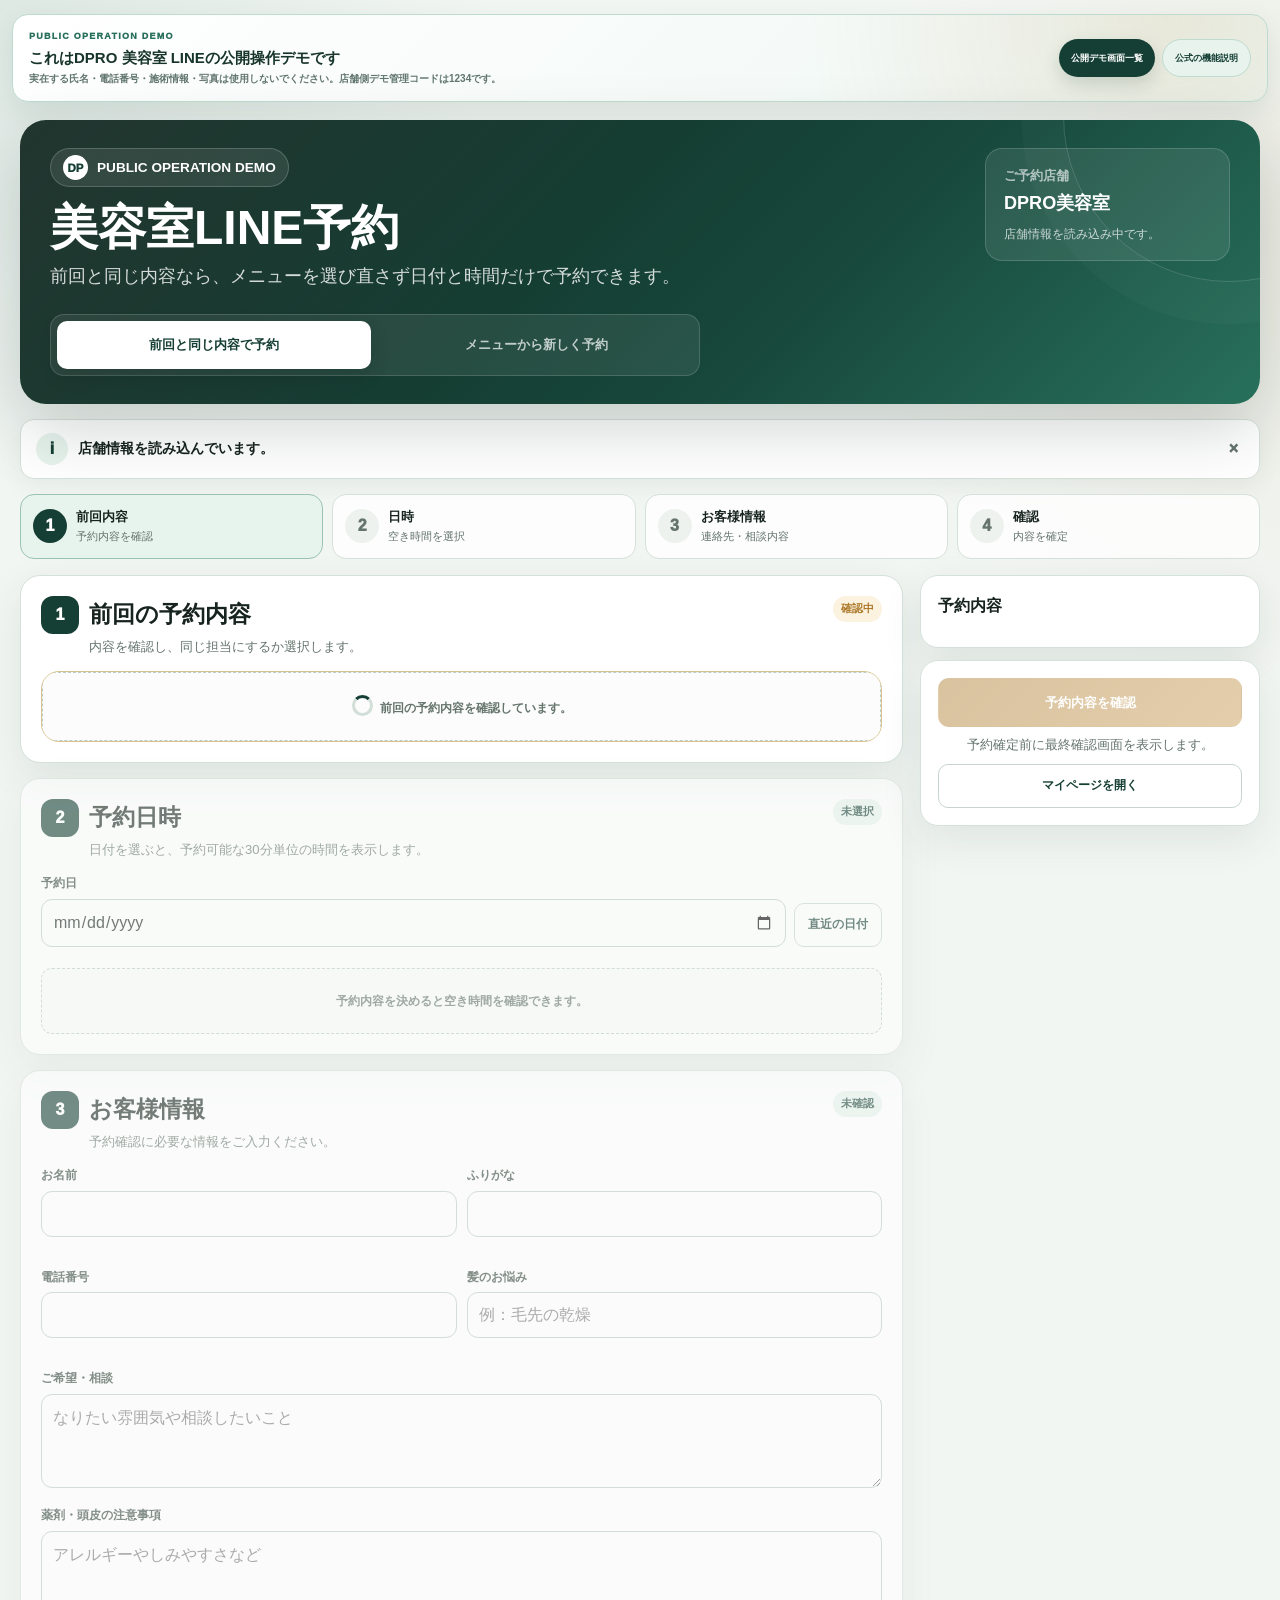
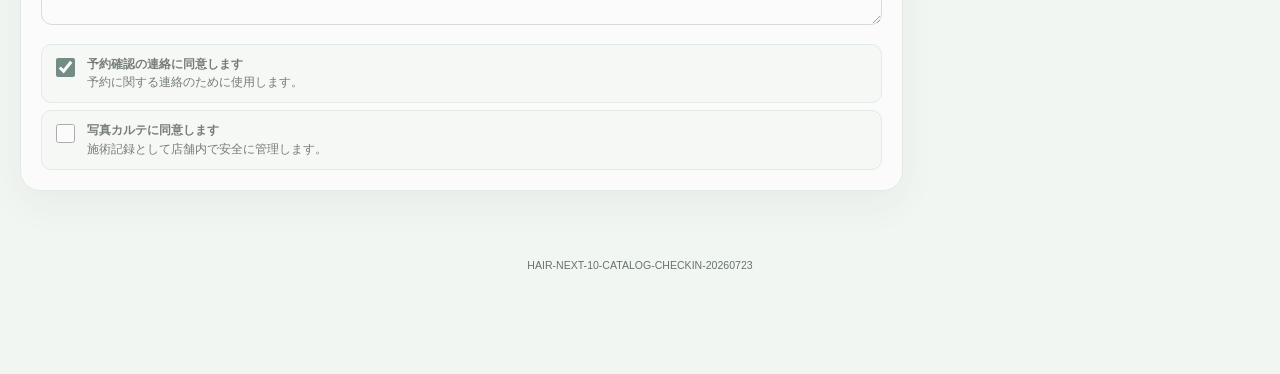
<file: index.html>
<!doctype html>
<html lang="ja">
<head>
<meta charset="utf-8">
<meta name="viewport" content="width=device-width,initial-scale=1,viewport-fit=cover">
<meta name="theme-color" content="#153f34">
<title>DPRO美容室｜LINE予約・メニュー・来店受付｜公開操作デモ</title>
<meta name="description" content="DPRO美容室のLINE予約、写真付きメニューカタログ、QR来店受付。前回と同じ内容の再予約にも対応します。">
<style>
:root{
  --bg:#f2f6f3;--surface:#fff;--soft:#f8faf8;--ink:#17231e;--muted:#65746d;--line:#d5e1db;
  --brand:#153f34;--brand2:#28705b;--brandSoft:#e7f3ed;--gold:#ad7a2c;--gold2:#c49447;--goldSoft:#fbf2df;
  --ok:#176b43;--okSoft:#e9f7ef;--warn:#936000;--warnSoft:#fff5df;--err:#b42318;--errSoft:#fff0ee;
  --shadow:0 14px 42px rgba(18,56,43,.09);--strong:0 24px 68px rgba(8,34,25,.19);--radius:20px;--max:1240px;
}
*{box-sizing:border-box}html{font-size:16px;scroll-behavior:smooth}body{margin:0;min-height:100vh;background:radial-gradient(circle at 0 0,rgba(40,112,91,.10),transparent 31rem),radial-gradient(circle at 100% 12%,rgba(173,122,44,.08),transparent 28rem),var(--bg);color:var(--ink);font-family:-apple-system,BlinkMacSystemFont,"Segoe UI","Hiragino Sans","Yu Gothic UI","Yu Gothic",Meiryo,sans-serif;line-height:1.62;-webkit-font-smoothing:antialiased;padding-bottom:calc(80px + env(safe-area-inset-bottom))}
body.locked{overflow:hidden}button,input,select,textarea{font:inherit}button{color:inherit}a{color:inherit}[hidden]{display:none!important}
.shell{width:min(calc(100% - 28px),var(--max));margin:auto;padding:18px 0 46px}
.hero{position:relative;overflow:hidden;padding:28px 30px;border-radius:26px;background:linear-gradient(135deg,rgba(255,255,255,.07),transparent 44%),linear-gradient(135deg,#11261f,#17483b 63%,#28705b);color:#fff;box-shadow:var(--strong)}
.hero:before{content:"";position:absolute;width:330px;height:330px;right:-135px;top:-170px;border:1px solid rgba(255,255,255,.15);border-radius:50%;box-shadow:0 0 0 42px rgba(255,255,255,.025)}
.hero__row{position:relative;z-index:1;display:flex;justify-content:space-between;align-items:flex-start;gap:22px;flex-wrap:wrap}.brand{display:inline-flex;align-items:center;gap:9px;min-height:38px;padding:6px 12px;border:1px solid rgba(255,255,255,.18);border-radius:999px;background:rgba(255,255,255,.09);font-size:.85rem;font-weight:900}.brand__icon{display:grid;place-items:center;width:25px;height:25px;border-radius:50%;background:#fff;color:var(--brand);font-size:.72rem;font-weight:950}
.hero h1{margin:13px 0 6px;font-size:clamp(1.8rem,5vw,3rem);line-height:1.17}.hero__lead{margin:0;max-width:740px;color:rgba(255,255,255,.82);font-size:clamp(.98rem,2vw,1.13rem)}.shop{min-width:245px;padding:16px 18px;border:1px solid rgba(255,255,255,.16);border-radius:17px;background:rgba(255,255,255,.09)}.shop small{display:block;color:rgba(255,255,255,.63);font-weight:850}.shop b{display:block;margin-top:2px;font-size:1.13rem}.shop span{display:block;margin-top:6px;color:rgba(255,255,255,.75);font-size:.78rem}
.mode-switch{position:relative;z-index:1;display:grid;grid-template-columns:1fr 1fr;gap:8px;max-width:650px;margin-top:22px;padding:6px;border:1px solid rgba(255,255,255,.15);border-radius:14px;background:rgba(255,255,255,.08)}.mode-button{min-height:48px;border:0;border-radius:10px;background:transparent;color:rgba(255,255,255,.72);cursor:pointer;font-size:.82rem;font-weight:950}.mode-button[aria-pressed=true]{background:#fff;color:var(--brand);box-shadow:0 7px 18px rgba(4,23,16,.17)}
.notice{display:grid;grid-template-columns:auto minmax(0,1fr) auto;gap:10px;align-items:center;margin:15px 0;padding:13px 15px;border:1px solid var(--line);border-radius:14px;background:#fff;box-shadow:0 8px 24px rgba(18,56,43,.05)}.notice[data-state=success]{border-color:#abd6bd;background:var(--okSoft)}.notice[data-state=warning]{border-color:#e2ca8c;background:var(--warnSoft)}.notice[data-state=error]{border-color:#e5afa8;background:var(--errSoft)}.notice__icon{display:grid;place-items:center;width:32px;height:32px;border-radius:50%;background:var(--brandSoft);color:var(--brand);font-weight:950}.notice__text{font-size:.86rem;font-weight:800}.notice__close{border:0;background:transparent;color:var(--muted);cursor:pointer;font-weight:950}
.stepper{display:grid;grid-template-columns:repeat(4,minmax(0,1fr));gap:9px;margin-bottom:16px}.step{display:grid;grid-template-columns:34px minmax(0,1fr);gap:9px;align-items:center;min-height:65px;padding:10px 12px;border:1px solid var(--line);border-radius:14px;background:rgba(255,255,255,.78)}.step[data-state=active]{border-color:#9ac3b2;background:var(--brandSoft)}.step[data-state=done]{border-color:#a7d2b9;background:var(--okSoft)}.step__num{display:grid;place-items:center;width:34px;height:34px;border-radius:50%;background:#edf2ef;color:var(--muted);font-weight:950}.step[data-state=active] .step__num{background:var(--brand);color:#fff}.step[data-state=done] .step__num{background:var(--ok);color:#fff}.step b{display:block;font-size:.79rem}.step small{display:block;color:var(--muted);font-size:.67rem}
.main{display:grid;grid-template-columns:minmax(0,1fr) 340px;gap:17px;align-items:start}.flow{display:grid;gap:15px}.card{padding:20px;border:1px solid var(--line);border-radius:var(--radius);background:#fff;box-shadow:var(--shadow);scroll-margin-top:12px}.card.disabled{opacity:.58}.card-head{display:flex;align-items:flex-start;justify-content:space-between;gap:13px;margin-bottom:14px}.card-title{display:flex;align-items:flex-start;gap:10px}.card-num{display:grid;place-items:center;flex:0 0 auto;width:38px;height:38px;border-radius:12px;background:var(--brand);color:#fff;font-weight:950}.card h2{margin:0;font-size:clamp(1.15rem,2.7vw,1.42rem)}.help{margin-top:3px;color:var(--muted);font-size:.82rem}.badge{display:inline-flex;align-items:center;min-height:26px;padding:3px 8px;border-radius:999px;background:var(--brandSoft);color:var(--brand);font-size:.67rem;font-weight:950}.badge.gold{background:var(--goldSoft);color:var(--gold)}.badge.ok{background:var(--okSoft);color:var(--ok)}
.rebook-card{overflow:hidden;border:1px solid #d8c38e;border-radius:18px;background:linear-gradient(135deg,#fffaf0,#fff 66%)}.rebook-top{display:flex;align-items:flex-start;justify-content:space-between;gap:12px;padding:18px}.rebook-eye{color:var(--gold);font-size:.68rem;font-weight:950;letter-spacing:.08em}.rebook-title{margin-top:3px;font-size:1.2rem;font-weight:950}.rebook-date{margin-top:3px;color:var(--muted);font-size:.76rem}.rebook-grid{display:grid;grid-template-columns:repeat(3,minmax(0,1fr));gap:8px;padding:0 18px 18px}.rebook-item{padding:10px;border:1px solid #eadcb9;border-radius:11px;background:rgba(255,255,255,.82)}.rebook-item small{display:block;color:var(--muted);font-size:.63rem;font-weight:850}.rebook-item b{display:block;margin-top:2px;font-size:.76rem;overflow-wrap:anywhere}.rebook-options{display:grid;grid-template-columns:1fr 1fr;gap:8px;padding:14px 18px;border-top:1px solid #eadfca;background:rgba(251,242,223,.55)}.choice{display:flex;align-items:center;gap:8px;min-height:45px;padding:8px 10px;border:1px solid #ddcfad;border-radius:10px;background:#fff;font-size:.75rem;font-weight:900}.choice input{width:19px;height:19px;accent-color:var(--brand)}
.categories{display:flex;gap:7px;overflow:auto;padding-bottom:3px}.category{flex:0 0 auto;min-height:37px;padding:6px 11px;border:1px solid var(--line);border-radius:999px;background:#fff;color:var(--muted);cursor:pointer;font-size:.71rem;font-weight:900}.category[aria-pressed=true]{border-color:var(--brand);background:var(--brand);color:#fff}
.menu-grid{display:grid;grid-template-columns:repeat(2,minmax(0,1fr));gap:9px;margin-top:11px}.menu{display:grid;grid-template-columns:minmax(0,1fr) auto;gap:9px;min-height:118px;padding:13px;border:1px solid var(--line);border-radius:14px;background:#fff;cursor:pointer;text-align:left}.menu:hover{border-color:#a9c7ba}.menu[aria-pressed=true]{border-color:var(--brand2);background:var(--brandSoft);box-shadow:0 0 0 3px rgba(40,112,91,.08)}.menu__name{font-weight:950}.menu__desc{margin-top:4px;color:var(--muted);font-size:.7rem}.menu__meta{margin-top:8px;color:var(--brand);font-size:.7rem;font-weight:900}.menu__check{display:grid;place-items:center;width:26px;height:26px;border:1px solid var(--line);border-radius:50%;background:#fff;color:transparent;font-weight:950}.menu[aria-pressed=true] .menu__check{border-color:var(--brand);background:var(--brand);color:#fff}
.staff-choice{display:grid;grid-template-columns:repeat(2,minmax(0,1fr));gap:8px}.staff-choice button{min-height:58px;padding:9px;border:1px solid var(--line);border-radius:12px;background:#fff;cursor:pointer;text-align:left}.staff-choice button[aria-pressed=true]{border-color:var(--brand);background:var(--brandSoft)}.staff-choice b{display:block;font-size:.79rem}.staff-choice small{display:block;margin-top:2px;color:var(--muted);font-size:.66rem}.staff-list{display:grid;grid-template-columns:repeat(3,minmax(0,1fr));gap:8px;margin-top:10px}.staff{padding:10px;border:1px solid var(--line);border-radius:11px;background:#fff;cursor:pointer;text-align:left}.staff[aria-pressed=true]{border-color:var(--brand);background:var(--brandSoft)}.staff b{display:block;font-size:.76rem}.staff small{display:block;color:var(--muted);font-size:.65rem}
.date-tools{display:grid;grid-template-columns:minmax(0,1fr) auto;gap:8px;align-items:end}.label{display:block;margin-bottom:5px;color:#34443c;font-size:.76rem;font-weight:900}.input,.textarea,.select{width:100%;border:1px solid #bdccc5;border-radius:11px;background:#fff;color:var(--ink);outline:none}.input,.select{min-height:46px;padding:9px 11px}.textarea{min-height:94px;padding:10px 11px;resize:vertical}.input:focus,.textarea:focus,.select:focus{border-color:var(--brand2);box-shadow:0 0 0 4px rgba(40,112,91,.1)}.quick-dates{display:grid;grid-template-columns:repeat(7,minmax(0,1fr));gap:7px;margin-top:10px}.date-button{min-height:70px;padding:6px;border:1px solid var(--line);border-radius:11px;background:#fff;cursor:pointer;text-align:center}.date-button[aria-pressed=true]{border-color:var(--brand);background:var(--brand);color:#fff}.date-button small{display:block;color:var(--muted);font-size:.62rem}.date-button[aria-pressed=true] small{color:rgba(255,255,255,.72)}.date-button b{display:block;font-size:1rem}.slots{display:grid;grid-template-columns:repeat(6,minmax(0,1fr));gap:7px;margin-top:11px}.slot{min-height:44px;border:1px solid var(--line);border-radius:10px;background:#fff;cursor:pointer;font-size:.77rem;font-weight:900}.slot[aria-pressed=true]{border-color:var(--brand);background:var(--brand);color:#fff}.empty{padding:22px 12px;border:1px dashed #bdccc5;border-radius:11px;background:#fbfcfb;color:var(--muted);text-align:center;font-size:.78rem;font-weight:750}.loading:before{content:"";display:inline-block;width:15px;height:15px;margin-right:7px;border:3px solid #d2ded8;border-top-color:var(--brand);border-radius:50%;vertical-align:-4px;animation:spin .8s linear infinite}
.form-grid{display:grid;grid-template-columns:repeat(2,minmax(0,1fr));gap:10px}.full{grid-column:1/-1}.field-error{min-height:18px;margin-top:3px;color:var(--err);font-size:.69rem;font-weight:800}.consents{display:grid;gap:7px;margin-top:11px}.consent{display:flex;align-items:flex-start;gap:9px;padding:10px;border:1px solid var(--line);border-radius:10px;background:var(--soft);font-size:.73rem}.consent input{width:19px;height:19px;accent-color:var(--brand)}
.summary{position:sticky;top:12px;display:grid;gap:12px}.summary-card{padding:17px;border:1px solid var(--line);border-radius:18px;background:#fff;box-shadow:var(--shadow)}.summary-card h3{margin:0;font-size:1rem}.summary-list{display:grid;gap:8px;margin-top:11px}.summary-row{display:grid;grid-template-columns:92px minmax(0,1fr);gap:8px;padding-bottom:8px;border-bottom:1px solid #edf1ef}.summary-row:last-child{padding-bottom:0;border-bottom:0}.summary-row small{color:var(--muted);font-size:.68rem;font-weight:850}.summary-row b{font-size:.75rem;text-align:right;overflow-wrap:anywhere}.primary{display:inline-flex;align-items:center;justify-content:center;gap:7px;min-height:49px;padding:9px 15px;border:1px solid transparent;border-radius:11px;background:var(--brand);color:#fff;cursor:pointer;text-decoration:none;font-size:.82rem;font-weight:950}.primary:disabled{opacity:.45;cursor:not-allowed}.primary.gold{background:linear-gradient(135deg,var(--gold),var(--gold2))}.outline{display:inline-flex;align-items:center;justify-content:center;min-height:44px;padding:8px 13px;border:1px solid #c7d5ce;border-radius:10px;background:#fff;color:var(--brand);cursor:pointer;text-decoration:none;font-size:.76rem;font-weight:900}.wide{width:100%}
.mobile-bar{position:fixed;left:0;right:0;bottom:0;z-index:80;display:none;grid-template-columns:minmax(0,1fr) auto;gap:8px;padding:9px max(12px,env(safe-area-inset-right)) calc(9px + env(safe-area-inset-bottom)) max(12px,env(safe-area-inset-left));border-top:1px solid var(--line);background:rgba(255,255,255,.96);backdrop-filter:blur(12px);box-shadow:0 -12px 35px rgba(16,50,38,.12)}
.dialog{position:fixed;inset:0;z-index:200;display:grid;place-items:center;padding:16px;background:rgba(7,24,17,.68);backdrop-filter:blur(7px)}.dialog-card{width:min(100%,620px);max-height:92vh;overflow:auto;border-radius:22px;background:#fff;box-shadow:0 28px 80px rgba(7,24,17,.28)}.dialog-head{display:flex;align-items:flex-start;justify-content:space-between;gap:12px;padding:18px 20px;border-bottom:1px solid var(--line)}.dialog-head h2{margin:0}.dialog-body{padding:18px 20px}.close{display:grid;place-items:center;width:42px;height:42px;border:1px solid var(--line);border-radius:50%;background:#fff;cursor:pointer}.confirm-list{display:grid;gap:8px}.confirm-row{display:grid;grid-template-columns:110px minmax(0,1fr);gap:9px;padding:9px;border-radius:10px;background:var(--soft)}.confirm-row small{color:var(--muted);font-weight:850}.confirm-row b{text-align:right}.dialog-actions{display:flex;justify-content:flex-end;gap:8px;margin-top:15px;flex-wrap:wrap}.success{padding:18px;border:1px solid #add6bd;border-radius:14px;background:var(--okSoft);text-align:center}.success h3{margin:0}.copy-box{margin-top:12px;padding:12px;border:1px solid var(--line);border-radius:10px;background:#fff;text-align:left;white-space:pre-wrap;font-size:.77rem}
@keyframes spin{to{transform:rotate(360deg)}}
@media(max-width:980px){.main{grid-template-columns:1fr}.summary{position:static}.summary-card:first-child{display:none}.mobile-bar{display:grid}}
@media(max-width:720px){.shell{width:min(calc(100% - 20px),var(--max));padding-top:10px}.hero{padding:21px 19px;border-radius:21px}.shop{min-width:0;width:100%}.stepper{grid-template-columns:repeat(2,minmax(0,1fr))}.rebook-grid{grid-template-columns:1fr}.menu-grid,.form-grid{grid-template-columns:1fr}.staff-list{grid-template-columns:repeat(2,minmax(0,1fr))}.quick-dates{grid-template-columns:repeat(4,minmax(0,1fr))}.slots{grid-template-columns:repeat(3,minmax(0,1fr))}.full{grid-column:auto}}
@media(max-width:440px){.mode-switch,.staff-choice,.rebook-options{grid-template-columns:1fr}.quick-dates{grid-template-columns:repeat(3,minmax(0,1fr))}.summary-row{grid-template-columns:78px minmax(0,1fr)}}

.special-view{display:grid;gap:15px;margin-bottom:16px}.special-hero{padding:22px;border:1px solid var(--line);border-radius:20px;background:linear-gradient(135deg,#fff,#edf6f1);box-shadow:var(--shadow)}.special-hero h2{margin:0;font-size:clamp(1.45rem,4vw,2rem)}.special-hero p{margin:6px 0 0;color:var(--muted)}
.view-actions{display:flex;gap:8px;flex-wrap:wrap;margin-top:15px}.catalog-toolbar{display:flex;gap:7px;overflow:auto;padding-bottom:3px}.catalog-category{flex:0 0 auto;min-height:38px;padding:7px 12px;border:1px solid var(--line);border-radius:999px;background:#fff;color:var(--muted);cursor:pointer;font-size:.72rem;font-weight:900}.catalog-category[aria-pressed=true]{background:var(--brand);border-color:var(--brand);color:#fff}
.catalog-grid-next10{display:grid;grid-template-columns:repeat(3,minmax(0,1fr));gap:12px}.catalog-card-next10{overflow:hidden;border:1px solid var(--line);border-radius:17px;background:#fff;box-shadow:var(--shadow)}.catalog-image{display:grid;place-items:center;aspect-ratio:16/10;background:linear-gradient(135deg,#dbeae3,#fbf2df);color:var(--brand);font-size:.8rem;font-weight:950}.catalog-image img{width:100%;height:100%;object-fit:cover}.catalog-body{padding:14px}.catalog-kicker{color:var(--gold);font-size:.65rem;font-weight:950;letter-spacing:.07em}.catalog-name{margin-top:3px;font-size:1rem;font-weight:950}.catalog-desc{min-height:44px;margin-top:5px;color:var(--muted);font-size:.72rem}.catalog-meta{display:flex;justify-content:space-between;gap:8px;margin-top:10px;color:var(--brand);font-size:.72rem;font-weight:900}.catalog-actions{display:grid;grid-template-columns:1fr;gap:7px;margin-top:12px}
.checkin-shell{display:grid;grid-template-columns:minmax(0,1fr) minmax(280px,.75fr);gap:14px}.checkin-result{min-height:260px}.checkin-summary{display:grid;gap:9px}.checkin-row{display:grid;grid-template-columns:105px minmax(0,1fr);gap:8px;padding:10px;border-radius:10px;background:var(--soft)}.checkin-row small{color:var(--muted);font-weight:850}.checkin-row b{text-align:right;overflow-wrap:anywhere}.checkin-success{padding:18px;border:1px solid #abd6bd;border-radius:14px;background:var(--okSoft);text-align:center}.checkin-success h3{margin:0}.mini-note{padding:11px;border:1px solid #ead5a7;border-radius:11px;background:var(--goldSoft);color:#654a20;font-size:.74rem;font-weight:800}
@media(max-width:900px){.catalog-grid-next10{grid-template-columns:repeat(2,minmax(0,1fr))}.checkin-shell{grid-template-columns:1fr}}
@media(max-width:580px){.catalog-grid-next10{grid-template-columns:1fr}.catalog-desc{min-height:0}}


/* DPRO-SYSTEMS-10 HAIR OPERATION DEMO */
.hair-operation-demo-banner{
  width:min(1480px,calc(100% - 24px));
  margin:14px auto 0;
  padding:14px 16px;
  display:flex;
  align-items:center;
  justify-content:space-between;
  gap:16px;
  color:#17352b;
  border:1px solid #bedbd0;
  border-radius:16px;
  background:
    radial-gradient(circle at 92% 0,rgba(173,122,44,.13),transparent 31%),
    linear-gradient(135deg,#fff,#eef7f3);
  box-shadow:0 11px 28px rgba(21,63,52,.09);
  font-family:-apple-system,BlinkMacSystemFont,"Segoe UI","Hiragino Sans","Yu Gothic UI","Yu Gothic",Meiryo,sans-serif;
}
.hair-operation-demo-copy{min-width:0;display:flex;flex-direction:column}
.hair-operation-demo-copy small{color:#28705b;font-size:9px;font-weight:1000;letter-spacing:.14em}
.hair-operation-demo-copy strong{margin-top:3px;font-size:15px;line-height:1.45}
.hair-operation-demo-copy span{margin-top:3px;color:#61766e;font-size:10px;font-weight:760;line-height:1.6}
.hair-operation-demo-actions{flex:0 0 auto;display:flex;gap:7px;flex-wrap:wrap}
.hair-operation-demo-actions a{
  min-height:38px;display:inline-flex;align-items:center;justify-content:center;padding:7px 12px;
  color:#fff!important;border:0!important;border-radius:999px;background:#153f34!important;
  text-decoration:none!important;font-size:9px;font-weight:950;box-shadow:0 7px 17px rgba(21,63,52,.17)
}
.hair-operation-demo-actions a:last-child{color:#153f34!important;border:1px solid #bedbd0!important;background:#e8f3ee!important;box-shadow:none}
body.hair-operation-demo-page #sidebarVersion{font-size:0!important}
body.hair-operation-demo-page #sidebarVersion::after{content:"PUBLIC OPERATION DEMO";font-size:.66rem}
@media(min-width:881px){
  body.hair-operation-owner .hair-operation-demo-banner{
    width:calc(100% - var(--sidebar) - 24px);
    margin-left:calc(var(--sidebar) + 12px);
    margin-right:12px
  }
}
@media(max-width:700px){
  .hair-operation-demo-banner{align-items:flex-start;flex-direction:column}
  .hair-operation-demo-actions{width:100%;display:grid;grid-template-columns:1fr 1fr}
}
@media(max-width:410px){.hair-operation-demo-actions{grid-template-columns:1fr}}
@media print{.hair-operation-demo-banner{display:none!important}}
</style>

<meta name="robots" content="noindex,nofollow,noarchive">
<link rel="canonical" href="https://dpro-shop.com/systems/hair">
</head>
<body class="hair-operation-demo-page hair-operation-customer">
<section class="hair-operation-demo-banner" aria-label="公開操作デモの案内">
  <div class="hair-operation-demo-copy">
    <small>PUBLIC OPERATION DEMO</small>
    <strong>これはDPRO 美容室 LINEの公開操作デモです</strong>
    <span>実在する氏名・電話番号・施術情報・写真は使用しないでください。店舗側デモ管理コードは1234です。</span>
  </div>
  <div class="hair-operation-demo-actions">
    <a href="demo-guide.html">公開デモ画面一覧</a>
    <a href="https://dpro-shop.com/systems/hair">公式の機能説明</a>
  </div>
</section>

<main class="shell">
  <section class="hero">
    <div class="hero__row">
      <div><div class="brand"><span class="brand__icon">DP</span>PUBLIC OPERATION DEMO</div><h1>美容室LINE予約</h1><p class="hero__lead">前回と同じ内容なら、メニューを選び直さず日付と時間だけで予約できます。</p></div>
      <div class="shop"><small>ご予約店舗</small><b id="shopName">DPRO美容室</b><span id="shopMeta">店舗情報を読み込み中です。</span></div>
    </div>
    <div class="mode-switch" id="bookingModeSwitch">
      <button class="mode-button" id="rebookModeButton" type="button" aria-pressed="true">前回と同じ内容で予約</button>
      <button class="mode-button" id="newModeButton" type="button" aria-pressed="false">メニューから新しく予約</button>
    </div>
  </section>

  <div class="notice" id="notice" data-state="info"><span class="notice__icon" id="noticeIcon">i</span><span class="notice__text" id="noticeText">店舗情報を読み込んでいます。</span><button class="notice__close" id="noticeClose" type="button">×</button></div>


  <section class="special-view" id="catalogView" hidden>
    <div class="special-hero">
      <span class="badge gold">PUBLIC MENU CATALOG</span>
      <h2>美容室メニューカタログ</h2>
      <p id="catalogNotice">写真・料金・所要時間を確認し、そのままLINE予約へ進めます。</p>
      <div class="view-actions"><button class="outline" id="catalogToBooking" type="button">予約画面へ</button><a class="outline" id="catalogMemberLink" href="./member.html">マイページ</a></div>
    </div>
    <section class="card">
      <div class="card-head"><div><h2>公開メニュー</h2><div class="help" id="catalogCount">読み込み中です。</div></div></div>
      <div class="catalog-toolbar" id="catalogCategories"></div>
      <div class="catalog-grid-next10" id="catalogGrid" style="margin-top:13px"><div class="empty loading" style="grid-column:1/-1">メニューカタログを読み込んでいます。</div></div>
    </section>
  </section>

  <section class="special-view" id="checkinView" hidden>
    <div class="special-hero">
      <span class="badge gold">QR CHECK-IN</span>
      <h2>ご来店受付</h2>
      <p>予約番号と予約時の電話番号を入力すると、店内へ来店済みとして受付します。</p>
      <div class="view-actions"><button class="outline" id="checkinToBooking" type="button">予約画面へ</button><a class="outline" id="checkinMemberLink" href="./member.html">マイページ</a></div>
    </div>
    <div class="checkin-shell">
      <section class="card">
        <div class="card-head"><div><h2>1．予約を確認</h2><div class="help">予約完了時に表示された予約番号をご入力ください。</div></div><span class="badge" id="checkinBadge">未確認</span></div>
        <div class="form-grid">
          <div><label class="label" for="checkinReservationNo">予約番号</label><input class="input" id="checkinReservationNo" autocomplete="off" placeholder="例：HAIR-20260723-001"></div>
          <div><label class="label" for="checkinPhone">電話番号</label><input class="input" id="checkinPhone" type="tel" inputmode="tel" autocomplete="tel" placeholder="090-1234-5678"></div>
        </div>
        <div class="mini-note" style="margin-top:12px">受付後は、店舗のPC・iPad・スタッフ画面へ「来店済み」として即時反映されます。</div>
        <button class="primary wide" id="checkinLookupButton" type="button" style="margin-top:12px">予約を確認する</button>
      </section>
      <section class="card checkin-result">
        <div class="card-head"><div><h2>2．来店受付</h2><div class="help">予約内容を確認して受付してください。</div></div></div>
        <div id="checkinResult"><div class="empty">予約番号と電話番号を入力してください。</div></div>
      </section>
    </div>
  </section>

  <section class="stepper" id="bookingStepper">
    <div class="step" id="step1" data-state="active"><span class="step__num">1</span><span><b id="step1Label">前回内容</b><small>予約内容を確認</small></span></div>
    <div class="step" id="step2"><span class="step__num">2</span><span><b>日時</b><small>空き時間を選択</small></span></div>
    <div class="step" id="step3"><span class="step__num">3</span><span><b>お客様情報</b><small>連絡先・相談内容</small></span></div>
    <div class="step" id="step4"><span class="step__num">4</span><span><b>確認</b><small>内容を確定</small></span></div>
  </section>

  <section class="main" id="bookingMain">
    <div class="flow">
      <section class="card" id="serviceCard">
        <div class="card-head"><div class="card-title"><span class="card-num">1</span><div><h2 id="serviceTitle">前回の予約内容</h2><div class="help" id="serviceHelp">内容を確認し、同じ担当にするか選択します。</div></div></div><span class="badge gold" id="serviceBadge">確認中</span></div>

        <div id="rebookArea">
          <div class="rebook-card" id="rebookCard"><div class="empty loading">前回の予約内容を確認しています。</div></div>
        </div>

        <div id="newBookingArea" hidden>
          <div class="categories" id="categories"></div>
          <div class="menu-grid" id="menuGrid"><div class="empty loading" style="grid-column:1/-1">メニューを読み込んでいます。</div></div>
          <div style="margin-top:14px"><div class="label">担当者</div><div class="staff-choice"><button type="button" data-staff-mode="any" aria-pressed="true"><b>おまかせ</b><small>空いているスタッフが担当</small></button><button type="button" data-staff-mode="specific" aria-pressed="false"><b>担当者を指名</b><small>スタッフを選択</small></button></div><div class="staff-list" id="staffList" hidden></div></div>
        </div>
      </section>

      <section class="card disabled" id="dateCard">
        <div class="card-head"><div class="card-title"><span class="card-num">2</span><div><h2>予約日時</h2><div class="help">日付を選ぶと、予約可能な30分単位の時間を表示します。</div></div></div><span class="badge" id="dateBadge">未選択</span></div>
        <div class="date-tools"><div><label class="label" for="dateInput">予約日</label><input class="input" id="dateInput" type="date"></div><button class="outline" id="todayButton" type="button">直近の日付</button></div>
        <div class="quick-dates" id="quickDates"></div>
        <div class="slots" id="slotGrid"><div class="empty" style="grid-column:1/-1">予約内容を決めると空き時間を確認できます。</div></div>
      </section>

      <section class="card disabled" id="customerCard">
        <div class="card-head"><div class="card-title"><span class="card-num">3</span><div><h2>お客様情報</h2><div class="help" id="customerHelp">予約確認に必要な情報をご入力ください。</div></div></div><span class="badge" id="identityBadge">未確認</span></div>
        <div class="form-grid">
          <div><label class="label" for="fullName">お名前</label><input class="input" id="fullName" autocomplete="name"><div class="field-error" id="fullNameError"></div></div>
          <div><label class="label" for="fullNameKana">ふりがな</label><input class="input" id="fullNameKana"></div>
          <div><label class="label" for="phone">電話番号</label><input class="input" id="phone" type="tel" inputmode="tel" autocomplete="tel"><div class="field-error" id="phoneError"></div></div>
          <div><label class="label" for="hairConcern">髪のお悩み</label><input class="input" id="hairConcern" placeholder="例：毛先の乾燥"></div>
          <div class="full"><label class="label" for="customerRequest">ご希望・相談</label><textarea class="textarea" id="customerRequest" placeholder="なりたい雰囲気や相談したいこと"></textarea></div>
          <div class="full"><label class="label" for="allergyNotice">薬剤・頭皮の注意事項</label><textarea class="textarea" id="allergyNotice" placeholder="アレルギーやしみやすさなど"></textarea></div>
        </div>
        <div class="consents"><label class="consent"><input type="checkbox" id="consentContact" checked><span><b>予約確認の連絡に同意します</b><br>予約に関する連絡のために使用します。</span></label><label class="consent"><input type="checkbox" id="consentPhoto"><span><b>写真カルテに同意します</b><br>施術記録として店舗内で安全に管理します。</span></label></div>
      </section>
    </div>

    <aside class="summary">
      <div class="summary-card"><h3>予約内容</h3><div class="summary-list" id="summaryList"></div></div>
      <div class="summary-card"><button class="primary gold wide" id="confirmButton" type="button" disabled>予約内容を確認</button><div class="help" style="text-align:center;margin-top:7px">予約確定前に最終確認画面を表示します。</div><a class="outline wide" id="memberLink" href="./member.html" style="margin-top:9px">マイページを開く</a></div>
    </aside>
  </section>
</main>

<div class="mobile-bar" id="bookingMobileBar"><button class="primary gold" id="mobileConfirmButton" type="button" disabled>予約内容を確認</button><button class="outline" id="mobileSummaryButton" type="button">内容</button></div>

<div class="dialog" id="confirmDialog" hidden>
  <section class="dialog-card" role="dialog" aria-modal="true">
    <div class="dialog-head"><div><h2>予約内容の確認</h2><div class="help">内容をご確認のうえ、予約を確定してください。</div></div><button class="close" id="closeDialogButton" type="button">×</button></div>
    <div class="dialog-body">
      <div id="confirmView"><div class="confirm-list" id="confirmList"></div><div class="dialog-actions"><button class="outline" id="backButton" type="button">戻る</button><button class="primary gold" id="submitButton" type="button">この内容で予約する</button></div></div>
      <div id="successView" hidden><div class="success"><h3>ご予約を受け付けました</h3><p id="reservationNumber">予約番号を確認中です。</p><div class="copy-box" id="copyMessage"></div><div class="dialog-actions"><button class="outline" id="copyButton" type="button">確認文面をコピー</button><a class="primary" id="successMemberButton" href="./member.html">マイページ</a><button class="primary gold" id="newReservationButton" type="button">続けて予約</button></div></div></div>
    </div>
  </section>
</div>

<script src="./config.js?v=hair-next-10"></script>
<script>
(()=>{
"use strict";
const VERSION="HAIR-NEXT-10-CATALOG-CHECKIN-20260723";
const C=()=>window.DPRO_HAIR;
const $=(s,r=document)=>r.querySelector(s),$$=(s,r=document)=>[...r.querySelectorAll(s)];
const e=v=>C().utils.escapeHtml(v??"");
const P=new URLSearchParams(location.search);
const S={config:null,mode:"rebook",rebook:null,identity:null,category:"all",menu:null,staffMode:"any",staff:null,date:"",slot:null,availability:null,submitting:false,catalog:null,catalogCategory:"all",checkin:null,view:"booking"};
const el={notice:$("#notice"),noticeIcon:$("#noticeIcon"),noticeText:$("#noticeText"),shopName:$("#shopName"),shopMeta:$("#shopMeta"),rebookModeButton:$("#rebookModeButton"),newModeButton:$("#newModeButton"),serviceTitle:$("#serviceTitle"),serviceHelp:$("#serviceHelp"),serviceBadge:$("#serviceBadge"),rebookArea:$("#rebookArea"),rebookCard:$("#rebookCard"),newBookingArea:$("#newBookingArea"),categories:$("#categories"),menuGrid:$("#menuGrid"),staffList:$("#staffList"),dateCard:$("#dateCard"),dateInput:$("#dateInput"),dateBadge:$("#dateBadge"),quickDates:$("#quickDates"),slotGrid:$("#slotGrid"),customerCard:$("#customerCard"),identityBadge:$("#identityBadge"),customerHelp:$("#customerHelp"),fullName:$("#fullName"),fullNameKana:$("#fullNameKana"),phone:$("#phone"),hairConcern:$("#hairConcern"),customerRequest:$("#customerRequest"),allergyNotice:$("#allergyNotice"),consentContact:$("#consentContact"),consentPhoto:$("#consentPhoto"),summaryList:$("#summaryList"),confirmButton:$("#confirmButton"),mobileConfirmButton:$("#mobileConfirmButton"),confirmDialog:$("#confirmDialog"),confirmList:$("#confirmList"),submitButton:$("#submitButton"),successView:$("#successView"),confirmView:$("#confirmView"),reservationNumber:$("#reservationNumber"),copyMessage:$("#copyMessage"),successMemberButton:$("#successMemberButton"),memberLink:$("#memberLink"),bookingModeSwitch:$("#bookingModeSwitch"),bookingStepper:$("#bookingStepper"),bookingMain:$("#bookingMain"),bookingMobileBar:$("#bookingMobileBar"),catalogView:$("#catalogView"),catalogNotice:$("#catalogNotice"),catalogCategories:$("#catalogCategories"),catalogGrid:$("#catalogGrid"),catalogCount:$("#catalogCount"),checkinView:$("#checkinView"),checkinReservationNo:$("#checkinReservationNo"),checkinPhone:$("#checkinPhone"),checkinBadge:$("#checkinBadge"),checkinResult:$("#checkinResult")};
function notify(message,type="info"){const icons={info:"i",success:"✓",warning:"!",error:"×"};el.notice.hidden=false;el.notice.dataset.state=type;el.noticeIcon.textContent=icons[type]||"i";el.noticeText.textContent=message}
function identity(){const query={public_token:P.get("public_token")||"",phone:P.get("phone")||"",line_user_id:P.get("line_user_id")||"",customer_no:P.get("customer_no")||""};const clean=Object.fromEntries(Object.entries(query).filter(([,v])=>v));if(Object.keys(clean).length)return clean;return C().member.getIdentity()||{}}
function identityParams(){const id=S.identity||{};if(id.line_user_id)return{line_user_id:id.line_user_id};if(id.public_token)return{public_token:id.public_token};if(id.phone)return{phone:id.phone};if(el.phone.value)return{phone:el.phone.value};return{}}
function dateLabel(v){return v?C().utils.formatDate(v,{weekday:"short"}):"未選択"}
function reservationMenu(r){return r?.menu_set?.set_name||(r?.menu_names||[]).join("＋")||r?.menu?.menu_name||"前回メニュー"}
function reservationStaff(r){return r?.assigned_staff?.display_name||"おまかせ"}
function reservationPrice(r){return r?.total_price_yen??r?.menu_set?.price_yen??r?.menu?.price_yen}
function reservationMinutes(r){return r?.total_duration_minutes??r?.menu_set?.duration_minutes??r?.menu?.duration_minutes}
function canService(){if(S.mode==="rebook")return Boolean(S.rebook?.can_rebook&&S.rebook?.last_reservation);return Boolean(S.menu&&(S.staffMode==="any"||S.staff))}
function canDate(){return canService()}
function complete(){return canService()&&S.date&&S.slot&&el.fullName.value.trim()&&C().utils.isLikelyJapanesePhone(el.phone.value)&&el.consentContact.checked}
function setMode(mode){S.mode=mode==="new"?"new":"rebook";el.rebookModeButton.setAttribute("aria-pressed",S.mode==="rebook");el.newModeButton.setAttribute("aria-pressed",S.mode==="new");el.rebookArea.hidden=S.mode!=="rebook";el.newBookingArea.hidden=S.mode!=="new";el.serviceTitle.textContent=S.mode==="rebook"?"前回の予約内容":"予約メニュー";el.serviceHelp.textContent=S.mode==="rebook"?"内容を確認し、同じ担当にするか選択します。":"メニューと担当者を選択します。";$("#step1Label").textContent=S.mode==="rebook"?"前回内容":"メニュー";resetDate();renderAll();if(S.mode==="rebook"&&!S.rebook?.can_rebook)loadRebook()}
function resetDate(){S.date="";S.slot=null;S.availability=null;el.dateInput.value="";renderDates();renderSlots()}
function serviceQuery(){if(S.mode==="rebook"){const r=S.rebook?.last_reservation||{};const q={};if(r.menu_set_id)q.menu_set_id=r.menu_set_id;else if(r.items?.length)q.menu_ids=r.items.map(x=>x.menu_id);else if(r.menu_id)q.menu_id=r.menu_id;const same=Boolean($("#sameStaff")?.checked);if(same&&r.assigned_staff_id){q.staff_preference="specific";q.requested_staff_id=r.assigned_staff_id}else q.staff_preference="any";return q}const q={menu_id:S.menu?.id,staff_preference:S.staffMode};if(S.staffMode==="specific")q.requested_staff_id=S.staff?.id;return q}

function setPageView(view){
  S.view=view==="catalog"?"catalog":view==="checkin"?"checkin":"booking";
  const special=S.view!=="booking";
  el.bookingModeSwitch.hidden=special;
  el.bookingStepper.hidden=special;
  el.bookingMain.hidden=special;
  el.bookingMobileBar.hidden=special;
  el.catalogView.hidden=S.view!=="catalog";
  el.checkinView.hidden=S.view!=="checkin";
  const title=$(".hero h1"),lead=$(".hero__lead");
  if(S.view==="catalog"){title.textContent="美容室メニューカタログ";lead.textContent="写真・料金・所要時間を見ながら、予約したいメニューを選べます。"}
  else if(S.view==="checkin"){title.textContent="美容室ご来店受付";lead.textContent="店頭QRから、予約番号と電話番号でかんたんに来店受付できます。"}
  else{title.textContent="美容室LINE予約";lead.textContent="前回と同じ内容なら、メニューを選び直さず日付と時間だけで予約できます。"}
}
function catalogItemName(x){return x.menu_name||x.set_name||"メニュー"}
function catalogItemCode(x){return x.menu_code||x.set_code||""}
function catalogItemImage(x){return x.image_url||x.public_image_url||x.signed_url||""}
function catalogItemDuration(x){return Number(x.duration_minutes||0)}
function catalogItemPrice(x){return Number(x.price_yen||0)}
function renderPublicCatalog(){
  const data=S.catalog||{},categories=data.categories||[];
  el.catalogNotice.textContent=data.notice||"写真・料金・所要時間を確認し、そのままLINE予約へ進めます。";
  el.catalogCategories.innerHTML=[{id:"all",category_name:"すべて"},...categories].map(c=>`<button class="catalog-category" type="button" data-catalog-category="${e(c.id)}" aria-pressed="${S.catalogCategory===c.id}">${e(c.category_name)}</button>`).join("");
  const menus=(data.menus||[]).filter(x=>S.catalogCategory==="all"||x.category_id===S.catalogCategory);
  const sets=(data.menu_sets||[]).filter(x=>S.catalogCategory==="all");
  const rows=[...sets.map(x=>({...x,_set:true})),...menus];
  el.catalogCount.textContent=`${rows.length}件を表示`;
  el.catalogGrid.innerHTML=rows.length?rows.map(x=>{
    const image=catalogItemImage(x),name=catalogItemName(x),code=catalogItemCode(x);
    const params=x._set?{menu_set_id:x.id}:{menu_id:x.id};
    const href=C().utils.buildPageUrl("RESERVATION",{...params,line_user_id:P.get("line_user_id")||undefined,demo:P.get("demo")==="1"?"1":undefined,v:"hair-next-10"});
    return `<article class="catalog-card-next10"><div class="catalog-image">${image?`<img src="${e(image)}" alt="${e(x.image_alt_text||name)}" loading="lazy">`:"DPRO HAIR"}</div><div class="catalog-body"><div class="catalog-kicker">${e(x._set?"MENU SET":code||"SALON MENU")}</div><div class="catalog-name">${e(name)}</div><div class="catalog-desc">${e(x.short_description||x.description||"美容室メニュー")}</div><div class="catalog-meta"><span>${e(C().utils.minutesToLabel(catalogItemDuration(x)))}</span><span>${e(C().utils.yen(catalogItemPrice(x)))}</span></div><div class="catalog-actions"><a class="primary gold wide" href="${e(href)}">この内容で予約</a></div></div></article>`;
  }).join(""):'<div class="empty" style="grid-column:1/-1">公開中のメニューはありません。</div>';
}
async function loadPublicCatalog(){
  try{S.catalog=await C().api.publicCatalog();renderPublicCatalog();notify("公開メニューカタログを表示しました。","success")}
  catch(error){el.catalogGrid.innerHTML=`<div class="empty" style="grid-column:1/-1">${e(C().utils.errorMessage(error))}</div>`;notify(C().utils.errorMessage(error),"error")}
}
function checkinIdentity(){
  const reservationNo=el.checkinReservationNo.value.trim()||P.get("reservation_no")||"";
  const phone=el.checkinPhone.value.trim()||P.get("phone")||"";
  const publicToken=P.get("public_token")||"";
  return Object.fromEntries(Object.entries({reservation_no:reservationNo,phone,public_token:publicToken}).filter(([,v])=>v));
}
function renderCheckinResult(){
  const data=S.checkin;
  if(!data){el.checkinBadge.textContent="未確認";el.checkinResult.innerHTML='<div class="empty">予約番号と電話番号を入力してください。</div>';return}
  const r=data.reservation||{},c=data.customer||{},checked=Boolean(data.checked_in);
  el.checkinBadge.textContent=checked?"受付済み":"予約確認済み";
  el.checkinBadge.className=`badge ${checked?"ok":"gold"}`;
  if(checked){el.checkinResult.innerHTML=`<div class="checkin-success"><h3>来店受付済みです</h3><p>${e(c.full_name||"お客様")}様、受付でお待ちください。</p></div>`;return}
  const menu=reservationMenu(r),staff=reservationStaff(r);
  el.checkinResult.innerHTML=`<div class="checkin-summary"><div class="checkin-row"><small>お名前</small><b>${e(c.full_name||r.customer?.full_name||"お客様")}</b></div><div class="checkin-row"><small>予約日時</small><b>${e(C().utils.formatDateTime(r.start_at))}</b></div><div class="checkin-row"><small>メニュー</small><b>${e(menu)}</b></div><div class="checkin-row"><small>担当</small><b>${e(staff)}</b></div></div><button class="primary gold wide" id="checkinSubmitButton" type="button" style="margin-top:13px">来店受付する</button>`;
  $("#checkinSubmitButton").onclick=submitCheckin;
}
async function lookupCheckin(){
  const identity=checkinIdentity();
  if(!identity.reservation_no&&!identity.public_token){notify("予約番号を入力してください。","warning");return}
  if(!identity.public_token&&!C().utils.isLikelyJapanesePhone(identity.phone)){notify("予約時の電話番号を確認してください。","warning");return}
  const b=$("#checkinLookupButton"),old=b.textContent;b.disabled=true;b.textContent="確認中...";
  try{S.checkin=await C().api.checkinStatus(identity);renderCheckinResult();notify(S.checkin.checked_in?"すでに来店受付済みです。":"予約を確認しました。","success")}
  catch(error){S.checkin=null;renderCheckinResult();notify(C().utils.errorMessage(error),"error")}
  finally{b.disabled=false;b.textContent=old}
}
async function submitCheckin(){
  const b=$("#checkinSubmitButton");if(!b)return;const old=b.textContent;b.disabled=true;b.textContent="受付中...";
  try{const result=await C().api.checkin({...checkinIdentity(),checkin_method:"qr",device_info:{page:VERSION}});S.checkin={...result,checked_in:true};renderCheckinResult();notify(result.message||"来店受付が完了しました。","success")}
  catch(error){notify(C().utils.errorMessage(error),"error");b.disabled=false;b.textContent=old}
}
function openBookingView(){const u=new URL(location.href);u.searchParams.delete("view");u.searchParams.set("v","hair-next-10");location.href=u.toString()}

function renderRebook(){if(!S.rebook){el.rebookCard.innerHTML='<div class="empty loading">前回の予約内容を確認しています。</div>';el.serviceBadge.textContent="確認中";return}if(!S.rebook.can_rebook||!S.rebook.last_reservation){el.rebookCard.innerHTML='<div class="empty">前回の予約が見つかりません。下の「メニューから新しく予約」をご利用ください。</div>';el.serviceBadge.textContent="履歴なし";return}const r=S.rebook.last_reservation;el.serviceBadge.textContent="前回内容あり";el.rebookCard.innerHTML=`<div class="rebook-top"><div><div class="rebook-eye">LAST RESERVATION</div><div class="rebook-title">${e(reservationMenu(r))}</div><div class="rebook-date">${e(C().utils.formatDateTime(r.start_at,{weekday:true}))}</div></div><span class="badge gold">前回と同じ</span></div><div class="rebook-grid"><div class="rebook-item"><small>担当</small><b>${e(reservationStaff(r))}</b></div><div class="rebook-item"><small>所要時間</small><b>${e(C().utils.minutesToLabel(reservationMinutes(r)))}</b></div><div class="rebook-item"><small>料金目安</small><b>${e(C().utils.yen(reservationPrice(r)))}</b></div></div><div class="rebook-options"><label class="choice"><input type="radio" name="rebookStaff" id="sameStaff" value="same" ${r.assigned_staff_id?"checked":""}>前回と同じ担当</label><label class="choice"><input type="radio" name="rebookStaff" id="anyStaff" value="any" ${r.assigned_staff_id?"":"checked"}>担当はおまかせ</label></div>`;$$('input[name="rebookStaff"]').forEach(x=>x.onchange=()=>{resetDate();renderAll();notify("担当条件を変更しました。日付を選択してください。","success")})}
function renderCategories(){const cats=S.config?.categories||[];el.categories.innerHTML=[{id:"all",category_name:"すべて"},...cats].map(c=>`<button class="category" type="button" data-category="${e(c.id)}" aria-pressed="${S.category===c.id}">${e(c.category_name)}</button>`).join("")}
function renderMenus(){const menus=(S.config?.menus||[]).filter(m=>S.category==="all"||m.category_id===S.category);el.menuGrid.innerHTML=menus.length?menus.map(m=>`<button class="menu" type="button" data-menu="${e(m.id)}" aria-pressed="${S.menu?.id===m.id}"><span><span class="menu__name">${e(m.menu_name)}</span><span class="menu__desc">${e(m.description||"")}</span><span class="menu__meta">${e(C().utils.minutesToLabel(m.duration_minutes))} ／ ${e(C().utils.yen(m.price_yen))}</span></span><span class="menu__check">✓</span></button>`).join(""):'<div class="empty" style="grid-column:1/-1">該当するメニューはありません。</div>'}
function renderStaff(){const rows=(S.config?.staff||[]).filter(s=>Boolean(S.menu)&&(!s.menu_ids?.length||s.menu_ids.includes(S.menu.id)));el.staffList.hidden=S.staffMode!=="specific";el.staffList.innerHTML=rows.map(s=>`<button class="staff" type="button" data-staff="${e(s.id)}" aria-pressed="${S.staff?.id===s.id}"><b>${e(s.display_name)}</b><small>${e(s.description||s.role||"スタイリスト")}</small></button>`).join("")}
function quickDateRows(){const settings=S.config?.settings||{},start=C().utils.todayISO(),same=Boolean(settings.same_day_booking_enabled),max=Number(settings.booking_open_days||60),rows=[];for(let i=same?0:1;i<=max&&rows.length<14;i++){const d=C().utils.addDaysISO(start,i);const wd=new Date(d+"T12:00:00+09:00").getDay();const hours=(S.config?.business_hours||[]).find(x=>Number(x.weekday)===wd);const special=(S.config?.special_days||[]).find(x=>x.target_date===d);if(special?.is_closed||(!special&&hours?.is_closed))continue;rows.push(d)}return rows}
function renderDates(){const rows=quickDateRows();el.quickDates.innerHTML=rows.map(d=>{const dt=new Date(d+"T12:00:00+09:00");return`<button class="date-button" type="button" data-date="${d}" aria-pressed="${S.date===d}" ${canDate()?"":"disabled"}><small>${dt.getMonth()+1}月</small><b>${dt.getDate()}</b><small>${new Intl.DateTimeFormat("ja-JP",{weekday:"short"}).format(dt)}</small></button>`}).join("");el.dateCard.classList.toggle("disabled",!canDate());el.dateInput.disabled=!canDate();el.dateBadge.textContent=S.date?dateLabel(S.date):"未選択"}
function renderSlots(){if(!S.date){el.slotGrid.innerHTML=`<div class="empty" style="grid-column:1/-1">${canDate()?"日付を選択してください。":"予約内容を決めると空き時間を確認できます。"}</div>`;return}const rows=S.availability?.slots||[];if(!S.availability){el.slotGrid.innerHTML='<div class="empty loading" style="grid-column:1/-1">空き時間を確認しています。</div>';return}if(!rows.length){el.slotGrid.innerHTML=`<div class="empty" style="grid-column:1/-1">${e(S.availability.message||"予約できる時間がありません。")}</div>`;return}el.slotGrid.innerHTML=rows.map(x=>`<button class="slot" type="button" data-time="${e(x.time)}" aria-pressed="${S.slot?.time===x.time}">${e(x.time)}</button>`).join("")}
function renderCustomer(){const ready=Boolean(S.date&&S.slot);el.customerCard.classList.toggle("disabled",!ready);[el.fullName,el.fullNameKana,el.phone,el.hairConcern,el.customerRequest,el.allergyNotice,el.consentContact,el.consentPhoto].forEach(x=>x.disabled=!ready);el.identityBadge.textContent=S.identity?.line_user_id?"LINE会員":S.identity?.phone?"電話番号確認":"入力してください"}
function summaryRows(){let menu="未選択",staff="未選択",duration="—",price="—";if(S.mode==="rebook"&&S.rebook?.last_reservation){const r=S.rebook.last_reservation;menu=reservationMenu(r);staff=$("#sameStaff")?.checked?reservationStaff(r):"おまかせ";duration=C().utils.minutesToLabel(reservationMinutes(r));price=C().utils.yen(reservationPrice(r))}else if(S.menu){menu=S.menu.menu_name;staff=S.staffMode==="specific"?(S.staff?.display_name||"未選択"):"おまかせ";duration=C().utils.minutesToLabel(S.menu.duration_minutes);price=C().utils.yen(S.menu.price_yen)}return[["予約方法",S.mode==="rebook"?"前回と同じ":"新しい予約"],["メニュー",menu],["担当",staff],["日時",S.date&&S.slot?`${dateLabel(S.date)} ${S.slot.time}`:"未選択"],["所要時間",duration],["料金目安",price]]}
function renderSummary(){el.summaryList.innerHTML=summaryRows().map(([k,v])=>`<div class="summary-row"><small>${e(k)}</small><b>${e(v)}</b></div>`).join("");const ok=complete();el.confirmButton.disabled=!ok;el.mobileConfirmButton.disabled=!ok;const id=identityParams();el.memberLink.href=C().utils.buildPageUrl("MEMBER",{...id,demo:P.get("demo")==="1"?"1":undefined,v:"hair-next-10"})}
function renderSteps(){const s1=canService(),s2=Boolean(S.date&&S.slot),s3=complete();[["#step1",s1,true],["#step2",s2,s1],["#step3",s3,s2],["#step4",false,s3]].forEach(([id,done,active])=>$(id).dataset.state=done?"done":active?"active":"")}
function renderAll(){renderRebook();renderCategories();renderMenus();renderStaff();renderDates();renderSlots();renderCustomer();renderSummary();renderSteps()}
async function loadConfig(){S.config=await C().api.publicConfig();el.shopName.textContent=S.config.shop?.shop_name||"DPRO美容室";el.shopMeta.textContent=[S.config.shop?.phone?C().utils.formatPhone(S.config.shop.phone):"",S.config.shop?.address||""].filter(Boolean).join(" ／ ")||"LINE予約受付";const settings=S.config.settings||{};el.dateInput.min=settings.same_day_booking_enabled?C().utils.todayISO():C().utils.addDaysISO(C().utils.todayISO(),1);el.dateInput.max=C().utils.addDaysISO(C().utils.todayISO(),Number(settings.booking_open_days||60));renderAll()}
async function loadIdentity(){S.identity=identity();const id=S.identity;if(id&&Object.keys(id).length){try{const p=await C().api.memberProfile(id);const m=p.member||p.customer||{};el.fullName.value=m.full_name||"";el.fullNameKana.value=m.full_name_kana||"";el.phone.value=C().utils.formatPhone(m.phone||"");el.consentContact.checked=m.consent_contact!==false;el.consentPhoto.checked=Boolean(m.consent_photo);C().member.saveIdentity(id);notify(`${m.full_name||"お客様"}様の会員情報を読み込みました。`,"success")}catch(error){if(Number(error.status)!==404)notify(C().utils.errorMessage(error),"warning")}}}
async function loadRebook(){const id={...identityParams()};const reservationId=P.get("reservation_id");if(reservationId)id.reservation_id=reservationId;if(!Object.keys(id).length){S.rebook={can_rebook:false,last_reservation:null};renderAll();notify("前回予約の確認には、LINE会員情報または電話番号が必要です。","warning");return}try{S.rebook=await C().api.rebookOptions(id);if(S.rebook.customer){const m=S.rebook.customer;el.fullName.value=m.full_name||el.fullName.value;el.fullNameKana.value=m.full_name_kana||el.fullNameKana.value;el.phone.value=C().utils.formatPhone(m.phone||el.phone.value)}renderAll();if(S.rebook.can_rebook)notify("前回と同じ内容を読み込みました。日付と時間を選択してください。","success");else notify("前回予約が見つかりません。新しい予約をご利用ください。","warning")}catch(error){S.rebook={can_rebook:false,last_reservation:null};renderAll();notify(C().utils.errorMessage(error),"warning")}}
async function selectDate(date){if(!canDate())return;S.date=date;S.slot=null;S.availability=null;el.dateInput.value=date;renderAll();try{S.availability=await C().api.reservationOptions({date,...serviceQuery()});renderAll();notify((S.availability.slots||[]).length?`${dateLabel(date)}の空き時間を表示しました。`:S.availability.message||"空き時間がありません。",(S.availability.slots||[]).length?"success":"warning")}catch(error){S.availability={slots:[],message:C().utils.errorMessage(error)};renderAll();notify(C().utils.errorMessage(error),"error")}}
function validate(){ $("#fullNameError").textContent="";$("#phoneError").textContent="";let ok=true;if(!el.fullName.value.trim()){$("#fullNameError").textContent="お名前を入力してください。";ok=false}if(!C().utils.isLikelyJapanesePhone(el.phone.value)){$("#phoneError").textContent="電話番号を確認してください。";ok=false}if(!el.consentContact.checked){notify("予約確認の連絡への同意が必要です。","warning");ok=false}return ok&&complete()}
function confirmation(){return[...summaryRows(),["お名前",el.fullName.value.trim()],["電話番号",C().utils.formatPhone(el.phone.value)],["髪のお悩み",el.hairConcern.value.trim()||"なし"],["ご希望・相談",el.customerRequest.value.trim()||"なし"],["注意事項",el.allergyNotice.value.trim()||"なし"]]}
function openConfirm(){if(!validate())return;el.confirmList.innerHTML=confirmation().map(([k,v])=>`<div class="confirm-row"><small>${e(k)}</small><b>${e(v)}</b></div>`).join("");el.confirmView.hidden=false;el.successView.hidden=true;el.confirmDialog.hidden=false;document.body.classList.add("locked")}
function closeConfirm(){if(S.submitting)return;el.confirmDialog.hidden=true;document.body.classList.remove("locked")}
function customerBody(){return{full_name:el.fullName.value.trim(),full_name_kana:el.fullNameKana.value.trim(),phone:el.phone.value.trim(),line_user_id:S.identity?.line_user_id||undefined,hair_concern:el.hairConcern.value.trim(),customer_request:el.customerRequest.value.trim(),allergy_notice:el.allergyNotice.value.trim(),consent_contact:el.consentContact.checked,consent_photo:el.consentPhoto.checked,date:S.date,time:S.slot.time}}
async function submit(){if(S.submitting||!validate())return;S.submitting=true;const old=el.submitButton.textContent;el.submitButton.disabled=true;el.submitButton.textContent="予約を確定しています...";try{let result;if(S.mode==="rebook"){result=await C().api.rebook({...customerBody(),...identityParams(),reservation_id:S.rebook.last_reservation.id,same_staff:Boolean($("#sameStaff")?.checked)})}else{result=await C().api.createReservation({...customerBody(),menu_id:S.menu.id,staff_preference:S.staffMode,requested_staff_id:S.staffMode==="specific"?S.staff.id:undefined,source:"line"})}C().member.saveIdentity(S.identity?.line_user_id?{line_user_id:S.identity.line_user_id}:{phone:el.phone.value});el.confirmView.hidden=true;el.successView.hidden=false;el.reservationNumber.textContent=`予約番号：${result.reservation?.reservation_no||"受付済み"}`;el.copyMessage.textContent=result.copy_text||result.message||"ご予約を受け付けました。";const token=result.reservation?.public_token;el.successMemberButton.href=C().utils.buildPageUrl("MEMBER",{public_token:token||undefined,phone:token?undefined:el.phone.value,demo:P.get("demo")==="1"?"1":undefined,v:"hair-next-10"});notify(result.message||"ご予約を受け付けました。","success")}catch(error){notify(C().utils.errorMessage(error),"error");if(error.code==="SLOT_UNAVAILABLE"){closeConfirm();await selectDate(S.date)}}finally{S.submitting=false;el.submitButton.disabled=false;el.submitButton.textContent=old}}
function reset(){S.date="";S.slot=null;S.availability=null;el.confirmDialog.hidden=true;document.body.classList.remove("locked");renderAll();$("#serviceCard").scrollIntoView({behavior:"smooth"})}
function bind(){ $("#noticeClose").onclick=()=>el.notice.hidden=true;
$("#catalogToBooking").onclick=openBookingView;$("#checkinToBooking").onclick=openBookingView;
el.catalogCategories.onclick=ev=>{const b=ev.target.closest("[data-catalog-category]");if(!b)return;S.catalogCategory=b.dataset.catalogCategory;renderPublicCatalog()};
$("#checkinLookupButton").onclick=lookupCheckin;
el.rebookModeButton.onclick=()=>setMode("rebook");el.newModeButton.onclick=()=>setMode("new");el.categories.onclick=ev=>{const b=ev.target.closest("[data-category]");if(!b)return;S.category=b.dataset.category;renderAll()};el.menuGrid.onclick=ev=>{const b=ev.target.closest("[data-menu]");if(!b)return;S.menu=(S.config.menus||[]).find(x=>x.id===b.dataset.menu)||null;S.staff=null;resetDate();renderAll();notify(`${S.menu.menu_name}を選択しました。`,"success")};$$("[data-staff-mode]").forEach(b=>b.onclick=()=>{S.staffMode=b.dataset.staffMode;S.staff=null;$$("[data-staff-mode]").forEach(x=>x.setAttribute("aria-pressed",x===b));resetDate();renderAll()});el.staffList.onclick=ev=>{const b=ev.target.closest("[data-staff]");if(!b)return;S.staff=(S.config.staff||[]).find(x=>x.id===b.dataset.staff)||null;resetDate();renderAll()};el.dateInput.onchange=()=>el.dateInput.value&&selectDate(el.dateInput.value);$("#todayButton").onclick=()=>{const first=quickDateRows()[0];if(first)selectDate(first)};el.quickDates.onclick=ev=>{const b=ev.target.closest("[data-date]");if(b)selectDate(b.dataset.date)};el.slotGrid.onclick=ev=>{const b=ev.target.closest("[data-time]");if(!b)return;S.slot=(S.availability.slots||[]).find(x=>x.time===b.dataset.time)||null;renderAll();$("#customerCard").scrollIntoView({behavior:"smooth"})};[el.fullName,el.phone,el.fullNameKana,el.hairConcern,el.customerRequest,el.allergyNotice,el.consentContact,el.consentPhoto].forEach(x=>x.oninput=x.onchange=renderAll);el.confirmButton.onclick=openConfirm;el.mobileConfirmButton.onclick=openConfirm;$("#mobileSummaryButton").onclick=()=>$(".summary-card:last-child").scrollIntoView({behavior:"smooth"});$("#closeDialogButton").onclick=closeConfirm;$("#backButton").onclick=closeConfirm;el.confirmDialog.onclick=ev=>{if(ev.target===el.confirmDialog)closeConfirm()};el.submitButton.onclick=submit;$("#copyButton").onclick=()=>C().utils.copyText(el.copyMessage.textContent).then(()=>notify("確認文面をコピーしました。","success"));$("#newReservationButton").onclick=reset}
async function init(){if(!window.DPRO_HAIR){alert("共通設定を読み込めませんでした。");return}bind();const requestedView=P.get("view");setPageView(requestedView);notify("店舗情報を読み込んでいます。");await loadConfig();await loadIdentity();const memberParams={line_user_id:P.get("line_user_id")||undefined,phone:P.get("phone")||undefined,demo:P.get("demo")==="1"?"1":undefined,v:"hair-next-10"};$("#catalogMemberLink").href=C().utils.buildPageUrl("MEMBER",memberParams);$("#checkinMemberLink").href=C().utils.buildPageUrl("MEMBER",memberParams);el.checkinReservationNo.value=P.get("reservation_no")||"";el.checkinPhone.value=P.get("phone")||"";if(S.view==="catalog"){await loadPublicCatalog();return}if(S.view==="checkin"){if(P.get("public_token")||P.get("reservation_no"))await lookupCheckin();return}const requested=requestedView==="rebook"||P.get("rebook")==="1"||Boolean(P.get("reservation_id"));S.mode=requested?"rebook":"new";if(S.mode==="rebook")await loadRebook();const menuId=P.get("menu_id"),staffId=P.get("staff_id");if(menuId){S.mode="new";S.menu=(S.config.menus||[]).find(x=>x.id===menuId)||null;if(staffId){S.staffMode="specific";S.staff=(S.config.staff||[]).find(x=>x.id===staffId)||null}}setMode(S.mode);renderAll()}
if(document.readyState==="loading")document.addEventListener("DOMContentLoaded",init,{once:true});else init();
})();
</script>
<footer style="text-align:center;padding:20px;color:var(--muted);font-size:.66rem">HAIR-NEXT-10-CATALOG-CHECKIN-20260723</footer>
</body>
</html>
</file>
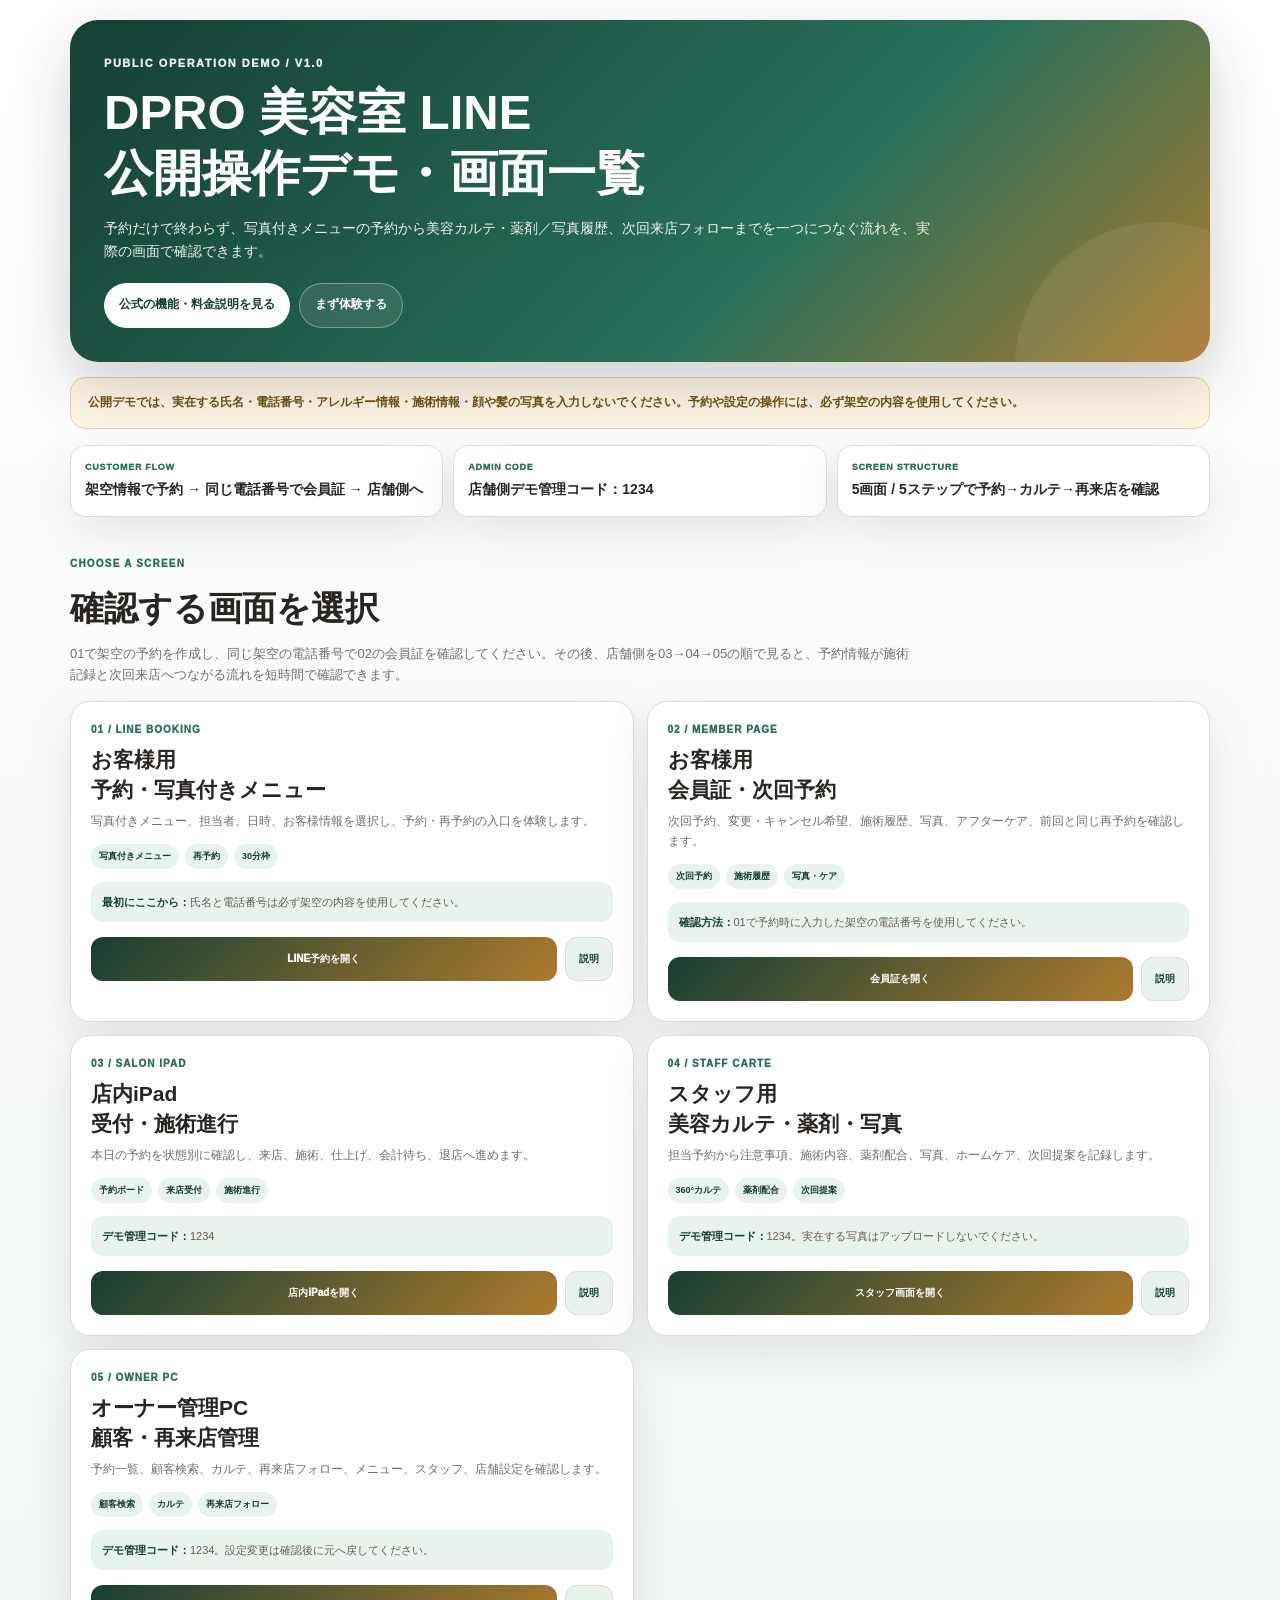
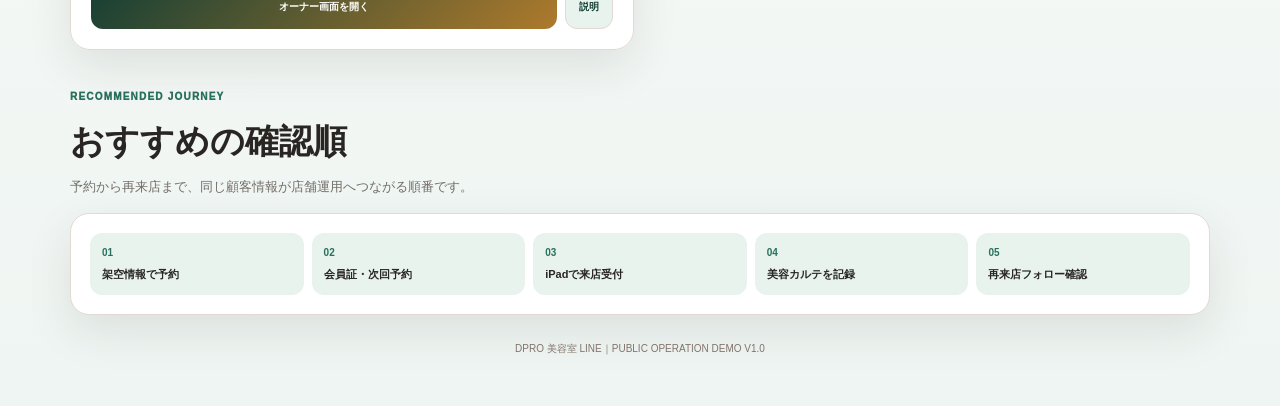
<file: demo-guide.html>
<!doctype html>
<!-- DPRO LIVE DEMO COMMON TEMPLATE V1.0 LOCK / HAIR -->
<html lang="ja">
<head>
<meta charset="utf-8">
<meta name="viewport" content="width=device-width,initial-scale=1,viewport-fit=cover">
<meta name="robots" content="noindex,nofollow,noarchive">
<link rel="canonical" href="https://dpro-shop.com/systems/hair">
<title>DPRO 美容室 LINE｜公開操作デモ・画面一覧 V1.0</title>
<style>
:root{
  --bg:#eff5f2;--card:#fff;--ink:#282522;--muted:#746d68;--line:#e2d9d2;
  --brand:#28705b;--deep:#153f34;--brand2:#ad7a2c;--soft:#e8f3ee;
  --shadow:0 16px 46px rgba(44,37,32,.10)
}
*{box-sizing:border-box}
html{background:var(--bg);scroll-behavior:smooth;overflow-x:hidden}
body{margin:0;min-height:100vh;color:var(--ink);font-family:-apple-system,BlinkMacSystemFont,"Segoe UI","Noto Sans JP","Yu Gothic UI",Meiryo,sans-serif;line-height:1.65;background:linear-gradient(180deg,#fff 0%,var(--bg) 100%);overflow-x:hidden}
a{color:inherit}.page{width:min(1140px,calc(100% - 24px));margin:0 auto;padding:20px 0 48px}
.hero{position:relative;overflow:hidden;padding:34px;border-radius:28px;color:#fff;background:linear-gradient(135deg,var(--deep),var(--brand) 63%,var(--brand2));box-shadow:0 23px 58px rgba(35,30,27,.20)}
.hero:after{content:"";position:absolute;right:-95px;bottom:-150px;width:290px;height:290px;border-radius:50%;background:rgba(255,255,255,.07)}
.kicker{position:relative;z-index:1;font-size:11px;font-weight:1000;letter-spacing:.14em;opacity:.9}
.hero h1{position:relative;z-index:1;margin:10px 0 0;font-size:clamp(28px,5vw,49px);line-height:1.24}
.hero p{position:relative;z-index:1;max-width:830px;margin:13px 0 0;font-size:14px;opacity:.93}
.hero-actions{position:relative;z-index:1;display:flex;gap:9px;flex-wrap:wrap;margin-top:20px}
.button{min-height:45px;display:inline-flex;align-items:center;justify-content:center;padding:9px 15px;border-radius:999px;text-decoration:none;font-size:12px;font-weight:950}
.button-light{color:var(--deep);background:#fff}.button-ghost{color:#fff;border:1px solid rgba(255,255,255,.35);background:rgba(255,255,255,.09)}
.notice{margin-top:15px;padding:15px 17px;border:1px solid #e5cda3;border-radius:15px;background:#fff5e5;color:#725013;font-size:12px;font-weight:760}
.demo-info{margin-top:16px;display:grid;grid-template-columns:repeat(3,minmax(0,1fr));gap:10px}
.demo-info>div{min-width:0;padding:14px;border:1px solid var(--line);border-radius:15px;background:rgba(255,255,255,.96);box-shadow:var(--shadow)}
.demo-info small{display:block;color:var(--brand);font-size:9px;font-weight:1000;letter-spacing:.08em}.demo-info strong{display:block;margin-top:4px;font-size:14px;overflow-wrap:anywhere}
.section-head{margin:32px 0 15px}.section-head small{color:var(--brand);font-size:10px;font-weight:1000;letter-spacing:.12em}.section-head h2{margin:5px 0 0;font-size:clamp(23px,4vw,34px)}.section-head p{max-width:840px;margin:7px 0 0;color:var(--muted);font-size:13px}
.grid{display:grid;grid-template-columns:repeat(2,minmax(0,1fr));gap:13px}
.card{min-width:0;padding:20px;border:1px solid var(--line);border-radius:20px;background:rgba(255,255,255,.98);box-shadow:var(--shadow)}
.card-number{color:var(--brand);font-size:10px;font-weight:1000;letter-spacing:.1em}.card h3{margin:7px 0 0;font-size:21px;line-height:1.4}.card p{margin:8px 0 0;color:var(--muted);font-size:12px;overflow-wrap:anywhere}
.pills{display:flex;gap:6px;flex-wrap:wrap;margin-top:12px}.pills span{padding:5px 8px;border-radius:999px;background:var(--soft);color:var(--deep);font-size:9px;font-weight:900}
.card-note{margin-top:13px;padding:11px;border-radius:12px;background:var(--soft);color:#675a54;font-size:11px;overflow-wrap:anywhere}.card-note b{color:var(--deep)}
.card-actions{display:grid;grid-template-columns:minmax(0,1fr) auto;gap:8px;margin-top:15px}
.open,.official{min-width:0;min-height:44px;display:flex;align-items:center;justify-content:center;padding:9px 13px;border-radius:12px;text-decoration:none;font-size:10px;font-weight:950;text-align:center}
.open{color:#fff;background:linear-gradient(135deg,var(--deep),var(--brand2))}.official{color:var(--deep);border:1px solid var(--line);background:var(--soft)}
.flow{margin-top:14px;padding:19px;border:1px solid var(--line);border-radius:19px;background:#fff;box-shadow:var(--shadow)}
.flow-grid{display:grid;grid-template-columns:repeat(var(--flow-cols,5),minmax(0,1fr));gap:8px}
.flow-step{min-width:0;padding:12px;border-radius:12px;background:var(--soft)}.flow-step b{display:block;color:var(--brand);font-size:10px}.flow-step strong{display:block;margin-top:4px;font-size:11px;overflow-wrap:anywhere}.flow-step.same{border:1px dashed #cdbfb6}
.footer{margin-top:26px;color:#82736c;font-size:10px;text-align:center}
@media(max-width:900px){.flow-grid{grid-template-columns:repeat(2,minmax(0,1fr))}}
@media(max-width:760px){.hero{padding:25px 20px}.demo-info,.grid,.flow-grid{grid-template-columns:1fr}.hero-actions{display:grid}.button{width:100%}}
@media(max-width:420px){.page{width:min(100% - 16px,1140px)}.card-actions{grid-template-columns:1fr}}
</style>
</head>
<body>
<main class="page">
<section class="hero">
  <div class="kicker">PUBLIC OPERATION DEMO / V1.0</div>
  <h1>DPRO 美容室 LINE<br>公開操作デモ・画面一覧</h1>
  <p>予約だけで終わらず、写真付きメニューの予約から美容カルテ・薬剤／写真履歴、次回来店フォローまでを一つにつなぐ流れを、実際の画面で確認できます。</p>
  <div class="hero-actions"><a class="button button-light" href="https://dpro-shop.com/systems/hair">公式の機能・料金説明を見る</a><a class="button button-ghost" href="index.html">まず体験する</a></div>
</section>
<div class="notice">公開デモでは、実在する氏名・電話番号・アレルギー情報・施術情報・顔や髪の写真を入力しないでください。予約や設定の操作には、必ず架空の内容を使用してください。</div>
<section class="demo-info" aria-label="デモ利用情報"><div><small>CUSTOMER FLOW</small><strong>架空情報で予約 → 同じ電話番号で会員証 → 店舗側へ</strong></div><div><small>ADMIN CODE</small><strong>店舗側デモ管理コード：1234</strong></div><div><small>SCREEN STRUCTURE</small><strong>5画面 / 5ステップで予約→カルテ→再来店を確認</strong></div></section>
<div class="section-head"><small>CHOOSE A SCREEN</small><h2>確認する画面を選択</h2><p>01で架空の予約を作成し、同じ架空の電話番号で02の会員証を確認してください。その後、店舗側を03→04→05の順で見ると、予約情報が施術記録と次回来店へつながる流れを短時間で確認できます。</p></div>
<section class="grid"><article class="card">
    <div class="card-number">01 / LINE BOOKING</div>
    <h3>お客様用<br>予約・写真付きメニュー</h3>
    <p>写真付きメニュー、担当者、日時、お客様情報を選択し、予約・再予約の入口を体験します。</p>
    <div class="pills"><span>写真付きメニュー</span><span>再予約</span><span>30分枠</span></div>
    <div class="card-note"><b>最初にここから：</b>氏名と電話番号は必ず架空の内容を使用してください。</div>
    <div class="card-actions"><a class="open" href="index.html">LINE予約を開く</a><a class="official" href="https://dpro-shop.com/systems/hair#flow">説明</a></div>
  </article><article class="card">
    <div class="card-number">02 / MEMBER PAGE</div>
    <h3>お客様用<br>会員証・次回予約</h3>
    <p>次回予約、変更・キャンセル希望、施術履歴、写真、アフターケア、前回と同じ再予約を確認します。</p>
    <div class="pills"><span>次回予約</span><span>施術履歴</span><span>写真・ケア</span></div>
    <div class="card-note"><b>確認方法：</b>01で予約時に入力した架空の電話番号を使用してください。</div>
    <div class="card-actions"><a class="open" href="member.html">会員証を開く</a><a class="official" href="https://dpro-shop.com/systems/hair#demo">説明</a></div>
  </article><article class="card">
    <div class="card-number">03 / SALON IPAD</div>
    <h3>店内iPad<br>受付・施術進行</h3>
    <p>本日の予約を状態別に確認し、来店、施術、仕上げ、会計待ち、退店へ進めます。</p>
    <div class="pills"><span>予約ボード</span><span>来店受付</span><span>施術進行</span></div>
    <div class="card-note"><b>デモ管理コード：</b>1234</div>
    <div class="card-actions"><a class="open" href="owner-ipad.html">店内iPadを開く</a><a class="official" href="https://dpro-shop.com/systems/hair#roles">説明</a></div>
  </article><article class="card">
    <div class="card-number">04 / STAFF CARTE</div>
    <h3>スタッフ用<br>美容カルテ・薬剤・写真</h3>
    <p>担当予約から注意事項、施術内容、薬剤配合、写真、ホームケア、次回提案を記録します。</p>
    <div class="pills"><span>360°カルテ</span><span>薬剤配合</span><span>次回提案</span></div>
    <div class="card-note"><b>デモ管理コード：</b>1234。実在する写真はアップロードしないでください。</div>
    <div class="card-actions"><a class="open" href="staff.html">スタッフ画面を開く</a><a class="official" href="https://dpro-shop.com/systems/hair#features">説明</a></div>
  </article><article class="card">
    <div class="card-number">05 / OWNER PC</div>
    <h3>オーナー管理PC<br>顧客・再来店管理</h3>
    <p>予約一覧、顧客検索、カルテ、再来店フォロー、メニュー、スタッフ、店舗設定を確認します。</p>
    <div class="pills"><span>顧客検索</span><span>カルテ</span><span>再来店フォロー</span></div>
    <div class="card-note"><b>デモ管理コード：</b>1234。設定変更は確認後に元へ戻してください。</div>
    <div class="card-actions"><a class="open" href="owner.html">オーナー画面を開く</a><a class="official" href="https://dpro-shop.com/systems/hair#safety">説明</a></div>
  </article></section>
<div class="section-head"><small>RECOMMENDED JOURNEY</small><h2>おすすめの確認順</h2><p>予約から再来店まで、同じ顧客情報が店舗運用へつながる順番です。</p></div>
<section class="flow"><div class="flow-grid" style="--flow-cols:5"><div class="flow-step"><b>01</b><strong>架空情報で予約</strong></div><div class="flow-step"><b>02</b><strong>会員証・次回予約</strong></div><div class="flow-step"><b>03</b><strong>iPadで来店受付</strong></div><div class="flow-step"><b>04</b><strong>美容カルテを記録</strong></div><div class="flow-step"><b>05</b><strong>再来店フォロー確認</strong></div></div></section>
<div class="footer">DPRO 美容室 LINE｜PUBLIC OPERATION DEMO V1.0</div>
</main>
</body>
</html>
</file>
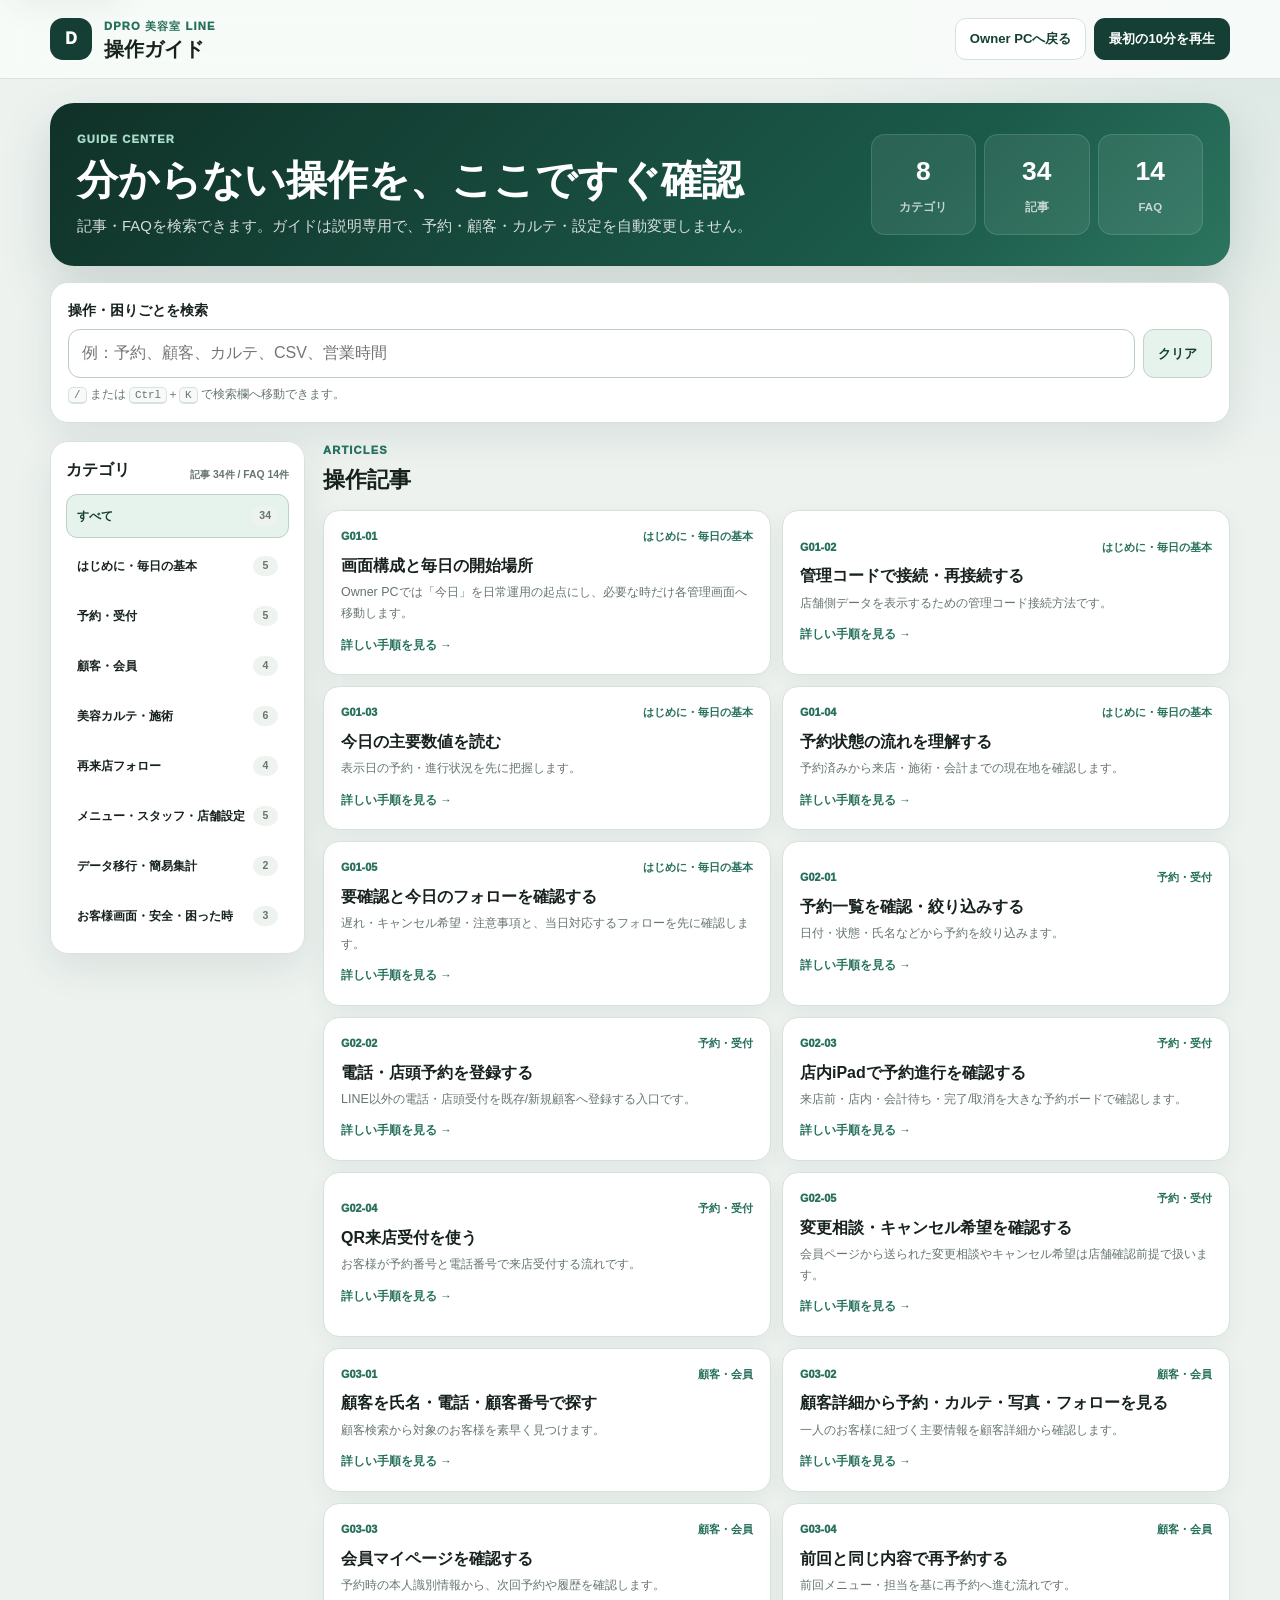
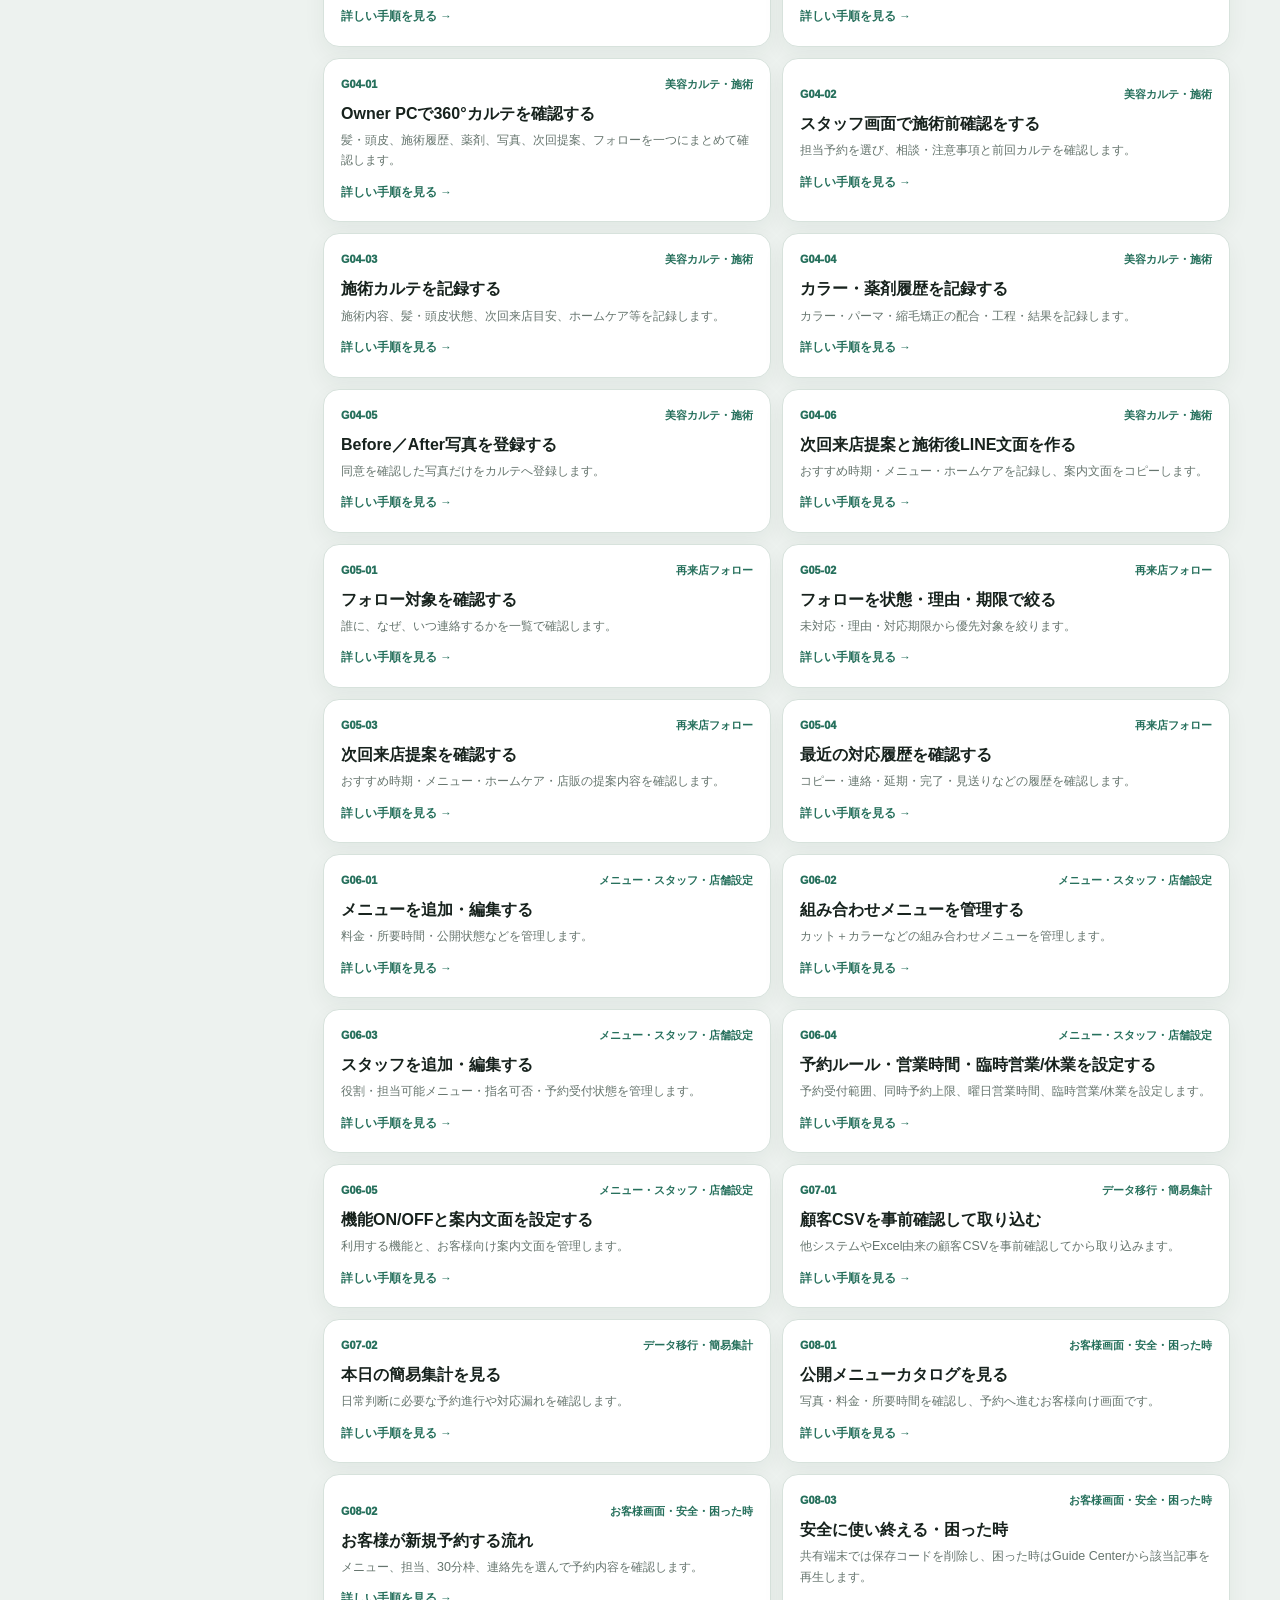
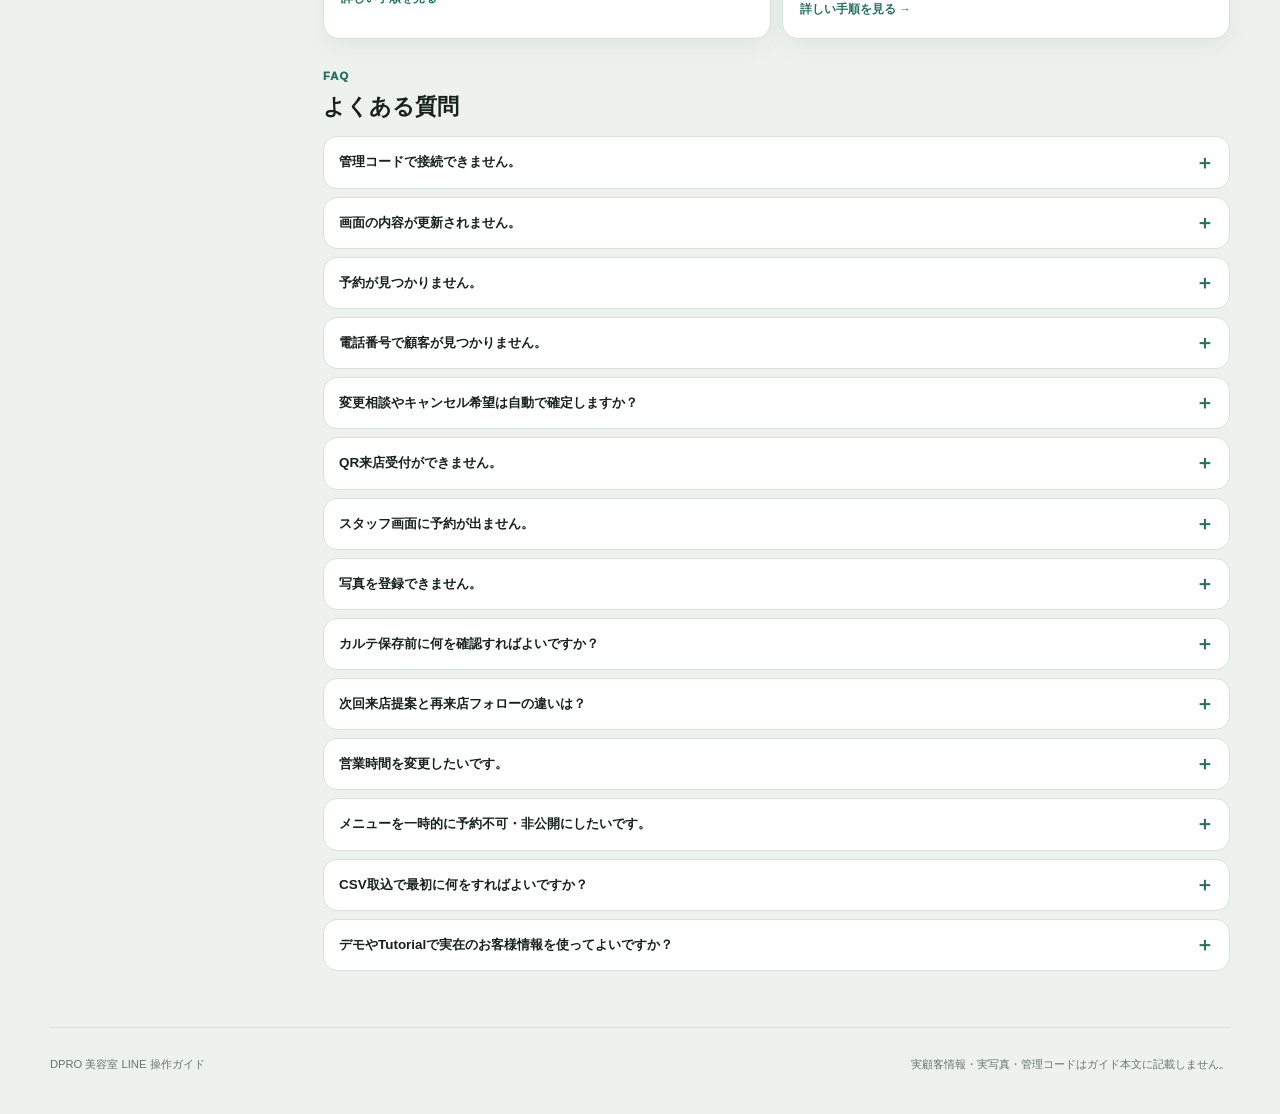
<file: guide-center.html>
<!doctype html>
<html lang="ja">
<head>
<meta charset="utf-8">
<meta name="viewport" content="width=device-width,initial-scale=1,viewport-fit=cover">
<meta name="theme-color" content="#153f34">
<meta name="description" content="DPRO 美容室 LINE 操作ガイド。予約・顧客・美容カルテ・再来店フォローなどを検索して確認できます。">
<title>DPRO 美容室 LINE｜操作ガイド</title>
<link rel="stylesheet" href="guide-center.css?v=20260822-r4">
<link rel="stylesheet" href="tutorial-first10.css?v=20260828-r3v11">
</head>
<body>
<a class="skip-link" href="#guideMain">本文へ移動</a>

<header class="guide-header">
  <div class="guide-header__inner">
    <div class="brand">
      <span class="brand__mark" aria-hidden="true">D</span>
      <div>
        <p class="eyebrow">DPRO 美容室 LINE</p>
        <h1>操作ガイド</h1>
      </div>
    </div>
    <nav class="header-actions" aria-label="ガイド操作">
      <a class="button button--ghost" href="owner.html">Owner PCへ戻る</a>
      <a class="button button--primary" id="replayFirst10" href="owner.html?tutorial=restart">最初の10分を再生</a>
    </nav>
  </div>
</header>

<main id="guideMain" class="guide-shell" tabindex="-1">
  <section class="guide-hero" aria-labelledby="guideHeroTitle">
    <div>
      <p class="eyebrow">GUIDE CENTER</p>
      <h2 id="guideHeroTitle">分からない操作を、ここですぐ確認</h2>
      <p>記事・FAQを検索できます。ガイドは説明専用で、予約・顧客・カルテ・設定を自動変更しません。</p>
    </div>
    <div class="guide-counts" aria-label="ガイド件数">
      <div><strong id="categoryCount">—</strong><span>カテゴリ</span></div>
      <div><strong id="articleCount">—</strong><span>記事</span></div>
      <div><strong id="faqCount">—</strong><span>FAQ</span></div>
    </div>
  </section>

  <section class="search-card" aria-label="操作ガイド検索">
    <label for="guideSearch">操作・困りごとを検索</label>
    <div class="search-row">
      <input id="guideSearch" type="search" autocomplete="off" placeholder="例：予約、顧客、カルテ、CSV、営業時間">
      <button id="clearSearch" type="button" class="button button--soft">クリア</button>
    </div>
    <p class="search-help"><kbd>/</kbd> または <kbd>Ctrl</kbd>＋<kbd>K</kbd> で検索欄へ移動できます。</p>
  </section>

  <div id="loadError" class="error-panel" role="alert" hidden></div>

  <section id="guideApp" class="guide-layout" aria-busy="true">
    <aside class="category-panel" aria-label="カテゴリ">
      <div class="category-panel__head">
        <h2>カテゴリ</h2>
        <span id="resultSummary" class="result-summary">読み込み中…</span>
      </div>
      <div id="categoryFilters" class="category-list"></div>
    </aside>

    <div class="guide-content">
      <section id="articleListSection" aria-labelledby="articleListTitle">
        <div class="section-head"><div><p class="eyebrow">ARTICLES</p><h2 id="articleListTitle" tabindex="-1">操作記事</h2></div></div>
        <div id="articleList" class="article-grid"></div>
        <div id="articleEmpty" class="empty-state" hidden>条件に一致する記事はありません。</div>
      </section>

      <section id="articleDetailSection" class="article-detail" aria-labelledby="articleDetailTitle" hidden>
        <button id="articleBack" type="button" class="back-button">← 記事一覧へ戻る</button>
        <div class="article-detail__head">
          <div><p id="articleDetailMeta" class="eyebrow"></p><h2 id="articleDetailTitle"></h2><p id="articleDetailSummary" class="article-detail__summary"></p></div>
          <span id="articleRole" class="role-badge"></span>
        </div>
        <ol id="articleSteps" class="step-list"></ol>
        <div id="articleCaution" class="caution" hidden></div>
        <div id="articleTargets" class="target-links"></div>
      </section>

      <section id="faqSection" class="faq-section" aria-labelledby="faqTitle">
        <div class="section-head"><div><p class="eyebrow">FAQ</p><h2 id="faqTitle">よくある質問</h2></div></div>
        <div id="faqList" class="faq-list"></div>
        <div id="faqEmpty" class="empty-state" hidden>条件に一致するFAQはありません。</div>
      </section>
    </div>
  </section>
</main>

<footer class="guide-footer"><p>DPRO 美容室 LINE 操作ガイド</p><p>実顧客情報・実写真・管理コードはガイド本文に記載しません。</p></footer>

<script src="guide-targets.js?v=20260822-r4"></script>
<script src="guide-center.js?v=20260822-r4"></script>
<script src="tutorial-first10.js?v=20260828-r3v11"></script>
</body>
</html>
</file>
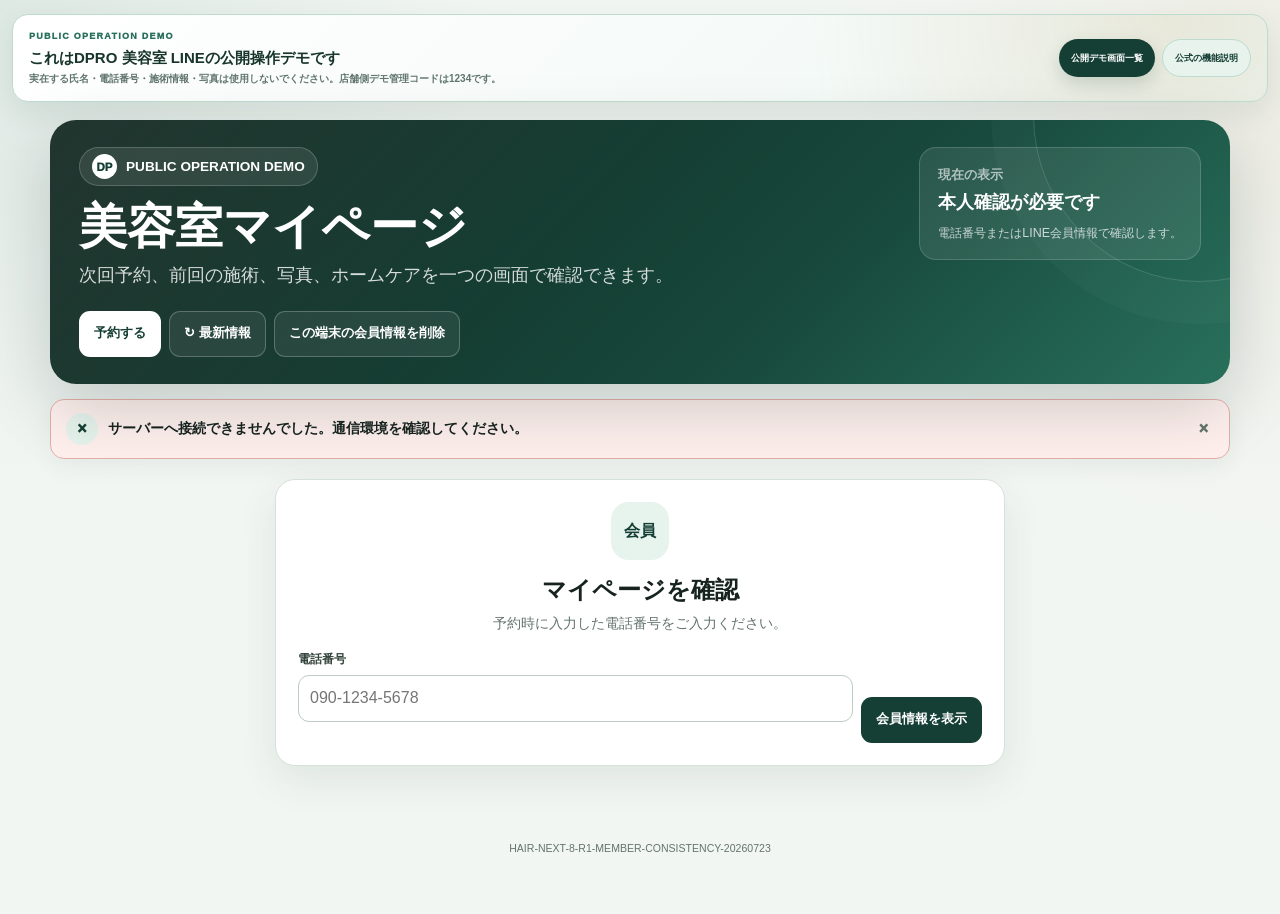
<file: member.html>
<!doctype html>
<html lang="ja">
<head>
<meta charset="utf-8">
<meta name="viewport" content="width=device-width,initial-scale=1,viewport-fit=cover">
<meta name="theme-color" content="#153f34">
<title>DPRO美容室｜会員証・マイページ｜公開操作デモ</title>
<meta name="description" content="DPRO美容室の会員証、次回予約、前回と同じ再予約、施術履歴、写真、アフターケアを確認できます。">
<style>
:root{
  --bg:#f2f6f3;--surface:#fff;--soft:#f8faf8;--ink:#17231e;--muted:#65746d;--line:#d5e1db;
  --brand:#153f34;--brand2:#28705b;--brandSoft:#e7f3ed;--gold:#ad7a2c;--gold2:#c49447;--goldSoft:#fbf2df;
  --ok:#176b43;--okSoft:#e9f7ef;--warn:#936000;--warnSoft:#fff5df;--err:#b42318;--errSoft:#fff0ee;
  --info:#245ca8;--infoSoft:#edf4ff;--shadow:0 14px 42px rgba(18,56,43,.09);--strong:0 24px 68px rgba(8,34,25,.19);--radius:20px;--max:1180px;
}
*{box-sizing:border-box}html{font-size:16px;scroll-behavior:smooth}body{margin:0;min-height:100vh;background:radial-gradient(circle at 0 0,rgba(40,112,91,.10),transparent 31rem),radial-gradient(circle at 100% 10%,rgba(173,122,44,.08),transparent 28rem),var(--bg);color:var(--ink);font-family:-apple-system,BlinkMacSystemFont,"Segoe UI","Hiragino Sans","Yu Gothic UI","Yu Gothic",Meiryo,sans-serif;line-height:1.62;-webkit-font-smoothing:antialiased;padding-bottom:env(safe-area-inset-bottom)}
body.locked{overflow:hidden}button,input,textarea{font:inherit}button{color:inherit}a{color:inherit}[hidden]{display:none!important}
.shell{width:min(calc(100% - 28px),var(--max));margin:auto;padding:18px 0 54px}
.hero{position:relative;overflow:hidden;padding:27px 29px;border-radius:26px;background:linear-gradient(135deg,rgba(255,255,255,.07),transparent 44%),linear-gradient(135deg,#11261f,#17483b 63%,#28705b);color:#fff;box-shadow:var(--strong)}
.hero:before{content:"";position:absolute;width:330px;height:330px;right:-135px;top:-170px;border:1px solid rgba(255,255,255,.15);border-radius:50%;box-shadow:0 0 0 42px rgba(255,255,255,.025)}
.hero__row{position:relative;z-index:1;display:flex;justify-content:space-between;align-items:flex-start;gap:22px;flex-wrap:wrap}.brand{display:inline-flex;align-items:center;gap:9px;min-height:38px;padding:6px 12px;border:1px solid rgba(255,255,255,.18);border-radius:999px;background:rgba(255,255,255,.09);font-size:.85rem;font-weight:900}.brand__icon{display:grid;place-items:center;width:25px;height:25px;border-radius:50%;background:#fff;color:var(--brand);font-size:.72rem;font-weight:950}.hero h1{margin:13px 0 6px;font-size:clamp(1.8rem,5vw,3rem);line-height:1.17}.hero__lead{margin:0;max-width:730px;color:rgba(255,255,255,.82);font-size:clamp(.98rem,2vw,1.13rem)}.hero-status{min-width:245px;padding:16px 18px;border:1px solid rgba(255,255,255,.16);border-radius:17px;background:rgba(255,255,255,.09)}.hero-status small{display:block;color:rgba(255,255,255,.63);font-weight:850}.hero-status b{display:block;margin-top:2px;font-size:1.12rem}.hero-status span{display:block;margin-top:6px;color:rgba(255,255,255,.75);font-size:.78rem}.hero-actions{position:relative;z-index:1;display:flex;gap:8px;flex-wrap:wrap;margin-top:20px}
.btn{display:inline-flex;align-items:center;justify-content:center;gap:7px;min-height:46px;padding:8px 14px;border:1px solid transparent;border-radius:11px;cursor:pointer;text-decoration:none;font-size:.8rem;font-weight:950}.btn.primary{background:var(--brand);color:#fff}.hero .btn.primary{background:#fff;color:var(--brand)}.btn.gold{background:linear-gradient(135deg,var(--gold),var(--gold2));color:#fff}.btn.soft{border-color:#c5d8ce;background:var(--brandSoft);color:var(--brand)}.btn.outline{border-color:#c7d5ce;background:#fff;color:var(--brand)}.hero .btn.outline{border-color:rgba(255,255,255,.23);background:rgba(255,255,255,.07);color:#fff}.btn.danger{border-color:#e4b2aa;background:#fff;color:var(--err)}.btn.small{min-height:36px;padding:5px 10px;font-size:.7rem}.btn.wide{width:100%}
.notice{display:grid;grid-template-columns:auto minmax(0,1fr) auto;gap:10px;align-items:center;margin:15px 0;padding:13px 15px;border:1px solid var(--line);border-radius:14px;background:#fff;box-shadow:0 8px 24px rgba(18,56,43,.05)}.notice[data-state=success]{border-color:#abd6bd;background:var(--okSoft)}.notice[data-state=warning]{border-color:#e2ca8c;background:var(--warnSoft)}.notice[data-state=error]{border-color:#e5afa8;background:var(--errSoft)}.notice__icon{display:grid;place-items:center;width:32px;height:32px;border-radius:50%;background:var(--brandSoft);color:var(--brand);font-weight:950}.notice__text{font-size:.86rem;font-weight:800}.notice__close{border:0;background:transparent;color:var(--muted);cursor:pointer;font-weight:950}
.lookup{max-width:730px;margin:20px auto 0;padding:22px;border:1px solid var(--line);border-radius:var(--radius);background:#fff;box-shadow:var(--shadow);text-align:center}.lookup-icon{display:grid;place-items:center;width:58px;height:58px;margin:auto;border-radius:18px;background:var(--brandSoft);color:var(--brand);font-weight:950}.lookup h2{margin:11px 0 3px}.lookup p{margin:0;color:var(--muted);font-size:.86rem}.lookup-form{display:grid;grid-template-columns:minmax(0,1fr) auto;gap:8px;align-items:end;margin-top:15px;text-align:left}.label{display:block;margin-bottom:5px;color:#34443c;font-size:.76rem;font-weight:900}.input,.textarea{width:100%;border:1px solid #bdccc5;border-radius:11px;background:#fff;color:var(--ink);outline:none}.input{min-height:47px;padding:9px 11px}.textarea{min-height:108px;padding:10px 11px;resize:vertical}.input:focus,.textarea:focus{border-color:var(--brand2);box-shadow:0 0 0 4px rgba(40,112,91,.1)}.field-error{min-height:18px;margin-top:3px;color:var(--err);font-size:.69rem;font-weight:800}
.member-grid{display:grid;grid-template-columns:minmax(0,1fr) 330px;gap:16px;align-items:start}.main{display:grid;gap:15px}.side{position:sticky;top:12px;display:grid;gap:12px}.card{padding:19px;border:1px solid var(--line);border-radius:var(--radius);background:#fff;box-shadow:var(--shadow)}.card-head{display:flex;align-items:flex-start;justify-content:space-between;gap:12px;margin-bottom:12px}.card h2,.card h3{margin:0}.card h2{font-size:1.22rem}.card h3{font-size:1rem}.help{margin-top:3px;color:var(--muted);font-size:.78rem}.badge{display:inline-flex;align-items:center;min-height:26px;padding:3px 8px;border-radius:999px;background:var(--brandSoft);color:var(--brand);font-size:.67rem;font-weight:950}.badge.gold{background:var(--goldSoft);color:var(--gold)}.badge.ok{background:var(--okSoft);color:var(--ok)}.badge.warn{background:var(--warnSoft);color:var(--warn)}.badge.err{background:var(--errSoft);color:var(--err)}
.member-card{overflow:hidden;padding:0}.member-card__top{padding:19px;background:linear-gradient(135deg,var(--brand),var(--brand2));color:#fff}.member-eye{color:rgba(255,255,255,.62);font-size:.67rem;font-weight:950;letter-spacing:.08em}.member-name{margin-top:4px;font-size:1.45rem;font-weight:950}.member-no{margin-top:3px;color:rgba(255,255,255,.75);font-size:.76rem}.member-stats{display:grid;grid-template-columns:repeat(3,minmax(0,1fr));gap:8px;padding:13px}.stat{padding:9px;border-radius:10px;background:var(--soft)}.stat small{display:block;color:var(--muted);font-size:.62rem;font-weight:850}.stat b{display:block;margin-top:2px;color:var(--brand);font-size:.77rem}
.next-card{overflow:hidden;border-color:#d9c48e;background:linear-gradient(135deg,#fffaf0,#fff 65%)}.next-eye{color:var(--gold);font-size:.68rem;font-weight:950;letter-spacing:.08em}.next-title{margin-top:3px;font-size:1.25rem;font-weight:950}.next-date{margin-top:5px;color:var(--brand);font-size:1.05rem;font-weight:950}.next-grid{display:grid;grid-template-columns:repeat(3,minmax(0,1fr));gap:8px;margin-top:13px}.next-item{padding:10px;border:1px solid #eadcb9;border-radius:10px;background:rgba(255,255,255,.8)}.next-item small{display:block;color:var(--muted);font-size:.62rem;font-weight:850}.next-item b{display:block;margin-top:2px;font-size:.74rem;overflow-wrap:anywhere}.next-actions{display:grid;grid-template-columns:minmax(0,1.4fr) minmax(0,1fr);gap:8px;margin-top:13px}
.res-list{display:grid;gap:9px}.reservation{padding:13px;border:1px solid var(--line);border-radius:13px;background:#fff}.reservation.cancel{border-color:#e1c47e;background:#fffaf0}.reservation-top{display:flex;align-items:flex-start;justify-content:space-between;gap:10px}.reservation-date{color:var(--brand);font-size:.86rem;font-weight:950}.reservation-name{margin-top:2px;font-weight:950}.reservation-meta{margin-top:3px;color:var(--muted);font-size:.7rem}.reservation-actions{display:flex;gap:7px;flex-wrap:wrap;margin-top:10px;padding-top:10px;border-top:1px solid #edf1ef}
.aftercare{display:grid;grid-template-columns:auto minmax(0,1fr);gap:12px;align-items:start}.avatar{display:grid;place-items:center;width:47px;height:47px;border-radius:14px;background:var(--brand);color:#fff;font-weight:950}.aftercare-staff{font-weight:950}.aftercare-date{color:var(--muted);font-size:.68rem}.care-box{margin-top:8px;padding:11px;border-radius:11px;background:var(--brandSoft);white-space:pre-wrap;font-size:.78rem}.product-box{margin-top:8px;padding:10px;border:1px solid #e4d2a5;border-radius:10px;background:var(--goldSoft);font-size:.75rem}
.album-grid{display:grid;grid-template-columns:repeat(2,minmax(0,1fr));gap:9px}.album{overflow:hidden;border:1px solid var(--line);border-radius:13px;background:#fff}.photos{display:grid;grid-template-columns:1fr 1fr;gap:2px;background:var(--line)}.photos.one{grid-template-columns:1fr}.photo{position:relative;background:#eef2ef}.photo img{display:block;width:100%;aspect-ratio:4/3;object-fit:cover}.photo span{position:absolute;left:7px;bottom:7px;padding:3px 7px;border-radius:999px;background:rgba(13,38,29,.76);color:#fff;font-size:.61rem;font-weight:900}.album-body{padding:10px}.album-date{color:var(--brand);font-size:.67rem;font-weight:900}.album-title{margin-top:2px;font-size:.79rem;font-weight:950}.album-meta{margin-top:2px;color:var(--muted);font-size:.65rem}
.timeline{display:grid;gap:0}.timeline-item{position:relative;padding:0 0 15px 25px}.timeline-item:before{content:"";position:absolute;left:7px;top:8px;bottom:-7px;width:2px;background:#d5e2db}.timeline-item:last-child:before{display:none}.timeline-item:after{content:"";position:absolute;left:2px;top:7px;width:12px;height:12px;border:3px solid #fff;border-radius:50%;background:var(--brand2);box-shadow:0 0 0 1px #b9d1c5}.timeline-body{padding:12px;border:1px solid var(--line);border-radius:12px;background:#fff}.timeline-date{color:var(--brand);font-size:.67rem;font-weight:900}.timeline-title{margin-top:2px;font-weight:950}.timeline-meta{margin-top:3px;color:var(--muted);font-size:.68rem}.timeline-care{margin-top:7px;padding:8px;border-radius:9px;background:var(--soft);font-size:.72rem;white-space:pre-wrap}.history-actions{display:flex;justify-content:flex-end;margin-top:8px}
.quick-menu{display:grid;grid-template-columns:1fr 1fr;gap:8px}.quick{display:grid;place-items:center;min-height:83px;padding:10px;border:1px solid var(--line);border-radius:12px;background:#fff;color:var(--brand);cursor:pointer;text-decoration:none;text-align:center;font-size:.73rem;font-weight:950}.quick span{display:block;margin-bottom:4px;font-size:1rem}.empty{padding:22px 12px;border:1px dashed #bdccc5;border-radius:11px;background:#fbfcfb;color:var(--muted);text-align:center;font-size:.78rem;font-weight:750}.lock{padding:13px;border:1px solid #dfc77f;border-radius:11px;background:var(--warnSoft);color:#76501c;font-size:.76rem}
.dialog{position:fixed;inset:0;z-index:200;display:grid;place-items:center;padding:16px;background:rgba(7,24,17,.68);backdrop-filter:blur(7px)}.dialog-card{width:min(100%,590px);max-height:92vh;overflow:auto;border-radius:22px;background:#fff;box-shadow:0 28px 80px rgba(7,24,17,.28)}.dialog-head{display:flex;align-items:flex-start;justify-content:space-between;gap:12px;padding:18px 20px;border-bottom:1px solid var(--line)}.dialog-head h2{margin:0}.dialog-body{padding:18px 20px}.close{display:grid;place-items:center;width:42px;height:42px;border:1px solid var(--line);border-radius:50%;background:#fff;cursor:pointer}.dialog-actions{display:flex;justify-content:flex-end;gap:8px;flex-wrap:wrap;margin-top:14px}.reservation-summary{padding:11px;border-radius:11px;background:var(--soft);font-size:.78rem}.copy-box{margin-top:10px;padding:11px;border:1px solid var(--line);border-radius:10px;background:var(--soft);white-space:pre-wrap;font-size:.76rem}
@media(max-width:920px){.member-grid{grid-template-columns:1fr}.side{position:static}.member-card{order:-1}}
@media(max-width:650px){.shell{width:min(calc(100% - 20px),var(--max));padding-top:10px}.hero{padding:21px 19px;border-radius:21px}.hero-status{min-width:0;width:100%}.lookup-form,.next-actions{grid-template-columns:1fr}.next-grid,.member-stats{grid-template-columns:1fr}.album-grid{grid-template-columns:1fr}.quick-menu{grid-template-columns:1fr 1fr}}

/* DPRO-SYSTEMS-10 HAIR OPERATION DEMO */
.hair-operation-demo-banner{
  width:min(1480px,calc(100% - 24px));
  margin:14px auto 0;
  padding:14px 16px;
  display:flex;
  align-items:center;
  justify-content:space-between;
  gap:16px;
  color:#17352b;
  border:1px solid #bedbd0;
  border-radius:16px;
  background:
    radial-gradient(circle at 92% 0,rgba(173,122,44,.13),transparent 31%),
    linear-gradient(135deg,#fff,#eef7f3);
  box-shadow:0 11px 28px rgba(21,63,52,.09);
  font-family:-apple-system,BlinkMacSystemFont,"Segoe UI","Hiragino Sans","Yu Gothic UI","Yu Gothic",Meiryo,sans-serif;
}
.hair-operation-demo-copy{min-width:0;display:flex;flex-direction:column}
.hair-operation-demo-copy small{color:#28705b;font-size:9px;font-weight:1000;letter-spacing:.14em}
.hair-operation-demo-copy strong{margin-top:3px;font-size:15px;line-height:1.45}
.hair-operation-demo-copy span{margin-top:3px;color:#61766e;font-size:10px;font-weight:760;line-height:1.6}
.hair-operation-demo-actions{flex:0 0 auto;display:flex;gap:7px;flex-wrap:wrap}
.hair-operation-demo-actions a{
  min-height:38px;display:inline-flex;align-items:center;justify-content:center;padding:7px 12px;
  color:#fff!important;border:0!important;border-radius:999px;background:#153f34!important;
  text-decoration:none!important;font-size:9px;font-weight:950;box-shadow:0 7px 17px rgba(21,63,52,.17)
}
.hair-operation-demo-actions a:last-child{color:#153f34!important;border:1px solid #bedbd0!important;background:#e8f3ee!important;box-shadow:none}
body.hair-operation-demo-page #sidebarVersion{font-size:0!important}
body.hair-operation-demo-page #sidebarVersion::after{content:"PUBLIC OPERATION DEMO";font-size:.66rem}
@media(min-width:881px){
  body.hair-operation-owner .hair-operation-demo-banner{
    width:calc(100% - var(--sidebar) - 24px);
    margin-left:calc(var(--sidebar) + 12px);
    margin-right:12px
  }
}
@media(max-width:700px){
  .hair-operation-demo-banner{align-items:flex-start;flex-direction:column}
  .hair-operation-demo-actions{width:100%;display:grid;grid-template-columns:1fr 1fr}
}
@media(max-width:410px){.hair-operation-demo-actions{grid-template-columns:1fr}}
@media print{.hair-operation-demo-banner{display:none!important}}
</style>

<meta name="robots" content="noindex,nofollow,noarchive">
<link rel="canonical" href="https://dpro-shop.com/systems/hair">
</head>
<body class="hair-operation-demo-page hair-operation-member">
<section class="hair-operation-demo-banner" aria-label="公開操作デモの案内">
  <div class="hair-operation-demo-copy">
    <small>PUBLIC OPERATION DEMO</small>
    <strong>これはDPRO 美容室 LINEの公開操作デモです</strong>
    <span>実在する氏名・電話番号・施術情報・写真は使用しないでください。店舗側デモ管理コードは1234です。</span>
  </div>
  <div class="hair-operation-demo-actions">
    <a href="demo-guide.html">公開デモ画面一覧</a>
    <a href="https://dpro-shop.com/systems/hair">公式の機能説明</a>
  </div>
</section>

<main class="shell">
  <section class="hero">
    <div class="hero__row">
      <div><div class="brand"><span class="brand__icon">DP</span>PUBLIC OPERATION DEMO</div><h1>美容室マイページ</h1><p class="hero__lead">次回予約、前回の施術、写真、ホームケアを一つの画面で確認できます。</p></div>
      <div class="hero-status"><small>現在の表示</small><b id="heroName">会員情報を確認中</b><span id="heroMeta">安全に情報を読み込んでいます。</span></div>
    </div>
    <div class="hero-actions"><a class="btn primary" id="heroReserveButton" href="./index.html">予約する</a><button class="btn outline" id="refreshButton" type="button">↻ 最新情報</button><button class="btn outline" id="forgetButton" type="button">この端末の会員情報を削除</button></div>
  </section>

  <div class="notice" id="notice" data-state="info"><span class="notice__icon" id="noticeIcon">i</span><span class="notice__text" id="noticeText">会員情報を読み込んでいます。</span><button class="notice__close" id="noticeClose" type="button">×</button></div>

  <section class="lookup" id="lookupSection" hidden>
    <div class="lookup-icon">会員</div><h2>マイページを確認</h2><p>予約時に入力した電話番号をご入力ください。</p>
    <div class="lookup-form"><div><label class="label" for="lookupPhone">電話番号</label><input class="input" id="lookupPhone" type="tel" inputmode="tel" autocomplete="tel" placeholder="090-1234-5678"><div class="field-error" id="lookupError"></div></div><button class="btn primary" id="lookupButton" type="button">会員情報を表示</button></div>
  </section>

  <section class="member-grid" id="memberArea" hidden>
    <div class="main">
      <section class="card next-card">
        <div class="next-eye">NEXT VISIT</div><div class="next-title" id="nextTitle">おすすめの来店時期</div><div class="next-date" id="nextDate">確認中です。</div>
        <div class="next-grid"><div class="next-item"><small>前回メニュー</small><b id="lastMenu">—</b></div><div class="next-item"><small>前回担当</small><b id="lastStaff">—</b></div><div class="next-item"><small>前回来店</small><b id="lastDate">—</b></div></div>
        <div class="next-actions"><a class="btn gold wide" id="rebookButton" href="./index.html?view=rebook">前回と同じ内容で予約</a><a class="btn outline wide" id="newReserveButton" href="./index.html">メニューから予約</a></div>
      </section>

      <section class="card">
        <div class="card-head"><div><h2>次回の予約</h2><div class="help">予約内容の確認、変更相談、キャンセル希望</div></div><span class="badge" id="upcomingBadge">0件</span></div>
        <div class="res-list" id="upcomingList"></div>
      </section>

      <section class="card" id="pastPendingCard" hidden>
        <div class="card-head"><div><h2>店舗確認中の予約</h2><div class="help">予約日時を過ぎていますが、完了・取消処理がまだ行われていない予約です。</div></div><span class="badge warn" id="pastPendingBadge">0件</span></div>
        <div class="lock" style="margin-bottom:10px">この欄の予約は再予約元に使用されません。店舗で状態を確認後、施術履歴または取消履歴へ移動します。</div>
        <div class="res-list" id="pastPendingList"></div>
      </section>

      <section class="card" id="aftercareCard">
        <div class="card-head"><div><h2>担当者からのアフターケア</h2><div class="help">ご自宅でのお手入れ・おすすめ商品</div></div><span class="badge gold" id="aftercareBadge">CARE</span></div>
        <div id="aftercareContent"></div>
      </section>

      <section class="card" id="albumCard">
        <div class="card-head"><div><h2>ヘアスタイルアルバム</h2><div class="help">公開許可されたBefore／After写真</div></div><span class="badge" id="albumBadge">0回</span></div>
        <div class="album-grid" id="albumGrid"></div>
      </section>

      <section class="card">
        <div class="card-head"><div><h2>施術履歴</h2><div class="help">お客様向けに公開されたカルテ内容</div></div><span class="badge" id="historyBadge">0件</span></div>
        <div class="timeline" id="historyList"></div>
      </section>

      <section class="card">
        <div class="card-head"><div><h2>過去の予約</h2><div class="help">過去の内容から再予約できます。</div></div><span class="badge" id="recentBadge">0件</span></div>
        <div class="res-list" id="recentList"></div>
      </section>
    </div>

    <aside class="side">
      <section class="card member-card">
        <div class="member-card__top"><div class="member-eye">MEMBERSHIP CARD</div><div class="member-name" id="memberName">お客様</div><div class="member-no" id="memberNo">会員番号</div></div>
        <div class="member-stats"><div class="stat"><small>電話番号</small><b id="memberPhone">—</b></div><div class="stat"><small>来店回数</small><b id="visitCount">0回</b></div><div class="stat"><small>最終来店</small><b id="memberLastVisit">—</b></div></div>
      </section>
      <section class="card"><div class="card-head"><div><h3>クイックメニュー</h3><div class="help">よく使う操作</div></div></div><div class="quick-menu"><a class="quick" id="quickRebook" href="./index.html?view=rebook"><span>再来</span>前回と同じ</a><a class="quick" id="quickReserve" href="./index.html"><span>予約</span>新しい予約</a><button class="quick" id="hairContactButton" type="button"><span>相談</span>髪・施術</button><button class="quick" id="careContactButton" type="button"><span>ケア</span>商品・ホームケア</button></div></section>
    </aside>
  </section>
</main>

<div class="dialog" id="contactDialog" hidden><section class="dialog-card" role="dialog" aria-modal="true"><div class="dialog-head"><div><h2 id="contactTitle">店舗へ相談</h2><div class="help">文章を作成し、LINEトークへ貼り付けてください。</div></div><button class="close" type="button" data-close="contactDialog">×</button></div><div class="dialog-body"><div class="reservation-summary" id="contactReservation" hidden></div><label class="label" for="contactMessage">相談内容</label><textarea class="textarea" id="contactMessage"></textarea><div class="copy-box" id="contactPreview">内容を入力すると文章を作成できます。</div><div class="dialog-actions"><button class="btn outline" type="button" data-close="contactDialog">閉じる</button><button class="btn soft" id="createContactButton" type="button">文章を作成</button><button class="btn gold" id="copyContactButton" type="button">文章コピー</button></div></div></section></div>

<div class="dialog" id="cancelDialog" hidden><section class="dialog-card" role="dialog" aria-modal="true"><div class="dialog-head"><div><h2>キャンセル希望</h2><div class="help">送信後、店舗確認までは予約枠を確保したままです。</div></div><button class="close" type="button" data-close="cancelDialog">×</button></div><div class="dialog-body"><div class="reservation-summary" id="cancelReservation"></div><label class="label" for="cancelReason" style="margin-top:12px">理由・連絡事項</label><textarea class="textarea" id="cancelReason"></textarea><div class="dialog-actions"><button class="btn outline" type="button" data-close="cancelDialog">戻る</button><button class="btn danger" id="submitCancelButton" type="button">キャンセル希望を送信</button></div></div></section></div>

<script src="./config.js?v=hair-next-4-r3-next8-r1"></script>
<script>
(()=>{
"use strict";
const VERSION="HAIR-NEXT-8-R1-MEMBER-CONSISTENCY-20260723";
const C=()=>window.DPRO_HAIR;
const $=(s,r=document)=>r.querySelector(s),$$=(s,r=document)=>[...r.querySelectorAll(s)];
const e=v=>C().utils.escapeHtml(v??"");
const P=new URLSearchParams(location.search);
const S={profile:null,identity:null,loading:false,contactType:"",contactReservation:null,cancelReservation:null,copyText:""};
const el={notice:$("#notice"),noticeIcon:$("#noticeIcon"),noticeText:$("#noticeText"),lookupSection:$("#lookupSection"),lookupPhone:$("#lookupPhone"),lookupError:$("#lookupError"),lookupButton:$("#lookupButton"),memberArea:$("#memberArea"),heroName:$("#heroName"),heroMeta:$("#heroMeta"),memberName:$("#memberName"),memberNo:$("#memberNo"),memberPhone:$("#memberPhone"),visitCount:$("#visitCount"),memberLastVisit:$("#memberLastVisit"),nextTitle:$("#nextTitle"),nextDate:$("#nextDate"),lastMenu:$("#lastMenu"),lastStaff:$("#lastStaff"),lastDate:$("#lastDate"),rebookButton:$("#rebookButton"),newReserveButton:$("#newReserveButton"),heroReserveButton:$("#heroReserveButton"),quickRebook:$("#quickRebook"),quickReserve:$("#quickReserve"),upcomingBadge:$("#upcomingBadge"),upcomingList:$("#upcomingList"),pastPendingCard:$("#pastPendingCard"),pastPendingBadge:$("#pastPendingBadge"),pastPendingList:$("#pastPendingList"),aftercareCard:$("#aftercareCard"),aftercareBadge:$("#aftercareBadge"),aftercareContent:$("#aftercareContent"),albumCard:$("#albumCard"),albumBadge:$("#albumBadge"),albumGrid:$("#albumGrid"),historyBadge:$("#historyBadge"),historyList:$("#historyList"),recentBadge:$("#recentBadge"),recentList:$("#recentList"),contactDialog:$("#contactDialog"),contactTitle:$("#contactTitle"),contactReservation:$("#contactReservation"),contactMessage:$("#contactMessage"),contactPreview:$("#contactPreview"),cancelDialog:$("#cancelDialog"),cancelReservation:$("#cancelReservation"),cancelReason:$("#cancelReason"),submitCancelButton:$("#submitCancelButton")};
function notify(message,type="info"){const icons={info:"i",success:"✓",warning:"!",error:"×"};el.notice.hidden=false;el.notice.dataset.state=type;el.noticeIcon.textContent=icons[type]||"i";el.noticeText.textContent=message}
function identityFromUrl(){const q={public_token:P.get("public_token")||"",phone:P.get("phone")||"",line_user_id:P.get("line_user_id")||"",customer_no:P.get("customer_no")||""};const clean=Object.fromEntries(Object.entries(q).filter(([,v])=>v));return Object.keys(clean).length?clean:null}
function identity(){return identityFromUrl()||C().member.getIdentity()||null}
function identityParams(extra={}){const id=S.identity||{},p={...extra};if(id.line_user_id)p.line_user_id=id.line_user_id;else if(id.public_token)p.public_token=id.public_token;else if(S.profile?.member?.phone)p.phone=S.profile.member.phone;else if(id.phone)p.phone=id.phone;if(P.get("demo")==="1")p.demo="1";p.v="hair-next-8";return p}
function reserveUrl(extra={}){return C().utils.buildPageUrl("RESERVATION",identityParams(extra))}
function reservationMenu(r){return r?.menu_set?.set_name||(r?.menu_names||[]).join("＋")||r?.menu?.menu_name||"美容室予約"}
function reservationStaff(r){return r?.assigned_staff?.display_name||r?.staff?.display_name||"おまかせ"}
function effectiveStatus(r){return r?.member_status||r?.status||""}
function effectiveStatusLabel(r){return r?.member_status_label||C().utils.statusLabel(effectiveStatus(r))}
function statusClass(st){if(st==="cancel_requested"||st==="past_unresolved")return"warn";if(["cancelled","no_show"].includes(st))return"err";if(st==="completed")return"ok";return""}
function showLookup(message="予約時の電話番号をご入力ください。",type="warning"){el.lookupSection.hidden=false;el.memberArea.hidden=true;el.heroName.textContent="本人確認が必要です";el.heroMeta.textContent="電話番号またはLINE会員情報で確認します。";notify(message,type)}
function showMember(){el.lookupSection.hidden=true;el.memberArea.hidden=false}
function renderMember(){const m=S.profile?.member||{};el.heroName.textContent=`${m.full_name||"お客様"}様`;el.heroMeta.textContent=S.profile?.shop?.shop_name||"DPRO美容室";el.memberName.textContent=m.full_name||"お客様";el.memberNo.textContent=m.customer_no||"会員番号未設定";el.memberPhone.textContent=C().utils.formatPhone(m.phone)||"—";el.visitCount.textContent=`${Number(m.visit_count||0)}回`;el.memberLastVisit.textContent=m.last_visit_date?C().utils.formatDate(m.last_visit_date,{weekday:false}):"—";const base=reserveUrl();const rebook=reserveUrl({view:"rebook",rebook:"1"});[el.newReserveButton,el.heroReserveButton,el.quickReserve].forEach(x=>x.href=base);[el.rebookButton,el.quickRebook].forEach(x=>x.href=rebook)}
function renderNext(){const p=S.profile||{},next=p.next_visit,rebook=p.rebook,last=p.last_reservation||p.recent_reservations?.[0],latest=p.latest_treatment;const from=next?.recommended_from?C().utils.formatDate(next.recommended_from,{weekday:false}):"";const to=next?.recommended_to?C().utils.formatDate(next.recommended_to,{weekday:false}):"";el.nextTitle.textContent=next?.recommended_target||next?.recommended_from?(next?.is_overdue?"おすすめ時期を過ぎています":next?.is_due?"おすすめ時期を迎えています":"髪の状態を保つおすすめ時期です"):"前回の内容から簡単に予約できます";el.nextDate.textContent=from&&to?`${from}〜${to}`:next?.recommended_target?C().utils.formatDate(next.recommended_target):"日付と時間だけ選択できます";el.lastMenu.textContent=rebook?.menu?.menu_name||rebook?.menu_set?.set_name||latest?.menu?.menu_name||reservationMenu(last);el.lastStaff.textContent=rebook?.staff?.display_name||next?.staff?.display_name||reservationStaff(last);el.lastDate.textContent=next?.service_date?C().utils.formatDate(next.service_date,{weekday:false}):last?.start_at?C().utils.formatDate(last.start_at,{weekday:false}):"—";el.rebookButton.hidden=!rebook?.reservation_id&&!last?.id;const reservationId=rebook?.reservation_id||last?.id;if(reservationId){const url=reserveUrl({view:"rebook",rebook:"1",reservation_id:reservationId});el.rebookButton.href=url;el.quickRebook.href=url}}
function reservationCard(r,upcoming=true,options={}){const status=effectiveStatus(r),canAct=!["completed","cancelled","no_show","cancel_requested"].includes(status),allowRebook=options.allowRebook!==false&&status==="completed";return`<article class="reservation ${status==="cancel_requested"||options.pending?"cancel":""}"><div class="reservation-top"><div><div class="reservation-date">${e(C().utils.formatDateTime(r.start_at))}</div><div class="reservation-name">${e(reservationMenu(r))}</div><div class="reservation-meta">担当：${e(reservationStaff(r))} ／ ${e(C().utils.yen(r.total_price_yen??r.menu?.price_yen))}<br>${e(r.reservation_no||"")}</div></div><span class="badge ${statusClass(options.pending?"past_unresolved":status)}">${e(options.pending?"店舗確認中":effectiveStatusLabel(r))}</span></div>${options.pending?'<div class="lock" style="margin-top:10px">予約日時を過ぎています。店舗で施術完了・取消・無断キャンセルの確認を行います。</div>':status==="cancel_requested"?'<div class="lock" style="margin-top:10px">キャンセル希望を受付中です。店舗の確認をお待ちください。</div>':`<div class="reservation-actions">${upcoming&&canAct&&S.profile?.settings?.change_request_enabled?`<button class="btn soft small" data-change="${e(r.id)}" type="button">変更を相談</button>`:""}${upcoming&&canAct&&S.profile?.settings?.cancel_request_enabled?`<button class="btn danger small" data-cancel="${e(r.id)}" type="button">キャンセル希望</button>`:""}${!upcoming&&allowRebook?`<a class="btn outline small" href="${e(reserveUrl({view:"rebook",rebook:"1",reservation_id:r.id}))}">この内容で予約</a>`:""}</div>`}</article>`}
function renderUpcoming(){const rows=S.profile?.upcoming_reservations||[];el.upcomingBadge.textContent=`${rows.length}件`;el.upcomingList.innerHTML=rows.length?rows.map(r=>reservationCard(r,true)).join(""):`<div class="empty">現在、次回予約はありません。<br><a href="${e(reserveUrl())}" style="display:inline-block;margin-top:9px;color:var(--brand);font-weight:900">新しい予約をする</a></div>`}
function renderPastPending(){const rows=S.profile?.past_unresolved_reservations||[];el.pastPendingCard.hidden=!rows.length;el.pastPendingBadge.textContent=`${rows.length}件`;el.pastPendingList.innerHTML=rows.map(r=>reservationCard(r,false,{pending:true,allowRebook:false})).join("")}
function renderAftercare(){const c=S.profile?.aftercare;if(!c||(!c.message&&!c.recommendation)){el.aftercareBadge.textContent="未登録";el.aftercareContent.innerHTML='<div class="empty">担当者からのアフターケアはまだ登録されていません。</div>';return}const staff=c.staff?.display_name||S.profile?.latest_treatment?.staff?.display_name||"担当スタッフ";el.aftercareBadge.textContent=c.service_date?C().utils.formatDate(c.service_date,{weekday:false}):"CARE";el.aftercareContent.innerHTML=`<div class="aftercare"><div class="avatar">${e(staff.slice(0,1))}</div><div><div class="aftercare-staff">${e(staff)}から</div><div class="aftercare-date">${e(c.treatment_summary||"前回施術のアフターケア")}</div>${c.message?`<div class="care-box">${e(c.message)}</div>`:""}${c.recommendation?`<div class="product-box"><b>おすすめケア・商品</b><br>${e(c.recommendation)}</div>`:""}</div></div>`}
function renderAlbum(){const rows=S.profile?.album_history||[],locked=Boolean(S.profile?.photo_album_locked),consent=Boolean(S.profile?.member?.consent_photo);el.albumBadge.textContent=`${rows.length}回`;if(!consent){el.albumCard.hidden=true;return}el.albumCard.hidden=false;if(locked){el.albumGrid.innerHTML='<div class="lock" style="grid-column:1/-1">写真は、本人確認済みのLINEマイページまたは予約完了画面から開いた場合に表示されます。</div>';return}if(!rows.length){el.albumGrid.innerHTML='<div class="empty" style="grid-column:1/-1">Before／After写真はまだ登録されていません。</div>';return}el.albumGrid.innerHTML=rows.map(x=>{const photos=(x.photos||[]).slice(0,2),title=x.menu?.menu_name||x.customer_visible_summary||(x.service_types||[]).join("・")||"ヘアスタイル";return`<article class="album"><div class="photos ${photos.length===1?"one":""}">${photos.map(p=>`<div class="photo"><img src="${e(p.signed_url||p.thumbnail_url||"")}" alt="${e(p.photo_type==="before"?"施術前":"施術後")}" loading="lazy"><span>${p.photo_type==="before"?"Before":"After"}</span></div>`).join("")}</div><div class="album-body"><div class="album-date">${e(C().utils.formatDate(x.service_date))}</div><div class="album-title">${e(title)}</div><div class="album-meta">担当：${e(x.staff?.display_name||"担当スタッフ")}</div></div></article>`}).join("")}
function renderHistory(){const rows=S.profile?.treatment_history||[];el.historyBadge.textContent=`${rows.length}件`;el.historyList.innerHTML=rows.length?rows.map(x=>{const title=x.customer_visible_summary||(x.service_types||[]).join("・")||x.menu?.menu_name||"施術内容";return`<div class="timeline-item"><div class="timeline-body"><div class="timeline-date">${e(C().utils.formatDate(x.service_date))}</div><div class="timeline-title">${e(title)}</div><div class="timeline-meta">担当：${e(x.staff?.display_name||"担当スタッフ")}</div>${x.homecare_note?`<div class="timeline-care"><b>ホームケア</b><br>${e(x.homecare_note)}</div>`:""}${x.reservation_id?`<div class="history-actions"><a class="btn outline small" href="${e(reserveUrl({view:"rebook",rebook:"1",reservation_id:x.reservation_id}))}">この内容で予約</a></div>`:""}</div></div>`}).join(""):'<div class="empty">お客様向けの施術履歴はまだ登録されていません。</div>'}
function renderRecent(){const rows=S.profile?.recent_reservations||[];el.recentBadge.textContent=`${rows.length}件`;el.recentList.innerHTML=rows.length?rows.slice(0,12).map(r=>reservationCard(r,false,{allowRebook:true})).join(""):'<div class="empty">再予約できる過去の施術はまだありません。</div>'}
function renderAll(){showMember();renderMember();renderNext();renderUpcoming();renderPastPending();renderAftercare();renderAlbum();renderHistory();renderRecent()}
async function loadProfile(id,button=el.lookupButton){if(S.loading)return;S.loading=true;S.identity=id;const old=button?.textContent||"";if(button){button.disabled=true;button.textContent="確認中..."}notify("会員情報を読み込んでいます。");try{S.profile=await C().api.memberProfile(id);C().member.saveIdentity(id.line_user_id?{line_user_id:id.line_user_id}:{phone:S.profile.member?.phone||id.phone});renderAll();notify("会員情報を最新の状態に更新しました。","success")}catch(error){S.profile=null;if(Number(error.status)===404)showLookup("会員情報を確認できませんでした。予約時の電話番号をご入力ください。","warning");else showLookup(C().utils.errorMessage(error),"error")}finally{S.loading=false;if(button){button.disabled=false;button.textContent=old}}}
async function lookup(){const phone=el.lookupPhone.value.trim();el.lookupError.textContent="";if(!C().utils.isLikelyJapanesePhone(phone)){el.lookupError.textContent="電話番号の形式を確認してください。";el.lookupPhone.focus();return}await loadProfile({phone})}
function openDialog(id){$("#"+id).hidden=false;document.body.classList.add("locked")}
function closeDialog(id){$("#"+id).hidden=true;if(!$(".dialog:not([hidden])"))document.body.classList.remove("locked")}
function findReservation(id){return(S.profile?.reservations||[]).find(r=>r.id===id)||(S.profile?.upcoming_reservations||[]).find(r=>r.id===id)}
function openContact(type,reservation=null){S.contactType=type;S.contactReservation=reservation;el.contactTitle.textContent=type==="change"?"予約変更の相談":type==="care"?"ホームケア・商品の相談":"髪・施術の相談";el.contactReservation.hidden=!reservation;el.contactReservation.textContent=reservation?`${C().utils.formatDateTime(reservation.start_at)}／${reservationMenu(reservation)}`:"";el.contactMessage.value=type==="change"?"変更希望の日時や内容をご入力ください。":"";el.contactPreview.textContent="内容を入力して「文章を作成」を押してください。";S.copyText="";openDialog("contactDialog")}
function createContact(){const m=S.profile?.member||{},r=S.contactReservation,text=el.contactMessage.value.trim();const head=S.contactType==="change"?"予約内容の変更を相談したいです。":S.contactType==="care"?"ホームケアやおすすめ商品について相談したいです。":"髪や施術について相談したいです。";S.copyText=[`${m.full_name||"お客様"}です。`,head,r?`予約：${C().utils.formatDateTime(r.start_at)} ${reservationMenu(r)}`:"","",text||"相談内容："].filter(Boolean).join("\n");el.contactPreview.textContent=S.copyText}
async function copyContact(){if(!S.copyText)createContact();await C().utils.copyText(S.copyText);try{await C().api.requestContact({...identityParams(),full_name:S.profile?.member?.full_name,phone:S.profile?.member?.phone,message:S.copyText})}catch{}notify("相談文章をコピーしました。LINEトークへ貼り付けてください。","success")}
function openCancel(r){S.cancelReservation=r;el.cancelReservation.textContent=`${C().utils.formatDateTime(r.start_at)}／${reservationMenu(r)}`;el.cancelReason.value="";openDialog("cancelDialog")}
async function submitCancel(){const r=S.cancelReservation;if(!r)return;const old=el.submitCancelButton.textContent;el.submitCancelButton.disabled=true;el.submitCancelButton.textContent="送信中...";try{const result=await C().api.requestCancel({...identityParams(),reservation_id:r.id,reason:el.cancelReason.value.trim()});closeDialog("cancelDialog");await loadProfile(S.identity,$("#refreshButton"));notify(result.message||"キャンセル希望を受け付けました。","success")}catch(error){notify(C().utils.errorMessage(error),"error")}finally{el.submitCancelButton.disabled=false;el.submitCancelButton.textContent=old}}
function forget(){C().member.clearIdentity();S.profile=null;S.identity=null;showLookup("この端末に保存された会員情報を削除しました。","success")}
function bind(){$("#noticeClose").onclick=()=>el.notice.hidden=true;el.lookupButton.onclick=lookup;el.lookupPhone.onkeydown=ev=>{if(ev.key==="Enter")lookup()};$("#refreshButton").onclick=()=>S.identity?loadProfile(S.identity,$("#refreshButton")):showLookup();$("#forgetButton").onclick=forget;$("#hairContactButton").onclick=()=>openContact("hair");$("#careContactButton").onclick=()=>openContact("care");el.upcomingList.onclick=ev=>{const change=ev.target.closest("[data-change]"),cancel=ev.target.closest("[data-cancel]");if(change)openContact("change",findReservation(change.dataset.change));if(cancel)openCancel(findReservation(cancel.dataset.cancel))};$$("[data-close]").forEach(b=>b.onclick=()=>closeDialog(b.dataset.close));el.contactDialog.onclick=ev=>{if(ev.target===el.contactDialog)closeDialog("contactDialog")};el.cancelDialog.onclick=ev=>{if(ev.target===el.cancelDialog)closeDialog("cancelDialog")};$("#createContactButton").onclick=createContact;$("#copyContactButton").onclick=copyContact;el.submitCancelButton.onclick=submitCancel}
async function init(){if(!window.DPRO_HAIR){alert("共通設定を読み込めませんでした。");return}bind();const id=identity();if(id){await loadProfile(id,$("#refreshButton"))}else showLookup("予約時の電話番号をご入力ください。","info")}
if(document.readyState==="loading")document.addEventListener("DOMContentLoaded",init,{once:true});else init();
})();
</script>
<footer style="text-align:center;padding:20px;color:var(--muted);font-size:.66rem">HAIR-NEXT-8-R1-MEMBER-CONSISTENCY-20260723</footer>
</body>
</html>
</file>
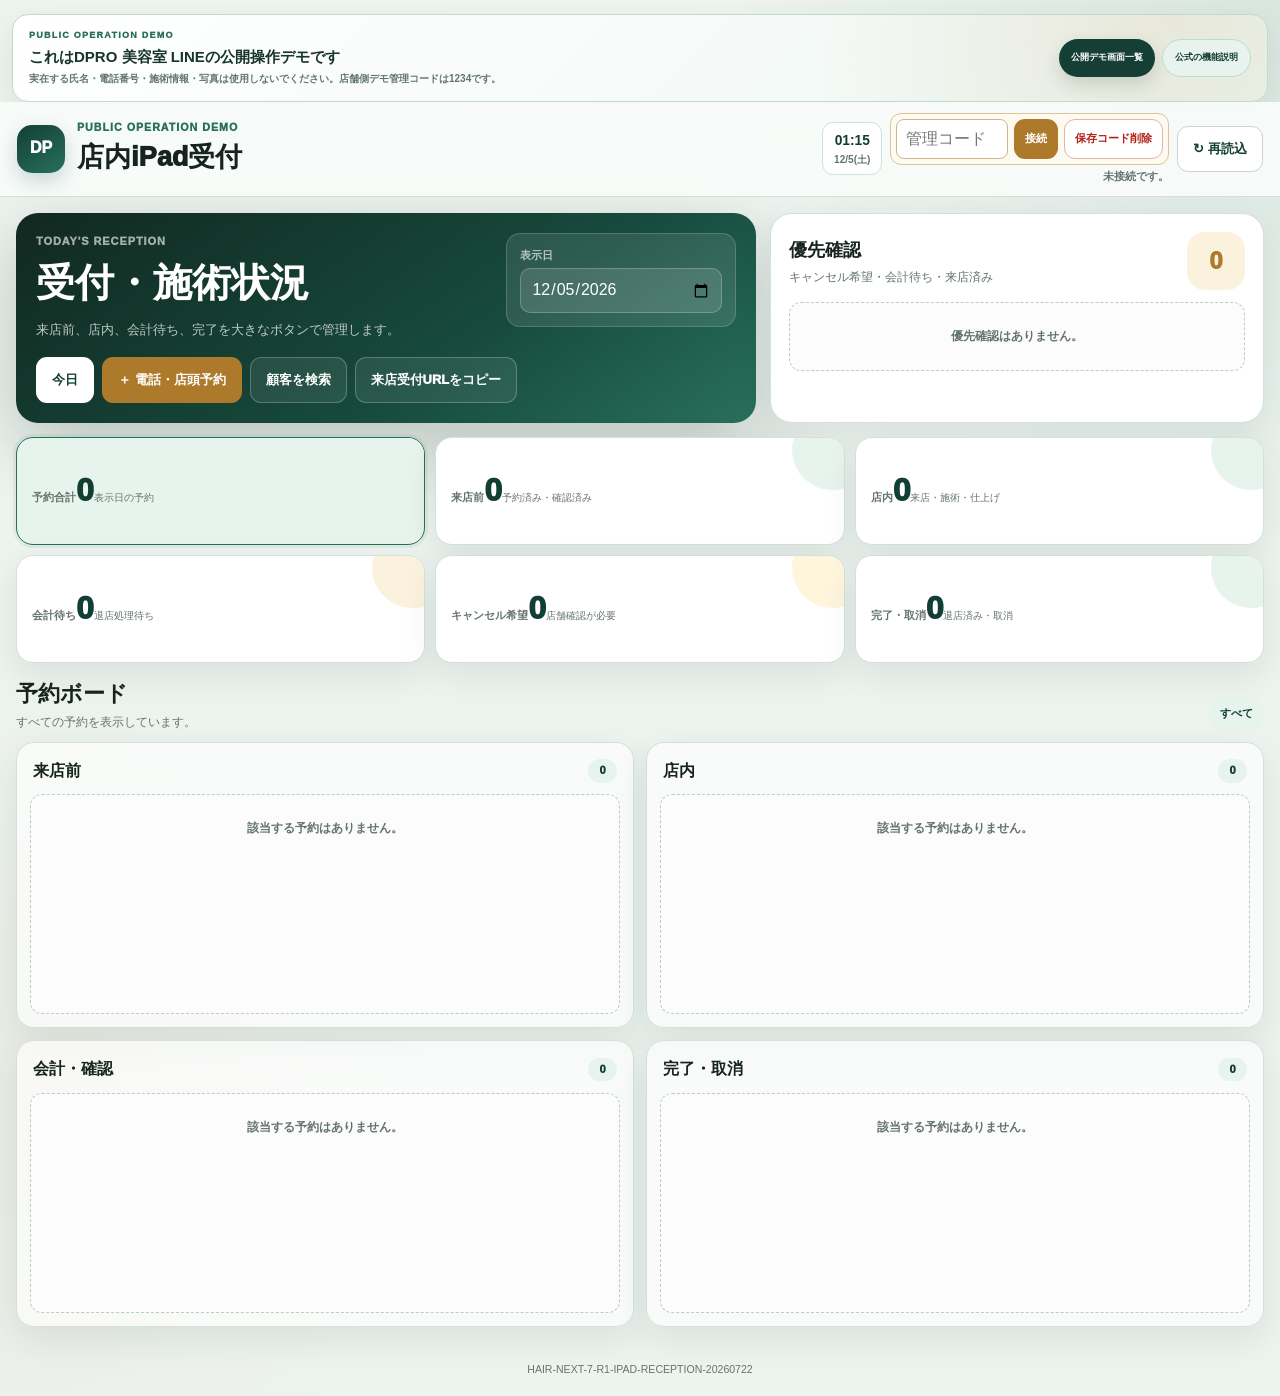
<file: owner-ipad.html>
<!doctype html>
<html lang="ja">
<head>
<meta charset="utf-8">
<meta name="viewport" content="width=device-width,initial-scale=1,viewport-fit=cover">
<meta name="theme-color" content="#123f34">
<title>DPRO 美容室 LINE｜店内iPad受付｜公開操作デモ</title>
<meta name="description" content="DPRO美容室の受付・来店・施術・会計待ちを大きなボタンで管理するiPad画面">
<style>
:root{
  --bg:#edf3ef;--surface:#fff;--surface2:#f7faf8;--ink:#17241e;--muted:#65746c;--line:#d4e0da;
  --brand:#123f34;--brand2:#28705b;--brandSoft:#e7f3ed;--gold:#ad7a2c;--goldSoft:#fbf2de;
  --ok:#167045;--okSoft:#e9f7ef;--warn:#956000;--warnSoft:#fff4dc;--err:#b42318;--errSoft:#fff0ee;
  --info:#275fa4;--infoSoft:#eef4ff;--shadow:0 12px 36px rgba(18,56,43,.09);--strong:0 24px 70px rgba(8,34,25,.22);--radius:18px;
}
*{box-sizing:border-box}html{font-size:16px;scroll-behavior:smooth}body{margin:0;min-height:100vh;background:radial-gradient(circle at 100% 0,rgba(40,112,91,.1),transparent 34rem),radial-gradient(circle at 0 80%,rgba(173,122,44,.06),transparent 28rem),var(--bg);color:var(--ink);font-family:-apple-system,BlinkMacSystemFont,"Segoe UI","Hiragino Sans","Yu Gothic UI","Yu Gothic",Meiryo,sans-serif;line-height:1.55}
body.modal-open{overflow:hidden}button,input,select,textarea{font:inherit}button{color:inherit}a{color:inherit}[hidden]{display:none!important}
.topbar{position:sticky;top:0;z-index:90;display:flex;align-items:center;justify-content:space-between;gap:14px;min-height:78px;padding:11px 17px;border-bottom:1px solid var(--line);background:rgba(248,251,249,.95);backdrop-filter:blur(14px)}
.brand{display:flex;align-items:center;gap:12px;min-width:0}.logo{display:grid;place-items:center;width:48px;height:48px;border-radius:15px;background:linear-gradient(145deg,var(--brand),var(--brand2));color:#fff;font-size:1rem;font-weight:950;box-shadow:0 8px 20px rgba(18,63,52,.2)}.eyebrow{color:var(--brand2);font-size:.67rem;font-weight:950;letter-spacing:.09em}.title{font-size:clamp(1.2rem,2.5vw,1.7rem);font-weight:950;white-space:nowrap}
.top-actions{display:flex;align-items:center;justify-content:flex-end;gap:8px;flex-wrap:wrap}.clock{min-height:44px;padding:7px 11px;border:1px solid var(--line);border-radius:11px;background:#fff;text-align:center}.clock b{display:block;color:var(--brand);font-size:.86rem}.clock small{display:block;color:var(--muted);font-size:.63rem;font-weight:800}
.admin-box{display:grid;gap:3px}.admin-form{display:flex;gap:6px;padding:5px;border:1px solid #d7c69c;border-radius:11px;background:#fffaf0}.admin-form input{width:112px;min-height:36px;padding:7px 9px;border:1px solid #cab88c;border-radius:8px;background:#fff;outline:none}.admin-state{color:var(--muted);font-size:.66rem;font-weight:850;text-align:right}.admin-state[data-state=success]{color:var(--ok)}.admin-state[data-state=error]{color:var(--err)}.admin-state[data-state=checking]{color:var(--warn)}
.btn{display:inline-flex;align-items:center;justify-content:center;gap:7px;min-height:46px;padding:8px 15px;border:1px solid transparent;border-radius:11px;background:#fff;cursor:pointer;text-decoration:none;font-size:.81rem;font-weight:950}.btn:disabled{opacity:.45;cursor:not-allowed}.btn.primary{background:var(--brand);color:#fff}.btn.gold{background:var(--gold);color:#fff}.btn.soft{border-color:#c7d9d0;background:var(--brandSoft);color:var(--brand)}.btn.outline{border-color:#c8d5cf;background:#fff;color:var(--brand)}.btn.danger{border-color:#e4b4ad;background:#fff;color:var(--err)}.btn.warning{border-color:#e1c681;background:var(--warnSoft);color:var(--warn)}.btn.small{min-height:36px;padding:5px 10px;font-size:.71rem}.btn.wide{width:100%}
.app{max-width:1840px;margin:auto;padding:16px}.notice{display:grid;grid-template-columns:auto 1fr auto;gap:10px;align-items:center;margin-bottom:14px;padding:12px 14px;border:1px solid var(--line);border-radius:13px;background:#fff;box-shadow:0 7px 22px rgba(20,50,39,.05)}.notice[data-state=success]{border-color:#acd7be;background:var(--okSoft)}.notice[data-state=warning]{border-color:#e2ca8b;background:var(--warnSoft)}.notice[data-state=error]{border-color:#e4aea7;background:var(--errSoft)}.notice-icon{display:grid;place-items:center;width:31px;height:31px;border-radius:50%;background:var(--brandSoft);color:var(--brand);font-weight:950}.notice-text{font-size:.82rem;font-weight:850}.notice-close{border:0;background:transparent;color:var(--muted);cursor:pointer;font-weight:950}
.hero{display:grid;grid-template-columns:minmax(0,1.2fr) minmax(340px,.8fr);gap:14px;margin-bottom:14px}.hero-main{overflow:hidden;padding:20px;border-radius:22px;background:linear-gradient(145deg,#112820,#174b3d 62%,#28705b);color:#fff;box-shadow:var(--strong)}.hero-row{display:flex;align-items:flex-start;justify-content:space-between;gap:16px;flex-wrap:wrap}.hero-eye{color:rgba(255,255,255,.62);font-size:.69rem;font-weight:950;letter-spacing:.08em}.hero-title{margin-top:3px;font-size:clamp(1.7rem,4vw,2.45rem);font-weight:950}.hero-help{margin-top:6px;color:rgba(255,255,255,.72);font-size:.83rem}.hero-date{min-width:230px;padding:13px;border:1px solid rgba(255,255,255,.17);border-radius:14px;background:rgba(255,255,255,.1)}.hero-date label{display:block;color:rgba(255,255,255,.65);font-size:.67rem;font-weight:900}.hero-date input{width:100%;min-height:43px;margin-top:5px;padding:8px 10px;border:1px solid rgba(255,255,255,.22);border-radius:10px;background:rgba(255,255,255,.12);color:#fff;outline:none}.hero-actions{display:flex;gap:8px;flex-wrap:wrap;margin-top:17px}.hero-actions .btn.outline{border-color:rgba(255,255,255,.24);background:rgba(255,255,255,.08);color:#fff}.hero-actions .btn.primary{background:#fff;color:var(--brand)}
.todo{padding:18px;border:1px solid var(--line);border-radius:22px;background:#fff;box-shadow:var(--shadow)}.todo-head{display:flex;align-items:center;justify-content:space-between;gap:10px}.todo h2{margin:0;font-size:1.15rem}.todo-help{margin-top:3px;color:var(--muted);font-size:.73rem}.todo-count{display:grid;place-items:center;width:58px;height:58px;border-radius:18px;background:var(--goldSoft);color:var(--gold);font-size:1.5rem;font-weight:950}.todo-list{display:grid;gap:8px;margin-top:12px}.todo-item{display:grid;grid-template-columns:auto minmax(0,1fr) auto;gap:9px;align-items:center;padding:10px;border:1px solid var(--line);border-radius:11px;background:var(--surface2);cursor:pointer}.todo-time{color:var(--brand);font-weight:950}.todo-name{display:block;font-size:.81rem;font-weight:950}.todo-meta{display:block;color:var(--muted);font-size:.67rem}
.summary{display:grid;grid-template-columns:repeat(6,minmax(0,1fr));gap:10px;margin-bottom:14px}.summary-button{position:relative;overflow:hidden;min-height:108px;padding:15px;border:1px solid var(--line);border-radius:17px;background:#fff;box-shadow:var(--shadow);cursor:pointer;text-align:left}.summary-button:after{content:"";position:absolute;width:80px;height:80px;right:-28px;top:-28px;border-radius:50%;background:var(--brandSoft)}.summary-button[aria-pressed=true]{border-color:var(--brand2);background:var(--brandSoft);box-shadow:0 0 0 3px rgba(40,112,91,.08)}.summary-button.warn:after{background:var(--warnSoft)}.summary-button.gold:after{background:var(--goldSoft)}.summary-label{position:relative;z-index:1;color:var(--muted);font-size:.7rem;font-weight:900}.summary-num{position:relative;z-index:1;margin-top:5px;color:var(--brand);font-size:2rem;font-weight:950;line-height:1}.summary-help{position:relative;z-index:1;margin-top:5px;color:var(--muted);font-size:.65rem}
.board-head{display:flex;align-items:flex-end;justify-content:space-between;gap:12px;margin:3px 0 10px}.board-head h2{margin:0;font-size:1.35rem}.board-help{margin-top:2px;color:var(--muted);font-size:.76rem}.filter-chip{display:inline-flex;min-height:36px;align-items:center;padding:5px 11px;border-radius:999px;background:var(--brandSoft);color:var(--brand);font-size:.71rem;font-weight:950}
.board{display:grid;grid-template-columns:repeat(4,minmax(0,1fr));gap:12px}.lane{min-width:0;padding:13px;border:1px solid var(--line);border-radius:18px;background:rgba(255,255,255,.7);box-shadow:var(--shadow)}.lane-head{display:flex;align-items:center;justify-content:space-between;gap:8px;padding:3px 3px 11px}.lane-title{font-size:1rem;font-weight:950}.lane-count{min-width:29px;padding:3px 8px;border-radius:999px;background:var(--brandSoft);color:var(--brand);text-align:center;font-size:.7rem;font-weight:950}.lane-body{display:grid;gap:9px;min-height:220px}
.res-card{overflow:hidden;border:1px solid var(--line);border-radius:14px;background:#fff;box-shadow:0 7px 18px rgba(17,48,37,.06)}.res-card.cancel{border-color:#e4c17d;background:#fffaf0}.res-card.completed{opacity:.82}.res-head{display:flex;align-items:flex-start;justify-content:space-between;gap:8px;padding:12px 12px 8px}.res-time{color:var(--brand);font-size:1.2rem;font-weight:950}.res-name{margin-top:2px;font-size:1rem;font-weight:950}.res-meta{margin-top:3px;color:var(--muted);font-size:.7rem}.res-info{display:grid;grid-template-columns:1fr 1fr;gap:6px;padding:0 12px 10px}.res-info div{min-width:0;padding:7px 8px;border-radius:9px;background:var(--surface2)}.res-info small{display:block;color:var(--muted);font-size:.6rem;font-weight:850}.res-info b{display:block;margin-top:1px;font-size:.71rem;white-space:nowrap;overflow:hidden;text-overflow:ellipsis}.res-alert{margin:0 12px 10px;padding:8px 9px;border-radius:9px;background:var(--warnSoft);color:#77521c;font-size:.68rem;font-weight:800}.res-actions{display:grid;grid-template-columns:minmax(0,1fr) auto;gap:7px;padding:10px 12px 12px;border-top:1px solid #edf1ef}.next-button{min-height:48px;border:0;border-radius:10px;background:var(--brand);color:#fff;cursor:pointer;font-size:.8rem;font-weight:950}.detail-button{min-width:48px;min-height:48px;border:1px solid #c8d5ce;border-radius:10px;background:#fff;color:var(--brand);cursor:pointer;font-weight:950}
.badge{display:inline-flex;align-items:center;justify-content:center;min-height:27px;padding:3px 9px;border-radius:999px;background:var(--brandSoft);color:var(--brand);font-size:.67rem;font-weight:950;white-space:nowrap}.badge.ok{background:var(--okSoft);color:var(--ok)}.badge.warn{background:var(--warnSoft);color:var(--warn)}.badge.err{background:var(--errSoft);color:var(--err)}.badge.info{background:var(--infoSoft);color:var(--info)}
.empty{padding:24px 12px;border:1px dashed #bdccc4;border-radius:12px;background:#fbfcfb;color:var(--muted);text-align:center;font-size:.78rem;font-weight:750}
.modal{position:fixed;inset:0;z-index:220;display:none;place-items:center;padding:18px;background:rgba(7,24,17,.68);backdrop-filter:blur(7px)}.modal.open{display:grid}.sheet{width:min(100%,780px);max-height:93vh;overflow:auto;border-radius:22px;background:#fff;box-shadow:var(--strong)}.sheet.wide{width:min(100%,1080px)}.sheet-head{position:sticky;top:0;z-index:3;display:flex;align-items:flex-start;justify-content:space-between;gap:12px;padding:18px 20px;border-bottom:1px solid var(--line);background:rgba(255,255,255,.97);backdrop-filter:blur(10px)}.sheet-head h2{margin:0;font-size:1.3rem}.sheet-help{margin-top:3px;color:var(--muted);font-size:.76rem}.close-button{display:grid;place-items:center;width:44px;height:44px;border:1px solid var(--line);border-radius:50%;background:#fff;cursor:pointer;color:var(--muted);font-weight:950}.sheet-body{padding:18px}.section{padding:14px;border:1px solid var(--line);border-radius:14px;background:var(--surface2)}.section+.section{margin-top:12px}.section h3{margin:0 0 10px}.grid{display:grid;gap:10px}.two{grid-template-columns:repeat(2,minmax(0,1fr))}.three{grid-template-columns:repeat(3,minmax(0,1fr))}.full{grid-column:1/-1}.field{min-width:0}.label{display:block;margin-bottom:5px;color:#34443c;font-size:.74rem;font-weight:900}.input,.select,.textarea{width:100%;border:1px solid #bdccc4;border-radius:10px;background:#fff;color:var(--ink);outline:none}.input,.select{min-height:44px;padding:8px 10px}.textarea{min-height:88px;padding:10px;resize:vertical}.input:focus,.select:focus,.textarea:focus{border-color:var(--brand2);box-shadow:0 0 0 4px rgba(40,112,91,.1)}.info-grid{display:grid;grid-template-columns:repeat(3,minmax(0,1fr));gap:8px}.info-box{padding:10px;border:1px solid var(--line);border-radius:10px;background:var(--surface2)}.info-box small{display:block;color:var(--muted);font-size:.62rem;font-weight:850}.info-box b{display:block;margin-top:2px;font-size:.76rem;white-space:pre-wrap}.status-grid{display:grid;grid-template-columns:repeat(4,minmax(0,1fr));gap:7px}.status-button{min-height:45px;border:1px solid var(--line);border-radius:10px;background:#fff;cursor:pointer;font-size:.72rem;font-weight:900}.status-button.current{border-color:var(--brand);background:var(--brand);color:#fff}.status-button.danger{border-color:#e4b4ad;color:var(--err)}.action-row{display:flex;justify-content:flex-end;gap:8px;flex-wrap:wrap;margin-top:13px}
.search-row{display:grid;grid-template-columns:minmax(0,1fr) auto;gap:8px}.search-results{display:grid;gap:8px;margin-top:10px;max-height:330px;overflow:auto}.customer-button{display:flex;align-items:center;justify-content:space-between;gap:10px;width:100%;padding:11px;border:1px solid var(--line);border-radius:11px;background:#fff;cursor:pointer;text-align:left}.customer-button.selected{border-color:var(--brand2);background:var(--brandSoft)}.customer-name{display:block;font-weight:950}.customer-meta{display:block;color:var(--muted);font-size:.69rem}.success-box{padding:13px;border:1px solid #add7bf;border-radius:12px;background:var(--okSoft);color:var(--ok)}.slots{display:grid;grid-template-columns:repeat(6,minmax(0,1fr));gap:7px;margin-top:10px}.slot-button{min-height:43px;border:1px solid var(--line);border-radius:9px;background:#fff;cursor:pointer;font-size:.75rem;font-weight:900}.slot-button.selected{border-color:var(--brand);background:var(--brand);color:#fff}.copy-box{padding:13px;border:1px solid var(--line);border-radius:11px;background:var(--surface2);white-space:pre-wrap;font-size:.78rem}
@media(max-width:1380px){.summary{grid-template-columns:repeat(3,minmax(0,1fr))}.board{grid-template-columns:repeat(2,minmax(0,1fr))}}
@media(max-width:930px){.hero{grid-template-columns:1fr}.board{grid-template-columns:1fr 1fr}.info-grid{grid-template-columns:repeat(2,minmax(0,1fr))}}
@media(max-width:700px){.topbar{align-items:flex-start;flex-direction:column}.top-actions{width:100%;justify-content:flex-start}.admin-box{width:100%}.admin-form{width:100%}.admin-form input{flex:1;width:auto}.app{padding:11px}.summary{grid-template-columns:repeat(2,minmax(0,1fr))}.board{grid-template-columns:1fr}.two,.three,.info-grid,.status-grid{grid-template-columns:1fr}.slots{grid-template-columns:repeat(3,minmax(0,1fr))}.hero-date{min-width:0;width:100%}}

/* DPRO-SYSTEMS-10 HAIR OPERATION DEMO */
.hair-operation-demo-banner{
  width:min(1480px,calc(100% - 24px));
  margin:14px auto 0;
  padding:14px 16px;
  display:flex;
  align-items:center;
  justify-content:space-between;
  gap:16px;
  color:#17352b;
  border:1px solid #bedbd0;
  border-radius:16px;
  background:
    radial-gradient(circle at 92% 0,rgba(173,122,44,.13),transparent 31%),
    linear-gradient(135deg,#fff,#eef7f3);
  box-shadow:0 11px 28px rgba(21,63,52,.09);
  font-family:-apple-system,BlinkMacSystemFont,"Segoe UI","Hiragino Sans","Yu Gothic UI","Yu Gothic",Meiryo,sans-serif;
}
.hair-operation-demo-copy{min-width:0;display:flex;flex-direction:column}
.hair-operation-demo-copy small{color:#28705b;font-size:9px;font-weight:1000;letter-spacing:.14em}
.hair-operation-demo-copy strong{margin-top:3px;font-size:15px;line-height:1.45}
.hair-operation-demo-copy span{margin-top:3px;color:#61766e;font-size:10px;font-weight:760;line-height:1.6}
.hair-operation-demo-actions{flex:0 0 auto;display:flex;gap:7px;flex-wrap:wrap}
.hair-operation-demo-actions a{
  min-height:38px;display:inline-flex;align-items:center;justify-content:center;padding:7px 12px;
  color:#fff!important;border:0!important;border-radius:999px;background:#153f34!important;
  text-decoration:none!important;font-size:9px;font-weight:950;box-shadow:0 7px 17px rgba(21,63,52,.17)
}
.hair-operation-demo-actions a:last-child{color:#153f34!important;border:1px solid #bedbd0!important;background:#e8f3ee!important;box-shadow:none}
body.hair-operation-demo-page #sidebarVersion{font-size:0!important}
body.hair-operation-demo-page #sidebarVersion::after{content:"PUBLIC OPERATION DEMO";font-size:.66rem}
@media(min-width:881px){
  body.hair-operation-owner .hair-operation-demo-banner{
    width:calc(100% - var(--sidebar) - 24px);
    margin-left:calc(var(--sidebar) + 12px);
    margin-right:12px
  }
}
@media(max-width:700px){
  .hair-operation-demo-banner{align-items:flex-start;flex-direction:column}
  .hair-operation-demo-actions{width:100%;display:grid;grid-template-columns:1fr 1fr}
}
@media(max-width:410px){.hair-operation-demo-actions{grid-template-columns:1fr}}
@media print{.hair-operation-demo-banner{display:none!important}}
</style>

<meta name="robots" content="noindex,nofollow,noarchive">
<link rel="canonical" href="https://dpro-shop.com/systems/hair">
</head>
<body class="hair-operation-demo-page hair-operation-ipad">
<section class="hair-operation-demo-banner" aria-label="公開操作デモの案内">
  <div class="hair-operation-demo-copy">
    <small>PUBLIC OPERATION DEMO</small>
    <strong>これはDPRO 美容室 LINEの公開操作デモです</strong>
    <span>実在する氏名・電話番号・施術情報・写真は使用しないでください。店舗側デモ管理コードは1234です。</span>
  </div>
  <div class="hair-operation-demo-actions">
    <a href="demo-guide.html">公開デモ画面一覧</a>
    <a href="https://dpro-shop.com/systems/hair">公式の機能説明</a>
  </div>
</section>

<header class="topbar">
  <div class="brand"><div class="logo">DP</div><div><div class="eyebrow">PUBLIC OPERATION DEMO</div><div class="title">店内iPad受付</div></div></div>
  <div class="top-actions">
    <div class="clock"><b id="clockTime">—</b><small id="clockDate">—</small></div>
    <div class="admin-box">
      <form class="admin-form" id="adminForm" autocomplete="off">
        <input id="adminCode" name="admin_code" type="password" inputmode="numeric" autocomplete="current-password" placeholder="管理コード">
        <button class="btn gold small" id="adminConnect" type="submit">接続</button>
        <button class="btn danger small" id="adminClear" type="button">保存コード削除</button>
      </form>
      <div class="admin-state" id="adminState" data-state="idle">未接続です。</div>
    </div>
    <button class="btn outline" id="refreshButton" type="button">↻ 再読込</button>
  </div>
</header>

<main class="app">
  <div class="notice" id="notice" hidden data-state="info"><span class="notice-icon" id="noticeIcon">i</span><span class="notice-text" id="noticeText"></span><button class="notice-close" id="noticeClose" type="button">×</button></div>

  <section class="hero">
    <div class="hero-main">
      <div class="hero-row">
        <div><div class="hero-eye">TODAY'S RECEPTION</div><div class="hero-title">受付・施術状況</div><div class="hero-help">来店前、店内、会計待ち、完了を大きなボタンで管理します。</div></div>
        <div class="hero-date"><label for="workDate">表示日</label><input id="workDate" type="date"></div>
      </div>
      <div class="hero-actions"><button class="btn primary" id="todayButton" type="button">今日</button><button class="btn gold" id="manualReservationButton" type="button">＋ 電話・店頭予約</button><button class="btn outline" id="customerSearchButton" type="button">顧客を検索</button><button class="btn outline" id="copyCheckinUrlButton" type="button">来店受付URLをコピー</button></div>
    </div>
    <div class="todo">
      <div class="todo-head"><div><h2>優先確認</h2><div class="todo-help">キャンセル希望・会計待ち・来店済み</div></div><div class="todo-count" id="todoCount">0</div></div>
      <div class="todo-list" id="todoList"><div class="empty">管理コードで接続してください。</div></div>
    </div>
  </section>

  <section class="summary">
    <button class="summary-button" data-filter="all" aria-pressed="true" type="button"><span class="summary-label">予約合計</span><span class="summary-num" id="sumAll">0</span><span class="summary-help">表示日の予約</span></button>
    <button class="summary-button" data-filter="before" aria-pressed="false" type="button"><span class="summary-label">来店前</span><span class="summary-num" id="sumBefore">0</span><span class="summary-help">予約済み・確認済み</span></button>
    <button class="summary-button" data-filter="inside" aria-pressed="false" type="button"><span class="summary-label">店内</span><span class="summary-num" id="sumInside">0</span><span class="summary-help">来店・施術・仕上げ</span></button>
    <button class="summary-button gold" data-filter="payment" aria-pressed="false" type="button"><span class="summary-label">会計待ち</span><span class="summary-num" id="sumPayment">0</span><span class="summary-help">退店処理待ち</span></button>
    <button class="summary-button warn" data-filter="cancel" aria-pressed="false" type="button"><span class="summary-label">キャンセル希望</span><span class="summary-num" id="sumCancel">0</span><span class="summary-help">店舗確認が必要</span></button>
    <button class="summary-button" data-filter="done" aria-pressed="false" type="button"><span class="summary-label">完了・取消</span><span class="summary-num" id="sumDone">0</span><span class="summary-help">退店済み・取消</span></button>
  </section>

  <div class="board-head"><div><h2>予約ボード</h2><div class="board-help" id="boardHelp">すべての予約を表示します。</div></div><span class="filter-chip" id="filterChip">すべて</span></div>
  <section class="board" id="board">
    <div class="lane"><div class="lane-head"><span class="lane-title">来店前</span><span class="lane-count" id="countBefore">0</span></div><div class="lane-body" id="laneBefore"></div></div>
    <div class="lane"><div class="lane-head"><span class="lane-title">店内</span><span class="lane-count" id="countInside">0</span></div><div class="lane-body" id="laneInside"></div></div>
    <div class="lane"><div class="lane-head"><span class="lane-title">会計・確認</span><span class="lane-count" id="countPayment">0</span></div><div class="lane-body" id="lanePayment"></div></div>
    <div class="lane"><div class="lane-head"><span class="lane-title">完了・取消</span><span class="lane-count" id="countDone">0</span></div><div class="lane-body" id="laneDone"></div></div>
  </section>
</main>

<div class="modal" id="detailModal" aria-hidden="true"><section class="sheet" role="dialog" aria-modal="true"><header class="sheet-head"><div><h2 id="detailTitle">予約詳細</h2><div class="sheet-help" id="detailSubtitle">—</div></div><button class="close-button" type="button" data-close="detailModal">×</button></header><div class="sheet-body">
  <div class="info-grid" id="detailInfo"></div>
  <div class="section"><h3>相談・注意事項</h3><div class="info-grid" id="detailRequests"></div></div>
  <div class="section"><h3>予約状態</h3><div class="status-grid" id="detailStatuses"></div></div>
  <div class="section"><h3>店舗内部メモ</h3><textarea class="textarea" id="detailInternalNote"></textarea><div class="action-row"><button class="btn soft" id="saveDetailNoteButton" type="button">メモを保存</button><button class="btn outline" id="copyConfirmButton" type="button">予約確認文面コピー</button></div></div>
  <div class="action-row"><button class="btn outline" id="openMemberButton" type="button">会員画面</button><button class="btn primary" id="openStaffForReservationButton" type="button">スタッフ施術画面</button></div>
</div></section></div>

<div class="modal" id="searchModal" aria-hidden="true"><section class="sheet" role="dialog" aria-modal="true"><header class="sheet-head"><div><h2>顧客を検索</h2><div class="sheet-help">氏名・電話番号・顧客番号</div></div><button class="close-button" type="button" data-close="searchModal">×</button></header><div class="sheet-body"><div class="search-row"><input class="input" id="searchInput" type="search" placeholder="顧客を検索"><button class="btn primary" id="runSearchButton" type="button">検索</button></div><div class="search-results" id="searchResults"><div class="empty">検索キーワードを入力してください。</div></div></div></section></div>

<div class="modal" id="customerModal" aria-hidden="true"><section class="sheet" role="dialog" aria-modal="true"><header class="sheet-head"><div><h2 id="customerTitle">顧客詳細</h2><div class="sheet-help">基本情報と予約履歴</div></div><button class="close-button" type="button" data-close="customerModal">×</button></header><div class="sheet-body"><div class="info-grid" id="customerInfo"></div><div class="section"><h3>予約履歴</h3><div class="search-results" id="customerReservations"></div></div><div class="action-row"><button class="btn outline" id="customerMemberButton" type="button">会員画面</button><button class="btn primary" id="customerStaffButton" type="button">スタッフ画面</button><button class="btn gold" id="customerNewReservationButton" type="button">この顧客で予約</button></div></div></section></div>

<div class="modal" id="manualModal" aria-hidden="true"><section class="sheet wide" role="dialog" aria-modal="true"><header class="sheet-head"><div><h2>電話・店頭予約</h2><div class="sheet-help">顧客とメニューを選び、空き時間から登録します。</div></div><button class="close-button" type="button" data-close="manualModal">×</button></header><div class="sheet-body">
  <div id="manualForm">
    <div class="section"><h3>1．お客様</h3><div class="grid two"><button class="btn soft" id="manualExistingMode" type="button">既存顧客を検索</button><button class="btn outline" id="manualNewMode" type="button">新規顧客を登録</button></div>
      <div id="manualExistingArea" style="margin-top:10px"><div class="search-row"><input class="input" id="manualSearchInput" type="search" placeholder="氏名・電話番号・顧客番号"><button class="btn primary" id="manualSearchButton" type="button">検索</button></div><div class="search-results" id="manualSearchResults"><div class="empty">予約する顧客を検索してください。</div></div><div class="success-box" id="manualSelectedCustomer" hidden></div></div>
      <div class="grid two" id="manualNewArea" hidden style="margin-top:10px"><div class="field"><label class="label">お名前</label><input class="input" id="newFullName"></div><div class="field"><label class="label">ふりがな</label><input class="input" id="newKana"></div><div class="field"><label class="label">電話番号</label><input class="input" id="newPhone" type="tel" inputmode="tel"></div><label style="display:flex;align-items:center;gap:8px;font-size:.8rem;font-weight:850"><input id="newPhotoConsent" type="checkbox" style="width:20px;height:20px;accent-color:var(--brand)">写真カルテに同意</label></div>
    </div>
    <div class="section"><h3>2．予約内容</h3><div class="grid three"><div class="field"><label class="label">受付区分</label><select class="select" id="manualSource"><option value="phone">電話予約</option><option value="walk_in">店頭予約</option><option value="owner">店舗登録</option></select></div><div class="field"><label class="label">メニュー</label><select class="select" id="manualMenu"></select></div><div class="field"><label class="label">担当希望</label><select class="select" id="manualStaffPreference"><option value="any">おまかせ</option><option value="specific">担当者を指定</option></select></div><div class="field" id="manualStaffField" hidden><label class="label">担当者</label><select class="select" id="manualStaff"></select></div><div class="field"><label class="label">予約日</label><input class="input" id="manualDate" type="date"></div></div><button class="btn soft" id="loadSlotsButton" type="button" style="margin-top:10px">空き時間を表示</button><div class="slots" id="manualSlots"><div class="empty" style="grid-column:1/-1">メニューと日付を選択してください。</div></div></div>
    <div class="section"><h3>3．相談・内部メモ</h3><div class="grid two"><div class="field"><label class="label">髪のお悩み</label><textarea class="textarea" id="manualConcern"></textarea></div><div class="field"><label class="label">ご希望・相談</label><textarea class="textarea" id="manualRequest"></textarea></div><div class="field"><label class="label">薬剤・頭皮の注意事項</label><textarea class="textarea" id="manualAllergy"></textarea></div><div class="field"><label class="label">店舗内部メモ</label><textarea class="textarea" id="manualNote"></textarea></div></div></div>
    <div class="action-row"><button class="btn outline" type="button" data-close="manualModal">閉じる</button><button class="btn primary" id="saveManualButton" type="button">予約を登録</button></div>
  </div>
  <div id="manualSuccess" hidden><div class="success-box"><h3 style="margin:0">予約を登録しました</h3><div class="copy-box" id="manualCopyText" style="margin-top:10px"></div><div class="action-row"><button class="btn gold" id="copyManualTextButton" type="button">確認文面をコピー</button><button class="btn primary" id="manualAnotherButton" type="button">続けて登録</button></div></div></div>
</div></section></div>

<div class="modal" id="confirmModal" aria-hidden="true"><section class="sheet" role="dialog" aria-modal="true" style="max-width:500px"><div class="sheet-body"><h2 id="confirmTitle">確認</h2><p id="confirmText" style="color:var(--muted)">処理を実行しますか？</p><div class="action-row"><button class="btn outline" id="confirmCancel" type="button">戻る</button><button class="btn primary" id="confirmOk" type="button">実行する</button></div></div></section></div>

<script src="./config.js?v=hair-next-4-r3-next7-r1"></script>
<script>
(()=>{
"use strict";
const VERSION="HAIR-NEXT-7-R1-IPAD-RECEPTION-20260722";
const PARAMS=new URLSearchParams(location.search);
const DEMO_MODE=PARAMS.get("demo")==="1";
const STATUSES=["reserved","confirmed","arrived","in_service","finishing","payment_waiting","completed","cancel_requested","cancelled","no_show"];
const S={dashboard:null,staff:[],menus:[],filter:"all",selected:null,customer:null,manualMode:"existing",manualCustomer:null,manualTime:"",manualCopy:"",confirmAction:null,loading:false};
const $=(s,r=document)=>r.querySelector(s),$$=(s,r=document)=>[...r.querySelectorAll(s)];
const C=()=>window.DPRO_HAIR;
const e=v=>C()?.utils?.escapeHtml(v??"")??String(v??"");
const fmtD=v=>C().utils.formatDate(v,{weekday:"short",fallback:"—"});
const fmtT=v=>C().utils.formatTime(v,{fallback:"—"});
const fmtDT=v=>C().utils.formatDateTime(v,{fallback:"—"});
const today=()=>C().utils.todayISO();
const endpoint=k=>C().config.ENDPOINTS[k];
function notify(message,type="info"){const icons={info:"i",success:"✓",warning:"!",error:"×"};$("#notice").hidden=false;$("#notice").dataset.state=type;$("#noticeIcon").textContent=icons[type]||"i";$("#noticeText").textContent=message}
function errorMessage(error){return C()?.utils?.errorMessage(error,"処理に失敗しました。")||error?.message||"処理に失敗しました。"}
function setAdminState(message,state="idle"){$("#adminState").textContent=message;$("#adminState").dataset.state=state}
function openModal(id){const m=$("#"+id);m.classList.add("open");m.setAttribute("aria-hidden","false");document.body.classList.add("modal-open")}
function closeModal(id){const m=$("#"+id);m.classList.remove("open");m.setAttribute("aria-hidden","true");if(!$(".modal.open"))document.body.classList.remove("modal-open")}
function ask(title,text,action,options={}){$("#confirmTitle").textContent=title;$("#confirmText").textContent=text;$("#confirmOk").textContent=options.label||"実行する";$("#confirmOk").className=`btn ${options.danger?"danger":options.gold?"gold":"primary"}`;S.confirmAction=action;openModal("confirmModal")}
function menuName(r){return r?.menu_set?.set_name||(r?.menu_names||[]).join("＋")||r?.menu?.menu_name||"メニュー未設定"}
function staffName(r){return r?.assigned_staff?.display_name||r?.requested_staff?.display_name||"おまかせ"}
function sourceLabel(v){return({line:"LINE",phone:"電話",walk_in:"店頭",owner:"店舗",demo:"デモ"})[v]||v||"—"}
function statusClass(v){if(v==="cancel_requested")return"warn";if(["cancelled","no_show"].includes(v))return"err";if(v==="completed")return"ok";if(["arrived","in_service","finishing","payment_waiting"].includes(v))return"info";return""}
function badge(v){return`<span class="badge ${statusClass(v)}">${e(C().utils.statusLabel(v))}</span>`}
function nextStatus(v){return({reserved:"arrived",confirmed:"arrived",arrived:"in_service",in_service:"finishing",finishing:"payment_waiting",payment_waiting:"completed"})[v]||null}
function nextLabel(v){return({reserved:"来店受付",confirmed:"来店受付",arrived:"施術開始",in_service:"仕上げ中",finishing:"会計待ち",payment_waiting:"退店済み"})[v]||"詳細"}
function laneOf(v){if(["reserved","confirmed"].includes(v))return"before";if(["arrived","in_service","finishing"].includes(v))return"inside";if(["payment_waiting","cancel_requested"].includes(v))return"payment";return"done"}
function infoBox(label,value){return`<div class="info-box"><small>${e(label)}</small><b>${e(value||"—")}</b></div>`}
function clock(){const d=new Date();$("#clockTime").textContent=new Intl.DateTimeFormat("ja-JP",{timeZone:"Asia/Tokyo",hour:"2-digit",minute:"2-digit",hour12:false}).format(d);$("#clockDate").textContent=new Intl.DateTimeFormat("ja-JP",{timeZone:"Asia/Tokyo",month:"numeric",day:"numeric",weekday:"short"}).format(d)}
async function connectAdmin(){const code=$("#adminCode").value.trim();if(!code){setAdminState("管理コードを入力してください。","error");return}const b=$("#adminConnect"),old=b.textContent;b.disabled=true;b.textContent="確認中...";setAdminState("接続確認中です。","checking");C().admin.saveCode(code);try{await C().api.adminGet(endpoint("ADMIN_TODAY"),{date:$("#workDate").value||today()});setAdminState("接続しました。","success");await bootstrap()}catch(error){C().admin.clearCode();setAdminState("接続できません。コードを確認してください。","error");notify(errorMessage(error),"error")}finally{b.disabled=false;b.textContent=C().admin.hasCode()?"再接続":old}}
function clearAdmin(){C().admin.clearCode();$("#adminCode").value="";setAdminState("保存コードを削除しました。","idle");S.dashboard=null;render();$("#adminCode").focus()}
async function bootstrap(){if(S.loading||!C().admin.hasCode())return;S.loading=true;const b=$("#refreshButton"),old=b.textContent;b.disabled=true;b.textContent="更新中...";notify("予約・スタッフ・メニューを読み込んでいます。");try{const date=$("#workDate").value||today();const [dashboard,staff,menus]=await Promise.all([C().api.adminGet(endpoint("ADMIN_TODAY"),{date}),C().api.adminGet(endpoint("ADMIN_STAFF")),C().api.adminGet(endpoint("ADMIN_MENUS"))]);S.dashboard=dashboard;S.staff=(staff.staff||[]).filter(x=>x.is_active!==false);S.menus=(menus.menus||[]).filter(x=>x.is_active!==false);render();fillManualMasters();notify(`${fmtD(date)}の受付状況を更新しました。`,"success")}catch(error){if(error?.isUnauthorized){C().admin.clearCode();setAdminState("管理コードを再入力してください。","error")}notify(errorMessage(error),"error")}finally{S.loading=false;b.disabled=false;b.textContent=old}}
function rows(){return S.dashboard?.reservations||[]}
function counts(){const r=rows();return{all:r.length,before:r.filter(x=>["reserved","confirmed"].includes(x.status)).length,inside:r.filter(x=>["arrived","in_service","finishing"].includes(x.status)).length,payment:r.filter(x=>x.status==="payment_waiting").length,cancel:r.filter(x=>x.status==="cancel_requested").length,done:r.filter(x=>["completed","cancelled","no_show"].includes(x.status)).length}}
function render(){const c=counts();for(const[k,v]of Object.entries({sumAll:c.all,sumBefore:c.before,sumInside:c.inside,sumPayment:c.payment,sumCancel:c.cancel,sumDone:c.done}))$("#"+k).textContent=v;renderTodo();renderBoard()}
function renderTodo(){const priority={cancel_requested:0,payment_waiting:1,arrived:2,reserved:3,confirmed:3,in_service:4,finishing:4,completed:8,cancelled:9,no_show:9};const list=rows().filter(x=>!["completed","cancelled","no_show"].includes(x.status)).sort((a,b)=>(priority[a.status]??5)-(priority[b.status]??5)||String(a.start_at).localeCompare(String(b.start_at))).slice(0,4);$("#todoCount").textContent=list.length;$("#todoList").innerHTML=list.length?list.map(r=>`<button class="todo-item" type="button" data-detail="${e(r.id)}"><span class="todo-time">${e(fmtT(r.start_at))}</span><span><span class="todo-name">${e(r.customer?.full_name||"お客様")}</span><span class="todo-meta">${e(menuName(r))}／${e(C().utils.statusLabel(r.status))}</span></span>${badge(r.status)}</button>`).join(""):'<div class="empty">優先確認はありません。</div>'}
function filterVisible(r){if(S.filter==="all")return true;if(S.filter==="before")return["reserved","confirmed"].includes(r.status);if(S.filter==="inside")return["arrived","in_service","finishing"].includes(r.status);if(S.filter==="payment")return r.status==="payment_waiting";if(S.filter==="cancel")return r.status==="cancel_requested";if(S.filter==="done")return["completed","cancelled","no_show"].includes(r.status);return true}
function renderBoard(){const lanes={before:[],inside:[],payment:[],done:[]};rows().filter(filterVisible).forEach(r=>lanes[laneOf(r.status)].push(r));for(const key of Object.keys(lanes)){const cap=key[0].toUpperCase()+key.slice(1);$("#count"+cap).textContent=lanes[key].length;$("#lane"+cap).innerHTML=lanes[key].length?lanes[key].map(card).join(""):'<div class="empty">該当する予約はありません。</div>'}const labels={all:"すべて",before:"来店前",inside:"店内",payment:"会計待ち",cancel:"キャンセル希望",done:"完了・取消"};$("#filterChip").textContent=labels[S.filter];$("#boardHelp").textContent=`${labels[S.filter]}の予約を表示しています。`;$$("[data-filter]").forEach(b=>b.setAttribute("aria-pressed",b.dataset.filter===S.filter?"true":"false"))}
function card(r){const next=nextStatus(r.status),alert=[r.hair_concern?`悩み：${r.hair_concern}`:"",r.allergy_notice?`注意：${r.allergy_notice}`:""].filter(Boolean).join(" ／ ");return`<article class="res-card ${r.status==="cancel_requested"?"cancel":""} ${r.status==="completed"?"completed":""}"><div class="res-head"><div><div class="res-time">${e(fmtT(r.start_at))}</div><div class="res-name">${e(r.customer?.full_name||"お客様")}</div><div class="res-meta">${e(menuName(r))}／${e(staffName(r))}</div></div>${badge(r.status)}</div><div class="res-info"><div><small>電話番号</small><b>${e(C().utils.formatPhone(r.customer?.phone)||"—")}</b></div><div><small>受付</small><b>${e(sourceLabel(r.source))}</b></div></div>${alert?`<div class="res-alert">${e(alert)}</div>`:""}<div class="res-actions"><button class="next-button" type="button" data-status="${e(next||"")}" data-id="${e(r.id)}" ${next?"":"disabled"}>${e(next?nextLabel(r.status):C().utils.statusLabel(r.status))}</button><button class="detail-button" type="button" data-detail="${e(r.id)}">詳細</button></div></article>`}
async function setStatus(id,status,note=""){const result=await C().api.adminPost(endpoint("ADMIN_RESERVATION_STATUS"),{reservation_id:id,status,internal_note:note,operated_by:"owner-ipad.html"});notify(result.message||"予約状態を更新しました。","success");await bootstrap();closeModal("detailModal")}
function requestStatus(id,status){const r=rows().find(x=>x.id===id)||S.selected;if(!r||!status)return;const label=C().utils.statusLabel(status),danger=["cancelled","no_show"].includes(status),gold=status==="completed";ask("予約状態の確認",`${r.customer?.full_name||"お客様"}様を「${label}」へ変更しますか？`,()=>setStatus(r.id,status,$("#detailInternalNote")?.value||""),{label,danger,gold})}
function openDetail(id){S.selected=rows().find(x=>x.id===id)||null;if(!S.selected)return;renderDetail();openModal("detailModal")}
function renderDetail(){const r=S.selected;$("#detailTitle").textContent=`${r.customer?.full_name||"お客様"}様`;$("#detailSubtitle").textContent=`${fmtDT(r.start_at)}／${r.reservation_no||"予約"}`;$("#detailInfo").innerHTML=[["状態",C().utils.statusLabel(r.status)],["メニュー",menuName(r)],["担当",staffName(r)],["電話番号",C().utils.formatPhone(r.customer?.phone)||"—"],["受付区分",sourceLabel(r.source)],["料金目安",C().utils.yen(r.total_price_yen||r.menu?.price_yen||0)]].map(([l,v])=>infoBox(l,v)).join("");$("#detailRequests").innerHTML=[["髪のお悩み",r.hair_concern||"なし"],["ご希望・相談",r.customer_request||"なし"],["薬剤・頭皮の注意",r.allergy_notice||"なし"],["顧客番号",r.customer?.customer_no||"—"]].map(([l,v])=>infoBox(l,v)).join("");$("#detailInternalNote").value=r.internal_note||"";$("#detailStatuses").innerHTML=STATUSES.map(st=>`<button class="status-button ${st===r.status?"current":""} ${["cancelled","no_show"].includes(st)?"danger":""}" type="button" data-detail-status="${st}" ${st===r.status?"disabled":""}>${e(C().utils.statusLabel(st))}</button>`).join("")}
function confirmationText(r){return`${r.customer?.full_name||"お客様"}様\nご予約内容の確認です。\n日時：${fmtDT(r.start_at)}\nメニュー：${menuName(r)}\n担当：${staffName(r)}\n\n変更やキャンセルをご希望の場合は、早めにLINEでお知らせください。`}
async function searchCustomers(inputId,resultId,manual=false){const q=$("#"+inputId).value.trim();if(!q){notify("検索キーワードを入力してください。","warning");return}const result=await C().api.adminGet(endpoint("ADMIN_SEARCH"),{q});const list=result.customers||[];$("#"+resultId).innerHTML=list.length?list.map(c=>`<button class="customer-button ${manual&&S.manualCustomer?.id===c.id?"selected":""}" type="button" data-${manual?"manual-customer":"customer"}="${e(c.id)}"><span><span class="customer-name">${e(c.full_name)}</span><span class="customer-meta">${e(c.customer_no||"")}／${e(C().utils.formatPhone(c.phone)||"")}</span></span><span class="badge">選択</span></button>`).join(""):'<div class="empty">該当する顧客が見つかりません。</div>'}
async function openCustomer(id){const d=await C().api.adminGet(endpoint("ADMIN_CUSTOMER_DETAIL"),{customer_id:id});S.customer=d;const c=d.customer;$("#customerTitle").textContent=`${c.full_name}様`;$("#customerInfo").innerHTML=[["顧客番号",c.customer_no||"—"],["電話番号",C().utils.formatPhone(c.phone)||"—"],["最終来店",c.last_visit_date?fmtD(c.last_visit_date):"—"],["写真カルテ",c.consent_photo?"同意あり":"同意なし"],["来店回数",`${Number(c.visit_count||0)}回`],["LINE",c.line_user_id?"連携済み":"未連携"]].map(([l,v])=>infoBox(l,v)).join("");const reservations=(d.reservations||[]).slice(0,8);$("#customerReservations").innerHTML=reservations.length?reservations.map(r=>`<button class="customer-button" type="button" data-customer-reservation="${e(r.id)}"><span><span class="customer-name">${e(fmtDT(r.start_at))}　${e(menuName(r))}</span><span class="customer-meta">${e(staffName(r))}／${e(C().utils.statusLabel(r.status))}</span></span>${badge(r.status)}</button>`).join(""):'<div class="empty">予約履歴はありません。</div>';closeModal("searchModal");openModal("customerModal")}
function fillManualMasters(){$("#manualMenu").innerHTML='<option value="">選択してください</option>'+S.menus.map(m=>`<option value="${e(m.id)}">${e(m.menu_name)}｜${e(C().utils.yen(m.price_yen))}｜${e(C().utils.minutesToLabel(m.duration_minutes))}</option>`).join("");$("#manualStaff").innerHTML='<option value="">選択してください</option>'+S.staff.filter(s=>s.can_take_booking!==false).map(s=>`<option value="${e(s.id)}">${e(s.display_name)}</option>`).join("");if(!$("#manualDate").value)$("#manualDate").value=$("#workDate").value||today()}
function resetManual(preserveCustomer=false){$("#manualForm").hidden=false;$("#manualSuccess").hidden=true;S.manualTime="";S.manualCopy="";$("#manualSlots").innerHTML='<div class="empty" style="grid-column:1/-1">メニューと日付を選択してください。</div>';["manualConcern","manualRequest","manualAllergy","manualNote"].forEach(id=>$("#"+id).value="");if(!preserveCustomer){S.manualCustomer=null;$("#manualSelectedCustomer").hidden=true;$("#manualSearchResults").innerHTML='<div class="empty">予約する顧客を検索してください。</div>';["newFullName","newKana","newPhone"].forEach(id=>$("#"+id).value="");$("#newPhotoConsent").checked=false}fillManualMasters()}
function setManualMode(mode){S.manualMode=mode;$("#manualExistingArea").hidden=mode!=="existing";$("#manualNewArea").hidden=mode!=="new";$("#manualExistingMode").className=mode==="existing"?"btn soft":"btn outline";$("#manualNewMode").className=mode==="new"?"btn soft":"btn outline"}
function selectManualCustomer(id){const button=$(`[data-manual-customer="${CSS.escape(id)}"]`);if(!button)return;const name=button.querySelector(".customer-name")?.textContent||"顧客",meta=button.querySelector(".customer-meta")?.textContent||"";S.manualCustomer={id,name,meta};$("#manualSelectedCustomer").hidden=false;$("#manualSelectedCustomer").innerHTML=`<b>${e(name)}様を選択中</b><div style="font-size:.75rem;color:var(--muted);margin-top:3px">${e(meta)}</div>`;$$("[data-manual-customer]").forEach(b=>b.classList.toggle("selected",b.dataset.manualCustomer===id))}
async function loadSlots(){const menu=$("#manualMenu").value,date=$("#manualDate").value,pref=$("#manualStaffPreference").value,staff=$("#manualStaff").value;if(!menu||!date){notify("メニューと予約日を選択してください。","warning");return}if(pref==="specific"&&!staff){notify("担当者を選択してください。","warning");return}const b=$("#loadSlotsButton"),old=b.textContent;b.disabled=true;b.textContent="確認中...";try{const q={date,menu_id:menu,staff_preference:pref};if(pref==="specific")q.requested_staff_id=staff;const result=await C().api.reservationOptions(q);const slots=result.slots||[];S.manualTime="";$("#manualSlots").innerHTML=slots.length?slots.map(s=>`<button class="slot-button" type="button" data-slot="${e(s.time)}">${e(s.time)}</button>`).join(""):`<div class="empty" style="grid-column:1/-1">${e(result.message||"予約可能な時間がありません。")}</div>`}catch(error){notify(errorMessage(error),"error")}finally{b.disabled=false;b.textContent=old}}
async function saveManual(){if(S.manualMode==="existing"&&!S.manualCustomer){notify("既存顧客を選択してください。","warning");return}if(S.manualMode==="new"&&(!$("#newFullName").value.trim()||!$("#newPhone").value.trim())){notify("お名前と電話番号を入力してください。","warning");return}if(!$("#manualMenu").value||!$("#manualDate").value||!S.manualTime){notify("メニュー・予約日・時間を選択してください。","warning");return}const pref=$("#manualStaffPreference").value,body={date:$("#manualDate").value,time:S.manualTime,menu_id:$("#manualMenu").value,staff_preference:pref,requested_staff_id:pref==="specific"?$("#manualStaff").value:undefined,source:$("#manualSource").value,hair_concern:$("#manualConcern").value.trim(),customer_request:$("#manualRequest").value.trim(),allergy_notice:$("#manualAllergy").value.trim(),internal_note:$("#manualNote").value.trim(),created_by:"owner-ipad.html",operated_by:"owner-ipad.html"};if(S.manualMode==="existing")body.customer_id=S.manualCustomer.id;else body.customer={full_name:$("#newFullName").value.trim(),full_name_kana:$("#newKana").value.trim(),phone:$("#newPhone").value.trim(),consent_photo:$("#newPhotoConsent").checked,consent_contact:true};const b=$("#saveManualButton"),old=b.textContent;b.disabled=true;b.textContent="登録中...";try{const result=await C().api.adminPost(endpoint("ADMIN_MANUAL_RESERVATION"),body);S.manualCopy=result.copy_text||"";$("#manualForm").hidden=true;$("#manualSuccess").hidden=false;$("#manualCopyText").textContent=S.manualCopy;await bootstrap();notify("電話・店頭予約を登録しました。","success")}catch(error){notify(errorMessage(error),"error")}finally{b.disabled=false;b.textContent=old}}
function openManualForCustomer(){if(!S.customer?.customer)return;resetManual();setManualMode("existing");const c=S.customer.customer;S.manualCustomer={id:c.id,name:c.full_name,meta:`${c.customer_no||""}／${C().utils.formatPhone(c.phone)||""}`};$("#manualSelectedCustomer").hidden=false;$("#manualSelectedCustomer").innerHTML=`<b>${e(c.full_name)}様を選択中</b><div style="font-size:.75rem;color:var(--muted);margin-top:3px">${e(S.manualCustomer.meta)}</div>`;closeModal("customerModal");openModal("manualModal")}
function bind(){$("#noticeClose").onclick=()=>$("#notice").hidden=true;$("#adminForm").onsubmit=e=>{e.preventDefault();connectAdmin()};$("#adminClear").onclick=clearAdmin;$("#refreshButton").onclick=bootstrap;$("#workDate").onchange=bootstrap;$("#todayButton").onclick=()=>{$("#workDate").value=today();bootstrap()};$("#manualReservationButton").onclick=()=>{resetManual();setManualMode("existing");openModal("manualModal")};$("#customerSearchButton").onclick=()=>openModal("searchModal");$("#copyCheckinUrlButton").onclick=()=>C().utils.copyText(C().urls.checkin).then(()=>notify("来店受付URLをコピーしました。","success"));$$("[data-filter]").forEach(b=>b.onclick=()=>{S.filter=b.dataset.filter;renderBoard()});$("#board").onclick=event=>{const status=event.target.closest("[data-status]"),detail=event.target.closest("[data-detail]");if(status)requestStatus(status.dataset.id,status.dataset.status);else if(detail)openDetail(detail.dataset.detail)};$("#todoList").onclick=event=>{const detail=event.target.closest("[data-detail]");if(detail)openDetail(detail.dataset.detail)};$$("[data-close]").forEach(b=>b.onclick=()=>closeModal(b.dataset.close));$("#detailStatuses").onclick=event=>{const b=event.target.closest("[data-detail-status]");if(b&&S.selected)requestStatus(S.selected.id,b.dataset.detailStatus)};$("#saveDetailNoteButton").onclick=()=>S.selected&&setStatus(S.selected.id,S.selected.status,$("#detailInternalNote").value);$("#copyConfirmButton").onclick=()=>S.selected&&C().utils.copyText(confirmationText(S.selected)).then(()=>notify("予約確認文面をコピーしました。","success"));$("#openMemberButton").onclick=()=>{if(S.selected?.customer?.customer_no)window.open(C().utils.buildPageUrl("MEMBER",{customer_no:S.selected.customer.customer_no,demo:DEMO_MODE?"1":undefined,v:"hair-next-7-r1"}),"_blank","noopener")};$("#openStaffForReservationButton").onclick=()=>window.open(C().utils.buildPageUrl("STAFF",{demo:DEMO_MODE?"1":undefined,v:"hair-next-7-r1",date:$("#workDate").value||today(),reservation_id:S.selected?.id||undefined,staff_id:S.selected?.assigned_staff_id||S.selected?.requested_staff_id||undefined}),"_blank","noopener");$("#runSearchButton").onclick=()=>searchCustomers("searchInput","searchResults").catch(error=>notify(errorMessage(error),"error"));$("#searchInput").onkeydown=event=>{if(event.key==="Enter")$("#runSearchButton").click()};$("#searchResults").onclick=event=>{const b=event.target.closest("[data-customer]");if(b)openCustomer(b.dataset.customer).catch(error=>notify(errorMessage(error),"error"))};$("#customerReservations").onclick=event=>{const b=event.target.closest("[data-customer-reservation]");if(!b)return;const r=(S.customer?.reservations||[]).find(x=>x.id===b.dataset.customerReservation);if(r){S.selected=r;renderDetail();closeModal("customerModal");openModal("detailModal")}};$("#customerMemberButton").onclick=()=>{const c=S.customer?.customer;if(c?.customer_no)window.open(C().utils.buildPageUrl("MEMBER",{customer_no:c.customer_no,demo:DEMO_MODE?"1":undefined,v:"hair-next-7-r1"}),"_blank","noopener")};$("#customerStaffButton").onclick=()=>window.open(C().utils.buildPageUrl("STAFF",{demo:DEMO_MODE?"1":undefined,v:"hair-next-7-r1",date:$("#workDate").value||today()}),"_blank","noopener");$("#customerNewReservationButton").onclick=openManualForCustomer;$("#manualExistingMode").onclick=()=>setManualMode("existing");$("#manualNewMode").onclick=()=>setManualMode("new");$("#manualSearchButton").onclick=()=>searchCustomers("manualSearchInput","manualSearchResults",true).catch(error=>notify(errorMessage(error),"error"));$("#manualSearchInput").onkeydown=event=>{if(event.key==="Enter")$("#manualSearchButton").click()};$("#manualSearchResults").onclick=event=>{const b=event.target.closest("[data-manual-customer]");if(b)selectManualCustomer(b.dataset.manualCustomer)};const invalidate=()=>{S.manualTime="";$("#manualSlots").innerHTML='<div class="empty" style="grid-column:1/-1">「空き時間を表示」を押してください。</div>'};$("#manualMenu").onchange=invalidate;$("#manualDate").onchange=invalidate;$("#manualStaff").onchange=invalidate;$("#manualStaffPreference").onchange=()=>{$("#manualStaffField").hidden=$("#manualStaffPreference").value!=="specific";invalidate()};$("#loadSlotsButton").onclick=loadSlots;$("#manualSlots").onclick=event=>{const b=event.target.closest("[data-slot]");if(!b)return;S.manualTime=b.dataset.slot;$$("[data-slot]").forEach(x=>x.classList.toggle("selected",x===b))};$("#saveManualButton").onclick=saveManual;$("#copyManualTextButton").onclick=()=>C().utils.copyText(S.manualCopy).then(()=>notify("確認文面をコピーしました。","success"));$("#manualAnotherButton").onclick=()=>resetManual();$("#confirmCancel").onclick=()=>closeModal("confirmModal");$("#confirmOk").onclick=async()=>{const action=S.confirmAction;closeModal("confirmModal");S.confirmAction=null;if(action)try{await action()}catch(error){notify(errorMessage(error),"error")}}}
async function init(){if(!window.DPRO_HAIR){alert("config.jsを読み込めませんでした。");return}bind();$("#workDate").value=today();$("#manualDate").value=today();$("#adminCode").value=C().admin.getCode()||(DEMO_MODE?C().config.demo.adminCode:"");setAdminState(C().admin.hasCode()?"保存コードで接続確認します。":DEMO_MODE?"デモ管理コードを入力済みです。接続してください。":"未接続です。",C().admin.hasCode()?"checking":"idle");clock();setInterval(clock,30000);render();if(C().admin.hasCode())await connectAdmin()}
if(document.readyState==="loading")document.addEventListener("DOMContentLoaded",init,{once:true});else init();
})();
</script>
<footer style="padding:18px;text-align:center;color:var(--muted);font-size:.66rem">HAIR-NEXT-7-R1-IPAD-RECEPTION-20260722</footer>
</body>
</html>
</file>
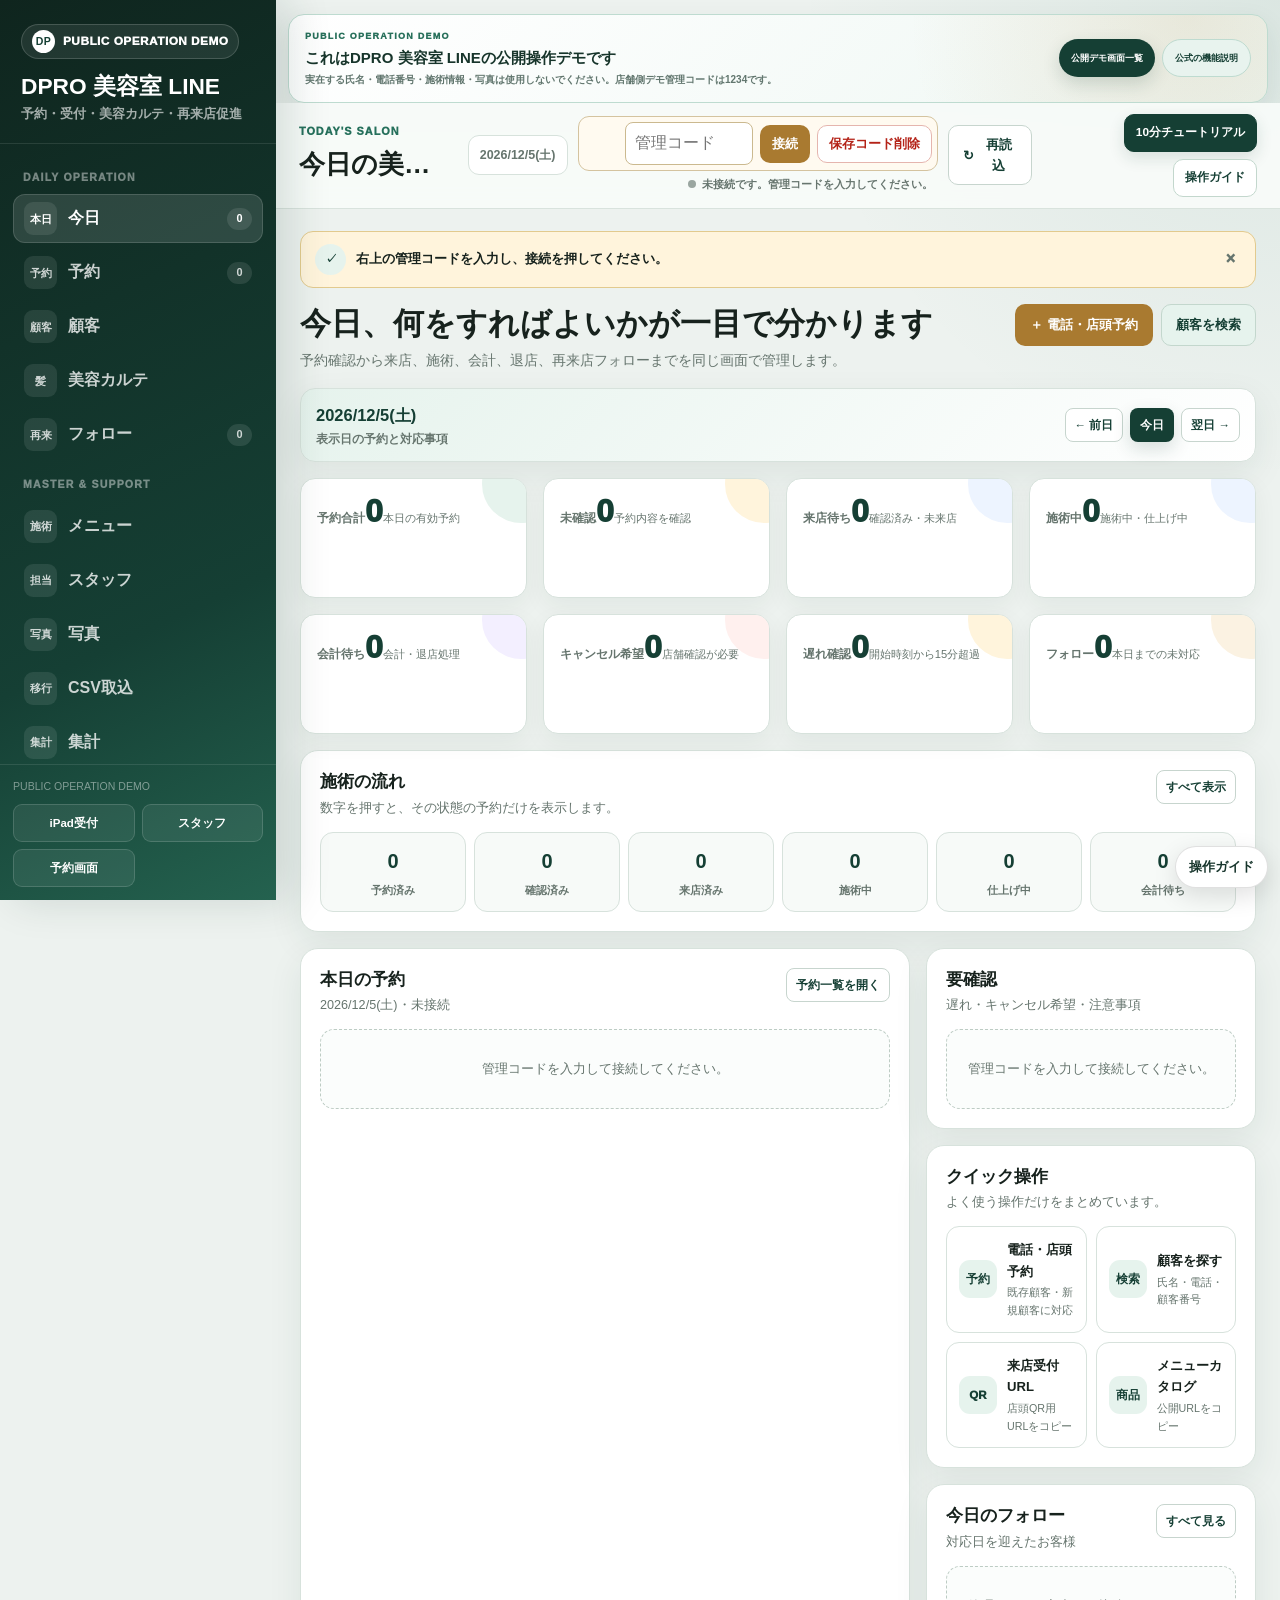
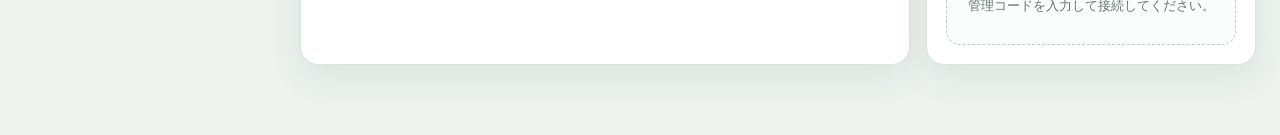
<file: owner.html>
<!doctype html>
<html lang="ja">
<head>
<meta charset="utf-8">
<meta name="viewport" content="width=device-width,initial-scale=1,viewport-fit=cover">
<meta name="theme-color" content="#12372e">
<meta name="description" content="DPRO美容室の予約・受付・顧客・カルテ・再来店促進を一つにまとめるPCオーナー管理画面">
<title>DPRO 美容室 LINE｜今日の美容室｜公開操作デモ</title>
<style>
:root{
  --bg:#edf2ef;--surface:#fff;--surface2:#f7faf8;--ink:#17221d;--muted:#66756e;--line:#d7e2dc;
  --brand:#153f34;--brand2:#26705c;--brand3:#3d8a74;--brandSoft:#e6f3ed;--gold:#a97a30;--goldSoft:#fbf2e2;
  --ok:#157347;--okSoft:#e7f7ef;--warn:#9a5b00;--warnSoft:#fff4dc;--err:#b42318;--errSoft:#fff0ee;
  --info:#245ca8;--infoSoft:#edf4ff;--violet:#6d4bb3;--violetSoft:#f3efff;--shadow:0 12px 34px rgba(20,58,47,.08);
  --radius:18px;--sidebar:276px;--topbar:76px;
}
*{box-sizing:border-box}html{font-size:16px;scroll-behavior:smooth}body{margin:0;min-height:100vh;background:radial-gradient(circle at 100% 0,rgba(38,112,92,.09),transparent 30rem),var(--bg);color:var(--ink);font-family:-apple-system,BlinkMacSystemFont,"Segoe UI","Hiragino Sans","Yu Gothic UI","Yu Gothic",Meiryo,sans-serif;line-height:1.65;-webkit-font-smoothing:antialiased}body.modal-open{overflow:hidden}button,input,select,textarea{font:inherit}button{color:inherit}button,a{-webkit-tap-highlight-color:transparent}[hidden]{display:none!important}
.sidebar{position:fixed;inset:0 auto 0 0;z-index:60;width:var(--sidebar);display:flex;flex-direction:column;color:#fff;background:linear-gradient(155deg,#0f251e,#153f34 68%,#24624f);box-shadow:14px 0 40px rgba(16,50,40,.14)}
.brand{padding:24px 21px 18px;border-bottom:1px solid rgba(255,255,255,.1)}.brand__eyebrow{display:inline-flex;align-items:center;gap:8px;padding:5px 10px;border:1px solid rgba(255,255,255,.16);border-radius:999px;background:rgba(255,255,255,.08);font-size:.74rem;font-weight:950;letter-spacing:.04em}.brand__eyebrow b{display:grid;place-items:center;width:23px;height:23px;border-radius:50%;background:#fff;color:var(--brand);font-size:.66rem}.brand h1{margin:13px 0 3px;font-size:1.42rem;line-height:1.25}.brand p{margin:0;color:rgba(255,255,255,.62);font-size:.81rem;font-weight:750}
.nav{display:grid;gap:5px;padding:13px;overflow:auto}.nav__group{margin:12px 10px 3px;color:rgba(255,255,255,.43);font-size:.66rem;font-weight:950;letter-spacing:.11em}.nav button{display:grid;grid-template-columns:35px 1fr auto;gap:9px;align-items:center;min-height:49px;padding:7px 10px;border:1px solid transparent;border-radius:12px;background:transparent;color:rgba(255,255,255,.78);cursor:pointer;text-align:left;font-weight:880}.nav button:hover,.nav button[aria-current="page"]{border-color:rgba(255,255,255,.14);background:rgba(255,255,255,.12);color:#fff}.nav__icon{display:grid;place-items:center;width:33px;height:33px;border-radius:9px;background:rgba(255,255,255,.09);font-size:.69rem;font-weight:950}.nav__count{min-width:25px;padding:2px 7px;border-radius:999px;background:rgba(255,255,255,.1);text-align:center;font-size:.68rem}.sidefoot{margin-top:auto;padding:13px;border-top:1px solid rgba(255,255,255,.1)}.sidefoot small{display:block;color:rgba(255,255,255,.45);font-size:.66rem;overflow-wrap:anywhere}.sidefoot__links{display:grid;grid-template-columns:1fr 1fr;gap:7px;margin-top:9px}.sidefoot a{display:grid;place-items:center;min-height:38px;border:1px solid rgba(255,255,255,.15);border-radius:9px;background:rgba(255,255,255,.07);color:#fff;text-decoration:none;font-size:.72rem;font-weight:850}
.workspace{margin-left:var(--sidebar);min-width:0}.topbar{position:sticky;top:0;z-index:50;display:flex;min-height:var(--topbar);align-items:center;justify-content:space-between;gap:14px;padding:11px 23px;border-bottom:1px solid rgba(215,226,220,.92);background:rgba(248,251,249,.94);backdrop-filter:blur(13px)}.topbar__left,.topbar__right{display:flex;align-items:center;gap:10px;min-width:0}.menu-toggle{display:none;width:42px;height:42px;border:1px solid var(--line);border-radius:11px;background:#fff;cursor:pointer}.page-title{min-width:0}.page-title small{display:block;color:var(--brand2);font-size:.68rem;font-weight:950;letter-spacing:.09em}.page-title h2{margin:2px 0 0;font-size:clamp(1.2rem,2.4vw,1.65rem);white-space:nowrap;overflow:hidden;text-overflow:ellipsis}.date-chip,.code-chip{display:flex;align-items:center;gap:7px;min-height:40px;padding:7px 11px;border:1px solid var(--line);border-radius:11px;background:#fff;color:var(--muted);font-size:.78rem;font-weight:850}.code-chip[data-state="ok"]{border-color:#afd8c0;background:var(--okSoft);color:var(--ok)}.code-chip[data-state="error"]{border-color:#e3aea7;background:var(--errSoft);color:var(--err)}
.content{padding:22px 24px 70px}.view{display:none;animation:fade .2s ease}.view.active{display:block}.section-head{display:flex;align-items:flex-start;justify-content:space-between;gap:16px;margin-bottom:16px}.section-head h2{margin:0;font-size:clamp(1.35rem,2.8vw,1.92rem);line-height:1.3}.section-head p{margin:5px 0 0;color:var(--muted);font-size:.89rem}.actions,.row-actions{display:flex;gap:8px;flex-wrap:wrap;justify-content:flex-end}.btn{display:inline-flex;min-height:42px;align-items:center;justify-content:center;gap:7px;padding:8px 14px;border:1px solid transparent;border-radius:10px;cursor:pointer;text-decoration:none;font-size:.8rem;font-weight:900;transition:.16s ease}.btn:hover{transform:translateY(-1px)}.btn:disabled{cursor:not-allowed;opacity:.5;transform:none}.btn.primary{background:var(--brand);color:#fff;box-shadow:0 7px 18px rgba(21,63,52,.16)}.btn.gold{background:var(--gold);color:#fff}.btn.soft{border-color:#c3d7cd;background:var(--brandSoft);color:var(--brand)}.btn.outline{border-color:#c7d5ce;background:#fff;color:var(--brand)}.btn.warning{border-color:#e5ca8b;background:var(--warnSoft);color:var(--warn)}.btn.danger{border-color:#e5b5ae;background:#fff;color:var(--err)}.btn.small{min-height:34px;padding:5px 9px;border-radius:8px;font-size:.72rem}.btn.wide{width:100%}
.notice{display:grid;grid-template-columns:auto 1fr auto;gap:10px;align-items:center;margin-bottom:16px;padding:12px 14px;border:1px solid #c8d9d0;border-radius:13px;background:#fff}.notice[data-state="success"]{border-color:#add7bf;background:var(--okSoft)}.notice[data-state="warning"]{border-color:#e2ca8e;background:var(--warnSoft)}.notice[data-state="error"]{border-color:#e2ada7;background:var(--errSoft)}.notice__icon{display:grid;place-items:center;width:31px;height:31px;border-radius:50%;background:var(--brandSoft);color:var(--brand);font-size:.72rem;font-weight:950}.notice__text{font-size:.82rem;font-weight:820}.notice__close{border:0;background:transparent;cursor:pointer;color:var(--muted);font-weight:950}
.businessbar{display:flex;align-items:center;justify-content:space-between;gap:12px;margin-bottom:16px;padding:13px 15px;border:1px solid var(--line);border-radius:15px;background:linear-gradient(135deg,var(--brandSoft),#fff);box-shadow:var(--shadow)}.businessbar__date b{display:block;color:var(--brand);font-size:1.03rem}.businessbar__date small{display:block;color:var(--muted);font-size:.73rem;font-weight:750}.businessbar__nav{display:flex;gap:7px;flex-wrap:wrap}
.grid{display:grid;gap:16px}.stats{grid-template-columns:repeat(8,minmax(0,1fr))}.two{grid-template-columns:repeat(2,minmax(0,1fr))}.dashboard-grid{grid-template-columns:minmax(0,1.55fr) minmax(330px,.75fr)}.customer-grid{grid-template-columns:340px minmax(0,1fr)}.settings-grid{grid-template-columns:minmax(0,1.1fr) minmax(320px,.7fr)}.card{min-width:0;padding:19px;border:1px solid var(--line);border-radius:var(--radius);background:var(--surface);box-shadow:var(--shadow)}.card.flat{box-shadow:none}.card.soft{background:var(--surface2);box-shadow:none}.card-head{display:flex;align-items:flex-start;justify-content:space-between;gap:12px;margin-bottom:13px}.card-head h3,.card-head h4{margin:0;line-height:1.35}.card-head h3{font-size:1.08rem}.card-head h4{font-size:.96rem}.help{margin:4px 0 0;color:var(--muted);font-size:.79rem}.stat{position:relative;overflow:hidden;min-height:120px;padding:16px;border:1px solid var(--line);border-radius:15px;background:#fff;box-shadow:0 8px 24px rgba(21,54,43,.055)}.stat:after{content:"";position:absolute;width:78px;height:78px;right:-34px;top:-34px;border-radius:50%;background:var(--brandSoft)}.stat.warn:after{background:var(--warnSoft)}.stat.err:after{background:var(--errSoft)}.stat.info:after{background:var(--infoSoft)}.stat.gold:after{background:var(--goldSoft)}.stat.violet:after{background:var(--violetSoft)}.stat__label{position:relative;z-index:1;color:var(--muted);font-size:.76rem;font-weight:850}.stat__value{position:relative;z-index:1;margin-top:8px;color:var(--brand);font-size:2rem;line-height:1;font-weight:950}.stat__sub{position:relative;z-index:1;margin-top:8px;color:var(--muted);font-size:.7rem}.stat[data-filter]{cursor:pointer}.stat[data-filter]:hover{border-color:var(--brand2);transform:translateY(-1px)}
.pipeline{display:grid;grid-template-columns:repeat(6,minmax(0,1fr));gap:8px}.pipeline__item{position:relative;padding:12px 10px;border:1px solid var(--line);border-radius:13px;background:var(--surface2);text-align:center;cursor:pointer}.pipeline__item:hover,.pipeline__item.active{border-color:var(--brand);background:var(--brandSoft)}.pipeline__item b{display:block;color:var(--brand);font-size:1.25rem}.pipeline__item span{display:block;margin-top:3px;color:var(--muted);font-size:.7rem;font-weight:850}
.toolbar{display:flex;align-items:end;gap:9px;flex-wrap:wrap;margin-bottom:13px;padding:13px;border:1px solid var(--line);border-radius:14px;background:var(--surface2)}.toolbar .field{flex:1 1 170px}.field{min-width:0}.full{grid-column:1/-1}.label{display:flex;align-items:center;justify-content:space-between;gap:8px;margin-bottom:5px;color:#35453e;font-size:.81rem;font-weight:900}.input,.select,.textarea{width:100%;border:1px solid #bdccc4;border-radius:10px;background:#fff;color:var(--ink);outline:none}.input,.select{min-height:43px;padding:8px 11px}.textarea{min-height:96px;padding:10px 11px;resize:vertical;line-height:1.55}.input:focus,.select:focus,.textarea:focus{border-color:var(--brand2);box-shadow:0 0 0 4px rgba(38,112,92,.1)}.field-help{margin-top:3px;color:var(--muted);font-size:.7rem}.form-grid{display:grid;grid-template-columns:repeat(2,minmax(0,1fr));gap:11px}.form-grid.three{grid-template-columns:repeat(3,minmax(0,1fr))}.check{display:flex;align-items:flex-start;gap:8px;padding:7px 0}.check input{width:19px;height:19px;margin:2px 0 0;accent-color:var(--brand)}.check span{font-size:.81rem;font-weight:760}
.badge{display:inline-flex;min-height:27px;align-items:center;justify-content:center;padding:3px 9px;border-radius:999px;background:var(--brandSoft);color:var(--brand);font-size:.69rem;font-weight:950;white-space:nowrap}.badge.ok{background:var(--okSoft);color:var(--ok)}.badge.warn{background:var(--warnSoft);color:var(--warn)}.badge.err{background:var(--errSoft);color:var(--err)}.badge.info{background:var(--infoSoft);color:var(--info)}.badge.violet{background:var(--violetSoft);color:var(--violet)}
.table-wrap{overflow:auto;border:1px solid var(--line);border-radius:14px;background:#fff}.table{width:100%;border-collapse:collapse;min-width:840px}.table th,.table td{padding:11px 12px;border-bottom:1px solid #e6ece8;text-align:left;vertical-align:top}.table th{position:sticky;top:0;z-index:1;background:#f5f8f6;color:#50615a;font-size:.7rem;font-weight:950;letter-spacing:.03em}.table td{font-size:.79rem}.table tr:last-child td{border-bottom:0}.table tbody tr:hover{background:#f8fbf9}.table strong{font-size:.85rem}.table small{display:block;margin-top:2px;color:var(--muted);font-size:.69rem}.time-cell{white-space:nowrap}.time-cell b{display:block;color:var(--brand);font-size:1rem}.customer-link{border:0;background:transparent;color:var(--brand2);cursor:pointer;padding:0;text-align:left;font-weight:900}.customer-link:hover{text-decoration:underline}
.reservation-cards{display:none;gap:10px}.reservation-card{padding:14px;border:1px solid var(--line);border-radius:14px;background:#fff}.reservation-card__top{display:flex;align-items:flex-start;justify-content:space-between;gap:10px}.reservation-card__time{color:var(--brand);font-size:1.1rem;font-weight:950}.reservation-card h4{margin:7px 0 2px;font-size:1rem}.reservation-card p{margin:0;color:var(--muted);font-size:.76rem}.reservation-card__actions{display:flex;gap:7px;flex-wrap:wrap;margin-top:11px}
.list{display:grid;gap:9px}.list-item{display:grid;grid-template-columns:minmax(0,1fr) auto;gap:11px;align-items:start;padding:13px;border:1px solid var(--line);border-radius:13px;background:#fff}.list-item:hover{border-color:#b7cec3}.list-item h4{margin:0;font-size:.93rem}.list-item p{margin:4px 0 0;color:var(--muted);font-size:.75rem;white-space:pre-wrap}.list-item small{display:block;margin-top:4px;color:var(--muted);font-size:.68rem}.list-item__actions{display:flex;gap:6px;flex-wrap:wrap;justify-content:flex-end}.empty{padding:28px 16px;border:1px dashed #bdccc4;border-radius:14px;background:#fbfdfc;color:var(--muted);text-align:center;font-size:.82rem}.skeleton{min-height:110px;border-radius:14px;background:linear-gradient(90deg,#edf2ef 25%,#f8faf9 37%,#edf2ef 63%);background-size:400% 100%;animation:shimmer 1.25s infinite}
.attention{display:grid;gap:9px}.attention__item{padding:12px 13px;border-left:5px solid var(--warn);border-radius:10px;background:var(--warnSoft)}.attention__item.err{border-color:var(--err);background:var(--errSoft)}.attention__item.info{border-color:var(--info);background:var(--infoSoft)}.attention__item b{display:block;font-size:.83rem}.attention__item span{display:block;margin-top:2px;color:#60564a;font-size:.72rem}
.quick-grid{display:grid;grid-template-columns:repeat(2,minmax(0,1fr));gap:9px}.quick{display:flex;min-height:82px;align-items:center;gap:10px;padding:12px;border:1px solid var(--line);border-radius:13px;background:#fff;cursor:pointer;text-align:left}.quick:hover{border-color:var(--brand);background:var(--brandSoft)}.quick__icon{display:grid;place-items:center;flex:0 0 38px;width:38px;height:38px;border-radius:11px;background:var(--brandSoft);color:var(--brand);font-size:.72rem;font-weight:950}.quick b{display:block;font-size:.82rem}.quick small{display:block;margin-top:2px;color:var(--muted);font-size:.67rem}
.customer-list{display:grid;gap:7px;max-height:68vh;overflow:auto}.customer-row{width:100%;display:grid;grid-template-columns:minmax(0,1fr) auto;gap:8px;align-items:center;padding:11px 12px;border:1px solid var(--line);border-radius:11px;background:#fff;cursor:pointer;text-align:left}.customer-row:hover,.customer-row.active{border-color:var(--brand);background:var(--brandSoft)}.customer-row b{display:block}.customer-row small{display:block;margin-top:2px;color:var(--muted);font-size:.69rem}.customer-row__tag{color:var(--brand);font-size:.69rem;font-weight:950}.detail-hero{display:flex;align-items:flex-start;justify-content:space-between;gap:15px;padding:17px;border-radius:15px;background:linear-gradient(135deg,var(--brandSoft),#fff)}.detail-hero h3{margin:0;color:var(--brand);font-size:1.28rem}.detail-hero p{margin:4px 0 0;color:var(--muted);font-size:.78rem}.detail-grid{display:grid;grid-template-columns:repeat(4,minmax(0,1fr));gap:8px;margin-top:13px}.detail-box{padding:10px;border-radius:11px;background:var(--surface2)}.detail-box small{display:block;color:var(--muted);font-size:.66rem;font-weight:850}.detail-box b{display:block;margin-top:3px;font-size:.78rem;overflow-wrap:anywhere}.tabs{display:flex;gap:7px;overflow:auto;margin:14px 0 12px;padding-bottom:3px}.tab{flex:0 0 auto;min-height:36px;padding:6px 11px;border:1px solid var(--line);border-radius:999px;background:#fff;cursor:pointer;font-size:.73rem;font-weight:900}.tab.active{border-color:var(--brand);background:var(--brand);color:#fff}.tab-panel{display:none}.tab-panel.active{display:block}.photo-grid{display:grid;grid-template-columns:repeat(4,minmax(0,1fr));gap:10px}.photo{position:relative;overflow:hidden;aspect-ratio:4/3;border:1px solid var(--line);border-radius:13px;background:#edf2ef}.photo img{width:100%;height:100%;object-fit:cover}.photo span{position:absolute;left:7px;bottom:7px;padding:3px 7px;border-radius:999px;background:rgba(15,37,30,.78);color:#fff;font-size:.65rem;font-weight:900}
.menu-grid,.staff-grid{display:grid;grid-template-columns:repeat(3,minmax(0,1fr));gap:13px}.menu-card,.staff-card{overflow:hidden;border:1px solid var(--line);border-radius:15px;background:#fff}.menu-card__image{aspect-ratio:16/8;background:linear-gradient(135deg,var(--brandSoft),#fff);display:grid;place-items:center;color:var(--brand);font-weight:950}.menu-card__image img{width:100%;height:100%;object-fit:cover}.menu-card__body,.staff-card{padding:15px}.menu-card h4,.staff-card h4{margin:0;font-size:1rem}.menu-card p,.staff-card p{margin:5px 0 0;color:var(--muted);font-size:.75rem}.menu-card__meta{display:flex;justify-content:space-between;gap:8px;margin-top:10px;color:var(--brand);font-size:.79rem;font-weight:900}.feature-list{display:grid;grid-template-columns:repeat(2,minmax(0,1fr));gap:8px}.feature{display:flex;align-items:flex-start;gap:9px;padding:10px;border:1px solid var(--line);border-radius:11px;background:#fff}.feature input{width:19px;height:19px;margin:2px 0 0;accent-color:var(--brand)}.feature b{display:block;font-size:.8rem}.feature small{display:block;color:var(--muted);font-size:.66rem}
.version-box{padding:13px;border:1px solid var(--line);border-radius:13px;background:var(--surface2);font-size:.72rem;line-height:1.75;overflow-wrap:anywhere}.version-box b{color:var(--brand)}
.modal{position:fixed;inset:0;z-index:100;display:none;place-items:center;padding:20px;background:rgba(12,28,23,.56);backdrop-filter:blur(5px)}.modal.open{display:grid}.modal__panel{width:min(760px,100%);max-height:min(90vh,900px);overflow:auto;border:1px solid rgba(255,255,255,.4);border-radius:20px;background:#fff;box-shadow:0 26px 80px rgba(10,30,23,.28)}.modal__head{position:sticky;top:0;z-index:2;display:flex;align-items:flex-start;justify-content:space-between;gap:12px;padding:17px 19px;border-bottom:1px solid var(--line);background:rgba(255,255,255,.96);backdrop-filter:blur(10px)}.modal__head h3{margin:0;font-size:1.2rem}.modal__head p{margin:3px 0 0;color:var(--muted);font-size:.75rem}.modal__close{width:39px;height:39px;border:1px solid var(--line);border-radius:10px;background:#fff;cursor:pointer;font-weight:950}.modal__body{padding:19px}.modal__foot{display:flex;justify-content:flex-end;gap:8px;padding:15px 19px;border-top:1px solid var(--line);background:var(--surface2)}
.top-admin-wrap{display:grid;gap:3px;min-width:360px}.top-admin-code{display:flex;align-items:center;justify-content:flex-end;gap:7px;padding:5px;border:1px solid #d4c39f;border-radius:11px;background:#fffaf0}.top-admin-code__input{width:128px;min-height:38px;padding:7px 9px;border:1px solid #cbb98f;border-radius:8px;background:#fff;color:var(--ink);outline:none}.top-admin-code__input:focus{border-color:var(--gold);box-shadow:0 0 0 3px rgba(169,122,48,.12)}.top-admin-code__save,.top-admin-code__clear{min-height:38px;padding:6px 11px;white-space:nowrap}.top-admin-connection{display:flex;align-items:center;justify-content:flex-end;gap:6px;min-height:20px;padding:0 5px;color:var(--muted);font-size:.69rem;font-weight:900}.top-admin-connection:before{content:"";width:8px;height:8px;border-radius:50%;background:#9aa6a0}.top-admin-connection[data-state="checking"]{color:var(--warn)}.top-admin-connection[data-state="checking"]:before{background:var(--warn);box-shadow:0 0 0 4px rgba(152,89,0,.10)}.top-admin-connection[data-state="success"]{color:var(--ok)}.top-admin-connection[data-state="success"]:before{background:var(--ok);box-shadow:0 0 0 4px rgba(23,107,67,.10)}.top-admin-connection[data-state="error"]{color:var(--err)}.top-admin-connection[data-state="error"]:before{background:var(--err);box-shadow:0 0 0 4px rgba(180,35,24,.10)}@media(max-width:1100px){.top-admin-wrap{min-width:310px}.top-admin-code__input{width:105px}.date-chip{display:none}}@media(max-width:760px){.top-admin-wrap{position:fixed;left:9px;right:9px;top:70px;z-index:70;min-width:0;padding:7px;border:1px solid #d4c39f;border-radius:13px;background:#fffaf0;box-shadow:0 12px 30px rgba(15,45,35,.18)}.top-admin-code{padding:0;border:0;background:transparent}.top-admin-code__input{width:auto;min-width:0;flex:1}.top-admin-connection{justify-content:flex-start;padding:1px 3px 0}.content{padding-top:92px}}.auth-panel{width:min(470px,100%)}.auth-logo{display:grid;place-items:center;width:58px;height:58px;margin:0 auto 13px;border-radius:17px;background:var(--brand);color:#fff;font-weight:950}.auth-copy{text-align:center}.auth-copy h3{margin:0;font-size:1.3rem}.auth-copy p{margin:7px 0 0;color:var(--muted);font-size:.81rem}.admin-code-row{display:grid;grid-template-columns:minmax(0,1fr) auto;gap:8px;margin-top:17px}.admin-code-row .btn{min-width:96px}.demo-hint{margin-top:10px;padding:10px;border-radius:10px;background:var(--goldSoft);color:#72551d;font-size:.72rem;font-weight:780}

.carte-shell{display:grid;gap:16px}.carte-hero{display:grid;grid-template-columns:minmax(0,1fr) auto;gap:16px;align-items:start;padding:20px;border:1px solid #c7dbd1;border-radius:18px;background:linear-gradient(135deg,#f3faf6,#fff 58%,#fbf3e4);box-shadow:var(--shadow)}.carte-hero h3{margin:0;font-size:1.45rem}.carte-hero p{margin:5px 0 0;color:var(--muted);font-size:.82rem}.carte-hero__actions{display:flex;gap:8px;flex-wrap:wrap;justify-content:flex-end}.carte-metrics{display:grid;grid-template-columns:repeat(6,minmax(0,1fr));gap:10px}.carte-metric{padding:13px;border:1px solid var(--line);border-radius:13px;background:#fff}.carte-metric small{display:block;color:var(--muted);font-size:.67rem;font-weight:850}.carte-metric b{display:block;margin-top:4px;color:var(--brand);font-size:.9rem;overflow-wrap:anywhere}.carte-alerts{display:grid;gap:8px}.carte-alert{display:grid;grid-template-columns:auto 1fr;gap:9px;align-items:start;padding:11px 13px;border:1px solid #e5c68c;border-left:5px solid var(--warn);border-radius:12px;background:var(--warnSoft)}.carte-alert.danger{border-color:#e5b3ac;border-left-color:var(--err);background:var(--errSoft)}.carte-alert__icon{display:grid;place-items:center;width:27px;height:27px;border-radius:8px;background:#fff;font-size:.68rem;font-weight:950}.carte-alert h4{margin:0;font-size:.84rem}.carte-alert p{margin:3px 0 0;color:#5b4a31;font-size:.76rem;white-space:pre-wrap}.carte-tabbar{display:flex;gap:7px;overflow:auto;padding:5px;border:1px solid var(--line);border-radius:13px;background:var(--surface2)}.carte-tab{flex:0 0 auto;min-height:38px;padding:7px 12px;border:1px solid transparent;border-radius:9px;background:transparent;color:var(--muted);cursor:pointer;font-size:.76rem;font-weight:900}.carte-tab.active{border-color:#bfd4c9;background:#fff;color:var(--brand);box-shadow:0 4px 13px rgba(20,58,47,.07)}.carte-panel{display:none}.carte-panel.active{display:block}.carte-section-grid{display:grid;grid-template-columns:repeat(2,minmax(0,1fr));gap:14px}.carte-data{display:grid;grid-template-columns:repeat(2,minmax(0,1fr));gap:8px}.carte-data__item{padding:10px;border-radius:10px;background:var(--surface2)}.carte-data__item small{display:block;color:var(--muted);font-size:.65rem;font-weight:850}.carte-data__item b{display:block;margin-top:3px;font-size:.78rem;white-space:pre-wrap;overflow-wrap:anywhere}.timeline{display:grid;gap:0}.timeline-item{position:relative;padding:0 0 16px 25px}.timeline-item:before{content:"";position:absolute;left:7px;top:7px;bottom:-7px;width:2px;background:#d6e3dc}.timeline-item:last-child:before{display:none}.timeline-item:after{content:"";position:absolute;left:2px;top:6px;width:12px;height:12px;border:3px solid #fff;border-radius:50%;background:var(--brand2);box-shadow:0 0 0 1px #b9d1c5}.timeline-item__body{padding:12px;border:1px solid var(--line);border-radius:12px;background:#fff}.timeline-item__body h4{margin:0;font-size:.87rem}.timeline-item__body p{margin:5px 0 0;color:var(--muted);font-size:.76rem;white-space:pre-wrap}.timeline-item__body small{display:block;margin-top:7px;color:var(--muted);font-size:.68rem}.formula-card{padding:13px;border:1px solid var(--line);border-radius:13px;background:#fff}.formula-card h4{margin:0}.formula-card p{margin:6px 0 0;color:var(--muted);font-size:.76rem;white-space:pre-wrap}.formula-card small{display:block;margin-top:7px;color:var(--muted);font-size:.68rem}.follow-kpis{display:grid;grid-template-columns:repeat(5,minmax(0,1fr));gap:10px;margin-bottom:16px}.follow-kpi{padding:13px;border:1px solid var(--line);border-radius:13px;background:#fff;cursor:pointer}.follow-kpi:hover,.follow-kpi.active{border-color:var(--brand2);background:var(--brandSoft)}.follow-kpi small{display:block;color:var(--muted);font-size:.67rem;font-weight:850}.follow-kpi b{display:block;margin-top:3px;color:var(--brand);font-size:1.35rem}.follow-layout{display:grid;grid-template-columns:minmax(0,1.35fr) minmax(330px,.72fr);gap:16px}.follow-card{display:grid;grid-template-columns:minmax(0,1fr) auto;gap:13px;padding:15px;border:1px solid var(--line);border-left:5px solid var(--brand2);border-radius:14px;background:#fff}.follow-card.overdue{border-left-color:var(--err);background:linear-gradient(90deg,var(--errSoft),#fff 22%)}.follow-card.today{border-left-color:var(--gold);background:linear-gradient(90deg,var(--goldSoft),#fff 22%)}.follow-card.done{border-left-color:var(--ok);opacity:.82}.follow-card h4{margin:0;font-size:.92rem}.follow-card p{margin:6px 0 0;color:#43534c;font-size:.78rem;white-space:pre-wrap}.follow-card__meta{display:flex;gap:7px;flex-wrap:wrap;margin-top:8px}.follow-card__meta span{padding:3px 7px;border-radius:999px;background:var(--surface2);color:var(--muted);font-size:.66rem;font-weight:800}.follow-card__actions{display:flex;align-content:flex-start;justify-content:flex-end;gap:6px;flex-wrap:wrap;max-width:240px}.follow-log{padding:11px;border-left:3px solid var(--line);background:var(--surface2);border-radius:0 10px 10px 0}.follow-log h4{margin:0;font-size:.79rem}.follow-log p{margin:4px 0 0;color:var(--muted);font-size:.71rem;white-space:pre-wrap}.follow-log small{display:block;margin-top:4px;color:var(--muted);font-size:.65rem}.modal-section{margin-top:16px;padding-top:16px;border-top:1px solid var(--line)}.modal-section:first-child{margin-top:0;padding-top:0;border-top:0}.modal-section h4{margin:0 0 9px;font-size:.95rem}.required-mark{color:var(--err)}.selected-customer-banner{padding:11px 13px;border:1px solid #bad5c8;border-radius:11px;background:var(--brandSoft);color:var(--brand);font-size:.79rem;font-weight:850}.follow-empty-filter{padding:24px;border:1px dashed var(--line);border-radius:13px;text-align:center;color:var(--muted);background:#fff}
@media(max-width:1380px){.carte-metrics{grid-template-columns:repeat(3,minmax(0,1fr))}.follow-kpis{grid-template-columns:repeat(5,minmax(120px,1fr));overflow:auto}}
@media(max-width:1050px){.follow-layout{grid-template-columns:1fr}.carte-section-grid{grid-template-columns:1fr}}
@media(max-width:820px){.carte-hero{grid-template-columns:1fr}.carte-hero__actions{justify-content:flex-start}.carte-metrics{grid-template-columns:repeat(2,minmax(0,1fr))}.follow-card{grid-template-columns:1fr}.follow-card__actions{justify-content:flex-start;max-width:none}}
@media(max-width:640px){.carte-metrics,.carte-data{grid-template-columns:1fr}.follow-kpis{grid-template-columns:repeat(2,minmax(0,1fr));overflow:visible}.carte-hero__actions .btn{flex:1 1 45%}}
.mobile-overlay{display:none;position:fixed;inset:0;z-index:55;background:rgba(12,28,23,.45)}
@keyframes fade{from{opacity:.25;transform:translateY(3px)}to{opacity:1;transform:none}}@keyframes shimmer{0%{background-position:100% 0}100%{background-position:-100% 0}}
@media(max-width:1380px){.stats{grid-template-columns:repeat(4,minmax(0,1fr))}.menu-grid,.staff-grid{grid-template-columns:repeat(2,minmax(0,1fr))}}
@media(max-width:1050px){:root{--sidebar:252px}.dashboard-grid,.settings-grid{grid-template-columns:1fr}.customer-grid{grid-template-columns:300px minmax(0,1fr)}.pipeline{grid-template-columns:repeat(3,minmax(0,1fr))}.detail-grid{grid-template-columns:repeat(2,minmax(0,1fr))}}
@media(max-width:820px){.sidebar{transform:translateX(-102%);transition:transform .2s ease}.sidebar.open{transform:none}.mobile-overlay.open{display:block}.workspace{margin-left:0}.menu-toggle{display:grid;place-items:center}.topbar{padding:10px 14px}.date-chip{display:none}.content{padding:17px 14px 60px}.stats{grid-template-columns:repeat(2,minmax(0,1fr))}.customer-grid{grid-template-columns:1fr}.customer-list{max-height:330px}.section-head{align-items:stretch;flex-direction:column}.actions{justify-content:flex-start}.photo-grid{grid-template-columns:repeat(2,minmax(0,1fr))}}
@media(max-width:640px){html{font-size:16px}.topbar__right .btn .desktop-only{display:none}.businessbar{align-items:stretch;flex-direction:column}.pipeline{grid-template-columns:repeat(2,minmax(0,1fr))}.table-wrap{display:none}.reservation-cards{display:grid}.two,.form-grid,.form-grid.three,.menu-grid,.staff-grid,.feature-list,.quick-grid{grid-template-columns:1fr}.detail-grid{grid-template-columns:repeat(2,minmax(0,1fr))}.modal{padding:9px}.modal__panel{border-radius:16px}.photo-grid{grid-template-columns:1fr 1fr}.list-item{grid-template-columns:1fr}.list-item__actions{justify-content:flex-start}}

/* STEP HAIR-NEXT-9 settings center */
.settings-shell{display:grid;grid-template-columns:245px minmax(0,1fr);gap:16px;align-items:start}
.settings-nav{position:sticky;top:94px;padding:10px}
.settings-nav button{display:grid;grid-template-columns:34px minmax(0,1fr);gap:9px;align-items:center;width:100%;min-height:48px;padding:7px 9px;border:1px solid transparent;border-radius:11px;background:transparent;color:var(--muted);cursor:pointer;text-align:left;font-size:.78rem;font-weight:900}
.settings-nav button:hover,.settings-nav button[aria-current="page"]{border-color:#bdd3c8;background:var(--brandSoft);color:var(--brand)}
.settings-nav__icon{display:grid;place-items:center;width:33px;height:33px;border-radius:9px;background:#edf4f0;color:var(--brand);font-size:.67rem;font-weight:950}
.settings-pane{display:none}.settings-pane.active{display:block}
.settings-pane>.card+.card{margin-top:14px}
.settings-state{display:inline-flex;align-items:center;gap:6px;min-height:30px;padding:4px 10px;border-radius:999px;background:var(--okSoft);color:var(--ok);font-size:.7rem;font-weight:950}
.settings-state.dirty{background:var(--warnSoft);color:var(--warn)}
.settings-state:before{content:"";width:8px;height:8px;border-radius:50%;background:currentColor}
.settings-overview{display:grid;grid-template-columns:repeat(4,minmax(0,1fr));gap:10px}
.settings-overview__item{padding:13px;border:1px solid var(--line);border-radius:13px;background:#fff}
.settings-overview__item small{display:block;color:var(--muted);font-size:.65rem;font-weight:850}
.settings-overview__item b{display:block;margin-top:4px;color:var(--brand);font-size:.88rem}
.settings-jumps{display:grid;grid-template-columns:repeat(2,minmax(0,1fr));gap:9px;margin-top:12px}
.settings-jump{display:flex;align-items:center;gap:10px;min-height:76px;padding:12px;border:1px solid var(--line);border-radius:13px;background:#fff;cursor:pointer;text-align:left}
.settings-jump:hover{border-color:var(--brand);background:var(--brandSoft)}
.settings-jump__icon{display:grid;place-items:center;flex:0 0 38px;width:38px;height:38px;border-radius:11px;background:var(--brandSoft);color:var(--brand);font-size:.69rem;font-weight:950}
.settings-jump b{display:block;font-size:.82rem}.settings-jump small{display:block;margin-top:2px;color:var(--muted);font-size:.67rem}
.rule-grid{display:grid;grid-template-columns:repeat(3,minmax(0,1fr));gap:10px}
.rule-card{padding:12px;border:1px solid var(--line);border-radius:12px;background:var(--surface2)}
.rule-card .check{padding:0}
.rule-card p{margin:5px 0 0;color:var(--muted);font-size:.68rem}
.hours-list{display:grid;gap:8px}
.hour-row{display:grid;grid-template-columns:72px 92px repeat(3,minmax(118px,1fr));gap:8px;align-items:end;padding:11px;border:1px solid var(--line);border-radius:12px;background:var(--surface2)}
.hour-day{align-self:center;color:var(--brand);font-weight:950}
.hour-closed{display:flex;align-items:center;gap:6px;min-height:43px;font-size:.73rem;font-weight:900}
.hour-closed input{width:19px;height:19px;accent-color:var(--brand)}
.special-list{display:grid;gap:8px}.special-row{display:grid;grid-template-columns:150px 105px repeat(2,minmax(120px,1fr)) minmax(160px,1.3fr) auto;gap:8px;align-items:end;padding:11px;border:1px solid var(--line);border-radius:12px;background:var(--surface2)}
.special-closed{display:flex;align-items:center;gap:6px;min-height:43px;font-size:.73rem;font-weight:900}.special-closed input{width:19px;height:19px;accent-color:var(--brand)}
.master-toolbar{display:flex;align-items:end;gap:9px;flex-wrap:wrap;margin-bottom:13px}.master-toolbar .field{flex:1 1 190px}
.menu-card__actions,.staff-card__actions{display:flex;justify-content:flex-end;gap:7px;margin-top:12px;padding-top:11px;border-top:1px solid #edf1ef}
.capacity-badge{display:inline-flex;align-items:center;min-height:25px;padding:3px 8px;border-radius:999px;background:var(--goldSoft);color:var(--gold);font-size:.65rem;font-weight:950}
.master-form-section{padding:13px;border:1px solid var(--line);border-radius:13px;background:var(--surface2)}
.master-form-section+.master-form-section{margin-top:13px}.master-form-section h4{margin:0 0 10px}
.master-checks{display:grid;grid-template-columns:repeat(2,minmax(0,1fr));gap:7px}.master-check{display:flex;align-items:flex-start;gap:7px;padding:8px;border:1px solid var(--line);border-radius:9px;background:#fff;font-size:.73rem;font-weight:850}
.master-check input{width:18px;height:18px;margin:1px 0 0;accent-color:var(--brand)}
.menu-item-list{display:grid;grid-template-columns:repeat(2,minmax(0,1fr));gap:7px;max-height:330px;overflow:auto}
.menu-item-option{display:flex;align-items:center;gap:8px;padding:9px;border:1px solid var(--line);border-radius:10px;background:#fff;font-size:.74rem;font-weight:850}
.menu-item-option input{width:18px;height:18px;accent-color:var(--brand)}
.settings-savebar{position:sticky;bottom:10px;z-index:15;display:flex;justify-content:space-between;align-items:center;gap:12px;margin-top:15px;padding:11px 13px;border:1px solid #c9dbd2;border-radius:14px;background:rgba(255,255,255,.96);backdrop-filter:blur(10px);box-shadow:0 12px 34px rgba(20,58,47,.13)}
@media(max-width:1100px){.settings-overview{grid-template-columns:repeat(2,minmax(0,1fr))}.rule-grid{grid-template-columns:repeat(2,minmax(0,1fr))}.hour-row{grid-template-columns:65px 88px repeat(3,minmax(105px,1fr))}.special-row{grid-template-columns:140px 100px repeat(2,minmax(110px,1fr));}.special-row .field:nth-of-type(5){grid-column:1/-2}}
@media(max-width:880px){.settings-shell{grid-template-columns:1fr}.settings-nav{position:static;display:flex;gap:6px;overflow:auto;padding:7px}.settings-nav button{flex:0 0 auto;width:auto;grid-template-columns:30px auto}.settings-nav__icon{width:29px;height:29px}.hour-row,.special-row{grid-template-columns:repeat(2,minmax(0,1fr))}.hour-day{grid-column:1/-1}.special-row .field:nth-of-type(5){grid-column:1/-1}.settings-savebar{bottom:76px}}
@media(max-width:620px){.settings-overview,.settings-jumps,.rule-grid,.master-checks,.menu-item-list{grid-template-columns:1fr}.hour-row,.special-row{grid-template-columns:1fr}.special-row .field:nth-of-type(5){grid-column:auto}.settings-savebar{align-items:stretch;flex-direction:column}.settings-savebar .btn{width:100%}}


/* STEP HAIR-NEXT-9-R1: 管理コード操作を隠さない通知位置 */
body #dpro-toast-container{
  top:auto!important;
  right:18px!important;
  bottom:18px!important;
  max-width:min(420px,calc(100vw - 36px))!important;
}
@media(max-width:880px){
  body #dpro-toast-container{right:10px!important;bottom:82px!important;max-width:calc(100vw - 20px)!important}
}


/* DPRO-SYSTEMS-10 HAIR OPERATION DEMO */
.hair-operation-demo-banner{
  width:min(1480px,calc(100% - 24px));
  margin:14px auto 0;
  padding:14px 16px;
  display:flex;
  align-items:center;
  justify-content:space-between;
  gap:16px;
  color:#17352b;
  border:1px solid #bedbd0;
  border-radius:16px;
  background:
    radial-gradient(circle at 92% 0,rgba(173,122,44,.13),transparent 31%),
    linear-gradient(135deg,#fff,#eef7f3);
  box-shadow:0 11px 28px rgba(21,63,52,.09);
  font-family:-apple-system,BlinkMacSystemFont,"Segoe UI","Hiragino Sans","Yu Gothic UI","Yu Gothic",Meiryo,sans-serif;
}
.hair-operation-demo-copy{min-width:0;display:flex;flex-direction:column}
.hair-operation-demo-copy small{color:#28705b;font-size:9px;font-weight:1000;letter-spacing:.14em}
.hair-operation-demo-copy strong{margin-top:3px;font-size:15px;line-height:1.45}
.hair-operation-demo-copy span{margin-top:3px;color:#61766e;font-size:10px;font-weight:760;line-height:1.6}
.hair-operation-demo-actions{flex:0 0 auto;display:flex;gap:7px;flex-wrap:wrap}
.hair-operation-demo-actions a{
  min-height:38px;display:inline-flex;align-items:center;justify-content:center;padding:7px 12px;
  color:#fff!important;border:0!important;border-radius:999px;background:#153f34!important;
  text-decoration:none!important;font-size:9px;font-weight:950;box-shadow:0 7px 17px rgba(21,63,52,.17)
}
.hair-operation-demo-actions a:last-child{color:#153f34!important;border:1px solid #bedbd0!important;background:#e8f3ee!important;box-shadow:none}
body.hair-operation-demo-page #sidebarVersion{font-size:0!important}
body.hair-operation-demo-page #sidebarVersion::after{content:"PUBLIC OPERATION DEMO";font-size:.66rem}
@media(min-width:881px){
  body.hair-operation-owner .hair-operation-demo-banner{
    width:calc(100% - var(--sidebar) - 24px);
    margin-left:calc(var(--sidebar) + 12px);
    margin-right:12px
  }
}
@media(max-width:700px){
  .hair-operation-demo-banner{align-items:flex-start;flex-direction:column}
  .hair-operation-demo-actions{width:100%;display:grid;grid-template-columns:1fr 1fr}
}
@media(max-width:410px){.hair-operation-demo-actions{grid-template-columns:1fr}}
@media print{.hair-operation-demo-banner{display:none!important}}
</style>

<meta name="robots" content="noindex,nofollow,noarchive">
<link rel="canonical" href="https://dpro-shop.com/systems/hair">
  <link rel="stylesheet" href="tutorial-first10.css?v=20260822-r3">

<style id="dpro-chat-b-guide-style">
.dpro-chat-b-guide-link{position:fixed;right:12px;bottom:12px;z-index:9999;display:inline-flex;align-items:center;justify-content:center;min-height:42px;padding:8px 13px;border:1px solid rgba(0,0,0,.12);border-radius:999px;background:#fff;color:#17352c;text-decoration:none;font:800 13px/1.2 -apple-system,BlinkMacSystemFont,"Segoe UI","Noto Sans JP",sans-serif;box-shadow:0 8px 24px rgba(0,0,0,.12)}
.dpro-chat-b-guide-link:focus-visible{outline:3px solid #ffbf47;outline-offset:3px}
@media(max-width:700px){.dpro-chat-b-guide-link{bottom:72px;right:10px;min-height:40px;padding:7px 11px;font-size:12px}}
</style>
</head>
<body class="hair-operation-demo-page hair-operation-owner">
<section class="hair-operation-demo-banner" aria-label="公開操作デモの案内">
  <div class="hair-operation-demo-copy">
    <small>PUBLIC OPERATION DEMO</small>
    <strong>これはDPRO 美容室 LINEの公開操作デモです</strong>
    <span>実在する氏名・電話番号・施術情報・写真は使用しないでください。店舗側デモ管理コードは1234です。</span>
  </div>
  <div class="hair-operation-demo-actions">
    <a href="demo-guide.html">公開デモ画面一覧</a>
    <a href="https://dpro-shop.com/systems/hair">公式の機能説明</a>
  </div>
</section>

<div class="mobile-overlay" id="mobileOverlay"></div>
<aside class="sidebar" id="sidebar">
  <div class="brand">
    <span class="brand__eyebrow"><b>DP</b>PUBLIC OPERATION DEMO</span>
    <h1>DPRO 美容室 LINE</h1>
    <p>予約・受付・美容カルテ・再来店促進</p>
  </div>
  <nav class="nav" aria-label="管理メニュー">
    <p class="nav__group">DAILY OPERATION</p>
    <button type="button" data-view="today" aria-current="page"><span class="nav__icon">本日</span><span>今日</span><span class="nav__count" id="navTodayCount">0</span></button>
    <button type="button" data-view="reservations"><span class="nav__icon">予約</span><span>予約</span><span class="nav__count" id="navReservationCount">0</span></button>
    <button type="button" data-view="customers"><span class="nav__icon">顧客</span><span>顧客</span><span></span></button>
    <button type="button" data-view="carte"><span class="nav__icon">髪</span><span>美容カルテ</span><span></span></button>
    <button type="button" data-view="follow"><span class="nav__icon">再来</span><span>フォロー</span><span class="nav__count" id="navFollowCount">0</span></button>
    <p class="nav__group">MASTER & SUPPORT</p>
    <button type="button" data-view="menus"><span class="nav__icon">施術</span><span>メニュー</span><span></span></button>
    <button type="button" data-view="staff"><span class="nav__icon">担当</span><span>スタッフ</span><span></span></button>
    <button type="button" data-view="photos"><span class="nav__icon">写真</span><span>写真</span><span></span></button>
    <button type="button" data-view="csv"><span class="nav__icon">移行</span><span>CSV取込</span><span></span></button>
    <button type="button" data-view="analytics"><span class="nav__icon">集計</span><span>集計</span><span></span></button>
    <button type="button" data-view="settings"><span class="nav__icon">設定</span><span>設定</span><span></span></button>
  </nav>
  <div class="sidefoot">
    <small id="sidebarVersion">OWNER VERSION</small>
    <div class="sidefoot__links"><a href="owner-ipad.html">iPad受付</a><a href="staff.html">スタッフ</a><a href="index.html">予約画面</a></div>
  </div>
</aside>
<div class="workspace">
  <header class="topbar">
    <div class="topbar__left">
      <button class="menu-toggle" id="menuToggle" type="button" aria-label="メニューを開く">☰</button>
      <div class="page-title"><small id="pageEyebrow">TODAY'S SALON</small><h2 id="pageTitle">今日の美容室</h2></div>
    </div>
    <div class="topbar__right">
      <span class="date-chip" id="headerDate">—</span>
      <div class="top-admin-wrap" id="topAdminCodeArea">
        <form class="top-admin-code" id="topAdminCodeForm" autocomplete="off">
          <input class="top-admin-code__input" id="topAdminCodeInput" name="admin_code" type="password" inputmode="numeric" autocomplete="current-password" placeholder="管理コード" aria-label="管理コード">
          <button type="submit" class="btn gold top-admin-code__save" id="topAdminCodeSave">接続</button>
          <button type="button" class="btn danger top-admin-code__clear" id="topAdminCodeClear">保存コード削除</button>
        </form>
        <div class="top-admin-connection" id="topAdminConnectionStatus" data-state="idle" role="status" aria-live="polite">未接続です。管理コードを入力してください。</div>
      </div>
      <button type="button" class="code-chip" id="adminCodeChip" data-state="ok" hidden><span>●</span><span>管理コード保存済み</span></button>
      <button type="button" class="btn outline" id="reloadButton">↻ <span class="desktop-only">再読込</span></button>
    </div>
  </header>
  <main class="content">
    <div class="notice" id="globalNotice" hidden data-state="success"><span class="notice__icon">✓</span><span class="notice__text" id="globalNoticeText"></span><button class="notice__close" id="noticeClose" type="button">×</button></div>

    <section class="view active" data-view-panel="today">
      <div class="section-head"><div><h2>今日、何をすればよいかが一目で分かります</h2><p>予約確認から来店、施術、会計、退店、再来店フォローまでを同じ画面で管理します。</p></div><div class="actions"><button class="btn gold" type="button" data-action="open-manual">＋ 電話・店頭予約</button><button class="btn soft" type="button" data-view-jump="customers">顧客を検索</button></div></div>
      <div class="businessbar"><div class="businessbar__date"><div><b id="businessDateLabel">—</b><small id="businessDateSub">表示日の予約と対応事項</small></div></div><div class="businessbar__nav"><button class="btn outline small" type="button" data-date-move="-1">← 前日</button><button class="btn primary small" type="button" data-date-today>今日</button><button class="btn outline small" type="button" data-date-move="1">翌日 →</button></div></div>
      <div class="grid stats" id="todayStats"></div>
      <div class="card" style="margin-top:16px"><div class="card-head"><div><h3>施術の流れ</h3><p class="help">数字を押すと、その状態の予約だけを表示します。</p></div><button class="btn outline small" type="button" data-filter-clear>すべて表示</button></div><div class="pipeline" id="statusPipeline"></div></div>
      <div class="grid dashboard-grid" style="margin-top:16px">
        <div class="card"><div class="card-head"><div><h3>本日の予約</h3><p class="help" id="reservationSummary">読み込み中です。</p></div><div class="row-actions"><button class="btn outline small" type="button" data-view-jump="reservations">予約一覧を開く</button></div></div><div id="todayReservationTable"></div></div>
        <div class="grid">
          <div class="card"><div class="card-head"><div><h3>要確認</h3><p class="help">遅れ・キャンセル希望・注意事項</p></div></div><div class="attention" id="attentionList"></div></div>
          <div class="card"><div class="card-head"><div><h3>クイック操作</h3><p class="help">よく使う操作だけをまとめています。</p></div></div><div class="quick-grid">
            <button class="quick" type="button" data-action="open-manual"><span class="quick__icon">予約</span><span><b>電話・店頭予約</b><small>既存顧客・新規顧客に対応</small></span></button>
            <button class="quick" type="button" data-view-jump="customers"><span class="quick__icon">検索</span><span><b>顧客を探す</b><small>氏名・電話・顧客番号</small></span></button>
            <button class="quick" type="button" data-action="copy-checkin-url"><span class="quick__icon">QR</span><span><b>来店受付URL</b><small>店頭QR用URLをコピー</small></span></button>
            <button class="quick" type="button" data-action="copy-catalog-url"><span class="quick__icon">商品</span><span><b>メニューカタログ</b><small>公開URLをコピー</small></span></button>
          </div></div>
          <div class="card"><div class="card-head"><div><h3>今日のフォロー</h3><p class="help">対応日を迎えたお客様</p></div><button class="btn outline small" type="button" data-view-jump="follow">すべて見る</button></div><div class="list" id="todayFollowList"></div></div>
        </div>
      </div>
    </section>

    <section class="view" data-view-panel="reservations">
      <div class="section-head"><div><h2>予約管理</h2><p>LINE、電話、店頭の予約を同じ一覧で管理します。</p></div><div class="actions"><button class="btn gold" type="button" data-action="open-manual">＋ 予約を登録</button></div></div>
      <div class="businessbar"><div class="businessbar__date"><div><b id="reservationDateLabel">—</b><small>表示日の予約一覧</small></div></div><div class="businessbar__nav"><button class="btn outline small" type="button" data-date-move="-1">← 前日</button><button class="btn primary small" type="button" data-date-today>今日</button><button class="btn outline small" type="button" data-date-move="1">翌日 →</button></div></div>
      <div class="toolbar"><div class="field"><label class="label" for="reservationStatusFilter">状態</label><select class="select" id="reservationStatusFilter"><option value="all">すべて</option><option value="reserved">予約済み</option><option value="confirmed">確認済み</option><option value="arrived">来店済み</option><option value="in_service">施術中</option><option value="finishing">仕上げ中</option><option value="payment_waiting">会計待ち</option><option value="completed">退店済み</option><option value="cancel_requested">キャンセル希望</option><option value="cancelled">キャンセル</option><option value="no_show">無断キャンセル</option></select></div><div class="field"><label class="label" for="reservationKeyword">絞り込み</label><input class="input" id="reservationKeyword" placeholder="氏名・電話・メニュー・担当"></div><button class="btn outline" type="button" id="reservationFilterClear">条件を解除</button></div>
      <div class="card"><div class="card-head"><div><h3>予約一覧</h3><p class="help" id="reservationPageSummary">—</p></div></div><div id="reservationPageList"></div></div>
    </section>

    <section class="view" data-view-panel="customers">
      <div class="section-head"><div><h2>顧客管理</h2><p>氏名、電話番号、顧客番号から検索し、予約・カルテ・写真・フォローを確認します。</p></div><div class="actions"><button class="btn soft" type="button" data-action="open-manual">予約を登録</button></div></div>
      <div class="grid customer-grid">
        <div class="card"><div class="card-head"><div><h3>顧客を検索</h3><p class="help">未入力では最近の顧客を表示します。</p></div></div><div class="field"><input class="input" id="customerSearchInput" placeholder="氏名・電話・顧客番号"></div><div class="customer-list" id="customerList" style="margin-top:11px"></div></div>
        <div class="card" id="customerDetailCard"><div class="empty">左側から顧客を選択してください。</div></div>
      </div>
    </section>

    <section class="view" data-view-panel="carte">
      <div class="section-head"><div><h2>美容室360°カルテ</h2><p>重要注意事項、髪・頭皮、施術履歴、薬剤配合、写真、次回提案、フォロー履歴を一つにまとめます。</p></div><div class="actions"><button class="btn outline" type="button" data-view-jump="customers">顧客を選ぶ</button><button class="btn soft" id="carteAddNote" type="button" data-action="open-note">注意事項を追加</button><button class="btn primary" id="carteAddRecord" type="button" data-action="open-hair-record">施術カルテを追加</button><button class="btn gold" id="carteAddProposal" type="button" data-action="open-proposal">次回提案を追加</button></div></div>
      <div id="carteContent"><div class="card"><div class="empty">顧客管理から対象のお客様を選択すると、360°カルテが表示されます。</div></div></div>
    </section>

    <section class="view" data-view-panel="follow">
      <div class="section-head"><div><h2>再来店フォロー</h2><p>誰に、なぜ、いつ連絡するかを整理し、コピー・連絡済み・延期・完了・見送りまで履歴化します。</p></div><div class="actions"><button class="btn outline" type="button" id="followReload">再読込</button></div></div>
      <div class="follow-kpis" id="followStats"></div>
      <div class="toolbar"><div class="field"><label class="label" for="followStatusFilter">状態</label><select class="select" id="followStatusFilter"><option value="pending">未対応</option><option value="done">対応済み</option><option value="skipped">見送り</option><option value="all">すべて</option></select></div><div class="field"><label class="label" for="followTypeFilter">理由</label><select class="select" id="followTypeFilter"><option value="all">すべて</option><option value="aftercare">施術後</option><option value="next_visit">次回来店</option><option value="color_maintenance">カラー</option><option value="product_recommend">店販・再購入</option><option value="birthday">誕生日</option><option value="lost_customer">しばらく来店なし</option></select></div><div class="field"><label class="label" for="followDueFilter">対応日</label><select class="select" id="followDueFilter"><option value="all">すべて</option><option value="overdue">期限超過</option><option value="today">今日</option><option value="week">7日以内</option><option value="future">8日以降</option></select></div><div class="field"><label class="label" for="followKeyword">顧客を検索</label><input class="input" id="followKeyword" placeholder="氏名・電話・内容"></div></div>
      <div class="follow-layout"><div class="card"><div class="card-head"><div><h3>フォロー対象</h3><p class="help" id="followCountLabel">読み込み中です。</p></div></div><div class="list" id="followTaskList"></div></div><div class="grid"><div class="card"><div class="card-head"><div><h3>次回来店提案</h3><p class="help">おすすめ時期・メニュー・ホームケア・店販</p></div></div><div class="list" id="proposalList"></div></div><div class="card"><div class="card-head"><div><h3>最近の対応履歴</h3><p class="help">コピー・連絡・延期・完了・見送り</p></div></div><div class="list" id="followActionRecent"></div></div></div></div>
    </section>

    <section class="view" data-view-panel="menus">
      <div class="section-head"><div><h2>メニュー・公開カタログ</h2><p>メニュー、料金、所要時間、同時予約上限、公開状態をオーナー画面から管理します。</p></div><div class="actions"><button class="btn primary" id="menuAddButton" type="button">＋ メニュー</button><button class="btn gold" id="menuSetAddButton" type="button">＋ 組み合わせ</button><a class="btn soft" id="catalogOpenLink" target="_blank" rel="noopener">公開カタログを見る</a></div></div>
      <div class="master-toolbar"><div class="field"><label class="label" for="menuSearchInput">メニューを検索</label><input class="input" id="menuSearchInput" placeholder="メニュー名・コード・説明"></div><div class="field"><label class="label" for="menuPublicFilter">表示状態</label><select class="select" id="menuPublicFilter"><option value="all">すべて</option><option value="public">公開</option><option value="private">非公開</option><option value="stopped">停止中</option></select></div></div>
      <div class="card"><div class="card-head"><div><h3>単独メニュー</h3><p class="help" id="menuCountLabel">—</p></div></div><div class="menu-grid" id="menuGrid"></div></div>
      <div class="card" style="margin-top:16px"><div class="card-head"><div><h3>組み合わせメニュー</h3><p class="help" id="menuSetCountLabel">—</p></div></div><div class="menu-grid" id="menuSetGrid"></div></div>
    </section>

    <section class="view" data-view-panel="staff">
      <div class="section-head"><div><h2>スタッフ</h2><p>担当可能メニュー、指名可否、予約受付状態を追加・編集します。</p></div><div class="actions"><button class="btn primary" id="staffAddButton" type="button">＋ スタッフ</button></div></div>
      <div class="master-toolbar"><div class="field"><label class="label" for="staffSearchInput">スタッフを検索</label><input class="input" id="staffSearchInput" placeholder="氏名・コード・役割"></div><div class="field"><label class="label" for="staffStatusFilter">状態</label><select class="select" id="staffStatusFilter"><option value="all">すべて</option><option value="active">在籍</option><option value="stopped">停止</option><option value="bookable">予約受付中</option></select></div></div>
      <div class="staff-grid" id="staffGrid"></div>
    </section>

    <section class="view" data-view-panel="photos">
      <div class="section-head"><div><h2>カルテ写真</h2><p>写真は顧客を選んだ時だけ読み込み、画面を重くしません。</p></div><div class="actions"><button class="btn soft" type="button" data-view-jump="customers">顧客を選ぶ</button></div></div>
      <div class="card" id="photoContent"><div class="empty">顧客管理から対象のお客様を選択してください。</div></div>
    </section>

    <section class="view" data-view-panel="csv">
      <div class="section-head"><div><h2>顧客CSV取込</h2><p>他社システムやExcelの顧客データを、事前確認してから取り込みます。</p></div></div>
      <div class="grid two"><div class="card"><div class="card-head"><div><h3>CSVを事前確認</h3><p class="help">UTF-8または一般的なCSV。1行目を見出しとして読み込みます。</p></div></div><div class="field"><label class="label" for="csvFileInput">CSVファイル</label><input class="input" type="file" id="csvFileInput" accept=".csv,text/csv"></div><div class="field" style="margin-top:10px"><label class="label" for="csvExistingAction">既存顧客に一致した場合</label><select class="select" id="csvExistingAction"><option value="append">空欄を補いながら追記</option><option value="update">CSV内容で更新</option><option value="review">確認待ちにする</option></select></div><button class="btn primary wide" id="csvPreviewButton" type="button" style="margin-top:13px">事前確認を実行</button><div id="csvPreviewResult" style="margin-top:13px"></div></div><div class="card"><div class="card-head"><div><h3>取込履歴</h3><p class="help">事前確認・実行結果を確認できます。</p></div></div><div class="list" id="csvImportList"></div></div></div>
    </section>

    <section class="view" data-view-panel="analytics">
      <div class="section-head"><div><h2>本日の簡易集計</h2><p>日常判断に必要な数値だけを表示し、本格会計・POSには踏み込みません。</p></div></div>
      <div class="grid stats" id="analyticsStats"></div>
      <div class="grid two" style="margin-top:16px"><div class="card"><div class="card-head"><div><h3>予約状態の内訳</h3><p class="help">表示日の予約進行状況</p></div></div><div id="analyticsStatus"></div></div><div class="card"><div class="card-head"><div><h3>運用チェック</h3><p class="help">未対応を残さないための確認項目</p></div></div><div class="attention" id="analyticsAttention"></div></div></div>
    </section>

    <section class="view" data-view-panel="settings">
      <div class="section-head"><div><h2>店舗設定センター</h2><p>日常画面から分離し、店舗・予約・営業時間・機能を必要な時だけ変更します。</p></div><div class="actions"><span class="settings-state" id="settingsState">保存済み</span><button class="btn primary" id="settingsSaveButton" type="button">設定を保存</button></div></div>
      <div class="settings-shell">
        <nav class="card settings-nav" aria-label="店舗設定メニュー">
          <button type="button" data-settings-pane="overview" aria-current="page"><span class="settings-nav__icon">概要</span><span>設定状況</span></button>
          <button type="button" data-settings-pane="shop"><span class="settings-nav__icon">店舗</span><span>店舗情報</span></button>
          <button type="button" data-settings-pane="booking"><span class="settings-nav__icon">予約</span><span>予約ルール・上限</span></button>
          <button type="button" data-settings-pane="hours"><span class="settings-nav__icon">時間</span><span>営業時間</span></button>
          <button type="button" data-settings-pane="special"><span class="settings-nav__icon">臨時</span><span>臨時営業・休業</span></button>
          <button type="button" data-settings-pane="features"><span class="settings-nav__icon">機能</span><span>機能ON／OFF</span></button>
          <button type="button" data-settings-pane="messages"><span class="settings-nav__icon">文面</span><span>案内文面</span></button>
          <button type="button" data-settings-pane="connection"><span class="settings-nav__icon">接続</span><span>管理コード・検査</span></button>
        </nav>
        <div>
          <div class="settings-pane active" data-settings-pane-panel="overview">
            <div class="card"><div class="card-head"><div><h3>現在の設定状況</h3><p class="help">営業開始前に確認したい内容をまとめています。</p></div></div><div class="settings-overview" id="settingsOverview"></div><div class="settings-jumps"><button class="settings-jump" type="button" data-view-jump="menus"><span class="settings-jump__icon">施術</span><span><b>メニューを編集</b><small>料金・時間・同時予約上限</small></span></button><button class="settings-jump" type="button" data-view-jump="staff"><span class="settings-jump__icon">担当</span><span><b>スタッフを編集</b><small>指名・予約受付・対応メニュー</small></span></button><button class="settings-jump" type="button" data-settings-pane-jump="hours"><span class="settings-jump__icon">時間</span><span><b>営業時間を確認</b><small>曜日ごとの営業・最終受付</small></span></button><button class="settings-jump" type="button" data-settings-pane-jump="booking"><span class="settings-jump__icon">上限</span><span><b>予約上限を確認</b><small>1日・同時・メニュー別</small></span></button></div></div>
          </div>

          <div class="settings-pane" data-settings-pane-panel="shop">
            <div class="card"><div class="card-head"><div><h3>店舗情報</h3><p class="help">予約画面・会員ページ・公開カタログに表示されます。</p></div></div><div class="form-grid"><div class="field"><label class="label" for="settingShopName">店舗名</label><input class="input" id="settingShopName"></div><div class="field"><label class="label" for="settingPhone">電話番号</label><input class="input" id="settingPhone" inputmode="tel"></div><div class="field full"><label class="label" for="settingAddress">住所</label><input class="input" id="settingAddress"></div><div class="field"><label class="label" for="settingTimezone">タイムゾーン</label><input class="input" id="settingTimezone" value="Asia/Tokyo" readonly></div></div></div>
          </div>

          <div class="settings-pane" data-settings-pane-panel="booking">
            <div class="card"><div class="card-head"><div><h3>予約受付範囲・店舗上限</h3><p class="help">0件は上限なしです。スタッフの重複防止は常に有効です。</p></div></div><div class="form-grid three"><div class="field"><label class="label" for="settingBookingDays">予約受付日数</label><input class="input" type="number" min="1" max="365" id="settingBookingDays"><div class="field-help">何日先まで予約できるか</div></div><div class="field"><label class="label" for="settingSameDayCutoff">当日予約の締切</label><input class="input" type="number" min="0" max="1440" step="30" id="settingSameDayCutoff"><div class="field-help">開始何分前まで。0は直前まで</div></div><div class="field"><label class="label" for="settingLostDays">失客判定日数</label><input class="input" type="number" min="30" max="730" id="settingLostDays"></div><div class="field"><label class="label" for="settingDailyLimit">1日の予約上限</label><input class="input" type="number" min="0" max="500" id="settingDailyLimit"><div class="field-help">0は上限なし</div></div><div class="field"><label class="label" for="settingConcurrentLimit">店舗全体の同時予約上限</label><input class="input" type="number" min="0" max="50" id="settingConcurrentLimit"><div class="field-help">席数・セット面数の目安。0は上限なし</div></div><div class="field"><label class="check"><input type="checkbox" id="settingMenuCapacityGuard"><span><b>メニュー別上限を使用</b><br><small>各メニューの同時予約上限を空き枠へ反映</small></span></label></div></div></div>
            <div class="card"><div class="card-head"><div><h3>お客様が使える予約機能</h3></div></div><div class="rule-grid">
              <div class="rule-card"><label class="check"><input type="checkbox" data-reservation-setting-key="same_day_booking_enabled"><span><b>当日予約</b></span></label><p>当日の空き枠を予約可能にします。</p></div>
              <div class="rule-card"><label class="check"><input type="checkbox" data-reservation-setting-key="new_customer_booking_enabled"><span><b>新規顧客のLINE予約</b></span></label><p>初回来店のお客様を受け付けます。</p></div>
              <div class="rule-card"><label class="check"><input type="checkbox" data-reservation-setting-key="staff_request_enabled"><span><b>スタッフ指名</b></span></label><p>お客様が担当者を選択できます。</p></div>
              <div class="rule-card"><label class="check"><input type="checkbox" data-reservation-setting-key="same_as_last_enabled"><span><b>前回と同じ予約</b></span></label><p>前回メニュー・担当から再予約できます。</p></div>
              <div class="rule-card"><label class="check"><input type="checkbox" data-reservation-setting-key="change_request_enabled"><span><b>変更相談</b></span></label><p>会員ページから予約変更を相談できます。</p></div>
              <div class="rule-card"><label class="check"><input type="checkbox" data-reservation-setting-key="cancel_request_enabled"><span><b>キャンセル希望</b></span></label><p>店舗確認式のキャンセル希望を利用します。</p></div>
            </div></div>
          </div>

          <div class="settings-pane" data-settings-pane-panel="hours">
            <div class="card"><div class="card-head"><div><h3>曜日ごとの営業時間</h3><p class="help">予約枠は30分単位で固定します。</p></div><button class="btn outline small" id="copyMondayHours" type="button">月曜を平日にコピー</button></div><div class="hours-list" id="businessHoursEditor"></div></div>
          </div>

          <div class="settings-pane" data-settings-pane-panel="special">
            <div class="card"><div class="card-head"><div><h3>臨時営業・臨時休業</h3><p class="help">通常営業時間より優先されます。</p></div><button class="btn primary small" id="specialDayAdd" type="button">＋ 日付を追加</button></div><div class="special-list" id="specialDayList"></div></div>
          </div>

          <div class="settings-pane" data-settings-pane-panel="features">
            <div class="card"><div class="card-head"><div><h3>機能ON／OFF</h3><p class="help">使わない機能をOFFにしても、既存データは削除されません。</p></div></div><div class="feature-list" id="featureSettings"></div></div>
            <div class="card"><div class="card-head"><div><h3>ファイル・写真上限</h3></div></div><div class="form-grid three"><div class="field"><label class="label" for="settingPhotoMaxBytes">写真1枚の上限（KB）</label><input class="input" type="number" min="100" max="5120" id="settingPhotoMaxBytes"></div><div class="field"><label class="label" for="settingPhotoMaxPerRecord">カルテ1件の写真枚数</label><input class="input" type="number" min="1" max="20" id="settingPhotoMaxPerRecord"></div><div class="field"><label class="label" for="settingCsvMaxRows">CSV一回の最大行数</label><input class="input" type="number" min="1" max="50000" id="settingCsvMaxRows"></div></div></div>
          </div>

          <div class="settings-pane" data-settings-pane-panel="messages">
            <div class="card"><div class="card-head"><div><h3>お客様向け案内文面</h3><p class="help">予約画面・会員ページ・カタログの注意事項に使用します。</p></div></div><div class="form-grid"><div class="field full"><label class="label" for="settingBookingNotice">予約時の案内</label><textarea class="textarea" id="settingBookingNotice"></textarea></div><div class="field full"><label class="label" for="settingCancellationNotice">変更・キャンセル案内</label><textarea class="textarea" id="settingCancellationNotice"></textarea></div><div class="field full"><label class="label" for="settingMemberNotice">会員ページ案内</label><textarea class="textarea" id="settingMemberNotice"></textarea></div><div class="field full"><label class="label" for="settingCatalogNotice">カタログ案内</label><textarea class="textarea" id="settingCatalogNotice"></textarea></div></div></div>
          </div>

          <div class="settings-pane" data-settings-pane-panel="connection">
            <div class="grid two"><div class="card"><div class="card-head"><div><h3>管理コード</h3><p class="help">保存または削除できます。</p></div></div><form class="admin-code-row" id="settingsAdminCodeForm" autocomplete="off"><input class="input" id="settingsAdminCode" name="settings_admin_code" type="password" inputmode="numeric" autocomplete="current-password" placeholder="管理コード"><button class="btn soft" id="settingsAdminSave" type="submit">接続確認して保存</button></form><button class="btn danger wide" id="settingsAdminClear" type="button" style="margin-top:9px">保存した管理コードを削除</button></div><div class="card"><div class="card-head"><div><h3>接続情報</h3><p class="help">公開URLとバージョン</p></div></div><div class="version-box" id="versionBox">読み込み中です。</div><div class="row-actions" style="margin-top:10px"><button class="btn outline small" type="button" data-action="run-system-check">Worker総合検査</button></div></div></div>
          </div>

          <div class="settings-savebar"><span class="help" id="settingsSaveHelp">変更すると「未保存」に切り替わります。</span><button class="btn primary" id="settingsSaveBottom" type="button">変更を保存</button></div>
        </div>
      </div>
    </section>
  </main>
</div>


<div class="modal" id="noteModal" aria-hidden="true"><div class="modal__panel"><div class="modal__head"><div><h3>注意事項・共有メモ</h3><p>髪質、頭皮、アレルギー、好みなどをスタッフ間で共有します。</p></div><button class="modal__close" type="button" data-close-modal="noteModal">×</button></div><form id="noteForm"><div class="modal__body"><div class="selected-customer-banner" data-selected-customer-label>顧客を選択してください。</div><div class="form-grid" style="margin-top:14px"><div class="field"><label class="label" for="noteType">メモ種別</label><select class="select" id="noteType"><option value="internal_attention">重要注意事項</option><option value="allergy">アレルギー・薬剤注意</option><option value="hair_quality">髪質</option><option value="scalp">頭皮</option><option value="service_preference">施術の好み</option><option value="general">一般メモ</option></select></div><div class="field"><label class="label" for="noteVisible">顧客への公開</label><select class="select" id="noteVisible"><option value="false">スタッフのみ</option><option value="true">会員ページに表示可</option></select></div><div class="field full"><label class="label" for="noteText">内容 <span class="required-mark">*</span></label><textarea class="textarea" id="noteText" required></textarea></div></div></div><div class="modal__foot"><button class="btn outline" type="button" data-close-modal="noteModal">閉じる</button><button class="btn primary" type="submit" id="noteSaveButton">保存</button></div></form></div></div>
<div class="modal" id="hairRecordModal" aria-hidden="true"><div class="modal__panel"><div class="modal__head"><div><h3>施術カルテを登録</h3><p>施術内容と次回へ引き継ぐ情報を一度に記録します。</p></div><button class="modal__close" type="button" data-close-modal="hairRecordModal">×</button></div><form id="hairRecordForm"><div class="modal__body"><div class="selected-customer-banner" data-selected-customer-label>顧客を選択してください。</div><div class="modal-section"><h4>施術情報</h4><div class="form-grid three"><div class="field"><label class="label" for="recordServiceDate">施術日</label><input class="input" type="date" id="recordServiceDate" required></div><div class="field"><label class="label" for="recordStaff">担当</label><select class="select" id="recordStaff"><option value="">未指定</option></select></div><div class="field"><label class="label" for="recordServiceTypes">施術種別</label><input class="input" id="recordServiceTypes" placeholder="カット, カラー"></div><div class="field full"><label class="label" for="recordServiceSummary">施術内容</label><textarea class="textarea" id="recordServiceSummary"></textarea></div></div></div><div class="modal-section"><h4>髪・頭皮</h4><div class="form-grid three"><div class="field"><label class="label" for="recordHairQuality">髪質</label><input class="input" id="recordHairQuality"></div><div class="field"><label class="label" for="recordHairAmount">毛量</label><input class="input" id="recordHairAmount"></div><div class="field"><label class="label" for="recordHairThickness">太さ</label><input class="input" id="recordHairThickness"></div><div class="field"><label class="label" for="recordCurlLevel">クセ</label><input class="input" id="recordCurlLevel"></div><div class="field"><label class="label" for="recordDamageLevel">ダメージ</label><input class="input" id="recordDamageLevel"></div><div class="field"><label class="label" for="recordScalpCondition">頭皮状態</label><input class="input" id="recordScalpCondition"></div><div class="field full"><label class="label" for="recordAllergy">アレルギー・注意</label><textarea class="textarea" id="recordAllergy"></textarea></div></div></div><div class="modal-section"><h4>次回への引き継ぎ</h4><div class="form-grid"><div class="field"><label class="label" for="recordNextDate">次回来店目安</label><input class="input" type="date" id="recordNextDate"></div><div class="field"><label class="label" for="recordNextWeeks">次回までの週数</label><input class="input" type="number" min="1" max="52" id="recordNextWeeks"></div><div class="field"><label class="label" for="recordNextAttention">次回注意事項</label><textarea class="textarea" id="recordNextAttention"></textarea></div><div class="field"><label class="label" for="recordHomecare">ホームケア</label><textarea class="textarea" id="recordHomecare"></textarea></div><div class="field"><label class="label" for="recordRetail">店販提案</label><textarea class="textarea" id="recordRetail"></textarea></div><div class="field"><label class="label" for="recordVisibleSummary">顧客向け施術概要</label><textarea class="textarea" id="recordVisibleSummary"></textarea></div></div></div></div><div class="modal__foot"><button class="btn outline" type="button" data-close-modal="hairRecordModal">閉じる</button><button class="btn primary" type="submit" id="recordSaveButton">カルテを保存</button></div></form></div></div>
<div class="modal" id="formulaModal" aria-hidden="true"><div class="modal__panel"><div class="modal__head"><div><h3>カラー・薬剤履歴を登録</h3><p>カラー、パーマ、縮毛矯正の配合と結果を記録します。</p></div><button class="modal__close" type="button" data-close-modal="formulaModal">×</button></div><form id="formulaForm"><div class="modal__body"><div class="selected-customer-banner" data-selected-customer-label>顧客を選択してください。</div><div class="form-grid three" style="margin-top:14px"><div class="field"><label class="label" for="formulaType">種類</label><select class="select" id="formulaType"><option value="color">カラー</option><option value="perm">パーマ</option><option value="straightening">縮毛矯正</option></select></div><div class="field"><label class="label" for="formulaDate">施術日</label><input class="input" type="date" id="formulaDate" required></div><div class="field"><label class="label" for="formulaStaff">担当</label><select class="select" id="formulaStaff"><option value="">未指定</option></select></div><div class="field"><label class="label" for="formulaTarget">明度・対象部位</label><input class="input" id="formulaTarget"></div><div class="field"><label class="label" for="formulaTone">色味・設定</label><input class="input" id="formulaTone"></div><div class="field"><label class="label" for="formulaMinutes">放置時間</label><input class="input" type="number" min="0" max="240" id="formulaMinutes"></div><div class="field full"><label class="label" for="formulaText">配合・薬剤・工程 <span class="required-mark">*</span></label><textarea class="textarea" id="formulaText" required></textarea></div><div class="field"><label class="label" for="formulaResult">仕上がり</label><textarea class="textarea" id="formulaResult"></textarea></div><div class="field"><label class="label" for="formulaNext">次回調整・注意</label><textarea class="textarea" id="formulaNext"></textarea></div></div></div><div class="modal__foot"><button class="btn outline" type="button" data-close-modal="formulaModal">閉じる</button><button class="btn primary" type="submit" id="formulaSaveButton">薬剤履歴を保存</button></div></form></div></div>
<div class="modal" id="proposalModal" aria-hidden="true"><div class="modal__panel"><div class="modal__head"><div><h3>次回来店提案</h3><p>おすすめ時期、メニュー、ホームケア、店販提案を登録します。</p></div><button class="modal__close" type="button" data-close-modal="proposalModal">×</button></div><form id="proposalForm"><div class="modal__body"><div class="selected-customer-banner" data-selected-customer-label>顧客を選択してください。</div><input type="hidden" id="proposalId"><div class="form-grid three" style="margin-top:14px"><div class="field"><label class="label" for="proposalFrom">おすすめ開始日</label><input class="input" type="date" id="proposalFrom"></div><div class="field"><label class="label" for="proposalTo">おすすめ終了日</label><input class="input" type="date" id="proposalTo"></div><div class="field"><label class="label" for="proposalWeeks">目安週数</label><input class="input" type="number" min="1" max="104" id="proposalWeeks"></div><div class="field"><label class="label" for="proposalMenu">おすすめメニュー</label><select class="select" id="proposalMenu"><option value="">未指定</option></select></div><div class="field"><label class="label" for="proposalStaff">担当</label><select class="select" id="proposalStaff"><option value="">未指定</option></select></div><div class="field"><label class="label" for="proposalInformed">お客様へ案内</label><select class="select" id="proposalInformed"><option value="false">まだ案内していない</option><option value="true">案内済み</option></select></div><div class="field"><label class="label" for="proposalHomecare">ホームケア</label><textarea class="textarea" id="proposalHomecare"></textarea></div><div class="field"><label class="label" for="proposalProduct">おすすめ商品</label><input class="input" id="proposalProduct"></div><div class="field"><label class="label" for="proposalRetailReason">店販提案理由</label><textarea class="textarea" id="proposalRetailReason"></textarea></div><div class="field full"><label class="label" for="proposalSummary">お客様へ伝える内容</label><textarea class="textarea" id="proposalSummary"></textarea></div><div class="field"><label class="check"><input type="checkbox" id="proposalSameStaff" checked><span>次回も同じ担当をおすすめ</span></label></div><div class="field"><label class="check"><input type="checkbox" id="proposalCreateFollow" checked><span>フォロー対象も作成</span></label></div></div></div><div class="modal__foot"><button class="btn outline" type="button" data-close-modal="proposalModal">閉じる</button><button class="btn primary" type="submit" id="proposalSaveButton">次回提案を保存</button></div></form></div></div>
<div class="modal" id="followActionModal" aria-hidden="true"><div class="modal__panel auth-panel"><div class="modal__head"><div><h3>フォロー対応を記録</h3><p id="followActionCustomer">—</p></div><button class="modal__close" type="button" data-close-modal="followActionModal">×</button></div><form id="followActionForm"><div class="modal__body"><input type="hidden" id="followActionTaskId"><div class="form-grid"><div class="field"><label class="label" for="followActionType">対応内容</label><select class="select" id="followActionType"><option value="contacted">連絡済み</option><option value="done">対応完了</option><option value="rescheduled">対応日を変更</option><option value="skipped">見送り</option><option value="note">メモのみ</option></select></div><div class="field"><label class="label" for="followActionDueDate">新しい対応日</label><input class="input" type="date" id="followActionDueDate"></div><div class="field full"><label class="label" for="followActionNote">対応メモ</label><textarea class="textarea" id="followActionNote"></textarea></div></div></div><div class="modal__foot"><button class="btn outline" type="button" data-close-modal="followActionModal">閉じる</button><button class="btn primary" type="submit" id="followActionSaveButton">履歴を保存</button></div></form></div></div>

<div class="modal" id="menuModal" aria-hidden="true"><div class="modal__panel"><div class="modal__head"><div><h3 id="menuModalTitle">メニューを追加</h3><p>料金・所要時間・公開状態・同時予約上限を設定します。</p></div><button class="modal__close" type="button" data-close-modal="menuModal">×</button></div><form id="menuForm"><div class="modal__body"><input type="hidden" id="menuEditId"><div class="master-form-section"><h4>基本情報</h4><div class="form-grid three"><div class="field"><label class="label" for="menuEditCode">メニューコード</label><input class="input" id="menuEditCode" required></div><div class="field"><label class="label" for="menuEditName">メニュー名</label><input class="input" id="menuEditName" required></div><div class="field"><label class="label" for="menuEditCategory">カテゴリ</label><select class="select" id="menuEditCategory"><option value="">未分類</option></select></div><div class="field"><label class="label" for="menuEditPrice">料金（税込）</label><input class="input" type="number" min="0" max="10000000" id="menuEditPrice"></div><div class="field"><label class="label" for="menuEditDuration">所要時間</label><input class="input" type="number" min="30" max="720" step="30" id="menuEditDuration"></div><div class="field"><label class="label" for="menuEditCapacity">同時予約上限</label><input class="input" type="number" min="1" max="10" id="menuEditCapacity"><div class="field-help">設定画面で上限機能をONにした時だけ使用</div></div><div class="field"><label class="label" for="menuEditOrder">表示順</label><input class="input" type="number" id="menuEditOrder"></div><div class="field"><label class="label" for="menuEditAudience">対象顧客</label><select class="select" id="menuEditAudience"><option value="all">すべて</option><option value="new_only">新規のみ</option><option value="returning_only">再来のみ</option></select></div><div class="field"><label class="label" for="menuEditSlug">カタログURL名</label><input class="input" id="menuEditSlug"></div><div class="field full"><label class="label" for="menuEditDescription">説明</label><textarea class="textarea" id="menuEditDescription"></textarea></div><div class="field full"><label class="label" for="menuEditShortDescription">短い説明</label><input class="input" id="menuEditShortDescription"></div><div class="field full"><label class="label" for="menuEditConcerns">対象のお悩み</label><input class="input" id="menuEditConcerns" placeholder="乾燥, くせ毛, ダメージ"></div><div class="field full"><label class="label" for="menuEditPriceNote">公開料金の補足</label><input class="input" id="menuEditPriceNote"></div></div></div><div class="master-form-section"><h4>受付・公開状態</h4><div class="master-checks"><label class="master-check"><input type="checkbox" id="menuEditActive"><span>使用中</span></label><label class="master-check"><input type="checkbox" id="menuEditPublic"><span>公開カタログに表示</span></label><label class="master-check"><input type="checkbox" id="menuEditFeatured"><span>おすすめ表示</span></label><label class="master-check"><input type="checkbox" id="menuEditRequest"><span>LINE予約を受付</span></label><label class="master-check"><input type="checkbox" id="menuEditNewCustomer"><span>新規顧客も予約可</span></label></div></div></div><div class="modal__foot"><button class="btn outline" type="button" data-close-modal="menuModal">閉じる</button><button class="btn primary" id="menuSaveButton" type="submit">メニューを保存</button></div></form></div></div>

<div class="modal" id="menuSetModal" aria-hidden="true"><div class="modal__panel"><div class="modal__head"><div><h3 id="menuSetModalTitle">組み合わせメニューを追加</h3><p>カット＋カラーなど、複数メニューを一つの予約商品にします。</p></div><button class="modal__close" type="button" data-close-modal="menuSetModal">×</button></div><form id="menuSetForm"><div class="modal__body"><input type="hidden" id="menuSetEditId"><div class="master-form-section"><h4>基本情報</h4><div class="form-grid three"><div class="field"><label class="label" for="menuSetEditCode">組み合わせコード</label><input class="input" id="menuSetEditCode" required></div><div class="field"><label class="label" for="menuSetEditName">表示名</label><input class="input" id="menuSetEditName" required></div><div class="field"><label class="label" for="menuSetEditAudience">対象顧客</label><select class="select" id="menuSetEditAudience"><option value="all">すべて</option><option value="new_only">新規のみ</option><option value="returning_only">再来のみ</option></select></div><div class="field"><label class="label" for="menuSetEditPrice">セット料金</label><input class="input" type="number" min="0" max="10000000" id="menuSetEditPrice"></div><div class="field"><label class="label" for="menuSetEditDuration">合計所要時間</label><input class="input" type="number" min="30" max="720" step="30" id="menuSetEditDuration"></div><div class="field"><label class="label" for="menuSetEditOrder">表示順</label><input class="input" type="number" id="menuSetEditOrder"></div><div class="field full"><label class="label" for="menuSetEditDescription">説明</label><textarea class="textarea" id="menuSetEditDescription"></textarea></div><div class="field full"><label class="label" for="menuSetEditShortDescription">短い説明</label><input class="input" id="menuSetEditShortDescription"></div><div class="field full"><label class="label" for="menuSetEditConcerns">対象のお悩み</label><input class="input" id="menuSetEditConcerns" placeholder="乾燥, くせ毛"></div></div></div><div class="master-form-section"><h4>含めるメニュー</h4><div class="menu-item-list" id="menuSetItemList"></div></div><div class="master-form-section"><h4>受付・公開状態</h4><div class="master-checks"><label class="master-check"><input type="checkbox" id="menuSetEditActive"><span>使用中</span></label><label class="master-check"><input type="checkbox" id="menuSetEditPublic"><span>公開カタログに表示</span></label><label class="master-check"><input type="checkbox" id="menuSetEditFeatured"><span>おすすめ表示</span></label><label class="master-check"><input type="checkbox" id="menuSetEditBooking"><span>LINE予約を受付</span></label></div></div></div><div class="modal__foot"><button class="btn outline" type="button" data-close-modal="menuSetModal">閉じる</button><button class="btn primary" id="menuSetSaveButton" type="submit">組み合わせを保存</button></div></form></div></div>

<div class="modal" id="staffModal" aria-hidden="true"><div class="modal__panel"><div class="modal__head"><div><h3 id="staffModalTitle">スタッフを追加</h3><p>指名可否、予約受付、担当可能メニューを設定します。</p></div><button class="modal__close" type="button" data-close-modal="staffModal">×</button></div><form id="staffForm"><div class="modal__body"><input type="hidden" id="staffEditId"><div class="master-form-section"><h4>基本情報</h4><div class="form-grid three"><div class="field"><label class="label" for="staffEditCode">スタッフコード</label><input class="input" id="staffEditCode" required></div><div class="field"><label class="label" for="staffEditName">表示名</label><input class="input" id="staffEditName" required></div><div class="field"><label class="label" for="staffEditRole">役割</label><select class="select" id="staffEditRole"><option value="owner">オーナー</option><option value="manager">店長</option><option value="stylist">スタイリスト</option><option value="assistant">アシスタント</option><option value="reception">受付</option></select></div><div class="field"><label class="label" for="staffEditColor">表示ラベル</label><input class="input" id="staffEditColor" placeholder="例：グリーン"></div><div class="field"><label class="label" for="staffEditOrder">表示順</label><input class="input" type="number" id="staffEditOrder"></div><div class="field full"><label class="label" for="staffEditDescription">紹介・得意分野</label><textarea class="textarea" id="staffEditDescription"></textarea></div></div></div><div class="master-form-section"><h4>予約受付</h4><div class="master-checks"><label class="master-check"><input type="checkbox" id="staffEditActive"><span>在籍・使用中</span></label><label class="master-check"><input type="checkbox" id="staffEditBookable"><span>予約を受け付ける</span></label><label class="master-check"><input type="checkbox" id="staffEditRequestable"><span>お客様から指名可能</span></label></div></div><div class="master-form-section"><h4>担当可能メニュー</h4><div class="menu-item-list" id="staffMenuList"></div></div></div><div class="modal__foot"><button class="btn outline" type="button" data-close-modal="staffModal">閉じる</button><button class="btn primary" id="staffSaveButton" type="submit">スタッフを保存</button></div></form></div></div>

<div class="modal" id="authModal" aria-hidden="true"><div class="modal__panel auth-panel"><div class="modal__body"><div class="auth-logo">DP</div><div class="auth-copy"><h3>PCオーナー管理へ接続</h3><p>管理コードを保存すると、次回から入力せずに開けます。</p></div><form class="admin-code-row" id="authCodeForm" autocomplete="off"><input class="input" id="authCodeInput" name="modal_admin_code" type="password" inputmode="numeric" autocomplete="current-password" placeholder="管理コード"><button class="btn primary" id="authSaveButton" type="submit">接続</button></form><div class="demo-hint" id="demoAdminHint" hidden>デモ店舗の管理コードは「1234」です。デモ環境では初回のみ自動入力されます。</div></div></div></div>

<div class="modal" id="reservationModal" aria-hidden="true"><div class="modal__panel"><div class="modal__head"><div><h3 id="reservationModalTitle">予約詳細</h3><p id="reservationModalSub">—</p></div><button class="modal__close" type="button" data-close-modal="reservationModal">×</button></div><div class="modal__body" id="reservationModalBody"></div><div class="modal__foot"><button class="btn outline" type="button" data-close-modal="reservationModal">閉じる</button></div></div></div>

<div class="modal" id="manualModal" aria-hidden="true"><div class="modal__panel"><div class="modal__head"><div><h3>電話・店頭予約を登録</h3><p>既存顧客は顧客管理で選択してから開くと自動入力されます。</p></div><button class="modal__close" type="button" data-close-modal="manualModal">×</button></div><div class="modal__body"><div class="form-grid"><div class="field"><label class="label" for="manualName">お客様名</label><input class="input" id="manualName"></div><div class="field"><label class="label" for="manualPhone">電話番号</label><input class="input" id="manualPhone" inputmode="tel"></div><div class="field"><label class="label" for="manualDate">予約日</label><input class="input" type="date" id="manualDate"></div><div class="field"><label class="label" for="manualTime">予約時間</label><input class="input" type="time" step="1800" id="manualTime"></div><div class="field"><label class="label" for="manualMenu">メニュー</label><select class="select" id="manualMenu"></select></div><div class="field"><label class="label" for="manualStaff">担当</label><select class="select" id="manualStaff"><option value="">おまかせ</option></select></div><div class="field full"><label class="label" for="manualRequest">ご要望・メモ</label><textarea class="textarea" id="manualRequest"></textarea></div></div><input type="hidden" id="manualCustomerId"></div><div class="modal__foot"><button class="btn outline" type="button" data-close-modal="manualModal">取消</button><button class="btn primary" type="button" id="manualSaveButton">予約を登録</button></div></div></div>

<script src="./config.js?v=hair-next-9-r2"></script>
<script>
(() => {
  "use strict";
  const PAGE_VERSION = "HAIR-NEXT-9-R2-DISCONNECT-DATA-RESET-20260723";
  const PARAMS = new URLSearchParams(location.search);
  const DEMO_MODE = PARAMS.get("demo") === "1";
  const WEEKDAY_LABELS = ["日","月","火","水","木","金","土"];
  const VIEW_META = {
    today:["TODAY'S SALON","今日の美容室"], reservations:["RESERVATIONS","予約管理"], customers:["CUSTOMERS","顧客管理"],
    carte:["360° BEAUTY CARTE","美容室360°カルテ"], follow:["REPEAT & FOLLOW","再来店フォロー"], menus:["MENU CATALOG","メニュー・公開カタログ"],
    staff:["STAFF","スタッフ"], photos:["CARTE PHOTOS","カルテ写真"], csv:["MIGRATION","顧客CSV取込"], analytics:["DAILY INSIGHT","簡易集計"], settings:["SETTINGS","店舗設定"]
  };
  const STATUS_FLOW = [
    ["reserved","予約済み"],["confirmed","確認済み"],["arrived","来店済み"],["in_service","施術中"],["finishing","仕上げ中"],["payment_waiting","会計待ち"]
  ];
  const NEXT_STATUS = {reserved:"confirmed",confirmed:"arrived",arrived:"in_service",in_service:"finishing",finishing:"payment_waiting",payment_waiting:"completed"};
  const FEATURE_DEFS = [
    ["menu_catalog_enabled","メニューカタログ","公開メニュー表を表示"],["menu_set_enabled","組み合わせメニュー","カット＋カラー等を予約"],
    ["checkin_qr_enabled","来店QR受付","店頭QRから来店受付"],["photo_enabled","カルテ写真","非公開写真カルテを使用"],
    ["next_visit_enabled","次回来店目安","施術カルテへ次回目安を記録"],["retail_recommend_enabled","店販提案","ホームケア・商品提案を使用"],
    ["next_proposal_enabled","次回来店提案","次回時期・ホームケアを記録"],["before_after_album_enabled","Before／After写真","会員ページの写真履歴"],
    ["advanced_formula_enabled","薬剤詳細記録","カラー・パーマ配合を詳細管理"],["csv_import_enabled","顧客CSV取込","他システムから顧客を移行"],
    ["birthday_follow_enabled","誕生日フォロー","誕生日対象をフォロー"],["payment_waiting_enabled","会計待ちステータス","施術後に会計待ちを使用"]
  ];
  const NOTE_TYPE_LABELS={general:"一般メモ",hair_quality:"髪質",scalp:"頭皮",allergy:"アレルギー・薬剤注意",service_preference:"施術の好み",internal_attention:"重要注意事項"};
  const FORMULA_TYPE_LABELS={color:"カラー",perm:"パーマ",straightening:"縮毛矯正"};
  const FOLLOW_ACTION_LABELS={copied:"文章コピー",contacted:"連絡済み",done:"対応完了",skipped:"見送り",rescheduled:"対応日変更",note:"メモ"};
  const state = {
    currentView:"today", selectedDate:"", dashboard:null, customerResults:[], selectedCustomerId:null, customerDetail:null,
    followTasks:[], proposals:[], followActionLogs:[], menus:null, staff:null, settings:null, csvImports:[],
    reservationFilter:"all", reservationKeyword:"", followKeyword:"", followType:"all", followDue:"all", busy:false,
    menuKeyword:"", menuVisibility:"all", staffKeyword:"", staffStatus:"all",
    settingsPane:"overview", settingsDirty:false, specialDaysDraft:[], deletedSpecialDates:[], demoCodeCleared:false,
    adminSessionGeneration:0
  };
  const $ = (s,r=document) => r.querySelector(s); const $$ = (s,r=document) => [...r.querySelectorAll(s)];
  const safe = v => window.DPRO_HAIR?.utils?.escapeHtml ? DPRO_HAIR.utils.escapeHtml(v ?? "") : String(v ?? "").replace(/[&<>"']/g,m=>({"&":"&amp;","<":"&lt;",">":"&gt;","\"":"&quot;","'":"&#039;"}[m]));
  const text = (v,f="—") => String(v ?? "").trim() || f;
  const fmtDate = v => DPRO_HAIR.utils.formatDate(v,{weekday:"short",fallback:"—"});
  const fmtTime = v => DPRO_HAIR.utils.formatTime(v,{fallback:"—"});
  const fmtDateTime = v => DPRO_HAIR.utils.formatDateTime(v,{fallback:"—"});
  const yen = v => DPRO_HAIR.utils.yen(v);
  const statusLabel = v => DPRO_HAIR.utils.statusLabel(v);
  const followTypeLabel = v => DPRO_HAIR.utils.followTypeLabel(v);
  const endpoint = key => DPRO_HAIR.config.ENDPOINTS[key];
  const api = () => DPRO_HAIR.api;

  function setNotice(message,type="success"){
    const box=$("#globalNotice"); $("#globalNoticeText").textContent=message; box.dataset.state=type; box.hidden=false;
    clearTimeout(setNotice.timer); setNotice.timer=setTimeout(()=>box.hidden=true,5200);
  }
  function handleError(error,fallback="処理に失敗しました。"){
    const message=DPRO_HAIR?.utils?.errorMessage(error,fallback)||error?.message||fallback; setNotice(message,"error"); console.error(error);
    if(error?.isUnauthorized || error?.code==="ADMIN_UNAUTHORIZED" || error?.code==="ADMIN_CODE_REQUIRED") openModal("authModal");
  }
  function setBusy(value){state.busy=value; document.body.setAttribute("aria-busy",value?"true":"false");}
  function openModal(id){const modal=$("#"+id); if(!modal)return; modal.classList.add("open");modal.setAttribute("aria-hidden","false");document.body.classList.add("modal-open");}
  function closeModal(id){const modal=$("#"+id);if(!modal)return;modal.classList.remove("open");modal.setAttribute("aria-hidden","true");if(!$(".modal.open"))document.body.classList.remove("modal-open");}
  function badge(status){const map={completed:"ok",arrived:"ok",in_service:"info",finishing:"info",payment_waiting:"violet",cancel_requested:"err",cancelled:"err",no_show:"err",reserved:"warn",confirmed:"info"};return `<span class="badge ${map[status]||""}">${safe(statusLabel(status))}</span>`;}
  function customerName(r){return r?.customer?.full_name||r?.customer_name||"お客様"} function menuName(r){return r?.menu_set?.set_name||r?.menu?.menu_name||(r?.items||[]).map(i=>i.menu?.menu_name).filter(Boolean).join("＋")||"メニュー未設定"} function staffName(r){return r?.assigned_staff?.display_name||r?.requested_staff?.display_name||"おまかせ"}
  function selectedDateLabel(){return fmtDate(state.selectedDate)}
  function syncDateLabels(){const label=selectedDateLabel();$("#headerDate").textContent=label;$("#businessDateLabel").textContent=label;$("#reservationDateLabel").textContent=label;}
  function changeDate(days){state.selectedDate=DPRO_HAIR.utils.addDaysISO(state.selectedDate,days);syncDateLabels();loadDashboard(true).catch(e=>handleError(e));}

  async function ensureConfig(){
    if(!window.DPRO_HAIR) throw new Error("config.jsを読み込めませんでした。Ctrl＋F5で再読み込みしてください。");
    state.selectedDate=DPRO_HAIR.utils.todayISO();
    syncDateLabels();
    $("#sidebarVersion").textContent=PAGE_VERSION;
    $("#catalogOpenLink").href=DPRO_HAIR.urls.catalog;
    const demoHint=$("#demoAdminHint");
    if(demoHint)demoHint.hidden=!DEMO_MODE;
    updateCodeChip();
  }
  function setAdminConnectionStatus(message,stateName="idle"){
    const status=$("#topAdminConnectionStatus");
    if(!status)return;
    status.textContent=String(message||"");
    status.dataset.state=stateName;
  }
  function updateCodeChip(options={}){
    const saved=DPRO_HAIR.admin.hasCode();
    const chip=$("#adminCodeChip");
    const topInput=$("#topAdminCodeInput");
    const saveButton=$("#topAdminCodeSave");
    const clearButton=$("#topAdminCodeClear");
    if(chip){
      chip.hidden=true;
      chip.dataset.state=saved?"ok":"error";
      chip.innerHTML=`<span>${saved?"●":"○"}</span><span>${saved?"管理コード保存済み":"管理コード未設定"}</span>`;
    }
    if(topInput){
      if(saved) topInput.value=DPRO_HAIR.admin.getCode();
      else if(!topInput.value && DEMO_MODE && !state.demoCodeCleared && options.allowDemoPrefill!==false) topInput.value=DPRO_HAIR.config.demo.adminCode||"";
    }
    if(saveButton) saveButton.textContent=saved?"再接続":"接続";
    if(clearButton){
      clearButton.hidden=false;
      clearButton.disabled=false;
      clearButton.textContent="保存コード削除";
      clearButton.title=saved?"このブラウザに保存された管理コードを削除します。":"現在保存されているコードはありません。";
    }
    $("#settingsAdminCode").value=saved?DPRO_HAIR.admin.getCode():"";
    if(options.message){
      setAdminConnectionStatus(options.message,options.state||"idle");
    }else if(saved){
      setAdminConnectionStatus("管理コードは保存済みです。接続確認を行います。","checking");
    }else{
      setAdminConnectionStatus("未接続です。管理コードを入力してください。","idle");
    }
  }
  function applyDashboardData(data){
    if(!isAdminConnected())return;
    state.dashboard=data;
    state.followTasks=data?.follow_tasks||[];
    state.proposals=data?.next_proposals||[];
    renderStats();
    renderReservations();
    renderAttention();
    renderFollow();
    renderAnalytics();
    syncDateLabels();
    updateVersionBox(data);
  }
  async function connectAdminCode(inputElement,options={}){
    const code=String(inputElement?.value||"").trim();
    const button=$("#topAdminCodeSave");
    const originalLabel=button?.textContent||"接続";
    if(!code){
      setAdminConnectionStatus("管理コードを入力してください。","error");
      throw new Error("管理コードを入力してください。");
    }
    if(button){
      button.disabled=true;
      button.textContent="確認中...";
      button.setAttribute("aria-busy","true");
    }
    setAdminConnectionStatus("管理コードを確認しています。少しお待ちください。","checking");
    const generation=state.adminSessionGeneration+1;
    state.adminSessionGeneration=generation;
    DPRO_HAIR.admin.saveCode(code);
    state.demoCodeCleared=false;
    $("#settingsAdminCode").value=code;
    try{
      const data=await api().adminGet(endpoint("ADMIN_TODAY"),{date:state.selectedDate});
      if(!isAdminSessionCurrent(generation))return null;
      applyDashboardData(data);
      setAdminActionAvailability(true);
      updateCodeChip({message:"接続しました。予約・顧客データを表示しています。",state:"success"});
      closeModal("authModal");
      setNotice("管理コードを確認し、データへ接続しました。","success");
      return data;
    }catch(error){
      if(generation!==state.adminSessionGeneration)return null;
      DPRO_HAIR.admin.clearCode();
      state.demoCodeCleared=true;
      clearAdminCodeInputs();
      disconnectAdminData({switchToToday:true});
      updateCodeChip({message:"接続できませんでした。管理コードを確認してください。",state:"error",allowDemoPrefill:false});
      throw error;
    }finally{
      if(button){
        button.disabled=false;
        button.removeAttribute("aria-busy");
        button.textContent=DPRO_HAIR.admin.hasCode()?"再接続":originalLabel;
      }
    }
  }
  function clearAdminCodeInputs(){
    ["#topAdminCodeInput","#authCodeInput","#settingsAdminCode"].forEach(selector=>{
      const input=$(selector);
      if(!input)return;
      input.value="";
      input.defaultValue="";
      input.setAttribute("value","");
    });
  }
  function isAdminConnected(){
    return Boolean(window.DPRO_HAIR?.admin?.hasCode?.());
  }
  function isAdminSessionCurrent(generation){
    return generation===state.adminSessionGeneration && isAdminConnected();
  }
  function disconnectedMarkup(message="管理コードを入力して接続してください。"){
    return `<div class="empty">${safe(message)}</div>`;
  }
  function setAdminActionAvailability(enabled){
    [
      "#menuAddButton","#menuSetAddButton","#staffAddButton",
      "#settingsSaveButton","#settingsSaveBottom","#copyMondayHours","#specialDayAdd",
      "#csvPreviewButton","#manualSaveButton",
      "#carteAddNote","#carteAddRecord","#carteAddProposal"
    ].forEach(selector=>{
      const button=$(selector);
      if(button)button.disabled=!enabled;
    });
  }
  function clearSettingsFormValues(){
    [
      "#settingShopName","#settingPhone","#settingAddress",
      "#settingBookingDays","#settingSameDayCutoff","#settingLostDays",
      "#settingDailyLimit","#settingConcurrentLimit",
      "#settingPhotoMaxBytes","#settingPhotoMaxPerRecord","#settingCsvMaxRows",
      "#settingBookingNotice","#settingCancellationNotice",
      "#settingMemberNotice","#settingCatalogNotice"
    ].forEach(selector=>{
      const input=$(selector);
      if(input)input.value="";
    });
    const timezone=$("#settingTimezone");
    if(timezone)timezone.value="Asia/Tokyo";
    $$("[data-reservation-setting-key],[data-setting-key]").forEach(input=>input.checked=false);
    const menuGuard=$("#settingMenuCapacityGuard");
    if(menuGuard)menuGuard.checked=false;
  }
  function closeAdminDataModals(){
    $$(".modal.open").forEach(modal=>{
      if(modal.id!=="authModal")closeModal(modal.id);
    });
    [
      "#noteForm","#hairRecordForm","#formulaForm","#proposalForm","#followActionForm",
      "#menuForm","#menuSetForm","#staffForm"
    ].forEach(selector=>{
      const form=$(selector);
      if(form?.reset)form.reset();
    });
    [
      "#manualCustomerId","#manualName","#manualPhone","#manualDate","#manualTime",
      "#manualRequest","#followActionTaskId","#followActionDueDate","#followActionNote",
      "#proposalId"
    ].forEach(selector=>{
      const input=$(selector);
      if(input)input.value="";
    });
    [
      "#manualMenu","#manualStaff","#recordStaff","#formulaStaff",
      "#proposalMenu","#proposalStaff"
    ].forEach(selector=>{
      const select=$(selector);
      if(select)select.innerHTML="";
    });
    [
      "#reservationModalBody","#menuSetItemList","#staffMenuList"
    ].forEach(selector=>{
      const element=$(selector);
      if(element)element.innerHTML="";
    });
    const reservationTitle=$("#reservationModalTitle");
    if(reservationTitle)reservationTitle.textContent="予約詳細";
    const reservationSub=$("#reservationModalSub");
    if(reservationSub)reservationSub.textContent="—";
    const followCustomer=$("#followActionCustomer");
    if(followCustomer)followCustomer.textContent="—";
  }
  function resetAdminDataState(){
    state.adminSessionGeneration+=1;
    state.dashboard=null;
    state.customerResults=[];
    state.selectedCustomerId=null;
    state.customerDetail=null;
    state.followTasks=[];
    state.proposals=[];
    state.followActionLogs=[];
    state.menus=null;
    state.staff=null;
    state.settings=null;
    state.csvImports=[];
    state.reservationFilter="all";
    state.reservationKeyword="";
    state.followKeyword="";
    state.followType="all";
    state.followDue="all";
    state.menuKeyword="";
    state.menuVisibility="all";
    state.staffKeyword="";
    state.staffStatus="all";
    state.settingsPane="overview";
    state.settingsDirty=false;
    state.specialDaysDraft=[];
    state.deletedSpecialDates=[];
    setBusy(false);
  }
  function renderDisconnectedAdminData(){
    const message="管理コードを入力して接続してください。";
    const placeholder=disconnectedMarkup(message);

    renderStats();
    renderPipeline();

    $("#todayReservationTable").innerHTML=placeholder;
    $("#reservationPageList").innerHTML=placeholder;
    $("#reservationSummary").textContent=`${selectedDateLabel()}・未接続`;
    $("#reservationPageSummary").textContent="管理コード未接続";
    $("#attentionList").innerHTML=placeholder;
    $("#analyticsAttention").innerHTML=placeholder;
    $("#analyticsStatus").innerHTML=placeholder;

    $("#todayFollowList").innerHTML=placeholder;
    $("#followTaskList").innerHTML=placeholder;
    $("#proposalList").innerHTML=placeholder;
    $("#followActionRecent").innerHTML=placeholder;
    $("#followStats").innerHTML="";
    $("#followCountLabel").textContent="管理コード未接続";

    $("#customerList").innerHTML=placeholder;
    $("#customerDetailCard").innerHTML=placeholder;
    $("#carteContent").innerHTML=`<div class="card">${placeholder}</div>`;
    $("#photoContent").innerHTML=placeholder;
    updateSelectedCustomerLabels();

    $("#menuGrid").innerHTML=placeholder;
    $("#menuSetGrid").innerHTML=placeholder;
    $("#menuCountLabel").textContent="管理コード未接続";
    $("#menuSetCountLabel").textContent="管理コード未接続";
    $("#staffGrid").innerHTML=placeholder;

    $("#csvImportList").innerHTML=placeholder;
    $("#csvPreviewResult").innerHTML=placeholder;
    const csvFile=$("#csvFileInput");
    if(csvFile)csvFile.value="";

    $("#settingsOverview").innerHTML=placeholder;
    $("#businessHoursEditor").innerHTML=placeholder;
    $("#specialDayList").innerHTML=placeholder;
    $("#featureSettings").innerHTML=placeholder;
    clearSettingsFormValues();
    updateVersionBox();
    setSettingsClean();

    [
      "#customerSearchInput","#reservationKeyword","#followKeyword",
      "#menuSearchInput","#staffSearchInput"
    ].forEach(selector=>{
      const input=$(selector);
      if(input)input.value="";
    });
    const reservationStatus=$("#reservationStatusFilter");
    if(reservationStatus)reservationStatus.value="all";
    const followStatus=$("#followStatusFilter");
    if(followStatus)followStatus.value="pending";
    const followType=$("#followTypeFilter");
    if(followType)followType.value="all";
    const followDue=$("#followDueFilter");
    if(followDue)followDue.value="all";
    const menuVisibility=$("#menuPublicFilter");
    if(menuVisibility)menuVisibility.value="all";
    const staffStatus=$("#staffStatusFilter");
    if(staffStatus)staffStatus.value="all";

    closeAdminDataModals();
    setAdminActionAvailability(false);
  }
  function disconnectAdminData(options={}){
    resetAdminDataState();
    renderDisconnectedAdminData();
    if(options.switchToToday!==false)switchView("today",{skipEnsure:true});
  }
  function clearSavedAdminCode(){
    const hadSavedCode=DPRO_HAIR.admin.hasCode();
    DPRO_HAIR.admin.clearCode();
    state.demoCodeCleared=true;
    clearAdminCodeInputs();
    disconnectAdminData({switchToToday:true});
    const message=hadSavedCode
      ?"このブラウザに保存されていた管理コードを削除しました。"
      :"保存されている管理コードはありません。入力欄を空にしました。";
    updateCodeChip({message,state:"idle",allowDemoPrefill:false});
    clearAdminCodeInputs();
    setNotice(message,"warning");
    window.setTimeout(clearAdminCodeInputs,0);
    window.setTimeout(clearAdminCodeInputs,180);
    $("#topAdminCodeInput").focus();
  }

  function renderStats(){
    const c=state.dashboard?.counts||{}; const defs=[
      ["予約合計",c.total||0,"本日の有効予約","", "all"],["未確認",c.reserved||0,"予約内容を確認","warn","reserved"],["来店待ち",(c.confirmed||0),"確認済み・未来店","info","confirmed"],
      ["施術中",(c.in_service||0)+(c.finishing||0),"施術中・仕上げ中","info","in_service"],["会計待ち",c.payment_waiting||0,"会計・退店処理","violet","payment_waiting"],
      ["キャンセル希望",c.cancel_requested||0,"店舗確認が必要","err","cancel_requested"],["遅れ確認",c.overdue||0,"開始時刻から15分超過","warn","overdue"],["フォロー",(c.follow_due||0)+(c.next_proposal_due||0),"本日までの未対応","gold","follow"]
    ];
    $("#todayStats").innerHTML=defs.map(([l,v,s,cl,f])=>`<article class="stat ${cl}" data-filter="${f}"><span class="stat__label">${safe(l)}</span><strong class="stat__value">${Number(v)}</strong><span class="stat__sub">${safe(s)}</span></article>`).join("");
    $("#analyticsStats").innerHTML=defs.map(([l,v,s,cl])=>`<article class="stat ${cl}"><span class="stat__label">${safe(l)}</span><strong class="stat__value">${Number(v)}</strong><span class="stat__sub">${safe(s)}</span></article>`).join("");
    $("#navTodayCount").textContent=c.total||0;$("#navReservationCount").textContent=c.total||0;$("#navFollowCount").textContent=(c.follow_due||0)+(c.next_proposal_due||0);
  }
  function renderPipeline(){const c=state.dashboard?.counts||{};$("#statusPipeline").innerHTML=STATUS_FLOW.map(([key,label])=>`<button type="button" class="pipeline__item ${state.reservationFilter===key?"active":""}" data-pipeline="${key}"><b>${Number(c[key]||0)}</b><span>${safe(label)}</span></button>`).join("");}
  function filterReservations(rows){let list=[...(rows||[])];const filter=state.reservationFilter;if(filter!=="all"){if(filter==="overdue"){const now=Date.now();list=list.filter(r=>DPRO_HAIR.utils.isActiveReservationStatus(r.status)&&new Date(r.start_at).getTime()+15*60000<now&&!['arrived','in_service','finishing','payment_waiting'].includes(r.status));}else list=list.filter(r=>r.status===filter)}const q=state.reservationKeyword.trim().toLowerCase();if(q)list=list.filter(r=>[customerName(r),r?.customer?.phone,r?.customer?.customer_no,menuName(r),staffName(r)].some(v=>String(v||"").toLowerCase().includes(q)));return list;}
  function statusButtons(r){
    const buttons=[];const next=NEXT_STATUS[r.status];if(next){let label={confirmed:"確認済みにする",arrived:"来店受付",in_service:"施術開始",finishing:"仕上げへ",payment_waiting:"会計待ちへ",completed:"退店完了"}[next]||statusLabel(next);if(r.status==="finishing" && state.dashboard?.settings?.payment_waiting_enabled===false){buttons.push(`<button class="btn primary small" data-res-status="completed" data-id="${r.id}">退店完了</button>`)}else buttons.push(`<button class="btn primary small" data-res-status="${next}" data-id="${r.id}">${safe(label)}</button>`)}
    if(r.status==="cancel_requested")buttons.push(`<button class="btn danger small" data-res-status="cancelled" data-id="${r.id}">キャンセル確定</button>`);buttons.push(`<button class="btn outline small" data-res-detail="${r.id}">詳細</button>`);return buttons.join("");
  }
  function reservationMarkup(rows){
    const list=filterReservations(rows);if(!list.length)return `<div class="empty">条件に一致する予約はありません。</div>`;
    const body=list.map(r=>`<tr><td class="time-cell"><b>${safe(fmtTime(r.start_at))}</b><small>${safe(fmtTime(r.end_at))}まで</small></td><td><button class="customer-link" data-customer-id="${r.customer_id}">${safe(customerName(r))}</button><small>${safe(r.customer?.customer_no||r.customer?.phone||"")}</small></td><td><strong>${safe(menuName(r))}</strong><small>${safe(staffName(r))}</small></td><td>${badge(r.status)}${r.allergy_notice?'<small style="color:var(--err);font-weight:900">薬剤・アレルギー注意</small>':""}</td><td><div class="row-actions">${statusButtons(r)}</div></td></tr>`).join("");
    const cards=list.map(r=>`<article class="reservation-card"><div class="reservation-card__top"><span class="reservation-card__time">${safe(fmtTime(r.start_at))}</span>${badge(r.status)}</div><h4><button class="customer-link" data-customer-id="${r.customer_id}">${safe(customerName(r))}</button></h4><p>${safe(menuName(r))}／${safe(staffName(r))}</p><div class="reservation-card__actions">${statusButtons(r)}</div></article>`).join("");
    return `<div class="table-wrap"><table class="table"><thead><tr><th>時間</th><th>お客様</th><th>メニュー・担当</th><th>状態</th><th>操作</th></tr></thead><tbody>${body}</tbody></table></div><div class="reservation-cards">${cards}</div>`;
  }
  function renderReservations(){const rows=state.dashboard?.reservations||[];const filtered=filterReservations(rows);$("#todayReservationTable").innerHTML=reservationMarkup(rows);$("#reservationPageList").innerHTML=reservationMarkup(rows);$("#reservationSummary").textContent=`${selectedDateLabel()}・${filtered.length}件を表示` ;$("#reservationPageSummary").textContent=`${rows.length}件中 ${filtered.length}件を表示`;renderPipeline();}
  function renderAttention(){const d=state.dashboard||{};const items=[];if(d.counts?.cancel_requested)items.push(["err","キャンセル希望",`${d.counts.cancel_requested}件の確認が必要です。`]);if(d.counts?.overdue)items.push(["","遅れ・来店確認",`${d.counts.overdue}件が開始時刻を過ぎています。`]);for(const a of d.attention_customers||[])items.push(["err",`${a.customer?.full_name||"お客様"}様`,a.allergy_notice||"顧客情報の確認が必要です。"]);if(!items.length)items.push(["info","要確認なし","現在、緊急に確認する項目はありません。"]);$("#attentionList").innerHTML=items.map(([cl,t,s])=>`<div class="attention__item ${cl}"><b>${safe(t)}</b><span>${safe(s)}</span></div>`).join("");
    $("#analyticsAttention").innerHTML=items.map(([cl,t,s])=>`<div class="attention__item ${cl}"><b>${safe(t)}</b><span>${safe(s)}</span></div>`).join("");
  }
  function dueState(task){
    const today=DPRO_HAIR.utils.todayISO();const due=String(task?.due_date||"");
    if(task?.status!=="pending")return task?.status==="done"?"done":"";
    if(due&&due<today)return "overdue";if(due===today)return "today";return "";
  }
  function taskMatchesFollowFilters(task){
    if(state.followType!=="all"&&task.task_type!==state.followType)return false;
    const due=String(task.due_date||"");const today=DPRO_HAIR.utils.todayISO();const week=DPRO_HAIR.utils.addDaysISO(today,7);
    if(state.followDue==="overdue"&&!(task.status==="pending"&&due&&due<today))return false;
    if(state.followDue==="today"&&due!==today)return false;
    if(state.followDue==="week"&&!(due&&due>=today&&due<=week))return false;
    if(state.followDue==="future"&&!(due&&due>week))return false;
    const q=state.followKeyword.trim().toLowerCase();
    if(q&&![(task.customer?.full_name||""),(task.customer?.phone||""),(task.title||""),(task.message_draft||""),followTypeLabel(task.task_type)].some(v=>String(v).toLowerCase().includes(q)))return false;
    return true;
  }
  function followItem(task,compact=false){
    const customer=task.customer?.full_name||"お客様";const draft=task.message_draft||"";const stateClass=dueState(task);const dueLabel=task.due_date?fmtDate(task.due_date):"未設定";
    return `<article class="${compact?"list-item":"follow-card"} ${stateClass}"><div><h4>${safe(customer)}様 <span class="badge ${task.status==='pending'?'warn':task.status==='done'?'ok':''}">${safe(followTypeLabel(task.task_type))}</span>${task.priority&&task.priority!=="normal"?` <span class="badge err">${safe(task.priority)}</span>`:""}</h4><p>${safe(task.title||draft||"フォロー対象")}</p><div class="follow-card__meta"><span>対応日：${safe(dueLabel)}</span>${task.customer?.last_visit_date?`<span>最終来店：${safe(task.customer.last_visit_date)}</span>`:""}${task.assigned_staff?.display_name?`<span>担当：${safe(task.assigned_staff.display_name)}</span>`:""}<span>${safe(DPRO_HAIR.utils.followStatusLabel(task.status))}</span></div></div><div class="${compact?"list-item__actions":"follow-card__actions"}">${draft?`<button class="btn soft small" data-follow-copy="${task.id}">文章コピー</button>`:""}${compact?"":`<button class="btn outline small" data-follow-customer="${task.customer_id}">顧客</button><button class="btn primary small" data-follow-action="${task.id}">対応を記録</button>`}</div></article>`;
  }
  function proposalItem(p){
    const customer=p.customer?.full_name||state.customerDetail?.customer?.full_name||"お客様";
    return `<article class="list-item"><div><h4>${safe(customer)}様 <span class="badge violet">${safe(DPRO_HAIR.utils.nextProposalStatusLabel(p.status))}</span></h4><p>${safe(p.customer_visible_summary||p.homecare_note||p.retail_recommend_reason||"次回来店の提案があります。")}</p><small>おすすめ：${safe(p.recommended_from||"未設定")}〜${safe(p.recommended_to||"未設定")} ${p.recommended_menu?.menu_name?`／${safe(p.recommended_menu.menu_name)}`:""}${p.retail_product_name?`／商品：${safe(p.retail_product_name)}`:""}</small></div><div class="list-item__actions"><button class="btn outline small" data-proposal-customer="${p.customer_id}">顧客詳細</button><button class="btn soft small" data-proposal-edit="${p.id}">編集</button>${p.status==='proposed'?`<button class="btn outline small" data-proposal-status="dismissed" data-id="${p.id}">見送り</button>`:""}</div></article>`;
  }
  function renderFollowStats(){
    const tasks=state.followTasks||[];const today=DPRO_HAIR.utils.todayISO();const week=DPRO_HAIR.utils.addDaysISO(today,7);
    const defs=[["未対応",tasks.filter(t=>t.status==="pending").length,"all"],["期限超過",tasks.filter(t=>t.status==="pending"&&t.due_date&&t.due_date<today).length,"overdue"],["今日",tasks.filter(t=>t.status==="pending"&&t.due_date===today).length,"today"],["7日以内",tasks.filter(t=>t.status==="pending"&&t.due_date&&t.due_date>=today&&t.due_date<=week).length,"week"],["対応済み",tasks.filter(t=>t.status==="done").length,"done"]];
    $("#followStats").innerHTML=defs.map(([label,value,filter])=>`<button type="button" class="follow-kpi ${state.followDue===filter?'active':''}" data-follow-kpi="${filter}"><small>${safe(label)}</small><b>${Number(value)}</b></button>`).join("");
  }
  function renderFollowLogs(){
    const logs=(state.followActionLogs||[]).slice(0,12);
    $("#followActionRecent").innerHTML=logs.length?logs.map(log=>`<article class="follow-log"><h4>${safe(FOLLOW_ACTION_LABELS[log.action_type]||log.action_type||"対応履歴")}</h4><p>${safe(log.note||"対応記録")}</p><small>${safe(fmtDateTime(log.action_at))}</small></article>`).join(""):`<div class="empty">対応履歴はありません。</div>`;
  }
  function renderFollow(){
    const d=state.dashboard||{};const todayTasks=(d.follow_tasks||[]).slice(0,5);$("#todayFollowList").innerHTML=todayTasks.length?todayTasks.map(t=>followItem(t,true)).join(""):`<div class="empty">本日対応のフォローはありません。</div>`;
    const filtered=(state.followTasks||[]).filter(taskMatchesFollowFilters);$("#followCountLabel").textContent=`${filtered.length}件を表示／全${state.followTasks.length}件`;
    $("#followTaskList").innerHTML=filtered.length?filtered.map(t=>followItem(t,false)).join(""):`<div class="follow-empty-filter">条件に一致するフォロー対象はありません。</div>`;
    $("#proposalList").innerHTML=state.proposals.length?state.proposals.map(proposalItem).join(""):`<div class="empty">次回来店提案はありません。</div>`;renderFollowStats();renderFollowLogs();
  }
    function renderAnalytics(){const c=state.dashboard?.counts||{};const max=Math.max(1,...STATUS_FLOW.map(([k])=>Number(c[k]||0)));$("#analyticsStatus").innerHTML=STATUS_FLOW.map(([k,l])=>`<div style="display:grid;grid-template-columns:90px 1fr 36px;gap:9px;align-items:center;margin:10px 0"><b style="font-size:.75rem">${safe(l)}</b><div style="height:11px;border-radius:99px;background:#edf2ef;overflow:hidden"><div style="width:${Math.round((Number(c[k]||0)/max)*100)}%;height:100%;background:var(--brand2);border-radius:99px"></div></div><strong style="text-align:right">${Number(c[k]||0)}</strong></div>`).join("");}

  async function loadDashboard(force=false){
    if(!isAdminConnected()){renderDisconnectedAdminData();return null;}
    if(state.busy&&!force)return null;
    const generation=state.adminSessionGeneration;
    setBusy(true);
    try{
      const data=await api().adminGet(endpoint("ADMIN_TODAY"),{date:state.selectedDate});
      if(!isAdminSessionCurrent(generation))return null;
      applyDashboardData(data);
      return data;
    }finally{
      if(generation===state.adminSessionGeneration)setBusy(false);
    }
  }
  async function updateReservationStatus(id,status){try{await api().adminPost(endpoint("ADMIN_RESERVATION_STATUS"),{reservation_id:id,status,operated_by:"owner.html"});setNotice(`予約を「${statusLabel(status)}」へ更新しました。`);await loadDashboard(true);}catch(e){handleError(e,"予約状態を更新できませんでした。")}}
  async function showReservationDetail(id){openModal("reservationModal");$("#reservationModalBody").innerHTML='<div class="skeleton"></div>';try{const data=await api().adminGet(endpoint("ADMIN_RESERVATION_DETAIL"),{reservation_id:id});const r=data.reservation;$("#reservationModalTitle").textContent=`${customerName(r)}様の予約`;$("#reservationModalSub").textContent=`${fmtDateTime(r.start_at)}／${menuName(r)}`;$("#reservationModalBody").innerHTML=`<div class="detail-grid"><div class="detail-box"><small>予約番号</small><b>${safe(r.reservation_no)}</b></div><div class="detail-box"><small>状態</small><b>${safe(statusLabel(r.status))}</b></div><div class="detail-box"><small>担当</small><b>${safe(staffName(r))}</b></div><div class="detail-box"><small>料金</small><b>${safe(yen(r.menu_set?.price_yen||r.menu?.price_yen))}</b></div></div><div class="card soft" style="margin-top:13px"><b>お客様の希望</b><p class="help">${safe(r.customer_request||"なし")}</p><b>髪のお悩み</b><p class="help">${safe(r.hair_concern||"なし")}</p><b>アレルギー・注意</b><p class="help" style="color:${r.allergy_notice?'var(--err)':'var(--muted)'}">${safe(r.allergy_notice||"なし")}</p></div><div class="row-actions" style="margin-top:13px">${statusButtons(r)}</div>`;}catch(e){$("#reservationModalBody").innerHTML=`<div class="empty">${safe(DPRO_HAIR.utils.errorMessage(e))}</div>`}}

  async function searchCustomers(q=""){
    if(!isAdminConnected()){renderDisconnectedAdminData();return null;}
    const generation=state.adminSessionGeneration;
    try{
      const data=await api().adminGet(endpoint("ADMIN_SEARCH"),{q,limit:80});
      if(!isAdminSessionCurrent(generation))return null;
      state.customerResults=data.customers||data.results||[];
      renderCustomerList();
      return data;
    }catch(e){
      if(generation===state.adminSessionGeneration)handleError(e,"顧客検索に失敗しました。");
      return null;
    }
  }
  function renderCustomerList(){const list=state.customerResults;$("#customerList").innerHTML=list.length?list.map(c=>`<button type="button" class="customer-row ${state.selectedCustomerId===c.id?'active':''}" data-customer-id="${c.id}"><span><b>${safe(c.full_name)}</b><small>${safe(c.customer_no||"")} ${safe(c.phone||"")}</small></span><span class="customer-row__tag">${Number(c.visit_count||0)}回来店</span></button>`).join(""):`<div class="empty">顧客が見つかりません。</div>`;}
  async function selectCustomer(id,jump=false){
    if(!isAdminConnected()){renderDisconnectedAdminData();return null;}
    const generation=state.adminSessionGeneration;
    state.selectedCustomerId=id;
    renderCustomerList();
    $("#customerDetailCard").innerHTML='<div class="skeleton"></div>';
    try{
      const data=await api().adminGet(endpoint("ADMIN_CUSTOMER_DETAIL"),{customer_id:id});
      if(!isAdminSessionCurrent(generation))return null;
      state.customerDetail=data;
      renderCustomerDetail();
      renderCarte();
      renderPhotos();
      if(jump)switchView("customers");
      return data;
    }catch(e){
      if(generation===state.adminSessionGeneration)handleError(e,"顧客詳細を読み込めませんでした。");
      return null;
    }
  }
  function selectedCustomer(){return state.customerDetail?.customer||null;}
  function requireSelectedCustomer(){const customer=selectedCustomer();if(!customer){setNotice("先に顧客を選択してください。","warning");switchView("customers");throw new Error("顧客が選択されていません。");}return customer;}
  function updateSelectedCustomerLabels(){const customer=selectedCustomer();$$("[data-selected-customer-label]").forEach(el=>{el.textContent=customer?`${customer.full_name}様（${customer.customer_no||"顧客番号なし"}）`:"顧客を選択してください。";});}
  function noteTypeLabel(type){return NOTE_TYPE_LABELS[type]||type||"メモ";}
  function staffLabel(id){return (state.staff||[]).find(s=>s.id===id)?.display_name||"未設定";}
  function populateStaffSelect(selectId,value=""){const select=$("#"+selectId);if(!select)return;select.innerHTML='<option value="">未指定</option>'+(state.staff||[]).filter(s=>s.is_active!==false).map(s=>`<option value="${s.id}">${safe(s.display_name)}</option>`).join("");select.value=value||"";}
  function populateProposalMenu(value=""){const select=$("#proposalMenu");if(!select)return;const menus=state.menus?.menus||[];const sets=state.menus?.menu_sets||[];select.innerHTML='<option value="">未指定</option>'+menus.filter(m=>m.is_active!==false).map(m=>`<option value="menu:${m.id}">${safe(m.menu_name)}</option>`).join("")+sets.filter(m=>m.is_active!==false).map(m=>`<option value="set:${m.id}">${safe(m.set_name)}</option>`).join("");select.value=value||"";}
  async function ensureCarteMasters(){if(!state.staff)await loadStaff();if(!state.menus)await loadMenus();}
  async function refreshSelectedCustomer(){if(state.selectedCustomerId)await selectCustomer(state.selectedCustomerId,false);}
  function renderCustomerDetail(){const d=state.customerDetail;if(!d)return;const c=d.customer;const lastRes=d.reservations?.[0];const lastRecord=d.hair_records?.[0];const nextProposal=d.next_visit_proposals?.[0];const tabButtons=[["summary","概要"],["reservations","予約履歴"],["records","施術カルテ"],["formula","カラー・薬剤"],["photos","写真"],["follow","フォロー"]];$("#customerDetailCard").innerHTML=`<div class="detail-hero"><div><h3>${safe(c.full_name)}様</h3><p>${safe(c.customer_no||"")}／${safe(c.phone||"")}／担当 ${safe(lastRes?staffName(lastRes):"未設定")}</p></div><div class="row-actions"><button class="btn gold small" data-action="open-manual">予約登録</button><button class="btn soft small" data-view-jump="carte">360°カルテ</button><button class="btn outline small" data-action="open-note">注意追加</button></div></div><div class="detail-grid"><div class="detail-box"><small>最終来店</small><b>${safe(c.last_visit_date||"未登録")}</b></div><div class="detail-box"><small>来店回数</small><b>${Number(c.visit_count||0)}回</b></div><div class="detail-box"><small>前回メニュー</small><b>${safe(lastRes?menuName(lastRes):"未登録")}</b></div><div class="detail-box"><small>次回来店目安</small><b>${safe(nextProposal?.recommended_from||lastRecord?.next_visit_date||"未登録")}</b></div></div><div class="tabs">${tabButtons.map(([k,l],i)=>`<button class="tab ${i===0?'active':''}" data-customer-tab="${k}">${l}</button>`).join("")}</div>${customerPanels(d)}`;updateSelectedCustomerLabels();}
  function customerPanels(d){const c=d.customer;const rows=(items,render)=>items?.length?items.map(render).join(""):`<div class="empty">記録はありません。</div>`;return `<div class="tab-panel active" data-customer-panel="summary"><div class="grid two"><div class="card soft"><h4 style="margin-top:0">重要注意事項</h4><div class="list">${rows((d.notes||[]).slice(0,6),n=>`<article class="list-item"><div><h4>${safe(noteTypeLabel(n.note_type))}</h4><p>${safe(n.note_text)}</p></div></article>`)}</div></div><div class="card soft"><h4 style="margin-top:0">最新施術</h4><p class="help">${safe(d.hair_records?.[0]?.customer_visible_summary||d.hair_records?.[0]?.service_summary||"未登録")}</p></div></div></div><div class="tab-panel" data-customer-panel="reservations"><div class="list">${rows(d.reservations,r=>`<article class="list-item"><div><h4>${safe(fmtDateTime(r.start_at))} ${badge(r.status)}</h4><p>${safe(menuName(r))}／${safe(staffName(r))}</p></div><button class="btn outline small" data-res-detail="${r.id}">詳細</button></article>`)}</div></div><div class="tab-panel" data-customer-panel="records"><div class="list">${rows(d.hair_records,r=>`<article class="list-item"><div><h4>${safe(r.service_date)}／${safe((r.service_types||[]).join("・")||"施術記録")}</h4><p>${safe(r.customer_visible_summary||r.service_summary||r.next_attention||"記録あり")}</p><small>次回来店：${safe(r.next_visit_date||"未設定")}</small></div></article>`)}</div></div><div class="tab-panel" data-customer-panel="formula"><div class="list">${rows([...(d.color_records||[]),...(d.perm_records||[]),...(d.straightening_records||[])],r=>`<article class="list-item"><div><h4>${safe(r.service_date)}／薬剤・施術履歴</h4><p>${safe(r.root_formula||r.chemical_note||r.result_note||"詳細記録あり")}</p></div></article>`)}</div></div><div class="tab-panel" data-customer-panel="photos">${photoGrid(d.photos)}</div><div class="tab-panel" data-customer-panel="follow"><div class="list">${rows(d.follow_tasks,t=>followItem({...t,customer:c},false))}${rows(d.next_visit_proposals,p=>proposalItem({...p,customer:c}))}</div></div>`;}
  function photoGrid(photos){if(!photos?.length)return `<div class="empty">写真はありません。</div>`;return `<div class="photo-grid">${photos.map(p=>`<figure class="photo"><img src="${safe(p.signed_url||p.thumbnail_url||"")}" alt="${safe(p.caption||"カルテ写真")}" loading="lazy"><span>${safe(DPRO_HAIR.utils.photoTypeLabel(p.photo_type))}</span></figure>`).join("")}</div>`;}
  function dataItem(label,value){return `<div class="carte-data__item"><small>${safe(label)}</small><b>${safe(text(value,"未登録"))}</b></div>`;}
  function renderCarte(){const d=state.customerDetail;if(!d){$("#carteContent").innerHTML='<div class="card"><div class="empty">顧客管理から対象のお客様を選択してください。</div></div>';return;}const c=d.customer;const latest=d.hair_records?.[0]||{};const lastRes=d.reservations?.find(r=>r.status==="completed")||d.reservations?.[0];const proposal=d.next_visit_proposals?.[0]||{};const alerts=(d.notes||[]).filter(n=>["allergy","internal_attention","scalp"].includes(n.note_type));const records=d.hair_records||[];const formulas=[...(d.color_records||[]).map(r=>({...r,_type:"color"})),...(d.perm_records||[]).map(r=>({...r,_type:"perm"})),...(d.straightening_records||[]).map(r=>({...r,_type:"straightening"}))].sort((a,b)=>String(b.service_date||"").localeCompare(String(a.service_date||"")));
    $("#carteContent").innerHTML=`<div class="carte-shell"><div class="carte-hero"><div><h3>${safe(c.full_name)}様の360°カルテ</h3><p>${safe(c.customer_no||"顧客番号なし")}／${safe(c.phone||"電話未登録")}／LINE ${c.line_user_id?"連携済み":"未連携"}</p></div><div class="carte-hero__actions"><button class="btn outline small" data-action="open-note">注意事項</button><button class="btn primary small" data-action="open-hair-record">施術記録</button><button class="btn soft small" data-action="open-formula">薬剤履歴</button><button class="btn gold small" data-action="open-proposal">次回提案</button></div></div><div class="carte-metrics">${[["最終来店",c.last_visit_date||"未登録"],["来店回数",`${Number(c.visit_count||0)}回`],["前回メニュー",lastRes?menuName(lastRes):"未登録"],["前回担当",lastRes?staffName(lastRes):"未登録"],["次回来店目安",proposal.recommended_from||latest.next_visit_date||"未登録"],["カルテ写真",`${d.photos?.length||0}枚`]].map(([l,v])=>`<div class="carte-metric"><small>${safe(l)}</small><b>${safe(v)}</b></div>`).join("")}</div>${alerts.length?`<div class="carte-alerts">${alerts.map(n=>`<div class="carte-alert ${n.note_type==="allergy"?"danger":""}"><span class="carte-alert__icon">!</span><div><h4>${safe(noteTypeLabel(n.note_type))}</h4><p>${safe(n.note_text)}</p></div></div>`).join("")}</div>`:""}<div class="carte-tabbar"><button class="carte-tab active" data-carte-tab="overview">髪・頭皮</button><button class="carte-tab" data-carte-tab="history">施術履歴</button><button class="carte-tab" data-carte-tab="formula">カラー・薬剤</button><button class="carte-tab" data-carte-tab="photos">写真</button><button class="carte-tab" data-carte-tab="next">次回提案</button><button class="carte-tab" data-carte-tab="follow">フォロー履歴</button></div><div class="carte-panel active" data-carte-panel="overview"><div class="carte-section-grid"><div class="card"><div class="card-head"><div><h3>最新の髪・頭皮情報</h3><p class="help">${safe(latest.service_date||"施術記録なし")}</p></div></div><div class="carte-data">${dataItem("髪質",latest.hair_quality)}${dataItem("毛量",latest.hair_amount)}${dataItem("太さ",latest.hair_thickness)}${dataItem("クセ",latest.curl_level)}${dataItem("ダメージ",latest.damage_level)}${dataItem("頭皮",latest.scalp_condition)}${dataItem("アレルギー",latest.allergy_attention)}${dataItem("お客様の要望",latest.customer_request)}</div></div><div class="card"><div class="card-head"><div><h3>次回への引き継ぎ</h3></div></div><div class="carte-data">${dataItem("施術概要",latest.service_summary)}${dataItem("仕上がり",latest.finish_note)}${dataItem("次回注意",latest.next_attention)}${dataItem("ホームケア",latest.homecare_note)}${dataItem("店販提案",latest.retail_recommendation)}${dataItem("お客様向け概要",latest.customer_visible_summary)}</div></div></div></div><div class="carte-panel" data-carte-panel="history"><div class="card"><div class="card-head"><div><h3>施術タイムライン</h3><p class="help">${records.length}件</p></div></div><div class="timeline">${records.length?records.map(r=>`<div class="timeline-item"><div class="timeline-item__body"><h4>${safe(r.service_date)}／${safe((r.service_types||[]).join("・")||"施術記録")}</h4><p>${safe(r.service_summary||r.customer_visible_summary||r.next_attention||"記録あり")}</p><small>担当：${safe(staffLabel(r.staff_id))}／次回：${safe(r.next_visit_date||"未設定")}</small></div></div>`).join(""):'<div class="empty">施術記録はありません。</div>'}</div></div></div><div class="carte-panel" data-carte-panel="formula"><div class="card"><div class="card-head"><div><h3>カラー・薬剤履歴</h3><p class="help">${formulas.length}件</p></div><button class="btn soft small" data-action="open-formula">薬剤履歴を追加</button></div><div class="grid two">${formulas.length?formulas.map(r=>`<article class="formula-card"><h4>${safe(r.service_date)}／${safe(FORMULA_TYPE_LABELS[r._type])}</h4><p>${safe(r.root_formula||r.chemical_note||"配合詳細あり")}</p><small>仕上がり：${safe(r.result_note||"未登録")}／次回：${safe(r.next_adjustment||r.next_attention||"未登録")}</small></article>`).join(""):'<div class="empty">薬剤履歴はありません。</div>'}</div></div></div><div class="carte-panel" data-carte-panel="photos"><div class="card"><div class="card-head"><div><h3>Before／After写真</h3><p class="help">${d.photos?.length||0}枚・必要時のみ読込</p></div></div>${photoGrid(d.photos)}</div></div><div class="carte-panel" data-carte-panel="next"><div class="card"><div class="card-head"><div><h3>次回来店提案</h3></div><button class="btn gold small" data-action="open-proposal">提案を追加</button></div><div class="list">${d.next_visit_proposals?.length?d.next_visit_proposals.map(p=>proposalItem({...p,customer:c})).join(""):'<div class="empty">次回来店提案はありません。</div>'}</div></div></div><div class="carte-panel" data-carte-panel="follow"><div class="carte-section-grid"><div class="card"><div class="card-head"><div><h3>フォロー対象</h3></div></div><div class="list">${d.follow_tasks?.length?d.follow_tasks.map(t=>followItem({...t,customer:c},false)).join(""):'<div class="empty">フォロー対象はありません。</div>'}</div></div><div class="card"><div class="card-head"><div><h3>対応履歴</h3></div></div><div class="list">${d.follow_action_logs?.length?d.follow_action_logs.map(log=>`<article class="follow-log"><h4>${safe(FOLLOW_ACTION_LABELS[log.action_type]||log.action_type)}</h4><p>${safe(log.note||"対応記録")}</p><small>${safe(fmtDateTime(log.action_at))}</small></article>`).join(""):'<div class="empty">対応履歴はありません。</div>'}</div></div></div></div></div>`;updateSelectedCustomerLabels();}
  function renderPhotos(){const d=state.customerDetail;$("#photoContent").innerHTML=d?`<div class="card-head"><div><h3>${safe(d.customer.full_name)}様の写真</h3><p class="help">${d.photos?.length||0}枚</p></div></div>${photoGrid(d.photos)}`:'<div class="empty">顧客管理から対象のお客様を選択してください。</div>';}
  async function openNoteModal(){requireSelectedCustomer();$("#noteForm").reset();$("#noteType").value="internal_attention";$("#noteVisible").value="false";updateSelectedCustomerLabels();openModal("noteModal");}
  async function saveNote(){const customer=requireSelectedCustomer();const button=$("#noteSaveButton");button.disabled=true;button.textContent="保存中...";try{await api().adminPost(endpoint("ADMIN_CUSTOMER_NOTE_SAVE"),{customer_id:customer.id,note_type:$("#noteType").value,note_text:$("#noteText").value,is_customer_visible:$("#noteVisible").value==="true",operated_by:"owner.html"});closeModal("noteModal");setNotice("注意事項を保存しました。");await refreshSelectedCustomer();}finally{button.disabled=false;button.textContent="保存";}}
  async function openHairRecordModal(){requireSelectedCustomer();await ensureCarteMasters();$("#hairRecordForm").reset();$("#recordServiceDate").value=DPRO_HAIR.utils.todayISO();populateStaffSelect("recordStaff");updateSelectedCustomerLabels();openModal("hairRecordModal");}
  async function saveHairRecord(){const customer=requireSelectedCustomer();const button=$("#recordSaveButton");button.disabled=true;button.textContent="保存中...";try{await api().adminPost(endpoint("ADMIN_HAIR_RECORD_SAVE"),{customer_id:customer.id,staff_id:$("#recordStaff").value||undefined,service_date:$("#recordServiceDate").value,service_types:$("#recordServiceTypes").value.split(/[,、]/).map(v=>v.trim()).filter(Boolean),hair_quality:$("#recordHairQuality").value,hair_amount:$("#recordHairAmount").value,hair_thickness:$("#recordHairThickness").value,curl_level:$("#recordCurlLevel").value,damage_level:$("#recordDamageLevel").value,scalp_condition:$("#recordScalpCondition").value,allergy_attention:$("#recordAllergy").value,service_summary:$("#recordServiceSummary").value,next_attention:$("#recordNextAttention").value,homecare_note:$("#recordHomecare").value,retail_recommendation:$("#recordRetail").value,next_visit_date:$("#recordNextDate").value||undefined,next_visit_weeks:$("#recordNextWeeks").value||undefined,customer_visible_summary:$("#recordVisibleSummary").value,operated_by:"owner.html"});closeModal("hairRecordModal");setNotice("施術カルテを保存しました。");await refreshSelectedCustomer();await loadFollow();}finally{button.disabled=false;button.textContent="カルテを保存";}}
  async function openFormulaModal(){requireSelectedCustomer();await ensureCarteMasters();$("#formulaForm").reset();$("#formulaDate").value=DPRO_HAIR.utils.todayISO();populateStaffSelect("formulaStaff");updateSelectedCustomerLabels();openModal("formulaModal");}
  async function saveFormula(){const customer=requireSelectedCustomer();const type=$("#formulaType").value;const route=type==="color"?"ADMIN_COLOR_RECORD_SAVE":type==="perm"?"ADMIN_PERM_RECORD_SAVE":"ADMIN_STRAIGHTENING_RECORD_SAVE";const common={customer_id:customer.id,staff_id:$("#formulaStaff").value||undefined,service_date:$("#formulaDate").value,processing_minutes:$("#formulaMinutes").value||undefined,result_note:$("#formulaResult").value,operated_by:"owner.html"};let payload;if(type==="color")payload={...common,target_level:$("#formulaTarget").value,tone:$("#formulaTone").value,root_formula:$("#formulaText").value,next_adjustment:$("#formulaNext").value};else payload={...common,service_area:$("#formulaTarget").value,chemical_note:$("#formulaText").value,rod_setting:type==="perm"?$("#formulaTone").value:undefined,iron_temperature:type==="straightening"?$("#formulaTone").value:undefined,next_attention:$("#formulaNext").value};const button=$("#formulaSaveButton");button.disabled=true;button.textContent="保存中...";try{await api().adminPost(endpoint(route),payload);closeModal("formulaModal");setNotice("カラー・薬剤履歴を保存しました。");await refreshSelectedCustomer();}finally{button.disabled=false;button.textContent="薬剤履歴を保存";}}
  async function openProposalModal(proposalId=""){const customer=requireSelectedCustomer();await ensureCarteMasters();$("#proposalForm").reset();populateStaffSelect("proposalStaff");populateProposalMenu();$("#proposalId").value="";$("#proposalSameStaff").checked=true;$("#proposalCreateFollow").checked=true;const proposal=(state.customerDetail?.next_visit_proposals||[]).find(p=>p.id===proposalId)||(state.proposals||[]).find(p=>p.id===proposalId);if(proposal){$("#proposalId").value=proposal.id;$("#proposalFrom").value=proposal.recommended_from||"";$("#proposalTo").value=proposal.recommended_to||"";$("#proposalWeeks").value=proposal.recommended_weeks||"";$("#proposalStaff").value=proposal.staff_id||"";$("#proposalInformed").value=String(Boolean(proposal.customer_informed));$("#proposalHomecare").value=proposal.homecare_note||"";$("#proposalProduct").value=proposal.retail_product_name||"";$("#proposalRetailReason").value=proposal.retail_recommend_reason||"";$("#proposalSummary").value=proposal.customer_visible_summary||"";$("#proposalSameStaff").checked=proposal.same_staff_recommended!==false;const choice=proposal.recommended_menu_id?`menu:${proposal.recommended_menu_id}`:proposal.recommended_menu_set_id?`set:${proposal.recommended_menu_set_id}`:"";$("#proposalMenu").value=choice;}else{const from=DPRO_HAIR.utils.addDaysISO(DPRO_HAIR.utils.todayISO(),35);$("#proposalFrom").value=from;$("#proposalTo").value=DPRO_HAIR.utils.addDaysISO(from,14);$("#proposalWeeks").value="6";}updateSelectedCustomerLabels();openModal("proposalModal");}
  async function saveProposal(){const customer=requireSelectedCustomer();const choice=$("#proposalMenu").value;const [kind,id]=choice?choice.split(":"):["",""];const button=$("#proposalSaveButton");button.disabled=true;button.textContent="保存中...";try{await api().adminPost(endpoint("ADMIN_NEXT_PROPOSAL_SAVE"),{id:$("#proposalId").value||undefined,customer_id:customer.id,staff_id:$("#proposalStaff").value||undefined,recommended_from:$("#proposalFrom").value||undefined,recommended_to:$("#proposalTo").value||undefined,recommended_weeks:$("#proposalWeeks").value||undefined,recommended_menu_id:kind==="menu"?id:undefined,recommended_menu_set_id:kind==="set"?id:undefined,same_staff_recommended:$("#proposalSameStaff").checked,homecare_note:$("#proposalHomecare").value,retail_product_name:$("#proposalProduct").value,retail_recommend_reason:$("#proposalRetailReason").value,customer_visible_summary:$("#proposalSummary").value,customer_informed:$("#proposalInformed").value==="true",follow_due_date:$("#proposalFrom").value||undefined,create_follow_task:$("#proposalCreateFollow").checked,customer_name:customer.full_name,operated_by:"owner.html"});closeModal("proposalModal");setNotice("次回来店提案を保存しました。");await refreshSelectedCustomer();await loadFollow();await loadDashboard(true);}finally{button.disabled=false;button.textContent="次回提案を保存";}}
  function openFollowAction(taskId){const task=(state.followTasks||[]).find(t=>t.id===taskId)||(state.customerDetail?.follow_tasks||[]).find(t=>t.id===taskId);if(!task)return;$("#followActionForm").reset();$("#followActionTaskId").value=task.id;$("#followActionCustomer").textContent=`${task.customer?.full_name||state.customerDetail?.customer?.full_name||"お客様"}様／${followTypeLabel(task.task_type)}`;$("#followActionDueDate").value=task.due_date||"";openModal("followActionModal");}
  async function saveFollowAction(){const taskId=$("#followActionTaskId").value;const actionType=$("#followActionType").value;const task=(state.followTasks||[]).find(t=>t.id===taskId)||(state.customerDetail?.follow_tasks||[]).find(t=>t.id===taskId);const button=$("#followActionSaveButton");button.disabled=true;button.textContent="保存中...";try{await api().adminPost(endpoint("ADMIN_FOLLOW_ACTION_SAVE"),{follow_task_id:taskId,customer_id:task?.customer_id,action_type:actionType,note:$("#followActionNote").value,due_date:actionType==="rescheduled"?$("#followActionDueDate").value||undefined:undefined,operated_by:"owner.html"});closeModal("followActionModal");setNotice("フォロー対応を記録しました。");await loadFollow();await loadDashboard(true);if(state.selectedCustomerId)await refreshSelectedCustomer();}finally{button.disabled=false;button.textContent="履歴を保存";}}

  async function loadFollow(){
    if(!isAdminConnected()){renderDisconnectedAdminData();return null;}
    const generation=state.adminSessionGeneration;
    try{
      const status=$("#followStatusFilter")?.value||"pending";
      const [tasks,props,logs]=await Promise.all([
        api().adminGet(endpoint("ADMIN_FOLLOW_TASKS"),{status,limit:500}),
        api().adminGet(endpoint("ADMIN_NEXT_PROPOSALS"),{status:status==='pending'?'proposed':'all',limit:300}),
        api().adminGet(endpoint("ADMIN_FOLLOW_ACTION_LOGS"),{limit:100})
      ]);
      if(!isAdminSessionCurrent(generation))return null;
      state.followTasks=tasks.tasks||[];
      state.proposals=props.proposals||[];
      state.followActionLogs=logs.logs||[];
      renderFollow();
      return {tasks,props,logs};
    }catch(e){
      if(generation===state.adminSessionGeneration)handleError(e,"フォローを読み込めませんでした。");
      return null;
    }
  }
  async function copyFollow(id){const task=state.followTasks.find(t=>t.id===id)||(state.dashboard?.follow_tasks||[]).find(t=>t.id===id)||(state.customerDetail?.follow_tasks||[]).find(t=>t.id===id);if(!task?.message_draft)return setNotice("コピーする文章がありません。","warning");try{await DPRO_HAIR.utils.copyText(task.message_draft);await Promise.all([api().adminPost(endpoint("ADMIN_MESSAGE_LOG_COPY"),{customer_id:task.customer_id,follow_task_id:task.id,body_text:task.message_draft,action_type:"copy",operated_by:"owner.html"}),api().adminPost(endpoint("ADMIN_FOLLOW_ACTION_SAVE"),{follow_task_id:task.id,customer_id:task.customer_id,action_type:"copied",note:"LINE送信用文章をコピー",operated_by:"owner.html"})]);setNotice("文章をコピーし、対応履歴を記録しました。");await loadFollow();}catch(e){handleError(e,"文章をコピーできませんでした。")}}
  async function updateFollow(id,status){let reason=null;if(status==='skipped')reason=prompt("見送り理由を入力してください。")||"オーナー判断で見送り";try{await api().adminPost(endpoint("ADMIN_FOLLOW_TASK_STATUS"),{follow_task_id:id,status,skip_reason:reason,operated_by:"owner.html"});setNotice("フォロー状態を更新しました。");await loadFollow();await loadDashboard(true);}catch(e){handleError(e,"フォロー状態を更新できませんでした。")}}
  async function updateProposal(id,status){try{await api().adminPost(endpoint("ADMIN_NEXT_PROPOSAL_STATUS"),{proposal_id:id,status});setNotice("次回来店提案を更新しました。");await loadFollow();}catch(e){handleError(e,"提案状態を更新できませんでした。")}}

  function commaList(value){
    return String(value||"").split(/[,\n、]/).map(item=>item.trim()).filter(Boolean);
  }
  function menuSearchText(item){
    return [item.menu_code,item.set_code,item.menu_name,item.set_name,item.description,item.short_description,(item.target_concerns||[]).join(" ")].join(" ").toLowerCase();
  }
  function filterMenuRows(rows){
    const query=state.menuKeyword.trim().toLowerCase();
    return (rows||[]).filter(item=>{
      if(query&&!menuSearchText(item).includes(query))return false;
      if(state.menuVisibility==="public"&&!item.is_public)return false;
      if(state.menuVisibility==="private"&&item.is_public)return false;
      if(state.menuVisibility==="stopped"&&item.is_active!==false)return false;
      return true;
    });
  }
  async function loadMenus(){
    if(!isAdminConnected()){renderDisconnectedAdminData();return null;}
    const generation=state.adminSessionGeneration;
    try{
      const data=await api().adminGet(endpoint("ADMIN_MENUS"),{});
      if(!isAdminSessionCurrent(generation))return null;
      state.menus=data;
      renderMenus();
      return data;
    }catch(e){
      if(generation===state.adminSessionGeneration)handleError(e,"メニューを読み込めませんでした。");
      return null;
    }
  }
  function renderMenus(){
    const data=state.menus||{};
    const allMenus=data.menus||[];
    const allSets=data.menu_sets||[];
    const menus=filterMenuRows(allMenus);
    const sets=filterMenuRows(allSets);
    $("#menuCountLabel").textContent=`${allMenus.length}件中 ${menus.length}件を表示`;
    $("#menuSetCountLabel").textContent=`${allSets.length}件中 ${sets.length}件を表示`;
    const card=(item,isSet=false)=>{
      const title=item.menu_name||item.set_name||"名称未設定";
      const code=item.menu_code||item.set_code||"コード未設定";
      const capacity=isSet?"組み合わせ":`同時${Number(item.booking_capacity||1)}件`;
      const bookingEnabled=isSet?item.booking_enabled!==false:item.request_enabled!==false;
      const badges=[
        `<span class="badge ${item.is_active!==false?"ok":"err"}">${item.is_active!==false?"使用中":"停止"}</span>`,
        `<span class="badge ${item.is_public?"ok":"warn"}">${item.is_public?"公開":"非公開"}</span>`,
        bookingEnabled?'<span class="badge info">予約受付</span>':'<span class="badge warn">予約停止</span>',
        item.is_featured?'<span class="badge violet">おすすめ</span>':"",
      ].join("");
      return `<article class="menu-card"><div class="menu-card__image">${item.image_url?`<img src="${safe(item.image_url)}" alt="${safe(item.image_alt_text||title)}" loading="lazy">`:'DPRO HAIR'}</div><div class="menu-card__body"><div class="row-actions" style="justify-content:space-between">${badges}</div><h4>${safe(title)}</h4><p>${safe(item.short_description||item.description||"説明未登録")}</p><small>${safe(code)}${item.category?.category_name?`／${safe(item.category.category_name)}`:""}</small><div class="menu-card__meta"><span>${safe(yen(item.price_yen))}</span><span>${Number(item.duration_minutes||0)}分</span></div><div style="margin-top:8px"><span class="capacity-badge">${safe(capacity)}</span></div><div class="menu-card__actions"><button class="btn outline small" type="button" ${isSet?`data-menu-set-edit="${item.id}"`:`data-menu-edit="${item.id}"`}>編集</button></div></div></article>`;
    };
    $("#menuGrid").innerHTML=menus.length?menus.map(item=>card(item,false)).join(""):'<div class="empty">条件に一致する単独メニューはありません。</div>';
    $("#menuSetGrid").innerHTML=sets.length?sets.map(item=>card(item,true)).join(""):'<div class="empty">条件に一致する組み合わせメニューはありません。</div>';
  }
  function populateMenuCategoryOptions(value=""){
    const categories=state.menus?.categories||[];
    $("#menuEditCategory").innerHTML='<option value="">未分類</option>'+categories.map(category=>`<option value="${category.id}">${safe(category.category_name)}</option>`).join("");
    $("#menuEditCategory").value=value||"";
  }
  function openMenuModal(id=""){
    const item=(state.menus?.menus||[]).find(row=>row.id===id)||null;
    $("#menuForm").reset();
    $("#menuEditId").value=item?.id||"";
    $("#menuModalTitle").textContent=item?"メニューを編集":"メニューを追加";
    $("#menuEditCode").value=item?.menu_code||"";
    $("#menuEditName").value=item?.menu_name||"";
    populateMenuCategoryOptions(item?.category_id||"");
    $("#menuEditPrice").value=item?.price_yen??0;
    $("#menuEditDuration").value=item?.duration_minutes??60;
    $("#menuEditCapacity").value=item?.booking_capacity??1;
    $("#menuEditOrder").value=item?.sort_order??100;
    $("#menuEditAudience").value=item?.audience_type||"all";
    $("#menuEditSlug").value=item?.catalog_slug||item?.menu_code||"";
    $("#menuEditDescription").value=item?.description||"";
    $("#menuEditShortDescription").value=item?.short_description||"";
    $("#menuEditConcerns").value=(item?.target_concerns||[]).join(", ");
    $("#menuEditPriceNote").value=item?.public_price_note||"";
    $("#menuEditActive").checked=item?item.is_active!==false:true;
    $("#menuEditPublic").checked=item?Boolean(item.is_public):true;
    $("#menuEditFeatured").checked=Boolean(item?.is_featured);
    $("#menuEditRequest").checked=item?item.request_enabled!==false:true;
    $("#menuEditNewCustomer").checked=item?item.new_customer_enabled!==false:true;
    openModal("menuModal");
  }
  async function saveMenu(){
    const button=$("#menuSaveButton");
    const duration=Number($("#menuEditDuration").value||60);
    if(duration%30!==0){
      setNotice("所要時間は30分単位で入力してください。","warning");
      return;
    }
    const body={
      id:$("#menuEditId").value||undefined,
      menu_code:$("#menuEditCode").value.trim(),
      menu_name:$("#menuEditName").value.trim(),
      category_id:$("#menuEditCategory").value||undefined,
      price_yen:Number($("#menuEditPrice").value||0),
      duration_minutes:duration,
      booking_capacity:Number($("#menuEditCapacity").value||1),
      sort_order:Number($("#menuEditOrder").value||100),
      audience_type:$("#menuEditAudience").value,
      catalog_slug:$("#menuEditSlug").value.trim(),
      description:$("#menuEditDescription").value.trim(),
      short_description:$("#menuEditShortDescription").value.trim(),
      target_concerns:commaList($("#menuEditConcerns").value),
      public_price_note:$("#menuEditPriceNote").value.trim(),
      is_active:$("#menuEditActive").checked,
      is_public:$("#menuEditPublic").checked,
      is_featured:$("#menuEditFeatured").checked,
      request_enabled:$("#menuEditRequest").checked,
      new_customer_enabled:$("#menuEditNewCustomer").checked,
      operated_by:"owner.html",
    };
    if(!body.menu_code||!body.menu_name){
      setNotice("メニューコードとメニュー名を入力してください。","warning");
      return;
    }
    button.disabled=true;button.textContent="保存中...";
    try{
      const data=await api().adminPost(endpoint("ADMIN_MENU_SAVE"),body);
      closeModal("menuModal");
      setNotice(data.message||"メニューを保存しました。","success");
      await loadMenus();
      if(state.settings)renderSettingsOverview();
    }catch(error){
      handleError(error,"メニューを保存できませんでした。");
    }finally{
      button.disabled=false;button.textContent="メニューを保存";
    }
  }
  function renderMenuSetItems(selectedIds=[]){
    const selected=new Set(selectedIds);
    const menus=state.menus?.menus||[];
    $("#menuSetItemList").innerHTML=menus.length?menus.map((menu,index)=>`<label class="menu-item-option"><input type="checkbox" data-menu-set-item="${menu.id}" ${selected.has(menu.id)?"checked":""}><span><b>${safe(menu.menu_name)}</b><br><small>${safe(yen(menu.price_yen))}／${Number(menu.duration_minutes||0)}分</small></span></label>`).join(""):'<div class="empty">先に単独メニューを登録してください。</div>';
  }
  function openMenuSetModal(id=""){
    const item=(state.menus?.menu_sets||[]).find(row=>row.id===id)||null;
    $("#menuSetForm").reset();
    $("#menuSetEditId").value=item?.id||"";
    $("#menuSetModalTitle").textContent=item?"組み合わせメニューを編集":"組み合わせメニューを追加";
    $("#menuSetEditCode").value=item?.set_code||"";
    $("#menuSetEditName").value=item?.set_name||"";
    $("#menuSetEditAudience").value=item?.audience_type||"all";
    $("#menuSetEditPrice").value=item?.price_yen??0;
    $("#menuSetEditDuration").value=item?.duration_minutes??60;
    $("#menuSetEditOrder").value=item?.sort_order??100;
    $("#menuSetEditDescription").value=item?.description||"";
    $("#menuSetEditShortDescription").value=item?.short_description||"";
    $("#menuSetEditConcerns").value=(item?.target_concerns||[]).join(", ");
    $("#menuSetEditActive").checked=item?item.is_active!==false:true;
    $("#menuSetEditPublic").checked=item?Boolean(item.is_public):true;
    $("#menuSetEditFeatured").checked=Boolean(item?.is_featured);
    $("#menuSetEditBooking").checked=item?item.booking_enabled!==false:true;
    renderMenuSetItems((item?.items||[]).map(row=>row.menu_id));
    openModal("menuSetModal");
  }
  async function saveMenuSet(){
    const button=$("#menuSetSaveButton");
    const duration=Number($("#menuSetEditDuration").value||60);
    const selected=$$("[data-menu-set-item]:checked");
    if(duration%30!==0){
      setNotice("合計所要時間は30分単位で入力してください。","warning");
      return;
    }
    if(!selected.length){
      setNotice("組み合わせに含めるメニューを1件以上選択してください。","warning");
      return;
    }
    const body={
      id:$("#menuSetEditId").value||undefined,
      set_code:$("#menuSetEditCode").value.trim(),
      set_name:$("#menuSetEditName").value.trim(),
      audience_type:$("#menuSetEditAudience").value,
      price_yen:Number($("#menuSetEditPrice").value||0),
      duration_minutes:duration,
      sort_order:Number($("#menuSetEditOrder").value||100),
      description:$("#menuSetEditDescription").value.trim(),
      short_description:$("#menuSetEditShortDescription").value.trim(),
      target_concerns:commaList($("#menuSetEditConcerns").value),
      is_active:$("#menuSetEditActive").checked,
      is_public:$("#menuSetEditPublic").checked,
      is_featured:$("#menuSetEditFeatured").checked,
      booking_enabled:$("#menuSetEditBooking").checked,
      items:selected.map((input,index)=>({menu_id:input.dataset.menuSetItem,quantity:1,sort_order:(index+1)*10,is_required:true})),
      operated_by:"owner.html",
    };
    if(!body.set_code||!body.set_name){
      setNotice("組み合わせコードと表示名を入力してください。","warning");
      return;
    }
    button.disabled=true;button.textContent="保存中...";
    try{
      const data=await api().adminPost(endpoint("ADMIN_MENU_SET_SAVE"),body);
      closeModal("menuSetModal");
      setNotice(data.message||"組み合わせメニューを保存しました。","success");
      await loadMenus();
      if(state.settings)renderSettingsOverview();
    }catch(error){
      handleError(error,"組み合わせメニューを保存できませんでした。");
    }finally{
      button.disabled=false;button.textContent="組み合わせを保存";
    }
  }
  function filterStaffRows(rows){
    const query=state.staffKeyword.trim().toLowerCase();
    return (rows||[]).filter(item=>{
      if(query&&![item.staff_code,item.display_name,item.role,item.description].join(" ").toLowerCase().includes(query))return false;
      if(state.staffStatus==="active"&&item.is_active===false)return false;
      if(state.staffStatus==="stopped"&&item.is_active!==false)return false;
      if(state.staffStatus==="bookable"&&!(item.is_active!==false&&item.can_take_booking))return false;
      return true;
    });
  }
  async function loadStaff(){
    if(!isAdminConnected()){renderDisconnectedAdminData();return null;}
    const generation=state.adminSessionGeneration;
    try{
      const data=await api().adminGet(endpoint("ADMIN_STAFF"),{});
      if(!isAdminSessionCurrent(generation))return null;
      state.staff=data.staff||[];
      renderStaff();
      return state.staff;
    }catch(e){
      if(generation===state.adminSessionGeneration)handleError(e,"スタッフを読み込めませんでした。");
      return null;
    }
  }
  function renderStaff(){
    const all=state.staff||[];
    const rows=filterStaffRows(all);
    $("#staffGrid").innerHTML=rows.length?rows.map(staff=>`<article class="staff-card"><div class="row-actions" style="justify-content:space-between"><span class="badge ${staff.is_active!==false?"ok":"err"}">${staff.is_active!==false?"在籍":"停止"}</span><span class="badge">${safe(DPRO_HAIR.utils.staffRoleLabel(staff.role))}</span></div><h4>${safe(staff.display_name)}</h4><p>${safe(staff.description||"説明未登録")}</p><small>${safe(staff.staff_code||"コード未設定")}</small><div class="detail-grid" style="grid-template-columns:repeat(3,1fr)"><div class="detail-box"><small>指名</small><b>${staff.can_be_requested?"可能":"不可"}</b></div><div class="detail-box"><small>予約受付</small><b>${staff.can_take_booking?"可能":"停止"}</b></div><div class="detail-box"><small>対応メニュー</small><b>${staff.menu_ids?.length||0}件</b></div></div><div class="staff-card__actions"><button class="btn outline small" type="button" data-staff-edit="${staff.id}">編集</button></div></article>`).join(""):'<div class="empty">条件に一致するスタッフはありません。</div>';
  }
  function renderStaffMenuOptions(selectedIds=[]){
    const selected=new Set(selectedIds);
    const menus=state.menus?.menus||[];
    $("#staffMenuList").innerHTML=menus.length?menus.map(menu=>`<label class="menu-item-option"><input type="checkbox" data-staff-menu="${menu.id}" ${selected.has(menu.id)?"checked":""}><span><b>${safe(menu.menu_name)}</b><br><small>${Number(menu.duration_minutes||0)}分</small></span></label>`).join(""):'<div class="empty">先にメニューを登録してください。</div>';
  }
  async function openStaffModal(id=""){
    if(!state.menus)await loadMenus();
    const item=(state.staff||[]).find(row=>row.id===id)||null;
    $("#staffForm").reset();
    $("#staffEditId").value=item?.id||"";
    $("#staffModalTitle").textContent=item?"スタッフを編集":"スタッフを追加";
    $("#staffEditCode").value=item?.staff_code||"";
    $("#staffEditName").value=item?.display_name||"";
    $("#staffEditRole").value=item?.role||"stylist";
    $("#staffEditColor").value=item?.color_label||"";
    $("#staffEditOrder").value=item?.sort_order??100;
    $("#staffEditDescription").value=item?.description||"";
    $("#staffEditActive").checked=item?item.is_active!==false:true;
    $("#staffEditBookable").checked=item?item.can_take_booking!==false:true;
    $("#staffEditRequestable").checked=item?item.can_be_requested!==false:true;
    renderStaffMenuOptions(item?.menu_ids||[]);
    openModal("staffModal");
  }
  async function saveStaff(){
    const button=$("#staffSaveButton");
    const body={
      id:$("#staffEditId").value||undefined,
      staff_code:$("#staffEditCode").value.trim(),
      display_name:$("#staffEditName").value.trim(),
      role:$("#staffEditRole").value,
      color_label:$("#staffEditColor").value.trim(),
      sort_order:Number($("#staffEditOrder").value||100),
      description:$("#staffEditDescription").value.trim(),
      is_active:$("#staffEditActive").checked,
      can_take_booking:$("#staffEditBookable").checked,
      can_be_requested:$("#staffEditRequestable").checked,
      menu_ids:$$("[data-staff-menu]:checked").map(input=>input.dataset.staffMenu),
      operated_by:"owner.html",
    };
    if(!body.staff_code||!body.display_name){
      setNotice("スタッフコードと表示名を入力してください。","warning");
      return;
    }
    button.disabled=true;button.textContent="保存中...";
    try{
      const data=await api().adminPost(endpoint("ADMIN_STAFF_SAVE"),body);
      closeModal("staffModal");
      setNotice(data.message||"スタッフを保存しました。","success");
      await loadStaff();
      if(state.settings)renderSettingsOverview();
    }catch(error){
      handleError(error,"スタッフを保存できませんでした。");
    }finally{
      button.disabled=false;button.textContent="スタッフを保存";
    }
  }

  async function loadCsvImports(){
    if(!isAdminConnected()){renderDisconnectedAdminData();return null;}
    const generation=state.adminSessionGeneration;
    try{
      const data=await api().adminGet(endpoint("ADMIN_CSV_IMPORTS"),{limit:100});
      if(!isAdminSessionCurrent(generation))return null;
      state.csvImports=data.imports||[];
      $("#csvImportList").innerHTML=state.csvImports.length?state.csvImports.map(i=>`<article class="list-item"><div><h4>${safe(i.original_filename)} <span class="badge ${i.status==='completed'?'ok':i.status?.includes('error')||i.status==='failed'?'err':'info'}">${safe(i.status)}</span></h4><p>成功 ${Number(i.success_rows||0)}件／エラー ${Number(i.error_rows||0)}件／重複 ${Number(i.duplicate_rows||0)}件</p><small>${safe(fmtDateTime(i.created_at))}</small></div></article>`).join(""):'<div class="empty">取込履歴はありません。</div>';
      return data;
    }catch(e){
      if(generation===state.adminSessionGeneration)handleError(e,"CSV取込履歴を読み込めませんでした。");
      return null;
    }
  }
  function parseCsv(textValue){const rows=[];let row=[],cell="",quote=false;for(let i=0;i<textValue.length;i++){const ch=textValue[i],next=textValue[i+1];if(ch==='"'){if(quote&&next==='"'){cell+='"';i++;}else quote=!quote;}else if(ch===','&&!quote){row.push(cell);cell="";}else if((ch==='\n'||ch==='\r')&&!quote){if(ch==='\r'&&next==='\n')i++;row.push(cell);if(row.some(v=>String(v).trim()))rows.push(row);row=[];cell="";}else cell+=ch;}row.push(cell);if(row.some(v=>String(v).trim()))rows.push(row);if(rows.length<2)return[];const headers=rows[0].map(h=>h.trim());return rows.slice(1).map(cols=>Object.fromEntries(headers.map((h,i)=>[h,cols[i]??""])));}
  async function previewCsv(){const file=$("#csvFileInput").files?.[0];if(!file)return setNotice("CSVファイルを選択してください。","warning");const btn=$("#csvPreviewButton");btn.disabled=true;btn.textContent="確認中...";try{const content=await file.text();const rows=parseCsv(content);if(!rows.length)throw new Error("CSVのデータ行を読み込めませんでした。");const data=await api().csvPreview({original_filename:file.name,rows,default_existing_action:$("#csvExistingAction").value,uploaded_by:"owner.html"});const s=data.summary||{};$("#csvPreviewResult").innerHTML=`<div class="notice" data-state="success"><span class="notice__icon">✓</span><span class="notice__text">全${s.total||0}件／新規${s.create||0}件／追記${s.append||0}件／更新${s.update||0}件／確認${s.review||0}件</span></div><button class="btn gold wide" type="button" data-csv-execute="${data.import?.id}">この内容で取込を実行</button>`;await loadCsvImports();}catch(e){handleError(e,"CSVの事前確認に失敗しました。")}finally{btn.disabled=false;btn.textContent="事前確認を実行"}}
  async function executeCsv(id){if(!confirm("事前確認済みの内容で顧客データを取り込みます。よろしいですか？"))return;try{const data=await api().csvExecute({import_id:id,operated_by:"owner.html"});setNotice(data.message||"CSV取込が完了しました。",data.summary?.errors?"warning":"success");await loadCsvImports();}catch(e){handleError(e,"CSV取込を実行できませんでした。")}}

  function switchSettingsPane(pane){
    const target=$(`[data-settings-pane-panel="${pane}"]`);
    if(!target)return;
    state.settingsPane=pane;
    $$("[data-settings-pane]").forEach(button=>button.setAttribute("aria-current",button.dataset.settingsPane===pane?"page":"false"));
    $$("[data-settings-pane-panel]").forEach(panel=>panel.classList.toggle("active",panel.dataset.settingsPanePanel===pane));
    target.scrollIntoView({behavior:"smooth",block:"start"});
  }
  function updateSettingsState(){
    const indicator=$("#settingsState");
    if(!indicator)return;
    indicator.textContent=state.settingsDirty?"未保存":"保存済み";
    indicator.classList.toggle("dirty",state.settingsDirty);
    $("#settingsSaveHelp").textContent=state.settingsDirty?"変更内容がまだ保存されていません。":"最新の設定が保存されています。";
  }
  function markSettingsDirty(){
    if(!state.settings)return;
    state.settingsDirty=true;
    updateSettingsState();
  }
  function setSettingsClean(){
    state.settingsDirty=false;
    updateSettingsState();
  }
  function timeValue(value,fallback){
    return String(value||fallback||"").slice(0,5);
  }
  async function loadSettings(){
    if(!isAdminConnected()){renderDisconnectedAdminData();return null;}
    const generation=state.adminSessionGeneration;
    try{
      const [data]=await Promise.all([
        api().adminGet(endpoint("ADMIN_SETTINGS"),{}),
        state.menus?Promise.resolve(state.menus):loadMenus(),
        state.staff?Promise.resolve(state.staff):loadStaff(),
      ]);
      if(!isAdminSessionCurrent(generation))return null;
      state.settings=data;
      renderSettings();
      return data;
    }catch(e){
      if(generation===state.adminSessionGeneration)handleError(e,"設定を読み込めませんでした。");
      return null;
    }
  }
  function renderSettingsOverview(){
    const data=state.settings||{};
    const settings=data.settings||{};
    const hours=data.business_hours||[];
    const openDays=hours.filter(row=>!row.is_closed).length;
    const menuCount=(state.menus?.menus||[]).filter(row=>row.is_active!==false).length;
    const setCount=(state.menus?.menu_sets||[]).filter(row=>row.is_active!==false).length;
    const staffCount=(state.staff||[]).filter(row=>row.is_active!==false&&row.can_take_booking).length;
    const values=[
      ["営業日",`${openDays}日／週`],
      ["予約受付",`${Number(settings.booking_open_days||60)}日先まで`],
      ["1日上限",Number(settings.daily_reservation_limit||0)?`${Number(settings.daily_reservation_limit)}件`:"上限なし"],
      ["同時上限",Number(settings.simultaneous_reservation_limit||0)?`${Number(settings.simultaneous_reservation_limit)}件`:"上限なし"],
      ["メニュー",`${menuCount}件＋組合せ${setCount}件`],
      ["予約スタッフ",`${staffCount}名`],
      ["臨時設定",`${(data.special_days||[]).length}件`],
      ["公開カタログ",settings.menu_catalog_enabled?"公開中":"非公開"],
    ];
    $("#settingsOverview").innerHTML=values.map(([label,value])=>`<div class="settings-overview__item"><small>${safe(label)}</small><b>${safe(value)}</b></div>`).join("");
  }
  function renderBusinessHours(){
    const rows=state.settings?.business_hours||[];
    const map=new Map(rows.map(row=>[Number(row.weekday),row]));
    $("#businessHoursEditor").innerHTML=WEEKDAY_LABELS.map((label,weekday)=>{
      const row=map.get(weekday)||{weekday,is_closed:weekday===0,open_time:"10:00",close_time:"19:00",last_booking_time:"18:00"};
      const closed=Boolean(row.is_closed);
      return `<div class="hour-row" data-hour-row="${weekday}"><div class="hour-day">${label}曜日</div><label class="hour-closed"><input type="checkbox" data-hour-closed ${closed?"checked":""}>定休日</label><div class="field"><label class="label">開店</label><input class="input" type="time" step="1800" data-hour-open value="${safe(timeValue(row.open_time,"10:00"))}" ${closed?"disabled":""}></div><div class="field"><label class="label">閉店</label><input class="input" type="time" step="1800" data-hour-close value="${safe(timeValue(row.close_time,"19:00"))}" ${closed?"disabled":""}></div><div class="field"><label class="label">最終受付</label><input class="input" type="time" step="1800" data-hour-last value="${safe(timeValue(row.last_booking_time,"18:00"))}" ${closed?"disabled":""}></div></div>`;
    }).join("");
  }
  function syncSpecialDraftFromDom(){
    const rows=$$("[data-special-row]");
    if(!rows.length)return;
    state.specialDaysDraft=rows.map(row=>({
      target_date:row.querySelector("[data-special-date]")?.value||"",
      _original_target_date:row.dataset.specialOriginal||"",
      is_closed:Boolean(row.querySelector("[data-special-closed]")?.checked),
      open_time:row.querySelector("[data-special-open]")?.value||"10:00",
      close_time:row.querySelector("[data-special-close]")?.value||"19:00",
      reason:row.querySelector("[data-special-reason]")?.value||"",
    }));
  }
  function renderSpecialDays(){
    const rows=state.specialDaysDraft||[];
    $("#specialDayList").innerHTML=rows.length?rows.map((row,index)=>{
      const closed=Boolean(row.is_closed);
      return `<div class="special-row" data-special-row="${index}" data-special-original="${safe(row._original_target_date||"")}"><div class="field"><label class="label">日付</label><input class="input" type="date" data-special-date value="${safe(row.target_date||"")}"></div><label class="special-closed"><input type="checkbox" data-special-closed ${closed?"checked":""}>臨時休業</label><div class="field"><label class="label">開店</label><input class="input" type="time" step="1800" data-special-open value="${safe(timeValue(row.open_time,"10:00"))}" ${closed?"disabled":""}></div><div class="field"><label class="label">閉店</label><input class="input" type="time" step="1800" data-special-close value="${safe(timeValue(row.close_time,"19:00"))}" ${closed?"disabled":""}></div><div class="field"><label class="label">理由・メモ</label><input class="input" data-special-reason value="${safe(row.reason||"")}" placeholder="例：夏季休業・特別営業"></div><button class="btn danger small" type="button" data-special-remove="${index}">削除</button></div>`;
    }).join(""):'<div class="empty">臨時営業・休業日は設定されていません。</div>';
  }
  function addSpecialDay(){
    syncSpecialDraftFromDom();
    const used=new Set(state.specialDaysDraft.map(row=>row.target_date));
    let date=DPRO_HAIR.utils.addDaysISO(DPRO_HAIR.utils.todayISO(),1);
    while(used.has(date))date=DPRO_HAIR.utils.addDaysISO(date,1);
    state.specialDaysDraft.push({target_date:date,_original_target_date:"",is_closed:true,open_time:"10:00",close_time:"19:00",reason:""});
    renderSpecialDays();
    markSettingsDirty();
  }
  function removeSpecialDay(index){
    syncSpecialDraftFromDom();
    const row=state.specialDaysDraft[index];
    const originalDate=row?._original_target_date||row?.target_date||"";
    const originals=new Set((state.settings?.special_days||[]).map(item=>item.target_date));
    if(originalDate&&originals.has(originalDate)&&!state.deletedSpecialDates.includes(originalDate)){
      state.deletedSpecialDates.push(originalDate);
    }
    state.specialDaysDraft.splice(index,1);
    renderSpecialDays();
    markSettingsDirty();
  }
  function setTimeInputsDisabled(container,closed){
    container.querySelectorAll('input[type="time"]').forEach(input=>input.disabled=closed);
  }
  function copyMondayHours(){
    const monday=$('[data-hour-row="1"]');
    if(!monday)return;
    const values={
      closed:monday.querySelector("[data-hour-closed]").checked,
      open:monday.querySelector("[data-hour-open]").value,
      close:monday.querySelector("[data-hour-close]").value,
      last:monday.querySelector("[data-hour-last]").value,
    };
    [2,3,4,5].forEach(weekday=>{
      const row=$(`[data-hour-row="${weekday}"]`);
      if(!row)return;
      row.querySelector("[data-hour-closed]").checked=values.closed;
      row.querySelector("[data-hour-open]").value=values.open;
      row.querySelector("[data-hour-close]").value=values.close;
      row.querySelector("[data-hour-last]").value=values.last;
      setTimeInputsDisabled(row,values.closed);
    });
    markSettingsDirty();
    setNotice("月曜日の営業時間を火曜〜金曜へコピーしました。","success");
  }
  function collectBusinessHours(){
    return $$("[data-hour-row]").map(row=>({
      weekday:Number(row.dataset.hourRow),
      is_closed:row.querySelector("[data-hour-closed]").checked,
      open_time:row.querySelector("[data-hour-open]").value||"10:00",
      close_time:row.querySelector("[data-hour-close]").value||"19:00",
      last_booking_time:row.querySelector("[data-hour-last]").value||null,
      slot_minutes:30,
    }));
  }
  function collectSpecialDays(){
    syncSpecialDraftFromDom();
    const seen=new Set();
    const rows=[];
    for(const row of state.specialDaysDraft){
      if(!row.target_date||seen.has(row.target_date))continue;
      seen.add(row.target_date);
      if(row._original_target_date&&row._original_target_date!==row.target_date&&!state.deletedSpecialDates.includes(row._original_target_date)){
        state.deletedSpecialDates.push(row._original_target_date);
      }
      rows.push({
        target_date:row.target_date,
        is_closed:row.is_closed,
        open_time:row.open_time,
        close_time:row.close_time,
        reason:row.reason,
      });
    }
    return rows;
  }
  function renderSettings(){
    const data=state.settings||{};
    const settings=data.settings||{};
    $("#settingShopName").value=data.shop?.shop_name||"";
    $("#settingPhone").value=data.shop?.phone||"";
    $("#settingAddress").value=data.shop?.address||"";
    $("#settingTimezone").value=data.shop?.timezone||"Asia/Tokyo";
    $("#settingBookingDays").value=settings.booking_open_days??60;
    $("#settingSameDayCutoff").value=settings.same_day_cutoff_minutes??0;
    $("#settingLostDays").value=settings.lost_customer_days??120;
    $("#settingDailyLimit").value=settings.daily_reservation_limit??0;
    $("#settingConcurrentLimit").value=settings.simultaneous_reservation_limit??0;
    $("#settingMenuCapacityGuard").checked=Boolean(settings.menu_capacity_guard_enabled);
    $$("[data-reservation-setting-key]").forEach(input=>input.checked=Boolean(settings[input.dataset.reservationSettingKey]));
    $("#featureSettings").innerHTML=FEATURE_DEFS.map(([key,label,help])=>`<label class="feature"><input type="checkbox" data-setting-key="${key}" ${settings[key]?"checked":""}><span><b>${safe(label)}</b><small>${safe(help)}</small></span></label>`).join("");
    $("#settingPhotoMaxBytes").value=Math.round(Number(settings.photo_max_bytes||2097152)/1024);
    $("#settingPhotoMaxPerRecord").value=settings.photo_max_per_record??8;
    $("#settingCsvMaxRows").value=settings.csv_import_max_rows??5000;
    $("#settingBookingNotice").value=settings.booking_notice||"";
    $("#settingCancellationNotice").value=settings.cancellation_notice||"";
    $("#settingMemberNotice").value=settings.member_notice||"";
    $("#settingCatalogNotice").value=settings.catalog_notice||"";
    state.specialDaysDraft=(data.special_days||[]).map(row=>({...row,_original_target_date:row.target_date}));
    state.deletedSpecialDates=[];
    renderBusinessHours();
    renderSpecialDays();
    renderSettingsOverview();
    updateVersionBox();
    switchSettingsPane(state.settingsPane||"overview");
    setSettingsClean();
  }
  function validateOwnerSettings(hours,specialDays){
    const invalidHour=hours.find(row=>!row.is_closed&&(!row.open_time||!row.close_time||row.open_time>=row.close_time));
    if(invalidHour){
      switchSettingsPane("hours");
      throw new Error(`${WEEKDAY_LABELS[invalidHour.weekday]}曜日の開店・閉店時刻を確認してください。`);
    }
    const invalidLast=hours.find(row=>!row.is_closed&&row.last_booking_time&&(row.last_booking_time<row.open_time||row.last_booking_time>row.close_time));
    if(invalidLast){
      switchSettingsPane("hours");
      throw new Error(`${WEEKDAY_LABELS[invalidLast.weekday]}曜日の最終受付時刻を営業時間内に設定してください。`);
    }
    const invalidSpecial=specialDays.find(row=>!row.is_closed&&(!row.open_time||!row.close_time||row.open_time>=row.close_time));
    if(invalidSpecial){
      switchSettingsPane("special");
      throw new Error(`${invalidSpecial.target_date}の臨時営業時間を確認してください。`);
    }
  }
  async function saveSettings(){
    const buttons=[$("#settingsSaveButton"),$("#settingsSaveBottom")].filter(Boolean);
    const hours=collectBusinessHours();
    const specialDays=collectSpecialDays();
    try{
      validateOwnerSettings(hours,specialDays);
    }catch(error){
      setNotice(error.message,"warning");
      return;
    }
    const settings={
      booking_open_days:Number($("#settingBookingDays").value||60),
      same_day_cutoff_minutes:Number($("#settingSameDayCutoff").value||0),
      lost_customer_days:Number($("#settingLostDays").value||120),
      daily_reservation_limit:Number($("#settingDailyLimit").value||0),
      simultaneous_reservation_limit:Number($("#settingConcurrentLimit").value||0),
      menu_capacity_guard_enabled:$("#settingMenuCapacityGuard").checked,
      photo_max_bytes:Number($("#settingPhotoMaxBytes").value||2048)*1024,
      photo_max_per_record:Number($("#settingPhotoMaxPerRecord").value||8),
      csv_import_max_rows:Number($("#settingCsvMaxRows").value||5000),
      booking_notice:$("#settingBookingNotice").value.trim(),
      cancellation_notice:$("#settingCancellationNotice").value.trim(),
      member_notice:$("#settingMemberNotice").value.trim(),
      catalog_notice:$("#settingCatalogNotice").value.trim(),
    };
    $$("[data-reservation-setting-key]").forEach(input=>settings[input.dataset.reservationSettingKey]=input.checked);
    $$("[data-setting-key]").forEach(input=>settings[input.dataset.settingKey]=input.checked);
    const body={
      shop_name:$("#settingShopName").value.trim(),
      phone:$("#settingPhone").value.trim(),
      address:$("#settingAddress").value.trim(),
      timezone:$("#settingTimezone").value||"Asia/Tokyo",
      settings,
      business_hours:hours,
      special_days:specialDays,
      deleted_special_dates:[...state.deletedSpecialDates],
      operated_by:"owner.html",
    };
    buttons.forEach(button=>{button.disabled=true;button.dataset.originalText=button.textContent;button.textContent="保存中...";});
    try{
      const data=await api().adminPost(endpoint("ADMIN_SETTINGS_SAVE"),body);
      state.settings=data;
      if(state.dashboard)state.dashboard.settings=data.settings;
      setNotice(data.message||"店舗設定を保存しました。","success");
      renderSettings();
      await ensureConfig();
    }catch(error){
      handleError(error,"店舗設定を保存できませんでした。");
    }finally{
      buttons.forEach(button=>{button.disabled=false;button.textContent=button.dataset.originalText||"設定を保存";});
    }
  }

  function updateVersionBox(extra=null){if(!window.DPRO_HAIR)return;const worker=state.dashboard?.version||extra?.actual_version||"未確認";$("#versionBox").innerHTML=`<b>owner.html</b><br>${PAGE_VERSION}<br><b>config.js</b><br>${safe(DPRO_HAIR.config.VERSION)}<br><b>Worker</b><br>${safe(worker)}<br><b>店舗コード</b><br>${safe(DPRO_HAIR.shop.getCode())}<br><b>GitHub Pages</b><br>${safe(DPRO_HAIR.config.SITE_BASE_URL)}`;}
  async function runSystemCheck(){try{setNotice("Worker総合検査を実行しています。","warning");const data=await api().systemCheck();const passed=data.passed??Object.values(data.checks||{}).filter(Boolean).length;const failed=data.failed??Object.values(data.checks||{}).filter(v=>!v).length;setNotice(`総合検査：${passed}件合格／${failed}件不合格`,failed?"warning":"success");updateVersionBox({actual_version:data.version});}catch(e){handleError(e,"総合検査を実行できませんでした。")}}

  async function openManual(){if(!state.menus)await loadMenus();if(!state.staff)await loadStaff();const c=state.customerDetail?.customer;$("#manualCustomerId").value=c?.id||"";$("#manualName").value=c?.full_name||"";$("#manualPhone").value=c?.phone||"";$("#manualDate").value=state.selectedDate;$("#manualTime").value="10:00";const menus=state.menus?.menus||[];const sets=state.menus?.menu_sets||[];$("#manualMenu").innerHTML=`<optgroup label="単独メニュー">${menus.filter(m=>m.is_active).map(m=>`<option value="menu:${m.id}">${safe(m.menu_name)}／${safe(yen(m.price_yen))}／${m.duration_minutes}分</option>`).join("")}</optgroup><optgroup label="組み合わせ">${sets.filter(m=>m.is_active&&m.booking_enabled!==false).map(m=>`<option value="set:${m.id}">${safe(m.set_name)}／${safe(yen(m.price_yen))}／${m.duration_minutes}分</option>`).join("")}</optgroup>`;$("#manualStaff").innerHTML='<option value="">おまかせ</option>'+state.staff.filter(s=>s.is_active&&s.can_take_booking).map(s=>`<option value="${s.id}">${safe(s.display_name)}</option>`).join("");openModal("manualModal");}
  async function saveManual(){const choice=$("#manualMenu").value;const [kind,id]=choice.split(":");const staffId=$("#manualStaff").value;const body={customer_id:$("#manualCustomerId").value||undefined,full_name:$("#manualName").value,phone:$("#manualPhone").value,date:$("#manualDate").value,time:$("#manualTime").value,menu_id:kind==='menu'?id:undefined,menu_set_id:kind==='set'?id:undefined,staff_id:staffId||undefined,staff_preference:staffId?'specific':'any',customer_request:$("#manualRequest").value,source:"phone",operated_by:"owner.html"};const btn=$("#manualSaveButton");btn.disabled=true;btn.textContent="登録中...";try{const data=await api().adminPost(endpoint("ADMIN_MANUAL_RESERVATION"),body);closeModal("manualModal");setNotice(`${data.customer?.full_name||body.full_name}様の予約を登録しました。`);state.selectedDate=body.date;syncDateLabels();await loadDashboard(true);}catch(e){handleError(e,"予約を登録できませんでした。")}finally{btn.disabled=false;btn.textContent="予約を登録"}}

  async function ensureView(view){
    if(!isAdminConnected()){
      renderDisconnectedAdminData();
      return null;
    }
    if(view==="customers"&&!state.customerResults.length)await searchCustomers("");
    if(view==="follow")await loadFollow();
    if(view==="menus")await loadMenus();
    if(view==="staff")await loadStaff();
    if(view==="csv")await loadCsvImports();
    if(view==="settings")await loadSettings();
    if(view==="analytics")renderAnalytics();
    if(view==="carte"){await ensureCarteMasters();renderCarte();}
    if(view==="photos")renderPhotos();
    return true;
  }
  function switchView(view,options={}){
    if(!VIEW_META[view])return;
    state.currentView=view;
    $$('[data-view-panel]').forEach(p=>p.classList.toggle('active',p.dataset.viewPanel===view));
    $$('[data-view]').forEach(b=>b.setAttribute('aria-current',b.dataset.view===view?'page':'false'));
    const meta=VIEW_META[view];
    $("#pageEyebrow").textContent=meta[0];
    $("#pageTitle").textContent=meta[1];
    $("#sidebar").classList.remove("open");
    $("#mobileOverlay").classList.remove("open");
    if(!options.skipEnsure)ensureView(view).catch(handleError);
    window.scrollTo({top:0,behavior:"smooth"});
  }

  function bindEvents(){
    document.addEventListener("click",async e=>{
      const view=e.target.closest("[data-view]")?.dataset.view;if(view)return switchView(view);const jump=e.target.closest("[data-view-jump]")?.dataset.viewJump;if(jump)return switchView(jump);
      const settingsPane=e.target.closest("[data-settings-pane]")?.dataset.settingsPane;if(settingsPane)return switchSettingsPane(settingsPane);
      const settingsJump=e.target.closest("[data-settings-pane-jump]")?.dataset.settingsPaneJump;if(settingsJump)return switchSettingsPane(settingsJump);
      const menuEdit=e.target.closest("[data-menu-edit]")?.dataset.menuEdit;if(menuEdit)return openMenuModal(menuEdit);
      const menuSetEdit=e.target.closest("[data-menu-set-edit]")?.dataset.menuSetEdit;if(menuSetEdit)return openMenuSetModal(menuSetEdit);
      const staffEdit=e.target.closest("[data-staff-edit]")?.dataset.staffEdit;if(staffEdit)return openStaffModal(staffEdit).catch(handleError);
      const specialRemove=e.target.closest("[data-special-remove]")?.dataset.specialRemove;if(specialRemove!==undefined)return removeSpecialDay(Number(specialRemove));
      const move=e.target.closest("[data-date-move]")?.dataset.dateMove;if(move)return changeDate(Number(move));if(e.target.closest("[data-date-today]")){state.selectedDate=DPRO_HAIR.utils.todayISO();syncDateLabels();return loadDashboard(true).catch(handleError)}
      const close=e.target.closest("[data-close-modal]")?.dataset.closeModal;if(close)return closeModal(close);if(e.target.closest('[data-action="open-manual"]'))return openManual().catch(handleError);
      if(e.target.closest('[data-action="open-note"]'))return openNoteModal().catch(handleError);if(e.target.closest('[data-action="open-hair-record"]'))return openHairRecordModal().catch(handleError);if(e.target.closest('[data-action="open-formula"]'))return openFormulaModal().catch(handleError);if(e.target.closest('[data-action="open-proposal"]'))return openProposalModal().catch(handleError);
      const resStatus=e.target.closest("[data-res-status]");if(resStatus)return updateReservationStatus(resStatus.dataset.id,resStatus.dataset.resStatus);const resDetail=e.target.closest("[data-res-detail]")?.dataset.resDetail;if(resDetail)return showReservationDetail(resDetail);
      const customerId=e.target.closest("[data-customer-id]")?.dataset.customerId;if(customerId)return selectCustomer(customerId,true);const proposalCustomer=e.target.closest("[data-proposal-customer]")?.dataset.proposalCustomer;if(proposalCustomer)return selectCustomer(proposalCustomer,true);
      const pipeline=e.target.closest("[data-pipeline]")?.dataset.pipeline;if(pipeline){state.reservationFilter=pipeline;$("#reservationStatusFilter").value=pipeline;renderReservations();return}const statFilter=e.target.closest("[data-filter]")?.dataset.filter;if(statFilter){if(statFilter==="follow")return switchView("follow");state.reservationFilter=statFilter;$("#reservationStatusFilter").value=["overdue","all"].includes(statFilter)?"all":statFilter;renderReservations();switchView("reservations");return}if(e.target.closest("[data-filter-clear]")){state.reservationFilter="all";$("#reservationStatusFilter").value="all";renderReservations();return}
      const copyId=e.target.closest("[data-follow-copy]")?.dataset.followCopy;if(copyId)return copyFollow(copyId);const followAction=e.target.closest("[data-follow-action]")?.dataset.followAction;if(followAction)return openFollowAction(followAction);const followCustomer=e.target.closest("[data-follow-customer]")?.dataset.followCustomer;if(followCustomer)return selectCustomer(followCustomer,true);const followStatus=e.target.closest("[data-follow-status]");if(followStatus)return updateFollow(followStatus.dataset.id,followStatus.dataset.followStatus);const proposalStatus=e.target.closest("[data-proposal-status]");if(proposalStatus)return updateProposal(proposalStatus.dataset.id,proposalStatus.dataset.proposalStatus);const proposalEdit=e.target.closest("[data-proposal-edit]")?.dataset.proposalEdit;if(proposalEdit){const proposal=(state.proposals||[]).find(p=>p.id===proposalEdit);if(proposal?.customer_id&&proposal.customer_id!==state.selectedCustomerId){await selectCustomer(proposal.customer_id,false);}return openProposalModal(proposalEdit).catch(handleError);}const followKpi=e.target.closest("[data-follow-kpi]")?.dataset.followKpi;if(followKpi){if(followKpi==="done"){$("#followStatusFilter").value="done";state.followDue="all";return loadFollow();}$("#followStatusFilter").value="pending";state.followDue=followKpi==="all"?"all":followKpi;$("#followDueFilter").value=state.followDue;return loadFollow();}
      const tab=e.target.closest("[data-customer-tab]")?.dataset.customerTab;if(tab){$$('[data-customer-tab]').forEach(b=>b.classList.toggle('active',b.dataset.customerTab===tab));$$('[data-customer-panel]').forEach(p=>p.classList.toggle('active',p.dataset.customerPanel===tab));return}const carteTab=e.target.closest("[data-carte-tab]")?.dataset.carteTab;if(carteTab){$$('[data-carte-tab]').forEach(b=>b.classList.toggle('active',b.dataset.carteTab===carteTab));$$('[data-carte-panel]').forEach(p=>p.classList.toggle('active',p.dataset.cartePanel===carteTab));return}
      const csvId=e.target.closest("[data-csv-execute]")?.dataset.csvExecute;if(csvId)return executeCsv(csvId);if(e.target.closest('[data-action="copy-checkin-url"]'))return DPRO_HAIR.utils.copyText(DPRO_HAIR.urls.checkin);if(e.target.closest('[data-action="copy-catalog-url"]'))return DPRO_HAIR.utils.copyText(DPRO_HAIR.urls.catalog);if(e.target.closest('[data-action="run-system-check"]'))return runSystemCheck();
    });
    $("#menuToggle").addEventListener("click",()=>{$("#sidebar").classList.add("open");$("#mobileOverlay").classList.add("open")});$("#mobileOverlay").addEventListener("click",()=>{$("#sidebar").classList.remove("open");$("#mobileOverlay").classList.remove("open")});
    $("#reloadButton").addEventListener("click",()=>loadDashboard(true).catch(handleError));$("#noticeClose").addEventListener("click",()=>$("#globalNotice").hidden=true);$("#adminCodeChip").addEventListener("click",()=>openModal("authModal"));
    $("#authCodeForm").addEventListener("submit",async e=>{e.preventDefault();try{$("#topAdminCodeInput").value=$("#authCodeInput").value;await connectAdminCode($("#topAdminCodeInput"));}catch(error){handleError(error,"管理コードを確認できませんでした。")}});
    $("#topAdminCodeForm").addEventListener("submit",async e=>{e.preventDefault();try{await connectAdminCode($("#topAdminCodeInput"));}catch(error){handleError(error,"管理コードを確認できませんでした。")}});
    $("#topAdminCodeClear").addEventListener("click",clearSavedAdminCode);
    $("#reservationStatusFilter").addEventListener("change",e=>{state.reservationFilter=e.target.value;renderReservations()});$("#reservationKeyword").addEventListener("input",DPRO_HAIR.utils.debounce(e=>{state.reservationKeyword=e.target.value;renderReservations()},180));$("#reservationFilterClear").addEventListener("click",()=>{state.reservationFilter="all";state.reservationKeyword="";$("#reservationStatusFilter").value="all";$("#reservationKeyword").value="";renderReservations()});
    $("#customerSearchInput").addEventListener("input",DPRO_HAIR.utils.debounce(e=>searchCustomers(e.target.value),350));$("#followStatusFilter").addEventListener("change",loadFollow);$("#followTypeFilter").addEventListener("change",e=>{state.followType=e.target.value;renderFollow()});$("#followDueFilter").addEventListener("change",e=>{state.followDue=e.target.value;renderFollow()});$("#followKeyword").addEventListener("input",DPRO_HAIR.utils.debounce(e=>{state.followKeyword=e.target.value;renderFollow()},220));$("#followReload").addEventListener("click",loadFollow);$("#csvPreviewButton").addEventListener("click",previewCsv);
    $("#menuSearchInput").addEventListener("input",DPRO_HAIR.utils.debounce(e=>{state.menuKeyword=e.target.value;renderMenus()},180));$("#menuPublicFilter").addEventListener("change",e=>{state.menuVisibility=e.target.value;renderMenus()});$("#menuAddButton").addEventListener("click",()=>openMenuModal());$("#menuSetAddButton").addEventListener("click",()=>openMenuSetModal());$("#menuForm").addEventListener("submit",e=>{e.preventDefault();saveMenu()});$("#menuSetForm").addEventListener("submit",e=>{e.preventDefault();saveMenuSet()});
    $("#staffSearchInput").addEventListener("input",DPRO_HAIR.utils.debounce(e=>{state.staffKeyword=e.target.value;renderStaff()},180));$("#staffStatusFilter").addEventListener("change",e=>{state.staffStatus=e.target.value;renderStaff()});$("#staffAddButton").addEventListener("click",()=>openStaffModal().catch(handleError));$("#staffForm").addEventListener("submit",e=>{e.preventDefault();saveStaff()});
    $("#settingsSaveButton").addEventListener("click",saveSettings);$("#settingsSaveBottom").addEventListener("click",saveSettings);$("#copyMondayHours").addEventListener("click",copyMondayHours);$("#specialDayAdd").addEventListener("click",addSpecialDay);$("#settingsAdminCodeForm").addEventListener("submit",async e=>{e.preventDefault();try{$("#topAdminCodeInput").value=$("#settingsAdminCode").value;await connectAdminCode($("#topAdminCodeInput"));}catch(error){handleError(error,"管理コードを確認できませんでした。")}});$("#settingsAdminClear").addEventListener("click",clearSavedAdminCode);$("#manualSaveButton").addEventListener("click",saveManual);
    document.addEventListener("change",e=>{const hourClosed=e.target.closest("[data-hour-closed]");if(hourClosed){setTimeInputsDisabled(hourClosed.closest("[data-hour-row]"),hourClosed.checked);markSettingsDirty();return}const specialClosed=e.target.closest("[data-special-closed]");if(specialClosed){setTimeInputsDisabled(specialClosed.closest("[data-special-row]"),specialClosed.checked);markSettingsDirty();return}if(e.target.closest("[data-settings-pane-panel]")&&!e.target.closest('[data-settings-pane-panel="connection"]'))markSettingsDirty()});
    document.addEventListener("input",e=>{if(e.target.closest("[data-settings-pane-panel]")&&!e.target.closest('[data-settings-pane-panel="connection"]'))markSettingsDirty()});
    $("#noteForm").addEventListener("submit",e=>{e.preventDefault();saveNote().catch(error=>handleError(error,"注意事項を保存できませんでした。"))});$("#hairRecordForm").addEventListener("submit",e=>{e.preventDefault();saveHairRecord().catch(error=>handleError(error,"施術カルテを保存できませんでした。"))});$("#formulaForm").addEventListener("submit",e=>{e.preventDefault();saveFormula().catch(error=>handleError(error,"薬剤履歴を保存できませんでした。"))});$("#proposalForm").addEventListener("submit",e=>{e.preventDefault();saveProposal().catch(error=>handleError(error,"次回来店提案を保存できませんでした。"))});$("#followActionForm").addEventListener("submit",e=>{e.preventDefault();saveFollowAction().catch(error=>handleError(error,"フォロー対応を保存できませんでした。"))});
    window.addEventListener("beforeunload",e=>{if(!state.settingsDirty)return;e.preventDefault();e.returnValue=""});
    $$('.modal').forEach(m=>m.addEventListener('click',e=>{if(e.target===m&&m.id!=="authModal")closeModal(m.id)}));document.addEventListener('keydown',e=>{if(e.key==='Escape')$$('.modal.open').forEach(m=>{if(m.id!=="authModal")closeModal(m.id)})});
  }

  async function init(){
    try{
      if(!window.DPRO_HAIR) throw new Error("config.jsを読み込めませんでした。Ctrl＋F5で再読み込みしてください。");
      bindEvents();
      $("#authCodeInput").value=DPRO_HAIR.admin.getCode()||(DEMO_MODE?DPRO_HAIR.config.demo.adminCode:"");
      await ensureConfig();
      $("#topAdminCodeInput").value=DPRO_HAIR.admin.getCode()||(DEMO_MODE?DPRO_HAIR.config.demo.adminCode:"");
      $("#settingsAdminCode").value=DPRO_HAIR.admin.getCode();
      updateCodeChip();
      if(!DPRO_HAIR.admin.hasCode()){
        disconnectAdminData({switchToToday:false});
        setNotice(DEMO_MODE?"右上の管理コード欄に「1234」を入力し、接続を押してください。":"右上の管理コードを入力し、接続を押してください。","warning");
        setAdminConnectionStatus("未接続です。管理コードを入力してください。","idle");
        return;
      }
      try{
        await connectAdminCode($("#topAdminCodeInput"),{initial:true});
      }catch(error){
        handleError(error,"保存済み管理コードで接続できませんでした。");
      }
    }catch(e){
      handleError(e,"管理画面を開始できませんでした。");
      const area=$("#topAdminCodeArea");
      if(area) area.hidden=false;
    }
  }
  if(document.readyState==='loading')document.addEventListener('DOMContentLoaded',init,{once:true});else init();
})();
</script>
<script src="tutorial-first10.js?v=20260822-r3"></script>
<script src="r4-guide-bridge.js?v=20260822-r4"></script>

<a class="dpro-chat-b-guide-link" data-dpro-chat-b-guide href="guide-center.html" aria-label="操作ガイドを開く">操作ガイド</a>
</body>
</html>
</file>
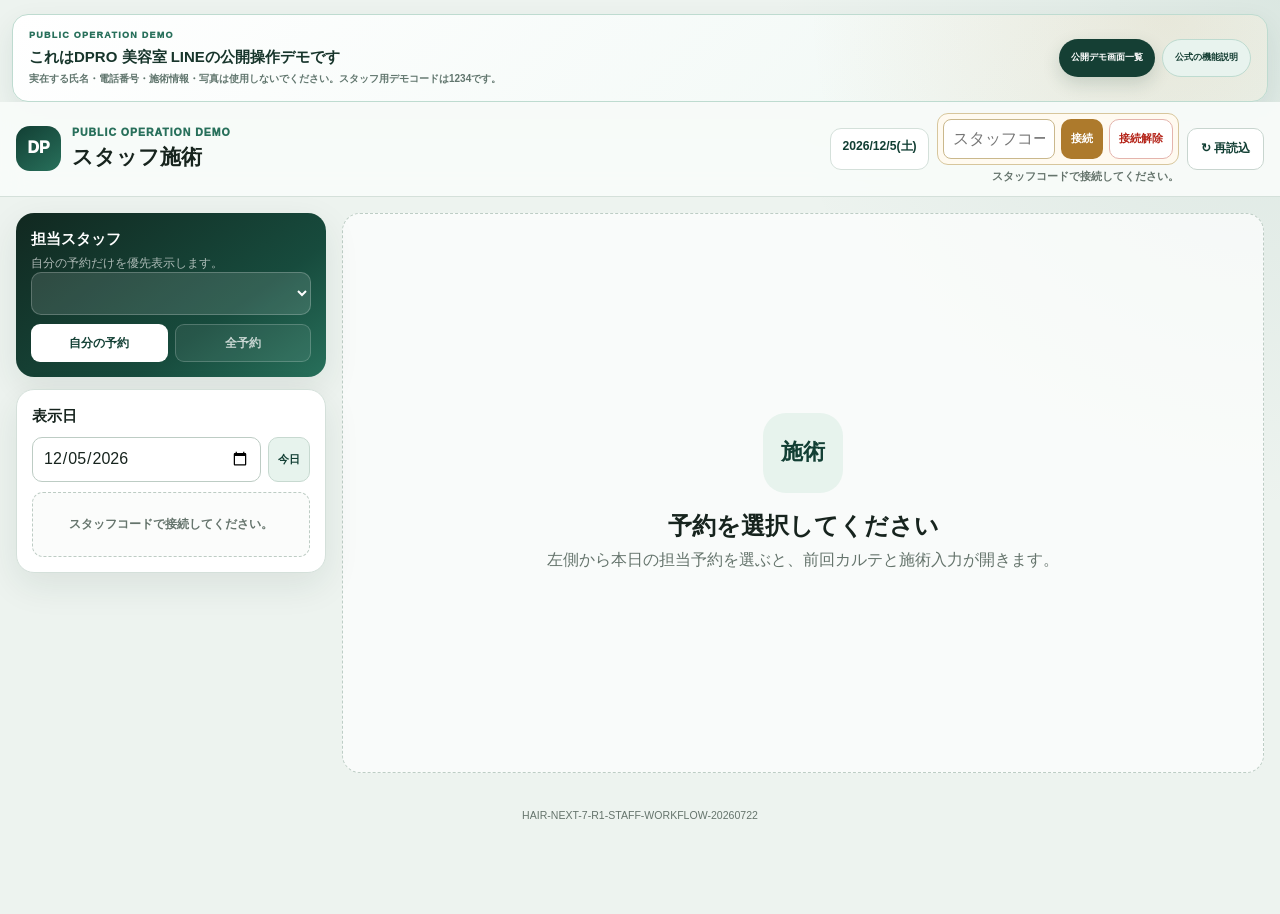
<file: staff.html>
<!doctype html>
<html lang="ja">
<head>
<meta charset="utf-8">
<meta name="viewport" content="width=device-width,initial-scale=1,viewport-fit=cover">
<meta name="theme-color" content="#123f34">
<title>DPRO 美容室 LINE｜スタッフ施術｜公開操作デモ</title>
<meta name="description" content="DPRO美容室のスタッフ施術・カルテ・写真・次回提案画面">
<style>
:root{
  --bg:#edf3ef;--surface:#fff;--surface2:#f7faf8;--ink:#17241e;--muted:#65746c;--line:#d4e0da;
  --brand:#123f34;--brand2:#28705b;--brandSoft:#e7f3ed;--gold:#ad7a2c;--goldSoft:#fbf2de;
  --ok:#167045;--okSoft:#e9f7ef;--warn:#956000;--warnSoft:#fff4dc;--err:#b42318;--errSoft:#fff0ee;
  --info:#275fa4;--infoSoft:#eef4ff;--shadow:0 12px 36px rgba(18,56,43,.09);--radius:18px;
}
*{box-sizing:border-box}html{font-size:16px;scroll-behavior:smooth}body{margin:0;min-height:100vh;background:radial-gradient(circle at 100% 0,rgba(40,112,91,.09),transparent 32rem),var(--bg);color:var(--ink);font-family:-apple-system,BlinkMacSystemFont,"Segoe UI","Hiragino Sans","Yu Gothic UI","Yu Gothic",Meiryo,sans-serif;line-height:1.55}
body.modal-open{overflow:hidden}button,input,select,textarea{font:inherit}button{color:inherit}a{color:inherit}[hidden]{display:none!important}
.topbar{position:sticky;top:0;z-index:80;display:flex;align-items:center;justify-content:space-between;gap:12px;min-height:76px;padding:11px 16px;border-bottom:1px solid var(--line);background:rgba(248,251,249,.95);backdrop-filter:blur(14px)}
.brand{display:flex;align-items:center;gap:11px;min-width:0}.logo{display:grid;place-items:center;width:45px;height:45px;border-radius:14px;background:linear-gradient(145deg,var(--brand),var(--brand2));color:#fff;font-weight:950}.eyebrow{color:var(--brand2);font-size:.66rem;font-weight:950;letter-spacing:.09em}.title{font-size:1.3rem;font-weight:950;white-space:nowrap}
.top-actions{display:flex;align-items:center;justify-content:flex-end;gap:8px;flex-wrap:wrap}.date-chip{min-height:42px;padding:8px 11px;border:1px solid var(--line);border-radius:11px;background:#fff;color:var(--brand);font-size:.76rem;font-weight:900}
.admin-box{display:grid;gap:3px}.admin-form{display:flex;gap:6px;padding:5px;border:1px solid #d7c69c;border-radius:11px;background:#fffaf0}.admin-form input{width:112px;min-height:36px;padding:7px 9px;border:1px solid #cab88c;border-radius:8px;background:#fff;outline:none}.admin-state{color:var(--muted);font-size:.66rem;font-weight:850;text-align:right}.admin-state[data-state=success]{color:var(--ok)}.admin-state[data-state=error]{color:var(--err)}.admin-state[data-state=checking]{color:var(--warn)}
.btn{display:inline-flex;align-items:center;justify-content:center;gap:7px;min-height:42px;padding:8px 13px;border:1px solid transparent;border-radius:10px;background:#fff;cursor:pointer;text-decoration:none;font-size:.77rem;font-weight:900}.btn:disabled{opacity:.45;cursor:not-allowed}.btn.primary{background:var(--brand);color:#fff}.btn.gold{background:var(--gold);color:#fff}.btn.soft{border-color:#c7d9d0;background:var(--brandSoft);color:var(--brand)}.btn.outline{border-color:#c8d5cf;background:#fff;color:var(--brand)}.btn.danger{border-color:#e4b4ad;background:#fff;color:var(--err)}.btn.warning{border-color:#e1c681;background:var(--warnSoft);color:var(--warn)}.btn.small{min-height:34px;padding:5px 9px;font-size:.7rem}.btn.wide{width:100%}
.layout{display:grid;grid-template-columns:310px minmax(0,1fr);gap:16px;max-width:1680px;margin:auto;padding:16px}.rail{position:sticky;top:92px;align-self:start;display:grid;gap:12px;max-height:calc(100vh - 108px)}.card{min-width:0;padding:16px;border:1px solid var(--line);border-radius:var(--radius);background:var(--surface);box-shadow:var(--shadow)}.rail-card{padding:15px}.rail-card.dark{border:0;background:linear-gradient(145deg,#112820,#174b3d 65%,#28705b);color:#fff}.rail-title{font-size:.93rem;font-weight:950}.help{margin-top:3px;color:var(--muted);font-size:.73rem}.dark .help{color:rgba(255,255,255,.65)}
.field{min-width:0}.label{display:block;margin-bottom:5px;color:#34443c;font-size:.75rem;font-weight:900}.input,.select,.textarea{width:100%;border:1px solid #bdccc4;border-radius:10px;background:#fff;color:var(--ink);outline:none}.input,.select{min-height:43px;padding:8px 10px}.textarea{min-height:92px;padding:10px;resize:vertical}.input:focus,.select:focus,.textarea:focus{border-color:var(--brand2);box-shadow:0 0 0 4px rgba(40,112,91,.1)}.dark .select{border-color:rgba(255,255,255,.22);background:rgba(255,255,255,.12);color:#fff}.dark .select option{color:var(--ink);background:#fff}
.scope{display:grid;grid-template-columns:1fr 1fr;gap:7px;margin-top:9px}.scope button{min-height:38px;border:1px solid rgba(255,255,255,.2);border-radius:9px;background:rgba(255,255,255,.07);color:rgba(255,255,255,.75);cursor:pointer;font-size:.73rem;font-weight:900}.scope button[aria-pressed=true]{background:#fff;color:var(--brand)}
.date-row{display:grid;grid-template-columns:1fr auto;gap:7px;margin-top:9px}.reservation-list{display:grid;gap:8px;margin-top:10px;max-height:calc(100vh - 410px);overflow:auto}.reservation-button{width:100%;padding:10px;border:1px solid var(--line);border-radius:11px;background:#fff;cursor:pointer;text-align:left}.reservation-button[aria-current=true]{border-color:var(--brand2);background:var(--brandSoft);box-shadow:0 0 0 3px rgba(40,112,91,.09)}.reservation-top{display:flex;align-items:center;justify-content:space-between;gap:8px}.reservation-time{color:var(--brand);font-weight:950}.reservation-name{margin-top:3px;font-weight:950}.reservation-meta{margin-top:2px;color:var(--muted);font-size:.69rem}
.notice{display:grid;grid-template-columns:auto 1fr auto;gap:10px;align-items:center;margin-bottom:13px;padding:11px 13px;border:1px solid var(--line);border-radius:12px;background:#fff}.notice[data-state=success]{border-color:#acd7be;background:var(--okSoft)}.notice[data-state=warning]{border-color:#e2ca8b;background:var(--warnSoft)}.notice[data-state=error]{border-color:#e4aea7;background:var(--errSoft)}.notice-icon{display:grid;place-items:center;width:30px;height:30px;border-radius:50%;background:var(--brandSoft);color:var(--brand);font-weight:950}.notice-text{font-size:.78rem;font-weight:850}.notice-close{border:0;background:transparent;color:var(--muted);cursor:pointer;font-weight:950}
.empty-hero{display:grid;min-height:560px;place-items:center;padding:30px;border:1px dashed #bdcdc5;border-radius:var(--radius);background:rgba(255,255,255,.68);text-align:center}.empty-icon{display:grid;place-items:center;width:80px;height:80px;margin:auto;border-radius:23px;background:var(--brandSoft);color:var(--brand);font-size:1.4rem;font-weight:950}.empty-hero h2{margin:14px 0 4px}.empty-hero p{margin:0;color:var(--muted)}
.work{display:grid;gap:13px}.hero{overflow:hidden;padding:20px;border-radius:21px;background:linear-gradient(145deg,#112820,#174b3d 62%,#28705b);color:#fff;box-shadow:0 22px 56px rgba(8,34,25,.2)}.hero-row{display:flex;align-items:flex-start;justify-content:space-between;gap:16px;flex-wrap:wrap}.hero-eye{color:rgba(255,255,255,.62);font-size:.68rem;font-weight:950;letter-spacing:.08em}.hero-name{margin-top:4px;font-size:clamp(1.5rem,4vw,2.25rem);font-weight:950}.hero-meta{margin-top:4px;color:rgba(255,255,255,.72);font-size:.8rem}.hero-booking{min-width:285px;padding:12px 14px;border:1px solid rgba(255,255,255,.17);border-radius:13px;background:rgba(255,255,255,.1)}.hero-booking b{display:block;font-size:1.12rem}.hero-booking small{display:block;margin-top:3px;color:rgba(255,255,255,.7);font-size:.73rem}
.flow{display:grid;grid-template-columns:repeat(7,minmax(0,1fr));gap:7px;margin-top:15px}.flow button{min-height:45px;padding:6px;border:1px solid rgba(255,255,255,.18);border-radius:9px;background:rgba(255,255,255,.07);color:rgba(255,255,255,.72);cursor:pointer;font-size:.69rem;font-weight:900}.flow button.current{background:#fff;color:var(--brand)}.flow button.past{background:rgba(255,255,255,.18);color:#fff}.flow button:disabled{opacity:.45;cursor:not-allowed}
.alerts{display:grid;gap:8px}.alert{display:grid;grid-template-columns:auto 1fr;gap:9px;align-items:start;padding:11px 13px;border:1px solid #e3c789;border-left:5px solid var(--warn);border-radius:12px;background:var(--warnSoft)}.alert.danger{border-color:#e4b2aa;border-left-color:var(--err);background:var(--errSoft)}.alert-icon{display:grid;place-items:center;width:28px;height:28px;border-radius:8px;background:#fff;font-weight:950}.alert h3{margin:0;font-size:.86rem}.alert p{margin:3px 0 0;color:#5a4b35;font-size:.75rem;white-space:pre-wrap}
.metrics{display:grid;grid-template-columns:repeat(5,minmax(0,1fr));gap:9px}.metric{padding:12px;border:1px solid var(--line);border-radius:12px;background:#fff}.metric small{display:block;color:var(--muted);font-size:.65rem;font-weight:850}.metric b{display:block;margin-top:3px;color:var(--brand);font-size:.83rem;overflow-wrap:anywhere}
.tabs{display:flex;gap:7px;overflow:auto;padding:5px;border:1px solid var(--line);border-radius:13px;background:var(--surface2)}.tab{flex:0 0 auto;min-height:39px;padding:7px 12px;border:1px solid transparent;border-radius:9px;background:transparent;color:var(--muted);cursor:pointer;font-size:.74rem;font-weight:900}.tab[aria-selected=true]{border-color:#bfd4c9;background:#fff;color:var(--brand);box-shadow:0 4px 13px rgba(20,58,47,.07)}.panel{display:none}.panel.active{display:block}
.section-head{display:flex;align-items:flex-start;justify-content:space-between;gap:12px;margin-bottom:12px}.section-head h2,.section-head h3{margin:0}.section-head h2{font-size:1.18rem}.section-head h3{font-size:1rem}.badge{display:inline-flex;align-items:center;justify-content:center;min-height:26px;padding:3px 8px;border-radius:999px;background:var(--brandSoft);color:var(--brand);font-size:.67rem;font-weight:950;white-space:nowrap}.badge.ok{background:var(--okSoft);color:var(--ok)}.badge.warn{background:var(--warnSoft);color:var(--warn)}.badge.err{background:var(--errSoft);color:var(--err)}.badge.info{background:var(--infoSoft);color:var(--info)}
.grid{display:grid;gap:11px}.two{grid-template-columns:repeat(2,minmax(0,1fr))}.three{grid-template-columns:repeat(3,minmax(0,1fr))}.full{grid-column:1/-1}.info-grid{display:grid;grid-template-columns:repeat(2,minmax(0,1fr));gap:8px}.info-box{padding:10px;border:1px solid var(--line);border-radius:10px;background:var(--surface2)}.info-box small{display:block;color:var(--muted);font-size:.64rem;font-weight:850}.info-box b{display:block;margin-top:2px;font-size:.78rem;white-space:pre-wrap}.history{display:grid;gap:8px}.history-card{padding:11px;border:1px solid var(--line);border-radius:10px;background:#fff}.history-card small{display:block;color:var(--brand);font-size:.66rem;font-weight:950}.history-card h4{margin:3px 0 0;font-size:.81rem}.history-card p{margin:4px 0 0;color:#46564e;font-size:.72rem;white-space:pre-wrap}
.service-checks{display:grid;grid-template-columns:repeat(4,minmax(0,1fr));gap:7px}.check{display:flex;align-items:center;gap:7px;min-height:40px;padding:8px;border:1px solid var(--line);border-radius:9px;background:#fff;font-size:.72rem;font-weight:850}.check input{width:18px;height:18px;accent-color:var(--brand)}
.actions{display:flex;justify-content:flex-end;gap:8px;flex-wrap:wrap;margin-top:12px}.photo-tools{display:grid;grid-template-columns:minmax(0,1fr) minmax(0,1fr) auto;gap:9px;align-items:end}.photo-grid{display:grid;grid-template-columns:repeat(3,minmax(0,1fr));gap:9px;margin-top:11px}.photo{overflow:hidden;border:1px solid var(--line);border-radius:11px;background:#fff}.photo img{display:block;width:100%;aspect-ratio:4/3;object-fit:cover}.photo-body{padding:8px}.photo-title{font-size:.71rem;font-weight:900}.photo-meta{margin-top:2px;color:var(--muted);font-size:.63rem}.message-box{min-height:155px;padding:13px;border:1px solid var(--line);border-radius:11px;background:var(--surface2);white-space:pre-wrap;font-size:.78rem}
.empty,.loading{padding:22px 13px;border:1px dashed #bdccc4;border-radius:11px;background:#fbfcfb;color:var(--muted);text-align:center;font-size:.77rem;font-weight:750}.loading:before{content:"";display:inline-block;width:16px;height:16px;margin-right:7px;border:3px solid #d1ddd7;border-top-color:var(--brand);border-radius:50%;vertical-align:-4px;animation:spin .8s linear infinite}
.mobile-action{position:fixed;left:0;right:0;bottom:0;z-index:70;display:none;grid-template-columns:minmax(0,1fr) auto;gap:8px;padding:9px max(12px,env(safe-area-inset-right)) calc(9px + env(safe-area-inset-bottom)) max(12px,env(safe-area-inset-left));border-top:1px solid var(--line);background:rgba(255,255,255,.96);backdrop-filter:blur(12px);box-shadow:0 -12px 35px rgba(16,50,38,.12)}.mobile-action .btn{min-height:50px}
.modal{position:fixed;inset:0;z-index:200;display:none;place-items:center;padding:18px;background:rgba(7,24,17,.68);backdrop-filter:blur(7px)}.modal.open{display:grid}.modal-card{width:min(100%,490px);max-height:92vh;overflow:auto;padding:22px;border-radius:21px;background:#fff;box-shadow:0 28px 80px rgba(7,24,17,.28)}.modal-card h2{margin:0}.modal-card p{color:var(--muted)}.modal-actions{display:flex;justify-content:flex-end;gap:8px;margin-top:16px}
@keyframes spin{to{transform:rotate(360deg)}}
@media(max-width:1180px){.metrics{grid-template-columns:repeat(3,minmax(0,1fr))}.flow{grid-template-columns:repeat(4,minmax(0,1fr))}}
@media(max-width:900px){.layout{grid-template-columns:1fr}.rail{position:static;max-height:none}.reservation-list{max-height:310px}.metrics{grid-template-columns:repeat(2,minmax(0,1fr))}.mobile-action{display:grid}.work{padding-bottom:75px}}
@media(max-width:640px){.topbar{align-items:flex-start;flex-direction:column}.top-actions{width:100%;justify-content:flex-start}.admin-box{width:100%}.admin-form{width:100%}.admin-form input{flex:1;width:auto}.layout{padding:11px}.two,.three,.info-grid,.photo-tools{grid-template-columns:1fr}.service-checks{grid-template-columns:repeat(2,minmax(0,1fr))}.photo-grid{grid-template-columns:repeat(2,minmax(0,1fr))}.hero-booking{min-width:0;width:100%}.flow{grid-template-columns:repeat(2,minmax(0,1fr))}}

/* DPRO-SYSTEMS-10 HAIR OPERATION DEMO */
.hair-operation-demo-banner{
  width:min(1480px,calc(100% - 24px));
  margin:14px auto 0;
  padding:14px 16px;
  display:flex;
  align-items:center;
  justify-content:space-between;
  gap:16px;
  color:#17352b;
  border:1px solid #bedbd0;
  border-radius:16px;
  background:
    radial-gradient(circle at 92% 0,rgba(173,122,44,.13),transparent 31%),
    linear-gradient(135deg,#fff,#eef7f3);
  box-shadow:0 11px 28px rgba(21,63,52,.09);
  font-family:-apple-system,BlinkMacSystemFont,"Segoe UI","Hiragino Sans","Yu Gothic UI","Yu Gothic",Meiryo,sans-serif;
}
.hair-operation-demo-copy{min-width:0;display:flex;flex-direction:column}
.hair-operation-demo-copy small{color:#28705b;font-size:9px;font-weight:1000;letter-spacing:.14em}
.hair-operation-demo-copy strong{margin-top:3px;font-size:15px;line-height:1.45}
.hair-operation-demo-copy span{margin-top:3px;color:#61766e;font-size:10px;font-weight:760;line-height:1.6}
.hair-operation-demo-actions{flex:0 0 auto;display:flex;gap:7px;flex-wrap:wrap}
.hair-operation-demo-actions a{
  min-height:38px;display:inline-flex;align-items:center;justify-content:center;padding:7px 12px;
  color:#fff!important;border:0!important;border-radius:999px;background:#153f34!important;
  text-decoration:none!important;font-size:9px;font-weight:950;box-shadow:0 7px 17px rgba(21,63,52,.17)
}
.hair-operation-demo-actions a:last-child{color:#153f34!important;border:1px solid #bedbd0!important;background:#e8f3ee!important;box-shadow:none}
body.hair-operation-demo-page #sidebarVersion{font-size:0!important}
body.hair-operation-demo-page #sidebarVersion::after{content:"PUBLIC OPERATION DEMO";font-size:.66rem}
@media(min-width:881px){
  body.hair-operation-owner .hair-operation-demo-banner{
    width:calc(100% - var(--sidebar) - 24px);
    margin-left:calc(var(--sidebar) + 12px);
    margin-right:12px
  }
}
@media(max-width:700px){
  .hair-operation-demo-banner{align-items:flex-start;flex-direction:column}
  .hair-operation-demo-actions{width:100%;display:grid;grid-template-columns:1fr 1fr}
}
@media(max-width:410px){.hair-operation-demo-actions{grid-template-columns:1fr}}
@media print{.hair-operation-demo-banner{display:none!important}}
@media(max-width:360px){.top-actions,.admin-box,.admin-form{min-width:0}.admin-form{max-width:100%}.admin-form input{min-width:0;width:0}.admin-form .btn{flex:0 0 auto}.admin-state{max-width:100%;overflow-wrap:anywhere}}
</style>

<meta name="robots" content="noindex,nofollow,noarchive">
<link rel="canonical" href="https://dpro-shop.com/systems/hair">
</head>
<body class="hair-operation-demo-page hair-operation-staff">
<section class="hair-operation-demo-banner" aria-label="公開操作デモの案内">
  <div class="hair-operation-demo-copy">
    <small>PUBLIC OPERATION DEMO</small>
    <strong>これはDPRO 美容室 LINEの公開操作デモです</strong>
    <span>実在する氏名・電話番号・施術情報・写真は使用しないでください。スタッフ用デモコードは1234です。</span>
  </div>
  <div class="hair-operation-demo-actions">
    <a href="demo-guide.html">公開デモ画面一覧</a>
    <a href="https://dpro-shop.com/systems/hair">公式の機能説明</a>
  </div>
</section>

<header class="topbar">
  <div class="brand"><div class="logo">DP</div><div><div class="eyebrow">PUBLIC OPERATION DEMO</div><div class="title">スタッフ施術</div></div></div>
  <div class="top-actions">
    <div class="date-chip" id="headerDate">—</div>
    <div class="admin-box">
      <form class="admin-form" id="adminForm" autocomplete="off">
        <input id="adminCode" name="staff_code" type="password" inputmode="text" autocomplete="off" autocapitalize="off" spellcheck="false" placeholder="スタッフコード">
        <button class="btn gold small" id="adminConnect" type="submit">接続</button>
        <button class="btn danger small" id="adminClear" type="button">接続解除</button>
      </form>
      <div class="admin-state" id="adminState" data-state="idle">未接続です。</div>
    </div>
    <button class="btn outline" id="refreshButton" type="button">↻ 再読込</button>
  </div>
</header>

<div class="layout">
  <aside class="rail">
    <section class="card rail-card dark">
      <div class="rail-title">担当スタッフ</div>
      <div class="help">自分の予約だけを優先表示します。</div>
      <select class="select" id="staffSelect"></select>
      <div class="scope">
        <button type="button" data-scope="mine" aria-pressed="true">自分の予約</button>
        <button type="button" data-scope="all" aria-pressed="false">全予約</button>
      </div>
    </section>
    <section class="card rail-card">
      <div class="rail-title">表示日</div>
      <div class="date-row">
        <input class="input" id="workDate" type="date">
        <button class="btn soft small" id="todayButton" type="button">今日</button>
      </div>
      <div class="reservation-list" id="reservationList"><div class="empty">スタッフコードで接続してください。</div></div>
    </section>
  </aside>

  <main>
    <div class="notice" id="notice" hidden data-state="info"><span class="notice-icon" id="noticeIcon">i</span><span class="notice-text" id="noticeText"></span><button class="notice-close" id="noticeClose" type="button">×</button></div>

    <section class="empty-hero" id="emptyView">
      <div><div class="empty-icon">施術</div><h2>予約を選択してください</h2><p>左側から本日の担当予約を選ぶと、前回カルテと施術入力が開きます。</p></div>
    </section>

    <section class="work" id="workView" hidden>
      <div class="hero">
        <div class="hero-row">
          <div><div class="hero-eye">CURRENT CUSTOMER</div><div class="hero-name" id="customerName">—</div><div class="hero-meta" id="customerMeta">—</div></div>
          <div class="hero-booking"><b id="bookingTime">—</b><small id="bookingMeta">—</small></div>
        </div>
        <div class="flow" id="statusFlow"></div>
      </div>

      <div class="alerts" id="warningList"></div>
      <div class="metrics" id="metrics"></div>

      <div class="tabs">
        <button class="tab" data-tab="check" aria-selected="true" type="button">施術前確認</button>
        <button class="tab" data-tab="carte" aria-selected="false" type="button">施術カルテ</button>
        <button class="tab" data-tab="formula" aria-selected="false" type="button">カラー・薬剤</button>
        <button class="tab" data-tab="photos" aria-selected="false" type="button">写真</button>
        <button class="tab" data-tab="next" aria-selected="false" type="button">次回提案</button>
      </div>

      <section class="panel active" id="panel-check">
        <div class="grid two">
          <div class="card"><div class="section-head"><div><h2>今回の予約</h2><div class="help">予約時の相談・注意事項</div></div><span class="badge" id="statusBadge">—</span></div><div class="info-grid" id="reservationInfo"></div><div class="actions"><button class="btn soft" id="copyPhoneButton" type="button">電話番号をコピー</button><button class="btn outline" id="saveInternalButton" type="button">内部メモを保存</button></div><div class="field"><label class="label" for="internalNote">店舗内部メモ</label><textarea class="textarea" id="internalNote"></textarea></div></div>
          <div class="card"><div class="section-head"><div><h2>前回カルテ</h2><div class="help">必要な情報だけを先に確認</div></div></div><div class="history" id="latestHistory"></div></div>
        </div>
      </section>

      <section class="panel" id="panel-carte">
        <div class="card">
          <div class="section-head"><div><h2>施術カルテ</h2><div class="help">施術内容と次回への引き継ぎをまとめて保存します。</div></div><span class="badge info" id="hairRecordBadge">新規カルテ</span></div>
          <div class="service-checks" id="serviceChecks">
            <label class="check"><input type="checkbox" value="cut">カット</label><label class="check"><input type="checkbox" value="color">カラー</label><label class="check"><input type="checkbox" value="perm">パーマ</label><label class="check"><input type="checkbox" value="straightening">縮毛矯正</label><label class="check"><input type="checkbox" value="treatment">トリートメント</label><label class="check"><input type="checkbox" value="headspa">ヘッドスパ</label><label class="check"><input type="checkbox" value="set">セット</label><label class="check"><input type="checkbox" value="other">その他</label>
          </div>
          <div class="grid three" style="margin-top:11px">
            <div class="field"><label class="label">髪質</label><input class="input" id="hairQuality"></div>
            <div class="field"><label class="label">毛量</label><input class="input" id="hairAmount"></div>
            <div class="field"><label class="label">太さ</label><input class="input" id="hairThickness"></div>
            <div class="field"><label class="label">クセ</label><input class="input" id="hairCurl"></div>
            <div class="field"><label class="label">ダメージ</label><input class="input" id="hairDamage"></div>
            <div class="field"><label class="label">頭皮状態</label><input class="input" id="scalpCondition"></div>
            <div class="field full"><label class="label">アレルギー・薬剤注意</label><textarea class="textarea" id="allergyAttention"></textarea></div>
            <div class="field full"><label class="label">施術内容・仕上がり</label><textarea class="textarea" id="serviceSummary"></textarea></div>
            <div class="field"><label class="label">次回来店目安日</label><input class="input" id="nextVisitDate" type="date"></div>
            <div class="field"><label class="label">次回までの週数</label><input class="input" id="nextVisitWeeks" type="number" min="1" max="52"></div>
            <div class="field"><label class="label">次回注意事項</label><textarea class="textarea" id="nextAttention"></textarea></div>
            <div class="field"><label class="label">ホームケア</label><textarea class="textarea" id="homecareNote"></textarea></div>
            <div class="field"><label class="label">店販提案</label><textarea class="textarea" id="retailRecommendation"></textarea></div>
            <div class="field"><label class="label">お客様向け施術概要</label><textarea class="textarea" id="customerVisibleSummary"></textarea></div>
          </div>
          <div class="actions"><button class="btn outline" id="clearHairButton" type="button">入力をクリア</button><button class="btn primary" id="saveHairButton" type="button">施術カルテを保存</button></div>
        </div>
      </section>

      <section class="panel" id="panel-formula">
        <div class="card">
          <div class="section-head"><div><h2>カラー・薬剤履歴</h2><div class="help">カラー・パーマ・縮毛矯正を同じ入力画面で保存します。</div></div></div>
          <div class="grid three">
            <div class="field"><label class="label">種類</label><select class="select" id="formulaType"><option value="color">カラー</option><option value="perm">パーマ</option><option value="straightening">縮毛矯正</option></select></div>
            <div class="field"><label class="label">明度・対象部位</label><input class="input" id="formulaTarget"></div>
            <div class="field"><label class="label">色味・設定</label><input class="input" id="formulaTone"></div>
            <div class="field"><label class="label">放置時間</label><input class="input" id="formulaMinutes" type="number" min="0" max="240"></div>
            <div class="field full"><label class="label">配合・薬剤・工程</label><textarea class="textarea" id="formulaText"></textarea></div>
            <div class="field"><label class="label">仕上がり</label><textarea class="textarea" id="formulaResult"></textarea></div>
            <div class="field"><label class="label">次回調整・注意</label><textarea class="textarea" id="formulaNext"></textarea></div>
          </div>
          <div class="actions"><button class="btn primary" id="saveFormulaButton" type="button">薬剤履歴を保存</button></div>
          <div class="history" id="formulaHistory" style="margin-top:13px"></div>
        </div>
      </section>

      <section class="panel" id="panel-photos">
        <div class="card">
          <div class="section-head"><div><h2>Before／After写真</h2><div class="help">顧客同意を確認してから登録します。</div></div><span class="badge" id="photoConsentBadge">同意未確認</span></div>
          <div class="photo-tools">
            <div class="field"><label class="label">写真</label><input class="input" id="photoFile" type="file" accept="image/jpeg,image/png,image/webp" capture="environment"></div>
            <div class="field"><label class="label">種類</label><select class="select" id="photoType"><option value="before">Before</option><option value="after">After</option><option value="detail">薬剤・詳細</option><option value="other">その他</option></select></div>
            <button class="btn primary" id="uploadPhotoButton" type="button">写真を登録</button>
          </div>
          <div class="grid two" style="margin-top:9px">
            <div class="field"><label class="label">撮影部位</label><select class="select" id="captureArea"><option value="">未指定</option><option value="front">正面</option><option value="back">後ろ</option><option value="left">左</option><option value="right">右</option><option value="top">上</option><option value="detail">接写・詳細</option><option value="other">その他</option></select></div>
            <div class="field"><label class="label">説明</label><input class="input" id="photoCaption"></div>
          </div>
          <label class="check" style="margin-top:9px"><input type="checkbox" id="photoCustomerVisible" checked>お客様の会員ページに表示可能</label>
          <div class="photo-grid" id="photoGrid"></div>
        </div>
      </section>

      <section class="panel" id="panel-next">
        <div class="grid two">
          <div class="card">
            <div class="section-head"><div><h2>次回来店提案</h2><div class="help">おすすめ時期・ホームケア・商品提案を登録します。</div></div></div>
            <div class="grid two">
              <div class="field"><label class="label">おすすめ開始日</label><input class="input" id="proposalFrom" type="date"></div>
              <div class="field"><label class="label">おすすめ終了日</label><input class="input" id="proposalTo" type="date"></div>
              <div class="field"><label class="label">目安週数</label><input class="input" id="proposalWeeks" type="number" min="1" max="104"></div>
              <div class="field"><label class="label">おすすめメニュー</label><select class="select" id="proposalMenu"><option value="">未指定</option></select></div>
              <div class="field"><label class="label">ホームケア</label><textarea class="textarea" id="proposalHomecare"></textarea></div>
              <div class="field"><label class="label">おすすめ商品</label><input class="input" id="proposalProduct"></div>
              <div class="field full"><label class="label">お客様へ伝える内容</label><textarea class="textarea" id="proposalSummary"></textarea></div>
            </div>
            <label class="check" style="margin-top:9px"><input type="checkbox" id="proposalCreateFollow" checked>フォロー対象も作成</label>
            <div class="actions"><button class="btn primary" id="saveProposalButton" type="button">次回提案を保存</button></div>
          </div>
          <div class="card">
            <div class="section-head"><div><h2>施術後LINE文面</h2><div class="help">内容を確認し、LINE公式アカウントへ貼り付けます。</div></div></div>
            <div class="message-box" id="messagePreview">カルテ・次回来店目安を入力すると文面を作成できます。</div>
            <div class="actions"><button class="btn soft" id="createMessageButton" type="button">文面を作成</button><button class="btn gold" id="copyMessageButton" type="button">文章コピー</button></div>
          </div>
        </div>
      </section>
    </section>
  </main>
</div>

<div class="mobile-action" id="mobileAction" hidden><button class="btn primary" id="mobileNextButton" type="button">次の状態へ</button><button class="btn outline" id="mobileCarteButton" type="button">カルテ</button></div>

<div class="modal" id="confirmModal" aria-hidden="true"><div class="modal-card"><h2 id="confirmTitle">確認</h2><p id="confirmText">処理を実行しますか？</p><div class="modal-actions"><button class="btn outline" id="confirmCancel" type="button">戻る</button><button class="btn primary" id="confirmOk" type="button">実行する</button></div></div></div>

<script src="./config.js?v=hair-next-4-r3-next7-r1"></script>
<script>
(()=>{
"use strict";
const VERSION="HAIR-NEXT-7-R1-STAFF-WORKFLOW-20260722";
const READY_STAFF_SCOPE_VERSION="HAIR-PRODUCT-READY-STAFF-SCOPE-20260822";
const PARAMS=new URLSearchParams(location.search);
const DEMO_MODE=PARAMS.get("demo")==="1";
const INITIAL_RESERVATION_ID=PARAMS.get("reservation_id")||"";
const STORAGE_STAFF="dpro_hair_next7_staff_id";
const STORAGE_SCOPE="dpro_hair_next7_staff_scope";
const FLOW=["reserved","confirmed","arrived","in_service","finishing","payment_waiting","completed"];
const S={staff:[],menus:[],day:null,staffId:"",scope:"mine",access:null,reservation:null,detail:null,hairRecordId:"",confirmAction:null,message:"",loading:false};
const $=(s,r=document)=>r.querySelector(s),$$=(s,r=document)=>[...r.querySelectorAll(s)];
const C=()=>window.DPRO_HAIR;
const e=v=>C()?.utils?.escapeHtml(v??"")??String(v??"");
const fmtD=v=>C().utils.formatDate(v,{weekday:"short",fallback:"—"});
const fmtT=v=>C().utils.formatTime(v,{fallback:"—"});
const fmtDT=v=>C().utils.formatDateTime(v,{fallback:"—"});
const today=()=>C().utils.todayISO();
const endpoint=k=>C().config.ENDPOINTS[k];
function notify(message,type="info"){const icons={info:"i",success:"✓",warning:"!",error:"×"};$("#notice").hidden=false;$("#notice").dataset.state=type;$("#noticeIcon").textContent=icons[type]||"i";$("#noticeText").textContent=message}
function errorMessage(error){return C()?.utils?.errorMessage(error,"処理に失敗しました。")||error?.message||"処理に失敗しました。"}
function setAdminState(message,state="idle"){$("#adminState").textContent=message;$("#adminState").dataset.state=state}
function currentStaff(){return S.staff.find(x=>x.id===S.staffId)||null}
function staffName(r){return r?.assigned_staff?.display_name||r?.requested_staff?.display_name||"おまかせ"}
function menuName(r){return r?.menu_set?.set_name||(r?.menu_names||[]).join("＋")||r?.menu?.menu_name||"メニュー未設定"}
function badgeClass(status){if(status==="completed")return"ok";if(status==="cancel_requested"||status==="cancelled"||status==="no_show")return"err";if(["arrived","in_service","finishing","payment_waiting"].includes(status))return"info";return"warn"}
function infoBox(label,value){return`<div class="info-box"><small>${e(label)}</small><b>${e(value||"—")}</b></div>`}
function historyCard(date,title,text){return`<article class="history-card"><small>${e(fmtD(date))}</small><h4>${e(title)}</h4><p>${e(text||"記録あり")}</p></article>`}
function openModal(id){const m=$("#"+id);m.classList.add("open");m.setAttribute("aria-hidden","false");document.body.classList.add("modal-open")}
function closeModal(id){const m=$("#"+id);m.classList.remove("open");m.setAttribute("aria-hidden","true");document.body.classList.remove("modal-open")}
function ask(title,text,action,options={}){$("#confirmTitle").textContent=title;$("#confirmText").textContent=text;$("#confirmOk").textContent=options.label||"実行する";$("#confirmOk").className=`btn ${options.danger?"danger":options.gold?"gold":"primary"}`;S.confirmAction=action;openModal("confirmModal")}
async function connectAdmin(){const code=$("#adminCode").value.trim();if(!code){setAdminState("スタッフコードを入力してください。","error");return}const b=$("#adminConnect"),old=b.textContent;b.disabled=true;b.textContent="確認中...";setAdminState("スタッフ本人確認中です。","checking");try{const issued=await C().api.issueStaffSession(code);S.staffId=issued.session?.staff?.id||"";if(S.staffId)localStorage.setItem(STORAGE_STAFF,S.staffId);$("#adminCode").value="";setAdminState("スタッフとして接続しました。","success");await bootstrap()}catch(error){C().staff.clearSession();setAdminState("接続できません。スタッフコードを確認してください。","error");notify(errorMessage(error),"error")}finally{b.disabled=false;b.textContent=C().staff.hasSession()?"再接続":old}}
function clearAdmin(){C().staff.clearSession();$("#adminCode").value="";setAdminState("スタッフ接続を解除しました。","idle");S.day=null;S.access=null;S.reservation=null;S.detail=null;$("#reservationList").innerHTML='<div class="empty">スタッフコードで接続してください。</div>';clearSelection();$("#adminCode").focus()}
function setScope(scope){const ownOnly=S.access?.scope==="own_assigned_operate";S.scope=ownOnly?"mine":scope==="all"?"all":"mine";localStorage.setItem(STORAGE_SCOPE,S.scope);$$("[data-scope]").forEach(b=>b.setAttribute("aria-pressed",b.dataset.scope===S.scope?"true":"false"));renderReservations()}
function hasStaffPermission(name){return Array.isArray(S.access?.permissions)&&S.access.permissions.includes(name)}
function applyStaffAccess(access){S.access=access||{};const all=$('[data-scope="all"]');const ownOnly=S.access.scope==="own_assigned_operate";if(all){all.hidden=ownOnly;all.disabled=ownOnly}if(ownOnly)S.scope="mine";const tabPermissions={carte:"carte",formula:"formula",photos:"photo",next:"next_proposal"};for(const[tab,permission]of Object.entries(tabPermissions)){const button=$(`[data-tab="${tab}"]`);if(button)button.hidden=!hasStaffPermission(permission)}const guarded={saveHairButton:"carte",saveFormulaButton:"formula",uploadPhotoButton:"photo",saveProposalButton:"next_proposal",copyMessageButton:"message_copy"};for(const[id,permission]of Object.entries(guarded)){const button=$("#"+id);if(button)button.disabled=!hasStaffPermission(permission)}const label=S.access.role?C().utils.staffRoleLabel(S.access.role):"スタッフ";setAdminState(`${label}権限で接続中`,"success")}
function filteredRows(){const rows=S.day?.reservations||[];if(S.scope==="all")return rows;return rows.filter(r=>r.assigned_staff_id===S.staffId||r.requested_staff_id===S.staffId)}
function renderStaff(){const saved=localStorage.getItem(STORAGE_STAFF)||"";if(!S.staffId)S.staffId=S.staff.some(x=>x.id===saved)?saved:S.staff[0]?.id||"";$("#staffSelect").innerHTML=S.staff.map(x=>`<option value="${e(x.id)}">${e(x.display_name)}</option>`).join("");$("#staffSelect").value=S.staffId}
function renderReservations(){const rows=filteredRows();if(!rows.length){$("#reservationList").innerHTML=`<div class="empty">${S.scope==="mine"?"このスタッフの予約はありません。":"この日の予約はありません。"}</div>`;if(S.reservation&&!rows.some(r=>r.id===S.reservation.id))clearSelection();return}$("#reservationList").innerHTML=rows.map(r=>`<button class="reservation-button" type="button" data-reservation="${e(r.id)}" aria-current="${S.reservation?.id===r.id}"><div class="reservation-top"><span class="reservation-time">${e(fmtT(r.start_at))}</span><span class="badge ${badgeClass(r.status)}">${e(C().utils.statusLabel(r.status))}</span></div><div class="reservation-name">${e(r.customer?.full_name||"お客様")}</div><div class="reservation-meta">${e(menuName(r))}／${e(staffName(r))}</div></button>`).join("")}
function clearSelection(){S.reservation=null;S.detail=null;S.hairRecordId="";$("#emptyView").hidden=false;$("#workView").hidden=true;$("#mobileAction").hidden=true}
async function bootstrap(){if(S.loading||!C().staff.hasSession())return;S.loading=true;const b=$("#refreshButton"),old=b.textContent;b.disabled=true;b.textContent="更新中...";notify("スタッフ・予約情報を読み込んでいます。");try{const date=$("#workDate").value||today();const [st,me,day]=await Promise.all([C().api.staffGet(endpoint("ADMIN_STAFF")),C().api.staffGet(endpoint("ADMIN_MENUS")),C().api.staffGet(endpoint("ADMIN_DAY"),{date})]);S.access=st.access||day.access||{};applyStaffAccess(S.access);S.staff=(st.staff||[]).filter(x=>x.is_active!==false);S.menus=(me.menus||[]).filter(x=>x.is_active!==false);S.day=day;renderStaff();setScope(localStorage.getItem(STORAGE_SCOPE)||"mine");$("#headerDate").textContent=fmtD(date);if(S.reservation){const found=(day.reservations||[]).find(r=>r.id===S.reservation.id);if(found){S.reservation=found;await loadCustomer()}else clearSelection()}else if(INITIAL_RESERVATION_ID){const initial=(day.reservations||[]).find(r=>r.id===INITIAL_RESERVATION_ID);if(initial){S.reservation=initial;renderReservations();await loadCustomer()}}notify("スタッフ施術画面を更新しました。","success")}catch(error){if(error?.isUnauthorized){C().staff.clearSession();setAdminState("スタッフコードを再入力してください。","error")}notify(errorMessage(error),"error")}finally{S.loading=false;b.disabled=false;b.textContent=old}}
async function selectReservation(id){const r=(S.day?.reservations||[]).find(x=>x.id===id);if(!r)return;S.reservation=r;renderReservations();await loadCustomer()}
async function loadCustomer(){const r=S.reservation;if(!r?.customer_id)return;$("#emptyView").hidden=true;$("#workView").hidden=false;$("#mobileAction").hidden=false;notify(`${r.customer?.full_name||"お客様"}様のカルテを読み込んでいます。`);S.detail=await C().api.staffGet(endpoint("ADMIN_CUSTOMER_DETAIL"),{customer_id:r.customer_id});renderSelected();notify(`${r.customer?.full_name||"お客様"}様の施術画面を開きました。`,"success")}
function renderSelected(){const r=S.reservation,d=S.detail,c=d.customer||r.customer||{},latest=d.hair_records?.[0]||{},proposal=d.next_visit_proposals?.[0]||{};$("#customerName").textContent=c.full_name||"お客様";$("#customerMeta").textContent=[c.customer_no,C().utils.formatPhone(c.phone),c.last_visit_date?`最終来店 ${fmtD(c.last_visit_date)}`:null].filter(Boolean).join(" ／ ");$("#bookingTime").textContent=`${fmtD(r.start_at)} ${fmtT(r.start_at)}`;$("#bookingMeta").textContent=[menuName(r),staffName(r),r.reservation_no].filter(Boolean).join(" ／ ");renderFlow();renderWarnings();$("#metrics").innerHTML=[["前回メニュー",d.reservations?.find(x=>x.status==="completed")?menuName(d.reservations.find(x=>x.status==="completed")):"未登録"],["最新カラー",d.color_records?.[0]?.tone||"未登録"],["ダメージ",latest.damage_level||"未登録"],["次回来店",proposal.recommended_from||latest.next_visit_date||"未登録"],["写真",`${d.photos?.length||0}枚`]].map(([l,v])=>`<div class="metric"><small>${e(l)}</small><b>${e(v)}</b></div>`).join("");$("#statusBadge").textContent=C().utils.statusLabel(r.status);$("#statusBadge").className=`badge ${badgeClass(r.status)}`;$("#reservationInfo").innerHTML=[["メニュー",menuName(r)],["担当",staffName(r)],["髪のお悩み",r.hair_concern||"なし"],["ご希望",r.customer_request||"なし"],["薬剤・頭皮注意",r.allergy_notice||"なし"],["電話番号",C().utils.formatPhone(c.phone)||"—"]].map(([l,v])=>infoBox(l,v)).join("");$("#internalNote").value=r.internal_note||"";renderLatest();prefillHair();renderFormulaHistory();renderPhotos();prefillProposal();updateMobile()}
function renderWarnings(){const r=S.reservation,d=S.detail||{};const warnings=[];if(r.allergy_notice)warnings.push({danger:true,title:"予約時の薬剤・頭皮注意",text:r.allergy_notice});for(const n of d.notes||[]){if(["allergy","internal_attention","scalp"].includes(n.note_type))warnings.push({danger:n.note_type==="allergy",title:C().utils.safeText(n.note_type==="allergy"?"アレルギー・薬剤注意":n.note_type==="scalp"?"頭皮注意":"重要注意事項"),text:n.note_text})}const latest=d.hair_records?.[0];if(latest?.allergy_attention&&!warnings.some(x=>x.text===latest.allergy_attention))warnings.push({danger:true,title:"前回カルテの注意事項",text:latest.allergy_attention});$("#warningList").innerHTML=warnings.length?warnings.map(x=>`<div class="alert ${x.danger?"danger":""}"><span class="alert-icon">!</span><div><h3>${e(x.title)}</h3><p>${e(x.text)}</p></div></div>`).join(""):""}
function renderFlow(){const status=S.reservation?.status,idx=FLOW.indexOf(status);$("#statusFlow").innerHTML=FLOW.map((st,i)=>`<button type="button" data-status="${st}" class="${st===status?"current":i<idx?"past":""}" ${["completed","cancelled","no_show","cancel_requested"].includes(status)?"disabled":""}>${e(C().utils.statusLabel(st))}</button>`).join("")}
function renderLatest(){const d=S.detail||{},items=[];const hair=d.hair_records?.[0],color=d.color_records?.[0],perm=d.perm_records?.[0],straight=d.straightening_records?.[0];if(hair)items.push(historyCard(hair.service_date,"施術カルテ",[hair.service_summary,hair.hair_quality?`髪質：${hair.hair_quality}`:"",hair.damage_level?`ダメージ：${hair.damage_level}`:"",hair.next_attention?`次回：${hair.next_attention}`:""].filter(Boolean).join("\n")));if(color)items.push(historyCard(color.service_date,"カラー",[color.target_level,color.tone,color.root_formula,color.next_adjustment].filter(Boolean).join("\n")));if(perm)items.push(historyCard(perm.service_date,"パーマ",[perm.service_area,perm.chemical_note,perm.result_note].filter(Boolean).join("\n")));if(straight)items.push(historyCard(straight.service_date,"縮毛矯正",[straight.service_area,straight.chemical_note,straight.result_note].filter(Boolean).join("\n")));$("#latestHistory").innerHTML=items.length?items.join(""):'<div class="empty">過去の施術カルテはありません。</div>'}
function currentHairRecord(){return(S.detail?.hair_records||[]).find(x=>x.reservation_id===S.reservation?.id)||null}
function prefillHair(){const x=currentHairRecord();S.hairRecordId=x?.id||"";$("#hairRecordBadge").textContent=x?"保存済みカルテを更新":"新規カルテ";$("#hairRecordBadge").className=x?"badge ok":"badge info";$$('#serviceChecks input').forEach(i=>i.checked=Array.isArray(x?.service_types)&&x.service_types.includes(i.value));const values={hairQuality:x?.hair_quality,hairAmount:x?.hair_amount,hairThickness:x?.hair_thickness,hairCurl:x?.curl_level,hairDamage:x?.damage_level,scalpCondition:x?.scalp_condition,allergyAttention:x?.allergy_attention||S.reservation?.allergy_notice,serviceSummary:x?.service_summary,nextVisitDate:x?.next_visit_date,nextVisitWeeks:x?.next_visit_weeks,nextAttention:x?.next_attention,homecareNote:x?.homecare_note,retailRecommendation:x?.retail_recommendation,customerVisibleSummary:x?.customer_visible_summary};for(const[id,value]of Object.entries(values))$("#"+id).value=value??"";if(!x){const menu=menuName(S.reservation).toLowerCase();for(const[type,key]of[["カット","cut"],["カラー","color"],["パーマ","perm"],["縮毛","straightening"],["トリートメント","treatment"],["ヘッド","headspa"]])if(menu.includes(type)){$(`#serviceChecks input[value="${key}"]`).checked=true}}}
function clearHair(){for(const id of["hairQuality","hairAmount","hairThickness","hairCurl","hairDamage","scalpCondition","serviceSummary","nextVisitDate","nextVisitWeeks","nextAttention","homecareNote","retailRecommendation","customerVisibleSummary"])$("#"+id).value="";$("#allergyAttention").value=S.reservation?.allergy_notice||""}
async function saveHair(){const r=S.reservation,c=S.detail?.customer;if(!r||!c)return;if(!$("#serviceSummary").value.trim()&&!$("#customerVisibleSummary").value.trim()){notify("施術内容またはお客様向け施術概要を入力してください。","warning");return}const body={id:S.hairRecordId||undefined,customer_id:c.id,reservation_id:r.id,staff_id:S.staffId||r.assigned_staff_id||r.requested_staff_id||undefined,service_date:$("#workDate").value,service_types:$$('#serviceChecks input:checked').map(i=>i.value),hair_quality:$("#hairQuality").value.trim(),hair_amount:$("#hairAmount").value.trim(),hair_thickness:$("#hairThickness").value.trim(),curl_level:$("#hairCurl").value.trim(),damage_level:$("#hairDamage").value.trim(),scalp_condition:$("#scalpCondition").value.trim(),allergy_attention:$("#allergyAttention").value.trim(),customer_request:r.customer_request||"",service_summary:$("#serviceSummary").value.trim(),next_attention:$("#nextAttention").value.trim(),homecare_note:$("#homecareNote").value.trim(),retail_recommendation:$("#retailRecommendation").value.trim(),next_visit_date:$("#nextVisitDate").value||undefined,next_visit_weeks:$("#nextVisitWeeks").value||undefined,customer_visible_summary:$("#customerVisibleSummary").value.trim(),operated_by:currentStaff()?.display_name||"staff.html"};const b=$("#saveHairButton"),old=b.textContent;b.disabled=true;b.textContent="保存中...";try{const result=await C().api.staffPost(endpoint("ADMIN_HAIR_RECORD_SAVE"),body);S.hairRecordId=result.hair_record?.id||S.hairRecordId;notify(result.message||"施術カルテを保存しました。","success");await loadCustomer();switchTab("photos")}finally{b.disabled=false;b.textContent=old}}
function renderFormulaHistory(){const d=S.detail||{},records=[...(d.color_records||[]).map(x=>({...x,type:"カラー",text:[x.target_level,x.tone,x.root_formula,x.result_note].filter(Boolean).join("\n")})),...(d.perm_records||[]).map(x=>({...x,type:"パーマ",text:[x.service_area,x.chemical_note,x.rod_setting,x.result_note].filter(Boolean).join("\n")})),...(d.straightening_records||[]).map(x=>({...x,type:"縮毛矯正",text:[x.service_area,x.chemical_note,x.iron_temperature,x.result_note].filter(Boolean).join("\n")}))].sort((a,b)=>String(b.service_date||"").localeCompare(String(a.service_date||"")));$("#formulaHistory").innerHTML=records.length?records.slice(0,8).map(x=>historyCard(x.service_date,x.type,x.text)).join(""):'<div class="empty">薬剤履歴はありません。</div>'}
async function saveFormula(){const r=S.reservation,c=S.detail?.customer;if(!r||!c)return;if(!$("#formulaText").value.trim()){notify("配合・薬剤・工程を入力してください。","warning");return}const type=$("#formulaType").value,route=type==="color"?"ADMIN_COLOR_RECORD_SAVE":type==="perm"?"ADMIN_PERM_RECORD_SAVE":"ADMIN_STRAIGHTENING_RECORD_SAVE";const common={customer_id:c.id,hair_record_id:S.hairRecordId||undefined,reservation_id:r.id,staff_id:S.staffId||r.assigned_staff_id||undefined,service_date:$("#workDate").value,processing_minutes:$("#formulaMinutes").value||undefined,result_note:$("#formulaResult").value.trim(),operated_by:currentStaff()?.display_name||"staff.html"};const body=type==="color"?{...common,target_level:$("#formulaTarget").value.trim(),tone:$("#formulaTone").value.trim(),root_formula:$("#formulaText").value.trim(),next_adjustment:$("#formulaNext").value.trim()}:{...common,service_area:$("#formulaTarget").value.trim(),chemical_note:$("#formulaText").value.trim(),rod_setting:type==="perm"?$("#formulaTone").value.trim():undefined,iron_temperature:type==="straightening"?$("#formulaTone").value.trim():undefined,next_attention:$("#formulaNext").value.trim()};const b=$("#saveFormulaButton"),old=b.textContent;b.disabled=true;b.textContent="保存中...";try{const result=await C().api.staffPost(endpoint(route),body);notify(result.message||"薬剤履歴を保存しました。","success");for(const id of["formulaTarget","formulaTone","formulaMinutes","formulaText","formulaResult","formulaNext"])$("#"+id).value="";await loadCustomer()}finally{b.disabled=false;b.textContent=old}}
function renderPhotos(){const d=S.detail||{},photos=d.photos||[],consent=Boolean(d.customer?.consent_photo);$("#photoConsentBadge").textContent=consent?"同意あり":"同意なし";$("#photoConsentBadge").className=consent?"badge ok":"badge err";$("#uploadPhotoButton").disabled=!consent;$("#photoGrid").innerHTML=photos.length?photos.map(x=>`<article class="photo">${x.signed_url?`<img src="${e(x.signed_url)}" alt="${e(x.caption||C().utils.photoTypeLabel(x.photo_type))}" loading="lazy">`:'<div class="empty">画像を表示できません。</div>'}<div class="photo-body"><div class="photo-title">${e(x.caption||C().utils.photoTypeLabel(x.photo_type))}</div><div class="photo-meta">${e(fmtDT(x.created_at))}</div></div></article>`).join(""):'<div class="empty" style="grid-column:1/-1">写真カルテはありません。</div>'}
async function uploadPhoto(){const c=S.detail?.customer,r=S.reservation,file=$("#photoFile").files?.[0];if(!c?.consent_photo){notify("写真カルテの同意確認が必要です。","warning");return}if(!file){notify("写真を選択してください。","warning");return}const b=$("#uploadPhotoButton"),old=b.textContent;b.disabled=true;b.textContent="登録中...";try{const result=await C().api.uploadPhoto({customer_id:c.id,hair_record_id:S.hairRecordId||"",reservation_id:r.id,photo_type:$("#photoType").value,capture_area:$("#captureArea").value,caption:$("#photoCaption").value.trim(),staff_id:S.staffId||"",customer_visible:$("#photoCustomerVisible").checked},file,{staff:true});notify(result.message||"写真を登録しました。","success");$("#photoFile").value="";$("#photoCaption").value="";await loadCustomer()}finally{b.disabled=false;b.textContent=old}}
function prefillProposal(){const p=S.detail?.next_visit_proposals?.[0]||{},from=p.recommended_from||$("#nextVisitDate").value||C().utils.addDaysISO(today(),35);$("#proposalFrom").value=from;$("#proposalTo").value=p.recommended_to||C().utils.addDaysISO(from,14);$("#proposalWeeks").value=p.recommended_weeks||$("#nextVisitWeeks").value||6;$("#proposalHomecare").value=p.homecare_note||$("#homecareNote").value||"";$("#proposalProduct").value=p.retail_product_name||"";$("#proposalSummary").value=p.customer_visible_summary||$("#customerVisibleSummary").value||"";$("#proposalMenu").innerHTML='<option value="">未指定</option>'+S.menus.map(m=>`<option value="${e(m.id)}">${e(m.menu_name)}</option>`).join("");$("#proposalMenu").value=p.recommended_menu_id||S.reservation?.menu_id||""}
async function saveProposal(){const c=S.detail?.customer,r=S.reservation;if(!c||!r)return;const b=$("#saveProposalButton"),old=b.textContent;b.disabled=true;b.textContent="保存中...";try{const result=await C().api.staffPost(endpoint("ADMIN_NEXT_PROPOSAL_SAVE"),{customer_id:c.id,reservation_id:r.id,hair_record_id:S.hairRecordId||undefined,staff_id:S.staffId||r.assigned_staff_id||undefined,recommended_from:$("#proposalFrom").value||undefined,recommended_to:$("#proposalTo").value||undefined,recommended_weeks:$("#proposalWeeks").value||undefined,recommended_menu_id:$("#proposalMenu").value||undefined,same_staff_recommended:true,homecare_note:$("#proposalHomecare").value.trim(),retail_product_name:$("#proposalProduct").value.trim(),customer_visible_summary:$("#proposalSummary").value.trim(),customer_informed:true,follow_due_date:$("#proposalFrom").value||undefined,create_follow_task:$("#proposalCreateFollow").checked,customer_name:c.full_name,operated_by:currentStaff()?.display_name||"staff.html"});notify(result.message||"次回来店提案を保存しました。","success");await loadCustomer()}finally{b.disabled=false;b.textContent=old}}
function createMessage(){const c=S.detail?.customer||{},r=S.reservation||{},staff=currentStaff()?.display_name||staffName(r),home=$("#proposalHomecare").value.trim()||$("#homecareNote").value.trim(),next=$("#proposalFrom").value?fmtD($("#proposalFrom").value):$("#nextVisitDate").value?fmtD($("#nextVisitDate").value):"";S.message=[`${c.full_name||"お客様"}様`,"",`本日は${menuName(r)}でのご来店ありがとうございました。`,home?`ホームケア：${home}`:"ご自宅でも無理のない範囲でお手入れを続けてください。",next?`次回は${next}頃のご来店がおすすめです。`:"",$("#proposalProduct").value.trim()?`おすすめ商品：${$("#proposalProduct").value.trim()}`:"","気になることがありましたら、LINEでお気軽にご相談ください。",`担当：${staff}`].filter(Boolean).join("\n");$("#messagePreview").textContent=S.message;notify("施術後LINE文面を作成しました。","success")}
async function copyMessage(){if(!S.message)createMessage();await C().utils.copyText(S.message);const r=S.reservation;await C().api.staffPost(endpoint("ADMIN_MESSAGE_LOG_COPY"),{customer_id:r.customer_id,reservation_id:r.id,template_code:"aftercare",action_type:"copy",body_text:S.message,operated_by:currentStaff()?.display_name||"staff.html"}).catch(()=>{});notify("文章をコピーしました。","success")}
async function updateStatus(status){const r=S.reservation;if(!r)return;const result=await C().api.staffPost(endpoint("ADMIN_RESERVATION_STATUS"),{reservation_id:r.id,status,internal_note:$("#internalNote").value.trim(),operated_by:currentStaff()?.display_name||"staff.html"});notify(result.message||"予約状態を更新しました。","success");S.reservation=result.reservation||{...r,status};await bootstrap()}
function requestStatus(status){const r=S.reservation;if(!r||r.status===status)return;const label=C().utils.statusLabel(status);ask(status==="completed"?"退店処理":"予約状態の変更",`${r.customer?.full_name||"お客様"}様を「${label}」へ変更しますか？`,()=>updateStatus(status),{label,danger:["cancelled","no_show"].includes(status),gold:status==="completed"})}
function nextStatus(){const st=S.reservation?.status,idx=FLOW.indexOf(st);if(st==="payment_waiting")return"completed";return idx>=0?FLOW[idx+1]:null}
function updateMobile(){const next=nextStatus();$("#mobileNextButton").disabled=!next;$("#mobileNextButton").textContent=next?`${C().utils.statusLabel(next)}へ`:"進行完了"}
function switchTab(tab){$$("[data-tab]").forEach(b=>b.setAttribute("aria-selected",b.dataset.tab===tab?"true":"false"));$$(".panel").forEach(p=>p.classList.toggle("active",p.id===`panel-${tab}`));$("#panel-"+tab)?.scrollIntoView({behavior:"smooth",block:"nearest"})}
function bind(){$("#noticeClose").onclick=()=>$("#notice").hidden=true;$("#adminForm").onsubmit=e=>{e.preventDefault();connectAdmin()};$("#adminClear").onclick=clearAdmin;$("#refreshButton").onclick=bootstrap;$("#staffSelect").onchange=async()=>{S.staffId=$("#staffSelect").value;localStorage.setItem(STORAGE_STAFF,S.staffId);await bootstrap()};$$("[data-scope]").forEach(b=>b.onclick=()=>setScope(b.dataset.scope));$("#workDate").onchange=bootstrap;$("#todayButton").onclick=()=>{$("#workDate").value=today();bootstrap()};$("#reservationList").onclick=e=>{const b=e.target.closest("[data-reservation]");if(b)selectReservation(b.dataset.reservation).catch(err=>notify(errorMessage(err),"error"))};$("#statusFlow").onclick=e=>{const b=e.target.closest("[data-status]");if(b)requestStatus(b.dataset.status)};$$("[data-tab]").forEach(b=>b.onclick=()=>switchTab(b.dataset.tab));$("#saveInternalButton").onclick=()=>updateStatus(S.reservation?.status).catch(err=>notify(errorMessage(err),"error"));$("#copyPhoneButton").onclick=()=>C().utils.copyText(S.detail?.customer?.phone||"").then(()=>notify("電話番号をコピーしました。","success"));$("#clearHairButton").onclick=()=>ask("入力をクリア","入力中のカルテをクリアしますか？",clearHair);$("#saveHairButton").onclick=()=>saveHair().catch(err=>notify(errorMessage(err),"error"));$("#saveFormulaButton").onclick=()=>saveFormula().catch(err=>notify(errorMessage(err),"error"));$("#uploadPhotoButton").onclick=()=>uploadPhoto().catch(err=>notify(errorMessage(err),"error"));$("#saveProposalButton").onclick=()=>saveProposal().catch(err=>notify(errorMessage(err),"error"));$("#createMessageButton").onclick=createMessage;$("#copyMessageButton").onclick=()=>copyMessage().catch(err=>notify(errorMessage(err),"error"));$("#mobileNextButton").onclick=()=>{const next=nextStatus();if(next)requestStatus(next)};$("#mobileCarteButton").onclick=()=>switchTab("carte");$("#confirmCancel").onclick=()=>closeModal("confirmModal");$("#confirmOk").onclick=async()=>{const action=S.confirmAction;closeModal("confirmModal");S.confirmAction=null;if(action)try{await action()}catch(err){notify(errorMessage(err),"error")}}}
async function init(){if(!window.DPRO_HAIR){alert("config.jsを読み込めませんでした。");return}bind();$("#workDate").value=today();$("#headerDate").textContent=fmtD(today());$("#adminCode").value=DEMO_MODE?C().config.demo.staffCode:"";setAdminState(C().staff.hasSession()?"このタブのスタッフセッションで接続します。":DEMO_MODE?"デモスタッフコードを入力済みです。接続してください。":"スタッフコードで接続してください。",C().staff.hasSession()?"checking":"idle");if(C().staff.hasSession())await bootstrap()}
if(document.readyState==="loading")document.addEventListener("DOMContentLoaded",init,{once:true});else init();
})();
</script>
<footer style="padding:18px;text-align:center;color:var(--muted);font-size:.66rem">HAIR-NEXT-7-R1-STAFF-WORKFLOW-20260722</footer>
</body>
</html>
</file>
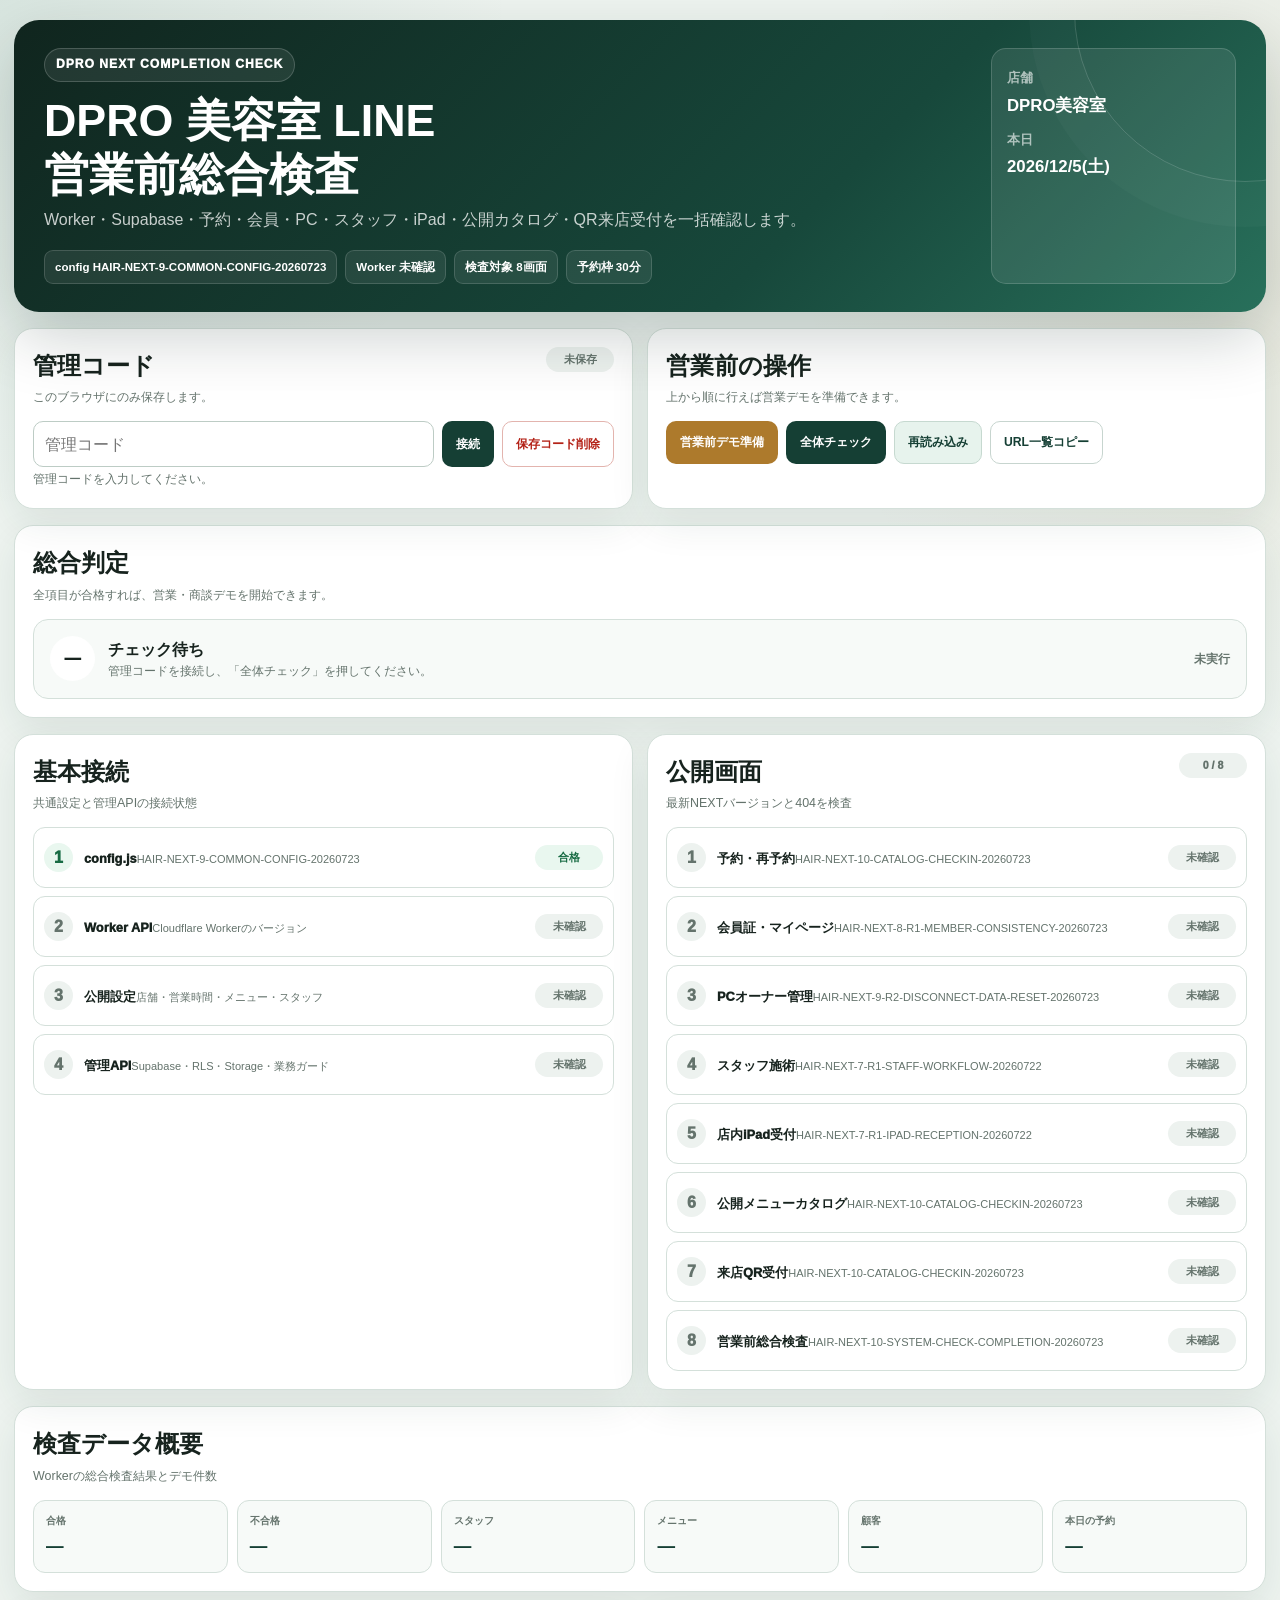
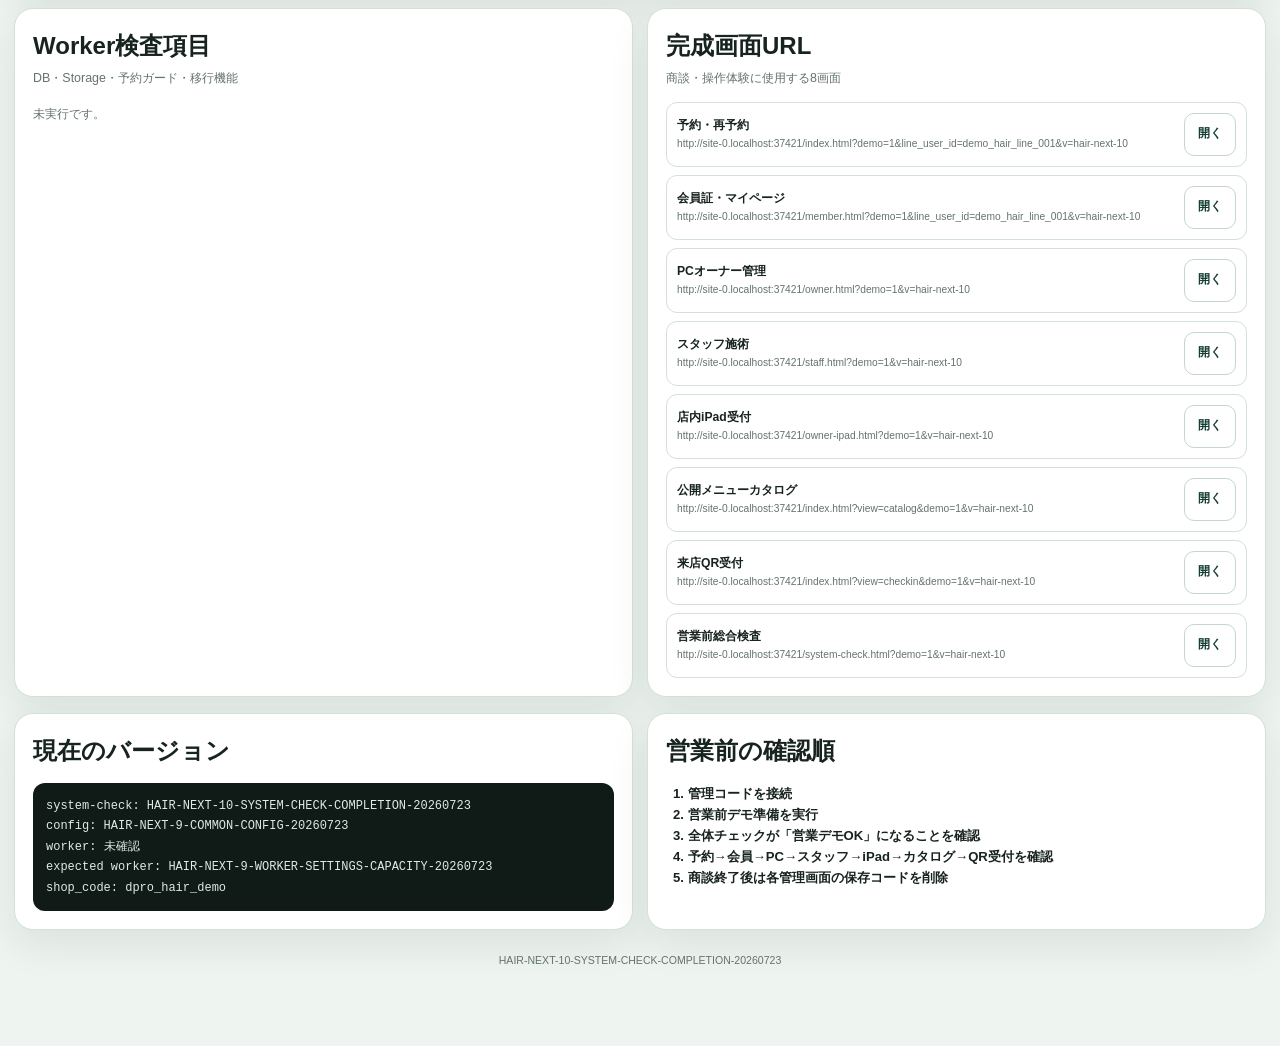
<file: system-check.html>
<!doctype html>
<html lang="ja">
<head>
<meta charset="utf-8">
<meta name="viewport" content="width=device-width,initial-scale=1,viewport-fit=cover">
<meta name="theme-color" content="#153f34">
<title>DPRO 美容室 LINE｜NEXT営業前総合検査</title>
<meta name="description" content="DPRO美容室LINEのWorker、Supabase、予約、会員、管理、スタッフ、iPad、カタログ、QR受付を一括検査します。">
<style>
:root{--bg:#eef4f0;--surface:#fff;--soft:#f7faf8;--ink:#17231e;--muted:#64736c;--line:#d4e0da;--brand:#153f34;--brand2:#28705b;--brandSoft:#e7f3ed;--gold:#ad7a2c;--goldSoft:#fbf2df;--ok:#176b43;--okSoft:#e9f7ef;--warn:#936000;--warnSoft:#fff5df;--err:#b42318;--errSoft:#fff0ee;--info:#245ca8;--infoSoft:#edf4ff;--shadow:0 14px 40px rgba(18,56,43,.09);--radius:19px;--max:1340px}
*{box-sizing:border-box}html{font-size:16px}body{margin:0;background:radial-gradient(circle at 0 0,rgba(40,112,91,.11),transparent 32rem),radial-gradient(circle at 100% 10%,rgba(173,122,44,.09),transparent 30rem),var(--bg);color:var(--ink);font-family:-apple-system,BlinkMacSystemFont,"Segoe UI","Hiragino Sans","Yu Gothic UI","Yu Gothic",Meiryo,sans-serif;line-height:1.6}button,input{font:inherit}[hidden]{display:none!important}
.shell{width:min(calc(100% - 28px),var(--max));margin:auto;padding:20px 0 55px}.hero{position:relative;overflow:hidden;padding:28px 30px;border-radius:25px;background:linear-gradient(135deg,#10251e,#17483b 64%,#28705b);color:#fff;box-shadow:0 25px 65px rgba(7,32,23,.2)}.hero:after{content:"";position:absolute;width:340px;height:340px;right:-150px;top:-180px;border:1px solid rgba(255,255,255,.16);border-radius:50%;box-shadow:0 0 0 45px rgba(255,255,255,.025)}.hero-row{position:relative;z-index:1;display:flex;justify-content:space-between;gap:22px;flex-wrap:wrap}.eyebrow{display:inline-flex;min-height:34px;align-items:center;padding:5px 11px;border:1px solid rgba(255,255,255,.18);border-radius:999px;background:rgba(255,255,255,.08);font-size:.76rem;font-weight:950;letter-spacing:.08em}h1{margin:12px 0 5px;font-size:clamp(1.7rem,4.5vw,2.8rem);line-height:1.2}.lead{margin:0;max-width:800px;color:rgba(255,255,255,.77)}.hero-meta{display:flex;gap:8px;flex-wrap:wrap;margin-top:18px}.chip{display:inline-flex;align-items:center;min-height:34px;padding:5px 10px;border:1px solid rgba(255,255,255,.15);border-radius:9px;background:rgba(255,255,255,.08);font-size:.72rem;font-weight:850}.shop-card{position:relative;z-index:1;min-width:245px;padding:15px;border:1px solid rgba(255,255,255,.16);border-radius:15px;background:rgba(255,255,255,.09)}.shop-card small{color:rgba(255,255,255,.62);font-weight:850}.shop-card b{display:block;margin-top:3px;font-size:1.05rem}
.grid{display:grid;gap:14px}.two{grid-template-columns:repeat(2,minmax(0,1fr))}.three{grid-template-columns:repeat(3,minmax(0,1fr))}.four{grid-template-columns:repeat(4,minmax(0,1fr))}.section{margin-top:16px}.card{padding:18px;border:1px solid var(--line);border-radius:var(--radius);background:#fff;box-shadow:var(--shadow)}.card h2,.card h3{margin:0}.head{display:flex;align-items:flex-start;justify-content:space-between;gap:12px;margin-bottom:13px}.help{margin-top:3px;color:var(--muted);font-size:.78rem}
.input{width:100%;min-height:46px;padding:9px 11px;border:1px solid #bdccc5;border-radius:10px;outline:none}.input:focus{border-color:var(--brand2);box-shadow:0 0 0 4px rgba(40,112,91,.1)}.actions{display:flex;gap:8px;flex-wrap:wrap}.btn{display:inline-flex;align-items:center;justify-content:center;min-height:43px;padding:8px 13px;border:1px solid transparent;border-radius:10px;background:#fff;cursor:pointer;font-size:.76rem;font-weight:900;text-decoration:none}.btn.primary{background:var(--brand);color:#fff}.btn.gold{background:var(--gold);color:#fff}.btn.soft{border-color:#c6d9d0;background:var(--brandSoft);color:var(--brand)}.btn.outline{border-color:#c7d5cf;color:var(--brand)}.btn.danger{border-color:#e3b4ae;color:var(--err)}.btn:disabled{opacity:.5;cursor:not-allowed}
.banner{display:grid;grid-template-columns:auto minmax(0,1fr) auto;gap:13px;align-items:center;padding:16px;border:1px solid var(--line);border-radius:15px;background:var(--soft)}.banner[data-state=ok]{border-color:#a9d5bd;background:var(--okSoft)}.banner[data-state=warning]{border-color:#e2ca89;background:var(--warnSoft)}.banner[data-state=error]{border-color:#e4aea7;background:var(--errSoft)}.banner[data-state=loading]{border-color:#a9c4ea;background:var(--infoSoft)}.banner-icon{display:grid;place-items:center;width:45px;height:45px;border-radius:50%;background:#fff;font-weight:950}.banner-title{font-size:1.02rem;font-weight:950}.banner-detail{color:var(--muted);font-size:.78rem}.banner-time{color:var(--muted);font-size:.72rem;font-weight:850}
.check-list{display:grid;gap:8px}.check{display:grid;grid-template-columns:31px minmax(0,1fr) auto;gap:9px;align-items:center;min-height:61px;padding:10px;border:1px solid var(--line);border-radius:12px;background:#fff}.check-dot{display:grid;place-items:center;width:29px;height:29px;border-radius:50%;background:#edf2ef;color:var(--muted);font-weight:950}.check[data-state=ok] .check-dot{background:var(--okSoft);color:var(--ok)}.check[data-state=warning] .check-dot{background:var(--warnSoft);color:var(--warn)}.check[data-state=error] .check-dot{background:var(--errSoft);color:var(--err)}.check[data-state=loading] .check-dot{background:var(--infoSoft);color:var(--info)}.check-label{font-size:.8rem;font-weight:950}.check-detail{color:var(--muted);font-size:.69rem;overflow-wrap:anywhere}.pill{min-width:68px;padding:4px 8px;border-radius:999px;background:#edf2ef;color:var(--muted);text-align:center;font-size:.66rem;font-weight:950}.check[data-state=ok] .pill{background:var(--okSoft);color:var(--ok)}.check[data-state=warning] .pill{background:var(--warnSoft);color:var(--warn)}.check[data-state=error] .pill{background:var(--errSoft);color:var(--err)}
.stats{display:grid;grid-template-columns:repeat(6,minmax(0,1fr));gap:9px}.stat{padding:12px;border:1px solid var(--line);border-radius:12px;background:var(--soft)}.stat small{display:block;color:var(--muted);font-size:.65rem;font-weight:850}.stat b{display:block;margin-top:3px;color:var(--brand);font-size:1.1rem}.item-list{display:grid;gap:7px;max-height:520px;overflow:auto}.api-item{display:grid;grid-template-columns:auto minmax(0,1fr) auto;gap:8px;align-items:center;padding:9px;border:1px solid var(--line);border-radius:10px}.api-icon{display:grid;place-items:center;width:27px;height:27px;border-radius:8px;background:var(--okSoft);color:var(--ok);font-weight:950}.api-item.err .api-icon{background:var(--errSoft);color:var(--err)}.api-item b{font-size:.74rem}.api-item small{display:block;color:var(--muted);font-size:.65rem}.version-box{padding:13px;border-radius:12px;background:#101b17;color:#dcebe4;font:12px/1.7 ui-monospace,SFMono-Regular,Menlo,Consolas,monospace;white-space:pre-wrap;overflow-wrap:anywhere}.links{display:grid;gap:8px}.link-row{display:grid;grid-template-columns:minmax(0,1fr) auto;gap:8px;align-items:center;padding:10px;border:1px solid var(--line);border-radius:11px}.link-row b{display:block;font-size:.76rem}.link-row small{display:block;color:var(--muted);font-size:.64rem;overflow-wrap:anywhere}footer{padding:22px;text-align:center;color:var(--muted);font-size:.66rem}
@media(max-width:1000px){.two,.three,.four{grid-template-columns:repeat(2,minmax(0,1fr))}.stats{grid-template-columns:repeat(3,minmax(0,1fr))}}@media(max-width:650px){.shell{width:min(calc(100% - 18px),var(--max));padding-top:9px}.hero{padding:21px 18px}.two,.three,.four,.stats{grid-template-columns:1fr}.banner{grid-template-columns:auto minmax(0,1fr)}.banner-time{grid-column:2}.check{grid-template-columns:30px minmax(0,1fr)}.pill{grid-column:2;justify-self:start}.shop-card{width:100%}}
</style>
</head>
<body>
<main class="shell">
<header class="hero">
 <div class="hero-row"><div><div class="eyebrow">DPRO NEXT COMPLETION CHECK</div><h1>DPRO 美容室 LINE<br>営業前総合検査</h1><p class="lead">Worker・Supabase・予約・会員・PC・スタッフ・iPad・公開カタログ・QR来店受付を一括確認します。</p><div class="hero-meta"><span class="chip" id="configChip">config確認中</span><span class="chip" id="workerChip">Worker未確認</span><span class="chip">検査対象 8画面</span><span class="chip">予約枠 30分</span></div></div><div class="shop-card"><small>店舗</small><b id="shopName">DPRO美容室</b><small style="display:block;margin-top:10px">本日</small><b id="todayLabel">確認中</b></div></div>
</header>

<section class="section grid two">
 <article class="card"><div class="head"><div><h2>管理コード</h2><div class="help">このブラウザにのみ保存します。</div></div><span class="pill" id="adminBadge">未保存</span></div><div class="actions"><input class="input" id="adminCode" type="password" inputmode="numeric" autocomplete="current-password" placeholder="管理コード" style="flex:1;min-width:170px"><button class="btn primary" id="connectButton" type="button">接続</button><button class="btn danger" id="clearButton" type="button">保存コード削除</button></div><div class="help" id="adminState">管理コードを入力してください。</div></article>
 <article class="card"><div class="head"><div><h2>営業前の操作</h2><div class="help">上から順に行えば営業デモを準備できます。</div></div></div><div class="actions"><button class="btn gold" id="demoPrepareButton" type="button">営業前デモ準備</button><button class="btn primary" id="runButton" type="button">全体チェック</button><button class="btn soft" id="reloadButton" type="button">再読み込み</button><button class="btn outline" id="copyButton" type="button">URL一覧コピー</button></div></article>
</section>

<section class="section card">
 <div class="head"><div><h2>総合判定</h2><div class="help">全項目が合格すれば、営業・商談デモを開始できます。</div></div></div>
 <div class="banner" id="overall" data-state="idle"><div class="banner-icon" id="overallIcon">—</div><div><div class="banner-title" id="overallTitle">チェック待ち</div><div class="banner-detail" id="overallDetail">管理コードを接続し、「全体チェック」を押してください。</div></div><div class="banner-time" id="overallTime">未実行</div></div>
</section>

<section class="section grid two">
 <article class="card"><div class="head"><div><h2>基本接続</h2><div class="help">共通設定と管理APIの接続状態</div></div></div><div class="check-list">
  <div class="check" id="checkConfig" data-state="idle"><span class="check-dot">1</span><span><b class="check-label">config.js</b><small class="check-detail">共通設定・期待Workerバージョン</small></span><span class="pill">未確認</span></div>
  <div class="check" id="checkWorker" data-state="idle"><span class="check-dot">2</span><span><b class="check-label">Worker API</b><small class="check-detail">Cloudflare Workerのバージョン</small></span><span class="pill">未確認</span></div>
  <div class="check" id="checkPublic" data-state="idle"><span class="check-dot">3</span><span><b class="check-label">公開設定</b><small class="check-detail">店舗・営業時間・メニュー・スタッフ</small></span><span class="pill">未確認</span></div>
  <div class="check" id="checkAdmin" data-state="idle"><span class="check-dot">4</span><span><b class="check-label">管理API</b><small class="check-detail">Supabase・RLS・Storage・業務ガード</small></span><span class="pill">未確認</span></div>
 </div></article>
 <article class="card"><div class="head"><div><h2>公開画面</h2><div class="help">最新NEXTバージョンと404を検査</div></div><span class="pill" id="screenBadge">0 / 8</span></div><div class="check-list" id="screenChecks"></div></article>
</section>

<section class="section card"><div class="head"><div><h2>検査データ概要</h2><div class="help">Workerの総合検査結果とデモ件数</div></div></div><div class="stats">
 <div class="stat"><small>合格</small><b id="statPassed">—</b></div><div class="stat"><small>不合格</small><b id="statFailed">—</b></div><div class="stat"><small>スタッフ</small><b id="statStaff">—</b></div><div class="stat"><small>メニュー</small><b id="statMenus">—</b></div><div class="stat"><small>顧客</small><b id="statCustomers">—</b></div><div class="stat"><small>本日の予約</small><b id="statReservations">—</b></div>
</div></section>

<section class="section grid two">
 <article class="card"><div class="head"><div><h2>Worker検査項目</h2><div class="help">DB・Storage・予約ガード・移行機能</div></div></div><div class="item-list" id="apiItems"><div class="help">未実行です。</div></div></article>
 <article class="card"><div class="head"><div><h2>完成画面URL</h2><div class="help">商談・操作体験に使用する8画面</div></div></div><div class="links" id="urlList"></div></article>
</section>

<section class="section grid two">
 <article class="card"><div class="head"><h2>現在のバージョン</h2></div><div class="version-box" id="versionBox">system-check: HAIR-NEXT-10-SYSTEM-CHECK-COMPLETION-20260723
config: 確認中
worker: 確認前
shop_code: dpro_hair_demo</div></article>
 <article class="card"><div class="head"><h2>営業前の確認順</h2></div><ol style="margin:0;padding-left:1.35rem;font-size:.82rem;font-weight:750"><li>管理コードを接続</li><li>営業前デモ準備を実行</li><li>全体チェックが「営業デモOK」になることを確認</li><li>予約→会員→PC→スタッフ→iPad→カタログ→QR受付を確認</li><li>商談終了後は各管理画面の保存コードを削除</li></ol></article>
</section>
<footer>HAIR-NEXT-10-SYSTEM-CHECK-COMPLETION-20260723</footer>
</main>
<script src="./config.js?v=hair-next-10"></script>
<script>
(()=>{
"use strict";
const VERSION="HAIR-NEXT-10-SYSTEM-CHECK-COMPLETION-20260723",EXPECTED_WORKER="HAIR-NEXT-9-WORKER-SETTINGS-CAPACITY-20260723",P=new URLSearchParams(location.search),DEMO=P.get("demo")==="1";
const $=s=>document.querySelector(s),C=()=>window.DPRO_HAIR;
const screens=[
 ["RESERVATION","予約・再予約","index.html?demo=1&line_user_id=demo_hair_line_001&v=hair-next-10","HAIR-NEXT-10-CATALOG-CHECKIN-20260723"],
 ["MEMBER","会員証・マイページ","member.html?demo=1&line_user_id=demo_hair_line_001&v=hair-next-10","HAIR-NEXT-8-R1-MEMBER-CONSISTENCY-20260723"],
 ["OWNER","PCオーナー管理","owner.html?demo=1&v=hair-next-10","HAIR-NEXT-9-R2-DISCONNECT-DATA-RESET-20260723"],
 ["STAFF","スタッフ施術","staff.html?demo=1&v=hair-next-10","HAIR-NEXT-7-R1-STAFF-WORKFLOW-20260722"],
 ["IPAD","店内iPad受付","owner-ipad.html?demo=1&v=hair-next-10","HAIR-NEXT-7-R1-IPAD-RECEPTION-20260722"],
 ["CATALOG","公開メニューカタログ","index.html?view=catalog&demo=1&v=hair-next-10","HAIR-NEXT-10-CATALOG-CHECKIN-20260723"],
 ["CHECKIN","来店QR受付","index.html?view=checkin&demo=1&v=hair-next-10","HAIR-NEXT-10-CATALOG-CHECKIN-20260723"],
 ["SYSTEM","営業前総合検査","system-check.html?demo=1&v=hair-next-10",VERSION]
];
let lastSystem=null,lastHealth=null;
function e(v){return C()?.utils?.escapeHtml?.(v??"")??String(v??"")}
function stamp(){return new Intl.DateTimeFormat("ja-JP",{dateStyle:"short",timeStyle:"medium"}).format(new Date())}
function setCheck(id,state,detail){const row=$("#"+id);row.dataset.state=state;row.querySelector(".pill").textContent=state==="ok"?"合格":state==="error"?"不合格":state==="warning"?"注意":"確認中";if(detail)row.querySelector(".check-detail").textContent=detail}
function setOverall(state,title,detail){$("#overall").dataset.state=state;$("#overallIcon").textContent=state==="ok"?"✓":state==="error"?"×":state==="warning"?"!":"…";$("#overallTitle").textContent=title;$("#overallDetail").textContent=detail;$("#overallTime").textContent=stamp()}
function updateAdmin(){const saved=C()?.admin?.getCode?.()||"";$("#adminCode").value=saved||(DEMO?"1234":"");$("#adminBadge").textContent=saved?"保存済み":"未保存";$("#adminState").textContent=saved?"管理コードを保存しています。":"管理コードを入力してください。"}
function renderScreens(){$("#screenChecks").innerHTML=screens.map((x,i)=>`<div class="check" id="screen${x[0]}" data-state="idle"><span class="check-dot">${i+1}</span><span><b class="check-label">${e(x[1])}</b><small class="check-detail">${e(x[3])}</small></span><span class="pill">未確認</span></div>`).join("");$("#urlList").innerHTML=screens.map(x=>`<div class="link-row"><span><b>${e(x[1])}</b><small>${e(new URL(x[2],document.baseURI||location.href).href)}</small></span><a class="btn outline" target="_blank" rel="noopener" href="${e(x[2])}">開く</a></div>`).join("")}
async function checkScreen(x){const row=$("#screen"+x[0]);row.dataset.state="loading";row.querySelector(".pill").textContent="確認中";try{const res=await fetch(x[2]+(x[2].includes("?")?"&":"?")+"_check="+Date.now(),{cache:"no-store"});const text=await res.text();const ok=res.ok&&text.includes(x[3]);setCheck("screen"+x[0],ok?"ok":"error",ok?x[3]:`HTTP ${res.status}／期待バージョン未検出`);return ok}catch(err){setCheck("screen"+x[0],"error",err.message);return false}}
function renderApiItems(data){const items=data?.items||[];$("#apiItems").innerHTML=items.length?items.map(x=>`<div class="api-item ${x.ok?"":"err"}"><span class="api-icon">${x.ok?"✓":"×"}</span><span><b>${e(x.label||x.key)}</b><small>${e(x.detail||"")}</small></span><span class="pill">${x.ok?"合格":"不合格"}</span></div>`).join(""):'<div class="help">検査項目がありません。</div>';const counts=data?.counts||data?.database?.counts||{};$("#statPassed").textContent=data?.passed??"—";$("#statFailed").textContent=data?.failed??"—";$("#statStaff").textContent=counts.staff??"—";$("#statMenus").textContent=counts.menus??"—";$("#statCustomers").textContent=counts.customers??"—";$("#statReservations").textContent=counts.today_reservations??counts.reservations??"—"}
function versions(){$("#configChip").textContent=`config ${C()?.config?.VERSION||"未読込"}`;$("#workerChip").textContent=`Worker ${lastHealth?.version||"未確認"}`;$("#versionBox").textContent=`system-check: ${VERSION}\nconfig: ${C()?.config?.VERSION||"未読込"}\nworker: ${lastHealth?.version||"未確認"}\nexpected worker: ${EXPECTED_WORKER}\nshop_code: ${C()?.shop?.getCode?.()||"dpro_hair_demo"}`}
async function connect(){const code=$("#adminCode").value.trim();if(!code){$("#adminState").textContent="管理コードを入力してください。";return}C().admin.saveCode(code);$("#adminState").textContent="接続確認中です。";try{await C().api.systemCheck();$("#adminBadge").textContent="接続済み";$("#adminState").textContent="管理APIへ接続しました。";setCheck("checkAdmin","ok","管理コード認証に成功")}catch(err){C().admin.clearCode();$("#adminBadge").textContent="未保存";$("#adminState").textContent=C().utils.errorMessage(err);setCheck("checkAdmin","error",C().utils.errorMessage(err))}}
function clearCode(){C().admin.clearCode();$("#adminCode").value="";$("#adminBadge").textContent="未保存";$("#adminState").textContent="保存した管理コードを削除しました。"}
async function runChecks(){if(!C()?.admin?.hasCode?.()){await connect();if(!C().admin.hasCode())return}$("#runButton").disabled=true;setOverall("loading","検査中","Worker・DB・8画面を確認しています。");["checkConfig","checkWorker","checkPublic","checkAdmin"].forEach(id=>setCheck(id,"loading"));try{setCheck("checkConfig",C().config.VERSION==="HAIR-NEXT-9-COMMON-CONFIG-20260723"?"ok":"warning",C().config.VERSION);lastHealth=await C().api.verifyWorker();setCheck("checkWorker",lastHealth.version===EXPECTED_WORKER?"ok":"error",lastHealth.version);const config=await C().api.publicConfig();$("#shopName").textContent=config.shop?.shop_name||"DPRO美容室";setCheck("checkPublic",config.menus?.length&&config.staff?.length?"ok":"warning",`メニュー ${config.menus?.length||0}件／スタッフ ${config.staff?.length||0}名`);lastSystem=await C().api.systemCheck();renderApiItems(lastSystem);setCheck("checkAdmin",lastSystem.all_ok?"ok":"error",`${lastSystem.passed||0}合格／${lastSystem.failed||0}不合格`);const results=await Promise.all(screens.map(checkScreen));const screenPassed=results.filter(Boolean).length;$("#screenBadge").textContent=`${screenPassed} / ${screens.length}`;const ok=lastSystem.all_ok&&lastHealth.version===EXPECTED_WORKER&&screenPassed===screens.length;setOverall(ok?"ok":"error",ok?"営業デモOK・完成確認済み":"要確認項目があります",ok?"全API・全画面が最新NEXT仕様で合格しました。":"不合格項目を確認してください。");versions()}catch(err){setOverall("error","検査に失敗しました",C().utils.errorMessage(err));setCheck("checkAdmin","error",C().utils.errorMessage(err))}finally{$("#runButton").disabled=false}}
async function demoPrepare(){if(!C()?.admin?.hasCode?.()){await connect();if(!C().admin.hasCode())return}const b=$("#demoPrepareButton"),old=b.textContent;b.disabled=true;b.textContent="準備中...";setOverall("loading","デモ準備中","デモデータを安全に初期化しています。");try{await C().api.demoPrepare();await runChecks()}catch(err){setOverall("error","デモ準備に失敗しました",C().utils.errorMessage(err))}finally{b.disabled=false;b.textContent=old}}
async function copyUrls(){const text=screens.map(x=>`${x[1]}\n${new URL(x[2],document.baseURI||location.href).href}`).join("\n\n");await C().utils.copyText(text);$("#overallDetail").textContent="完成画面URLをコピーしました。"}
function bind(){$("#connectButton").onclick=connect;$("#clearButton").onclick=clearCode;$("#runButton").onclick=runChecks;$("#demoPrepareButton").onclick=demoPrepare;$("#reloadButton").onclick=()=>location.reload();$("#copyButton").onclick=copyUrls}
function init(){if(!window.DPRO_HAIR){setOverall("error","config.jsを読み込めません","GitHub配置を確認してください。");return}$("#todayLabel").textContent=C().utils.formatDate(C().utils.todayISO(),{weekday:"short"});renderScreens();bind();updateAdmin();versions();setCheck("checkConfig","ok",C().config.VERSION)}
document.readyState==="loading"?document.addEventListener("DOMContentLoaded",init):init();
})();
</script>
</body>
</html>
</file>
<file: guide-center.css>
:root{
  --bg:#edf2ef;--surface:#fff;--surface2:#f7faf8;--ink:#17221d;--muted:#66756e;--line:#d7e2dc;
  --brand:#153f34;--brand2:#26705c;--soft:#e6f3ed;--gold:#a97a30;--warn:#8a5700;--warnbg:#fff5df;
  --danger:#b42318;--shadow:0 14px 38px rgba(20,58,47,.09);--radius:18px;
}
*{box-sizing:border-box}
html{font-size:16px;scroll-behavior:smooth}
body{margin:0;min-height:100vh;background:radial-gradient(circle at 100% 0,rgba(38,112,92,.09),transparent 30rem),var(--bg);color:var(--ink);font-family:-apple-system,BlinkMacSystemFont,"Segoe UI","Hiragino Sans","Yu Gothic UI","Yu Gothic",Meiryo,sans-serif;line-height:1.65;-webkit-font-smoothing:antialiased}
button,input,a{font:inherit}
a{color:inherit}
button,a{-webkit-tap-highlight-color:transparent}
button{color:inherit}
[hidden]{display:none!important}
.skip-link{position:fixed;left:14px;top:-60px;z-index:1000;padding:10px 14px;border-radius:10px;background:#fff;color:var(--brand);font-weight:900;box-shadow:var(--shadow)}
.skip-link:focus{top:14px}
.guide-header{position:sticky;top:0;z-index:30;border-bottom:1px solid rgba(215,226,220,.95);background:rgba(248,251,249,.94);backdrop-filter:blur(14px)}
.guide-header__inner{width:min(1180px,calc(100% - 30px));min-height:78px;margin:auto;display:flex;align-items:center;justify-content:space-between;gap:18px}
.brand{display:flex;align-items:center;gap:12px;min-width:0}.brand__mark{display:grid;place-items:center;width:42px;height:42px;flex:0 0 auto;border-radius:13px;background:var(--brand);color:#fff;font-weight:950}.brand h1{margin:1px 0 0;font-size:1.25rem;line-height:1.2}.eyebrow{margin:0;color:var(--brand2);font-size:.7rem;font-weight:950;letter-spacing:.1em}
.header-actions{display:flex;gap:8px;flex-wrap:wrap;justify-content:flex-end}
.button{display:inline-flex;align-items:center;justify-content:center;min-height:42px;padding:8px 14px;border:1px solid transparent;border-radius:11px;text-decoration:none;font-size:.82rem;font-weight:900;cursor:pointer}
.button--primary{background:var(--brand);color:#fff}.button--ghost{border-color:var(--line);background:#fff;color:var(--brand)}.button--soft{border-color:#bfd3c9;background:var(--soft);color:var(--brand)}
.button:focus-visible,.category-button:focus-visible,.article-card:focus-visible,.back-button:focus-visible,input:focus-visible,summary:focus-visible{outline:3px solid rgba(38,112,92,.32);outline-offset:2px}
.guide-shell{width:min(1180px,calc(100% - 30px));margin:0 auto;padding:24px 0 56px}
.guide-hero{display:grid;grid-template-columns:minmax(0,1.4fr) minmax(310px,.6fr);gap:18px;align-items:center;padding:27px;border-radius:24px;background:linear-gradient(135deg,#103128,#1b5a49 72%,#2c755f);color:#fff;box-shadow:0 20px 50px rgba(21,63,52,.17)}
.guide-hero .eyebrow{color:#a9dcc9}.guide-hero h2{margin:7px 0 8px;font-size:clamp(1.65rem,4vw,2.55rem);line-height:1.25}.guide-hero p:not(.eyebrow){max-width:760px;margin:0;color:rgba(255,255,255,.82);font-size:.93rem}
.guide-counts{display:grid;grid-template-columns:repeat(3,1fr);gap:8px}.guide-counts div{padding:15px 8px;border:1px solid rgba(255,255,255,.13);border-radius:14px;background:rgba(255,255,255,.08);text-align:center}.guide-counts strong{display:block;font-size:1.65rem}.guide-counts span{font-size:.72rem;color:rgba(255,255,255,.72);font-weight:850}
.search-card{margin-top:16px;padding:17px;border:1px solid var(--line);border-radius:18px;background:#fff;box-shadow:var(--shadow)}.search-card label{display:block;margin-bottom:7px;font-size:.85rem;font-weight:950}.search-row{display:grid;grid-template-columns:minmax(0,1fr) auto;gap:8px}.search-row input{width:100%;min-height:48px;padding:10px 13px;border:1px solid #bacbc2;border-radius:12px;background:#fff;color:var(--ink);outline:none}.search-help{margin:7px 0 0;color:var(--muted);font-size:.72rem}.search-help kbd{padding:1px 5px;border:1px solid var(--line);border-bottom-width:2px;border-radius:5px;background:var(--surface2);font-size:.68rem}
.error-panel{margin-top:16px;padding:14px 16px;border:1px solid #e6b6ae;border-radius:14px;background:#fff0ee;color:var(--danger);font-weight:800}
.guide-layout{display:grid;grid-template-columns:255px minmax(0,1fr);gap:18px;margin-top:18px;align-items:start}.guide-layout>*{min-width:0}
.category-panel{position:sticky;top:96px;min-width:0;max-width:100%;padding:15px;border:1px solid var(--line);border-radius:18px;background:#fff;box-shadow:var(--shadow)}.category-panel__head{display:flex;align-items:flex-end;justify-content:space-between;gap:8px;margin-bottom:11px}.category-panel h2{margin:0;font-size:1rem}.result-summary{color:var(--muted);font-size:.65rem;font-weight:850;text-align:right}
.category-list{display:grid;gap:6px;min-width:0;max-width:100%}.category-button{width:100%;display:grid;grid-template-columns:1fr auto;gap:8px;align-items:center;min-height:44px;padding:8px 10px;border:1px solid transparent;border-radius:11px;background:transparent;text-align:left;cursor:pointer;font-size:.78rem;font-weight:850}.category-button:hover,.category-button[aria-pressed="true"]{border-color:#bdd1c7;background:var(--soft);color:var(--brand)}.category-button span:last-child{min-width:25px;padding:1px 7px;border-radius:999px;background:#eef3f0;color:var(--muted);text-align:center;font-size:.66rem}
.guide-content{min-width:0;display:grid;gap:24px}.section-head{display:flex;align-items:end;justify-content:space-between;gap:12px;margin-bottom:11px}.section-head h2{margin:3px 0 0;font-size:1.4rem}
.article-grid{display:grid;grid-template-columns:repeat(2,minmax(0,1fr));gap:11px}.article-card{display:block;width:100%;min-width:0;padding:17px;border:1px solid var(--line);border-radius:16px;background:#fff;box-shadow:0 8px 22px rgba(21,54,43,.055);text-align:left;cursor:pointer}.article-card:hover{border-color:#aac9ba;transform:translateY(-1px)}.article-card__meta{display:flex;align-items:center;justify-content:space-between;gap:8px;color:var(--brand2);font-size:.68rem;font-weight:950}.article-card h3{margin:8px 0 5px;font-size:1rem;line-height:1.45}.article-card p{margin:0;color:var(--muted);font-size:.78rem}.article-card__open{display:inline-block;margin-top:11px;color:var(--brand2);font-size:.73rem;font-weight:900}
.empty-state{padding:26px;border:1px dashed #bfcfc7;border-radius:15px;background:rgba(255,255,255,.7);color:var(--muted);text-align:center;font-size:.82rem}
.article-detail{padding:22px;border:1px solid var(--line);border-radius:20px;background:#fff;box-shadow:var(--shadow)}.back-button{padding:0;border:0;background:transparent;color:var(--brand2);cursor:pointer;font-size:.78rem;font-weight:900}.article-detail__head{display:flex;justify-content:space-between;gap:14px;margin-top:14px}.article-detail h2{margin:5px 0 7px;font-size:clamp(1.35rem,3vw,1.85rem);line-height:1.35}.article-detail__summary{margin:0;color:var(--muted);font-size:.88rem}.role-badge{align-self:flex-start;flex:0 0 auto;padding:5px 9px;border-radius:999px;background:var(--soft);color:var(--brand);font-size:.68rem;font-weight:950}
.step-list{display:grid;gap:9px;margin:20px 0 0;padding:0;list-style:none;counter-reset:step}.step-list li{counter-increment:step;display:grid;grid-template-columns:34px minmax(0,1fr);gap:10px;align-items:start;padding:12px;border:1px solid var(--line);border-radius:13px;background:var(--surface2);font-size:.84rem}.step-list li:before{content:counter(step);display:grid;place-items:center;width:31px;height:31px;border-radius:50%;background:var(--brand);color:#fff;font-weight:950}
.caution{margin-top:14px;padding:12px 14px;border:1px solid #ead09a;border-radius:13px;background:var(--warnbg);color:#714a07;font-size:.8rem;font-weight:760}.target-links{display:flex;gap:8px;flex-wrap:wrap;margin-top:17px}.target-link{display:inline-flex;align-items:center;min-height:40px;padding:7px 11px;border:1px solid #bfd3c9;border-radius:10px;background:#fff;color:var(--brand);text-decoration:none;font-size:.76rem;font-weight:900}.target-link:hover{background:var(--soft)}
.faq-section{padding-top:4px}.faq-list{display:grid;gap:8px}.faq-item{border:1px solid var(--line);border-radius:14px;background:#fff;overflow:hidden}.faq-item summary{position:relative;cursor:pointer;padding:14px 48px 14px 15px;font-size:.84rem;font-weight:900;list-style:none}.faq-item summary::-webkit-details-marker{display:none}.faq-item summary:after{content:"＋";position:absolute;right:15px;top:50%;transform:translateY(-50%);color:var(--brand2);font-size:1.2rem}.faq-item[open] summary:after{content:"−"}.faq-answer{padding:0 15px 15px;color:var(--muted);font-size:.82rem}.faq-targets{display:flex;gap:7px;flex-wrap:wrap;margin-top:10px}
.guide-footer{width:min(1180px,calc(100% - 30px));margin:0 auto 30px;padding-top:16px;border-top:1px solid var(--line);display:flex;justify-content:space-between;gap:12px;color:var(--muted);font-size:.7rem}
@media(max-width:900px){
  .guide-hero{grid-template-columns:1fr}.guide-layout{grid-template-columns:1fr}.category-panel{position:static}.category-list{display:flex;max-width:100%;overflow-x:auto;overflow-y:hidden;padding-bottom:3px}.category-button{width:auto;min-width:max-content;grid-template-columns:auto auto}.article-grid{grid-template-columns:1fr}
}
@media(max-width:640px){
  .guide-header__inner{width:min(100% - 20px,1180px);min-height:auto;padding:11px 0;align-items:flex-start}.brand__mark{width:37px;height:37px}.brand h1{font-size:1.05rem}.header-actions{gap:5px}.header-actions .button{min-height:37px;padding:7px 9px;font-size:.69rem}
  .guide-shell{width:min(100% - 20px,1180px);padding-top:12px}.guide-hero{padding:20px;border-radius:19px}.guide-hero h2{font-size:1.55rem}.guide-counts strong{font-size:1.35rem}.guide-counts span{font-size:.65rem}
  .search-card{padding:13px}.search-row{grid-template-columns:1fr}.search-row .button{width:100%}.category-panel{padding:12px}.article-detail{padding:17px}.article-detail__head{display:grid}.role-badge{justify-self:start}.guide-footer{width:min(100% - 20px,1180px);display:grid}
}
@media(prefers-reduced-motion:reduce){*{scroll-behavior:auto!important;transition:none!important}}
</file>
<file: tutorial-first10.css>
/* DPRO TUTORIAL HAIR / R3 FIRST10 STANDARD V1.1
   Tutorial-only UI. Dedicated drag handle + explicit Close. */
.dpro-tutorial-actions{display:flex;align-items:center;gap:7px;flex-wrap:wrap;justify-content:flex-end}
.dpro-tutorial-launcher,.dpro-guide-center-link{min-height:38px;padding:7px 11px;border-radius:10px;border:1px solid #c3d7cd;background:#fff;color:#153f34;font:850 .74rem/1.2 -apple-system,BlinkMacSystemFont,"Segoe UI","Hiragino Sans","Yu Gothic UI","Yu Gothic",Meiryo,sans-serif;cursor:pointer;white-space:nowrap}
.dpro-tutorial-launcher{background:#153f34;color:#fff;border-color:#153f34;box-shadow:0 6px 16px rgba(21,63,52,.14)}
.dpro-tutorial-launcher:focus-visible,.dpro-guide-center-link:focus-visible,.dpro-tutorial-card button:focus-visible,.dpro-tutorial-card__drag-handle:focus-visible{outline:3px solid rgba(38,112,92,.34);outline-offset:2px}
.dpro-tutorial-shield{position:fixed;inset:0;z-index:2147483000;background:rgba(7,22,17,.08);pointer-events:auto}
.dpro-tutorial-highlight{position:fixed;z-index:2147483001;pointer-events:none;border:3px solid #f4bd55;border-radius:14px;background:rgba(255,255,255,.03);box-shadow:0 0 0 9999px rgba(5,19,14,.58),0 0 0 6px rgba(244,189,85,.2);transition:top .18s ease,left .18s ease,width .18s ease,height .18s ease,opacity .12s ease}
.dpro-tutorial-highlight[hidden]{display:none!important}
.dpro-tutorial-card{position:fixed;z-index:2147483002;width:min(430px,calc(100vw - 24px));max-height:min(680px,calc(100vh - 24px));overflow:auto;padding:18px;border:1px solid #cbdad2;border-radius:18px;background:#fff;color:#17221d;box-shadow:0 24px 70px rgba(4,24,17,.34);font-family:-apple-system,BlinkMacSystemFont,"Segoe UI","Hiragino Sans","Yu Gothic UI","Yu Gothic",Meiryo,sans-serif;line-height:1.6}
.dpro-tutorial-card__top{display:grid;grid-template-columns:minmax(0,1fr) auto;gap:8px 10px;align-items:start}
.dpro-tutorial-card__chapter{color:#26705c;font-size:.68rem;font-weight:950;letter-spacing:.08em;align-self:center}
.dpro-tutorial-card__tools{display:flex;align-items:center;justify-content:flex-end;gap:6px;flex-wrap:wrap}
.dpro-tutorial-card.is-dragging{user-select:none}
.dpro-tutorial-card__drag-handle{display:inline-flex;align-items:center;justify-content:center;min-width:70px;min-height:34px;padding:5px 9px;border:1px dashed #88aa9a;border-radius:999px;background:#eef6f2;color:#153f34;font-size:.66rem;font-weight:950;line-height:1;cursor:grab;touch-action:none;user-select:none;-webkit-user-select:none}
.dpro-tutorial-card.is-dragging .dpro-tutorial-card__drag-handle{cursor:grabbing;background:#dfeee7}
.dpro-tutorial-card__close{min-height:34px!important;padding:5px 9px!important;border-color:#d4ddd8!important;background:#fff!important;color:#596861!important;font-size:.66rem!important}
.dpro-tutorial-card__progress{grid-column:1/-1;display:flex;align-items:center;justify-content:flex-end;gap:8px;color:#66756e;font-size:.69rem;font-weight:900}
.dpro-tutorial-card__bar{width:112px;height:6px;border-radius:999px;background:#e7eeea;overflow:hidden}
.dpro-tutorial-card__bar>span{display:block;height:100%;border-radius:999px;background:#26705c;transition:width .18s ease}
.dpro-tutorial-card h3{margin:10px 0 0;font-size:1.18rem;line-height:1.35}
.dpro-tutorial-card__body{margin:9px 0 0;color:#34443d;font-size:.86rem}
.dpro-tutorial-card__safety{margin-top:11px;padding:9px 10px;border:1px solid #ead7ae;border-radius:11px;background:#fff8e9;color:#71521f;font-size:.72rem}
.dpro-tutorial-card__missing{margin-top:9px;padding:8px 10px;border-radius:10px;background:#f1f4f2;color:#607068;font-size:.7rem}
.dpro-tutorial-card__controls{display:flex;align-items:center;justify-content:space-between;gap:8px;margin-top:15px;padding-top:13px;border-top:1px solid #e2e9e5}
.dpro-tutorial-card__left,.dpro-tutorial-card__right{display:flex;gap:7px;flex-wrap:wrap}
.dpro-tutorial-card button{min-height:38px;padding:7px 11px;border:1px solid #c6d5ce;border-radius:9px;background:#fff;color:#153f34;cursor:pointer;font-size:.73rem;font-weight:900}
.dpro-tutorial-card button[data-role="next"]{border-color:#153f34;background:#153f34;color:#fff}
.dpro-tutorial-card button[data-role="skip"]{color:#7f5c20;border-color:#e4cf9d;background:#fffaf0}
.dpro-tutorial-card button:disabled{opacity:.45;cursor:not-allowed}
.dpro-tutorial-toast{position:fixed;z-index:2147482999;right:18px;bottom:18px;max-width:min(360px,calc(100vw - 36px));padding:11px 13px;border:1px solid #c9d8d1;border-radius:12px;background:#fff;color:#34443d;box-shadow:0 12px 34px rgba(20,58,47,.16);font-size:.76rem;font-weight:850}
.dpro-tutorial-toast[hidden]{display:none!important}
@media(max-width:760px){
  .dpro-tutorial-actions{gap:5px}.dpro-tutorial-launcher,.dpro-guide-center-link{min-height:36px;padding:6px 8px;font-size:.68rem}.dpro-guide-center-link{display:none}
  .dpro-tutorial-card{left:8px!important;right:8px!important;bottom:8px!important;top:auto!important;width:auto;max-height:min(62vh,560px);padding:15px;border-radius:17px}
  .dpro-tutorial-card__top{grid-template-columns:minmax(0,1fr) auto}.dpro-tutorial-card__tools{max-width:180px}.dpro-tutorial-card__drag-handle,.dpro-tutorial-card__close{min-height:36px!important}.dpro-tutorial-card__bar{width:78px}.dpro-tutorial-highlight{border-radius:11px}
}
@media(max-width:340px){.dpro-tutorial-card__tools{gap:4px}.dpro-tutorial-card__drag-handle{min-width:60px;padding-inline:7px}.dpro-tutorial-card__close{padding-inline:7px!important}.dpro-tutorial-card__controls{align-items:flex-end}.dpro-tutorial-card__right{justify-content:flex-end}}
@media(prefers-reduced-motion:reduce){.dpro-tutorial-highlight,.dpro-tutorial-card__bar>span{transition:none}}

/* R3 MOBILE OVERFLOW FIX V1.1: keep the owner admin-code row inside the viewport. */
@media(max-width:760px){
  body.hair-operation-owner #topAdminCodeForm,
  body.hair-operation-owner #topAdminConnectionStatus{
    width:100%!important;
    max-width:100%!important;
    min-width:0!important;
    box-sizing:border-box;
  }
  body.hair-operation-owner #topAdminCodeForm .top-admin-code__input{
    flex:1 1 0!important;
    width:0!important;
    min-width:0!important;
  }
  body.hair-operation-owner #topAdminCodeForm .top-admin-code__save,
  body.hair-operation-owner #topAdminCodeForm .top-admin-code__clear{
    flex:0 1 auto!important;
    min-width:0!important;
    padding-left:8px!important;
    padding-right:8px!important;
  }
  body.hair-operation-owner #topAdminConnectionStatus{
    overflow-wrap:anywhere;
  }
}

/* R3 NARROW LAUNCHER FIX V1.2: keep tutorial entry inside 320px topbar. */
@media(max-width:340px){
  body.hair-operation-owner .dpro-tutorial-actions{
    flex:0 1 96px!important;
    width:96px!important;
    max-width:96px!important;
    min-width:0!important;
  }
  body.hair-operation-owner #dproTutorialLauncher{
    width:96px!important;
    max-width:96px!important;
    min-width:0!important;
    padding:5px 6px!important;
    white-space:normal!important;
    line-height:1.15!important;
    text-align:center;
  }
}
</file>
